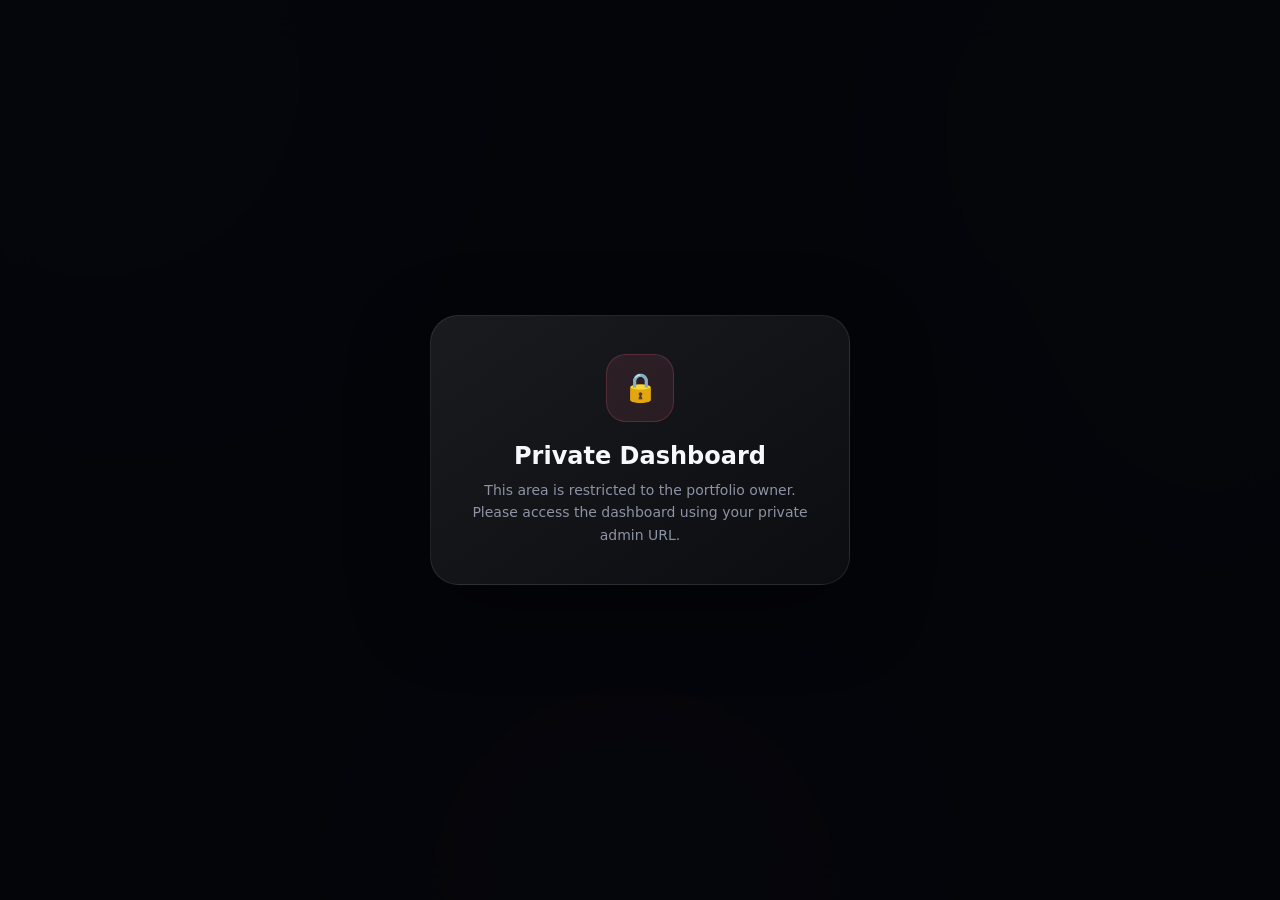
<file: admin/index.html>
<!DOCTYPE html>
<html lang="en">
<head>
    <meta charset="UTF-8">
    <meta name="viewport" content="width=device-width, initial-scale=1.0">
    <meta name="robots" content="noindex, nofollow, noarchive">
    <title>Kurt Allen | ADMIN: Web Analytics</title>

    <link rel="icon" type="image/png" href="favicon.png">

    <style>

        *, *::before, *::after { box-sizing: border-box; margin: 0; padding: 0; }

        :root {
            --bg: #05060a;
            --bg-soft: #090b12;
            --glass: rgba(255, 255, 255, 0.055);
            --glass-strong: rgba(255, 255, 255, 0.085);
            --border: rgba(255, 255, 255, 0.09);
            --border-hover: rgba(255, 255, 255, 0.16);
            --text: #f7f8fb;
            --muted: #8d93a4;
            --muted-light: #b6bbc8;
            --accent: #8b5cf6;
            --accent-2: #6366f1;
            --cyan: #22d3ee;
            --green: #34d399;
            --yellow: #fbbf24;
            --red: #fb7185;
            --shadow: 0 24px 80px rgba(0, 0, 0, 0.42);
            --radius: 22px;
            --radius-small: 14px;
        }

        html { scroll-behavior: smooth; }

        body {
            min-height: 100vh;
            background:
                radial-gradient(circle at 10% 10%, rgba(99, 102, 241, 0.15), transparent 30%),
                radial-gradient(circle at 90% 15%, rgba(34, 211, 238, 0.09), transparent 28%),
                radial-gradient(circle at 50% 100%, rgba(139, 92, 246, 0.12), transparent 35%),
                var(--bg);
            color: var(--text);
            font-family: Inter, ui-sans-serif, system-ui, -apple-system, BlinkMacSystemFont, "Segoe UI", sans-serif;
            overflow-x: hidden;
        }

        body::before {
            content: ""; position: fixed; inset: 0; pointer-events: none; opacity: 0.025;
            background-image: url("data:image/svg+xml,%3Csvg viewBox='0 0 160 160' xmlns='http://www.w3.org/2000/svg'%3E%3Cfilter id='n'%3E%3CfeTurbulence type='fractalNoise' baseFrequency='.9' numOctaves='3' stitchTiles='stitch'/%3E%3C/filter%3E%3Crect width='100%25' height='100%25' filter='url(%23n)' opacity='.8'/%3E%3C/svg%3E");
            z-index: 9999;
        }

        a { color: inherit; text-decoration: none; }
        button { font: inherit; }

        .orb { position: fixed; border-radius: 999px; filter: blur(90px); pointer-events: none; z-index: -1; opacity: 0.25; }
        .orb.one { width: 340px; height: 340px; background: rgba(99, 102, 241, 0.45); top: -120px; left: -120px; }
        .orb.two { width: 300px; height: 300px; background: rgba(34, 211, 238, 0.25); right: -100px; top: 30%; }
        .orb.three { width: 360px; height: 360px; background: rgba(139, 92, 246, 0.3); bottom: -160px; left: 35%; }

        #accessDenied {
            position: fixed; inset: 0; display: none; align-items: center; justify-content: center; padding: 24px;
            background: rgba(5, 6, 10, 0.94); backdrop-filter: blur(20px); -webkit-backdrop-filter: blur(20px); z-index: 10000;
        }

        .lock-card {
            width: min(420px, 100%); padding: 38px; border: 1px solid var(--border); border-radius: 28px;
            background: linear-gradient(145deg, rgba(255,255,255,.09), rgba(255,255,255,.035)); box-shadow: var(--shadow); text-align: center;
        }
        .lock-icon { width: 68px; height: 68px; margin: 0 auto 20px; display: grid; place-items: center; border-radius: 20px; background: rgba(251,113,133,.1); border: 1px solid rgba(251,113,133,.2); font-size: 28px; }
        .lock-card h1 { font-size: 24px; margin-bottom: 9px; }
        .lock-card p { color: var(--muted); line-height: 1.6; font-size: 14px; }

        .app { width: min(1440px, calc(100% - 40px)); margin: 0 auto; padding: 32px 0 70px; }

        .header { display: flex; align-items: center; justify-content: space-between; gap: 20px; margin-bottom: 28px; flex-wrap: wrap; }
        .brand { display: flex; align-items: center; gap: 15px; }
        .brand-mark { width: 48px; height: 48px; display: grid; place-items: center; border-radius: 100%; box-shadow: 0 10px 30px rgba(99,102,241,.25); font-weight: 800; }
        .brand-mark img { width: inherit; height: inherit; border-radius: 100%; }
        .brand-text h1 { font-size: 19px; letter-spacing: -0.03em; }
        .brand-text p { color: var(--muted); font-size: 12px; margin-top: 2px; }

        .header-actions { display: flex; align-items: center; gap: 10px; flex-wrap: wrap; }
        .status-pill { display: flex; align-items: center; gap: 8px; padding: 9px 13px; border-radius: 999px; border: 1px solid rgba(52,211,153,.16); background: rgba(52,211,153,.07); color: #8ff0c9; font-size: 12px; font-weight: 600; }
        .status-dot { width: 7px; height: 7px; border-radius: 50%; background: var(--green); box-shadow: 0 0 12px var(--green); animation: pulse 2s infinite; }
        @keyframes pulse { 0%, 100% { opacity: 1; transform: scale(1); } 50% { opacity: .45; transform: scale(.75); } }

        .btn {
            border: 0; cursor: pointer; padding: 10px 15px; border-radius: 12px; color: var(--text);
            background: rgba(255,255,255,.06); border: 1px solid var(--border); transition: .2s ease; font-size: 13px;
            display: inline-flex; align-items: center; justify-content: center; gap: 8px;
        }
        .btn:hover { background: rgba(255,255,255,.1); border-color: var(--border-hover); transform: translateY(-1px); }
        .btn.primary { background: linear-gradient(135deg, var(--accent), var(--accent-2)); border-color: transparent; box-shadow: 0 8px 24px rgba(99,102,241,.2); }
        .btn.primary:hover { box-shadow: 0 12px 30px rgba(99,102,241,.3); }
        .btn:disabled { opacity: .5; cursor: not-allowed; transform: none; }

        select.btn { appearance: none; -webkit-appearance: none; padding-right: 30px;
            background-image: url("data:image/svg+xml,%3Csvg xmlns='http://www.w3.org/2000/svg' width='10' height='6'%3E%3Cpath d='M0 0l5 6 5-6z' fill='%238d93a4'/%3E%3C/svg%3E");
            background-repeat: no-repeat; background-position: right 12px center; }

        .hero {
            padding: 30px; border-radius: var(--radius); border: 1px solid var(--border);
            background: linear-gradient(135deg, rgba(255,255,255,.075), rgba(255,255,255,.025));
            backdrop-filter: blur(24px); -webkit-backdrop-filter: blur(24px); box-shadow: var(--shadow);
            margin-bottom: 20px; position: relative; overflow: hidden;
        }
        .hero::after { content: ""; position: absolute; width: 300px; height: 300px; right: -100px; top: -160px; border-radius: 50%;
            background: radial-gradient(circle, rgba(139,92,246,.22), transparent 70%); pointer-events: none; }
        .hero-content { position: relative; z-index: 1; display: flex; align-items: flex-end; justify-content: space-between; gap: 30px; flex-wrap: wrap; }
        .eyebrow { display: inline-flex; align-items: center; gap: 8px; color: #aeb6ff; font-size: 11px; font-weight: 700; letter-spacing: .12em; text-transform: uppercase; margin-bottom: 10px; }
        .hero h2 { font-size: clamp(28px, 4vw, 46px); line-height: 1.05; letter-spacing: -.05em; max-width: 700px; }
        .hero h2 span { background: linear-gradient(90deg, #fff, #a5b4fc, #67e8f9); -webkit-background-clip: text; background-clip: text; color: transparent; }
        .hero-description { margin-top: 12px; max-width: 620px; color: var(--muted); line-height: 1.7; font-size: 14px; }
        .updated { color: var(--muted); font-size: 11px; white-space: nowrap; }

        .owner-panel {
            margin-bottom: 20px; padding: 20px 22px; border-radius: var(--radius); border: 1px solid rgba(99,102,241,.18);
            background: linear-gradient(135deg, rgba(99,102,241,.09), rgba(255,255,255,.035));
            backdrop-filter: blur(22px); -webkit-backdrop-filter: blur(22px);
            display: flex; align-items: center; justify-content: space-between; gap: 20px; flex-wrap: wrap;
        }
        .owner-info { display: flex; align-items: center; gap: 15px; }
        .owner-icon { width: 46px; height: 46px; display: grid; place-items: center; border-radius: 14px; background: rgba(99,102,241,.12); border: 1px solid rgba(99,102,241,.2); font-size: 20px; }
        .owner-info h3 { font-size: 14px; margin-bottom: 4px; }
        .owner-info p { color: var(--muted); font-size: 12px; line-height: 1.5; }
        .owner-controls { display: flex; align-items: center; gap: 12px; }
        .owner-state { min-width: 76px; text-align: center; font-size: 11px; font-weight: 800; letter-spacing: .08em; text-transform: uppercase; color: var(--muted); }
        .owner-state.active { color: var(--green); }
        .toggle { width: 58px; height: 32px; border-radius: 999px; border: 1px solid var(--border); background: rgba(255,255,255,.08); cursor: pointer; padding: 3px; transition: .25s ease; }
        .toggle span { display: block; width: 24px; height: 24px; border-radius: 50%; background: #858a99; transition: .25s ease; box-shadow: 0 3px 10px rgba(0,0,0,.3); }
        .toggle.active { background: rgba(52,211,153,.16); border-color: rgba(52,211,153,.35); }
        .toggle.active span { transform: translateX(26px); background: var(--green); box-shadow: 0 0 16px rgba(52,211,153,.4); }

        /* =========================================================
           TABS
           ========================================================= */

        .tabs { display: flex; gap: 6px; margin-bottom: 20px; overflow-x: auto; padding-bottom: 4px; }
        .tab-btn {
            border: 1px solid var(--border); background: rgba(255,255,255,.03); color: var(--muted-light);
            padding: 10px 16px; border-radius: 12px; font-size: 13px; font-weight: 600; cursor: pointer; white-space: nowrap; transition: .2s ease;
        }
        .tab-btn:hover { background: rgba(255,255,255,.07); color: var(--text); }
        .tab-btn.active { background: linear-gradient(135deg, var(--accent), var(--accent-2)); border-color: transparent; color: #fff; }
        .tab-panel { display: none; }
        .tab-panel.active { display: block; }

        .filter-bar { display: flex; align-items: center; gap: 10px; margin-bottom: 18px; flex-wrap: wrap; }
        .filter-bar input[type="text"] {
            background: rgba(255,255,255,.05); border: 1px solid var(--border); color: var(--text);
            padding: 10px 13px; border-radius: 12px; font-size: 13px; min-width: 200px;
        }
        .filter-bar input[type="text"]::placeholder { color: var(--muted); }

        /* =========================================================
           STATS GRID
           ========================================================= */

        .stats-grid { display: grid; grid-template-columns: repeat(4, 1fr); gap: 14px; margin-bottom: 20px; }
        .stat-card {
            position: relative; min-height: 145px; padding: 22px; border-radius: var(--radius); border: 1px solid var(--border);
            background: linear-gradient(145deg, rgba(255,255,255,.07), rgba(255,255,255,.025));
            backdrop-filter: blur(20px); -webkit-backdrop-filter: blur(20px); overflow: hidden; transition: .25s ease;
        }
        .stat-card:hover { transform: translateY(-3px); border-color: var(--border-hover); box-shadow: 0 18px 50px rgba(0,0,0,.25); }
        .stat-card::before { content: ""; position: absolute; width: 110px; height: 110px; right: -45px; bottom: -45px; border-radius: 50%; background: var(--stat-glow); filter: blur(40px); opacity: .55; }
        .stat-top { display: flex; align-items: center; justify-content: space-between; }
        .stat-label { color: var(--muted); font-size: 12px; font-weight: 600; }
        .stat-icon { width: 34px; height: 34px; display: grid; place-items: center; border-radius: 10px; background: rgba(255,255,255,.05); border: 1px solid var(--border); font-size: 14px; }
        .stat-value { margin-top: 18px; font-size: clamp(26px, 3.4vw, 36px); line-height: 1; letter-spacing: -.05em; font-weight: 750; }
        .stat-sub { margin-top: 9px; color: var(--muted); font-size: 11px; }

        .purple { --stat-glow: rgba(139,92,246,.35); }
        .blue { --stat-glow: rgba(59,130,246,.35); }
        .cyan { --stat-glow: rgba(34,211,238,.35); }
        .green { --stat-glow: rgba(52,211,153,.35); }
        .yellow { --stat-glow: rgba(251,191,36,.35); }
        .red { --stat-glow: rgba(251,113,133,.35); }

        /* =========================================================
           MAIN GRID / PANEL
           ========================================================= */

        .main-grid { display: grid; grid-template-columns: minmax(0, 1.6fr) minmax(320px, .9fr); gap: 20px; margin-bottom: 20px; }
        .panel { border: 1px solid var(--border); border-radius: var(--radius); background: linear-gradient(145deg, rgba(255,255,255,.065), rgba(255,255,255,.022)); backdrop-filter: blur(22px); -webkit-backdrop-filter: blur(22px); overflow: hidden; margin-bottom: 20px; }
        .panel-header { padding: 20px 22px; border-bottom: 1px solid var(--border); display: flex; align-items: center; justify-content: space-between; gap: 15px; flex-wrap: wrap; }
        .panel-title { font-size: 14px; font-weight: 700; }
        .panel-subtitle { margin-top: 3px; color: var(--muted); font-size: 11px; }
        .panel-body { padding: 22px; }

        .chart-wrap { height: 280px; position: relative; }
        canvas.chart-canvas { width: 100%; height: 100%; display: block; }
        .chart-labels { display: flex; justify-content: space-between; color: var(--muted); font-size: 10px; margin-top: 7px; }

        .insight { padding: 18px; border: 1px solid var(--border); border-radius: 16px; background: rgba(255,255,255,.035); margin-bottom: 12px; }
        .insight:last-child { margin-bottom: 0; }
        .insight-label { color: var(--muted); font-size: 10px; text-transform: uppercase; letter-spacing: .08em; font-weight: 700; }
        .insight-value { margin-top: 8px; font-size: 20px; font-weight: 700; letter-spacing: -.03em; }
        .insight-detail { margin-top: 4px; color: var(--muted); font-size: 11px; }

        .top-list { display: flex; flex-direction: column; gap: 8px; }
        .visitor-row { display: grid; grid-template-columns: 36px minmax(0, 1fr) auto; align-items: center; gap: 12px; padding: 11px; border: 1px solid transparent; border-radius: 13px; transition: .2s ease; }
        .visitor-row:hover { background: rgba(255,255,255,.035); border-color: var(--border); }
        .visitor-rank { width: 34px; height: 34px; display: grid; place-items: center; border-radius: 10px; background: rgba(255,255,255,.055); color: var(--muted-light); font-size: 11px; font-weight: 800; }
        .visitor-main { min-width: 0; }
        .visitor-id { font-family: ui-monospace, SFMono-Regular, Menlo, Monaco, Consolas, monospace; font-size: 11px; overflow: hidden; text-overflow: ellipsis; white-space: nowrap; }
        .visitor-date { color: var(--muted); font-size: 10px; margin-top: 3px; }
        .visitor-count { text-align: right; }
        .visitor-count strong { display: block; font-size: 14px; }
        .visitor-count span { color: var(--muted); font-size: 9px; }

        .secondary-grid { display: grid; grid-template-columns: 1fr 1fr; gap: 20px; }

        /* =========================================================
           BAR ROWS (countries / devices / pages etc.)
           ========================================================= */

        .bar-list { display: flex; flex-direction: column; gap: 10px; }
        .bar-row { display: grid; grid-template-columns: minmax(0,1fr) 220px 60px; align-items: center; gap: 14px; }
        .bar-row-label { font-size: 12.5px; overflow: hidden; text-overflow: ellipsis; white-space: nowrap; }
        .bar-row-label small { display: block; color: var(--muted); font-size: 10.5px; margin-top: 2px; }
        .bar-track { height: 8px; border-radius: 99px; background: rgba(255,255,255,.05); overflow: hidden; }
        .bar-fill { height: 100%; border-radius: 99px; background: linear-gradient(90deg, var(--accent-2), var(--cyan)); }
        .bar-row-value { text-align: right; font-size: 12px; color: var(--muted-light); font-variant-numeric: tabular-nums; }

        .badge { display: inline-block; padding: 3px 9px; border-radius: 999px; font-size: 10px; font-weight: 700; letter-spacing: .03em; }
        .badge.live { background: rgba(52,211,153,.12); color: #8ff0c9; border: 1px solid rgba(52,211,153,.25); }
        .badge.flag { background: rgba(251,113,133,.12); color: #ffb3c0; border: 1px solid rgba(251,113,133,.25); }

        /* =========================================================
           TABLE
           ========================================================= */

        .table-wrap { overflow-x: auto; }
        table.data-table { width: 100%; border-collapse: collapse; font-size: 12.5px; min-width: 760px; }
        table.data-table th { text-align: left; padding: 10px 12px; color: var(--muted); font-size: 10.5px; text-transform: uppercase; letter-spacing: .05em; border-bottom: 1px solid var(--border); cursor: pointer; user-select: none; white-space: nowrap; }
        table.data-table th:hover { color: var(--text); }
        table.data-table td { padding: 11px 12px; border-bottom: 1px solid rgba(255,255,255,.04); white-space: nowrap; }
        table.data-table tbody tr { cursor: pointer; transition: .15s ease; }
        table.data-table tbody tr:hover { background: rgba(255,255,255,.035); }
        .mono { font-family: ui-monospace, SFMono-Regular, Menlo, Monaco, Consolas, monospace; font-size: 11px; }

        .pagination { display: flex; align-items: center; justify-content: space-between; gap: 12px; margin-top: 16px; flex-wrap: wrap; }
        .pagination-info { color: var(--muted); font-size: 11.5px; }

        /* =========================================================
           MODAL (session detail)
           ========================================================= */

        #detailModal { position: fixed; inset: 0; z-index: 10500; display: none; align-items: center; justify-content: center; padding: 20px; background: rgba(5,6,10,.72); backdrop-filter: blur(10px); }
        #detailModal.open { display: flex; }
        .modal-card { width: min(640px, 100%); max-height: 85vh; overflow-y: auto; border-radius: 24px; border: 1px solid var(--border); background: linear-gradient(160deg, rgba(15,17,25,.97), rgba(9,11,18,.98)); box-shadow: var(--shadow); padding: 26px; }
        .modal-header { display: flex; align-items: flex-start; justify-content: space-between; gap: 15px; margin-bottom: 18px; }
        .modal-header h3 { font-size: 17px; }
        .modal-close { border: 1px solid var(--border); background: rgba(255,255,255,.05); color: var(--muted-light); width: 32px; height: 32px; border-radius: 10px; cursor: pointer; font-size: 16px; }
        .detail-grid { display: grid; grid-template-columns: 1fr 1fr; gap: 10px; margin-bottom: 18px; }
        .detail-item { padding: 12px 13px; border: 1px solid var(--border); border-radius: 13px; background: rgba(255,255,255,.03); }
        .detail-item label { display: block; color: var(--muted); font-size: 9.5px; text-transform: uppercase; letter-spacing: .06em; margin-bottom: 5px; }
        .detail-item div { font-size: 12.5px; word-break: break-word; }
        .timeline { display: flex; flex-direction: column; gap: 2px; border-left: 2px solid var(--border); padding-left: 16px; margin-left: 4px; }
        .timeline-item { position: relative; padding: 9px 0; font-size: 12px; }
        .timeline-item::before { content: ""; position: absolute; left: -21px; top: 15px; width: 8px; height: 8px; border-radius: 50%; background: var(--accent); }
        .timeline-time { color: var(--muted); font-size: 10.5px; }

        .skeleton { background: linear-gradient(90deg, rgba(255,255,255,.04), rgba(255,255,255,.09), rgba(255,255,255,.04)); background-size: 200% 100%; animation: skeleton 1.4s infinite; border-radius: 8px; }
        @keyframes skeleton { from { background-position: 200% 0; } to { background-position: -200% 0; } }

        #toastContainer { position: fixed; right: 20px; bottom: 20px; z-index: 11000; display: flex; flex-direction: column; gap: 10px; pointer-events: none; }
        .toast { min-width: 270px; max-width: 360px; padding: 14px 16px; border: 1px solid var(--border); border-radius: 14px; background: rgba(15,17,25,.88); backdrop-filter: blur(20px); -webkit-backdrop-filter: blur(20px); box-shadow: var(--shadow); font-size: 12px; display: flex; align-items: center; gap: 10px; animation: toastIn .3s ease; }
        .toast.success { border-color: rgba(52,211,153,.25); }
        .toast.error { border-color: rgba(251,113,133,.25); }
        @keyframes toastIn { from { opacity: 0; transform: translateY(10px); } to { opacity: 1; transform: translateY(0); } }

        .empty { padding: 35px 15px; text-align: center; color: var(--muted); font-size: 12px; }

        #loading { position: fixed; inset: 0; display: flex; align-items: center; justify-content: center; background: rgba(5,6,10,.86); backdrop-filter: blur(15px); -webkit-backdrop-filter: blur(15px); z-index: 9000; transition: opacity .3s ease; }
        #loading.hidden { opacity: 0; pointer-events: none; }
        .loader { width: 44px; height: 44px; border-radius: 50%; border: 3px solid rgba(255,255,255,.08); border-top-color: var(--accent); animation: spin .8s linear infinite; }
        @keyframes spin { to { transform: rotate(360deg); } }

        @media (max-width: 1100px) {
            .stats-grid { grid-template-columns: repeat(2, 1fr); }
            .main-grid { grid-template-columns: 1fr; }
            .bar-row { grid-template-columns: minmax(0,1fr) 120px 50px; }
        }

        @media (max-width: 700px) {
            .app { width: min(calc(100% - 24px), 1440px); padding-top: 16px; }
            .header { align-items: flex-start; }
            .status-pill { display: none; }
            .brand-mark { width: 42px; height: 42px; border-radius: 13px; }
            .brand-text h1 { font-size: 16px; }
            .hero { padding: 22px; }
            .hero-content { align-items: flex-start; flex-direction: column; gap: 18px; }
            .owner-panel { align-items: flex-start; flex-direction: column; }
            .owner-controls { width: 100%; justify-content: space-between; }
            .stats-grid { grid-template-columns: 1fr 1fr; gap: 10px; }
            .stat-card { min-height: 125px; padding: 17px; }
            .stat-value { margin-top: 14px; font-size: 26px; }
            .panel-header, .panel-body { padding: 17px; }
            .chart-wrap { height: 220px; }
            .secondary-grid { grid-template-columns: 1fr; }
            .detail-grid { grid-template-columns: 1fr; }
            .bar-row { grid-template-columns: minmax(0,1fr) 90px 40px; gap: 8px; }
        }

    </style>
</head>

<body>

    <div class="orb one"></div>
    <div class="orb two"></div>
    <div class="orb three"></div>

    <div id="loading"><div class="loader"></div></div>

    <div id="accessDenied">
        <div class="lock-card">
            <div class="lock-icon">🔒</div>
            <h1>Private Dashboard</h1>
            <p>This area is restricted to the portfolio owner. Please access the dashboard using your private admin URL.</p>
        </div>
    </div>

    <div id="toastContainer"></div>

    <div id="detailModal">
        <div class="modal-card">
            <div class="modal-header">
                <h3>Visitor Session</h3>
                <button class="modal-close" id="modalCloseBtn" type="button">✕</button>
            </div>
            <div id="modalBody"></div>
        </div>
    </div>

    <main class="app" id="app" style="display:none;">

        <header class="header">
            <div class="brand">
                <div class="brand-mark"><img class="logo" src="../assets/images/KurtLogo.avif" alt=""></div>
                <div class="brand-text">
                    <h1>Kurt Allen Website Analytics</h1>
                    <p>Private visitor intelligence</p>
                </div>
            </div>
            <div class="header-actions">
                <select class="btn" id="rangeSelect">
                    <option value="today">Today</option>
                    <option value="yesterday">Yesterday</option>
                    <option value="7d">Last 7 days</option>
                    <option value="30d" selected>Last 30 days</option>
                    <option value="90d">Last 90 days</option>
                    <option value="thisMonth">This month</option>
                    <option value="prevMonth">Previous month</option>
                </select>
                <div class="status-pill"><span class="status-dot"></span>Analytics Online</div>
                <button class="btn" id="refreshBtn" type="button">↻ Refresh</button>
            </div>
        </header>

        <section class="hero">
            <div class="hero-content">
                <div>
                    <div class="eyebrow"><span>●</span>Private Control Center</div>
                    <h2>Know who is <span>watching your work.</span></h2>
                    <p class="hero-description">A private overview of my portfolio traffic, returning visitors, engagement patterns and visitor activity. Locations are approximate (IP-based) — not exact addresses.</p>
                </div>
                <div class="updated" id="updatedAt">Loading analytics…</div>
            </div>
        </section>

        <section class="owner-panel">
            <div class="owner-info">
                <div class="owner-icon">🛡️</div>
                <div>
                    <h3>Owner Mode</h3>
                    <p id="ownerDescription">When enabled, owner visits are automatically excluded from analytics.</p>
                </div>
            </div>
            <div class="owner-controls">
                <span class="owner-state" id="ownerState">OFF</span>
                <button class="toggle" id="ownerToggle" type="button" aria-label="Toggle Owner Mode" aria-pressed="false"><span></span></button>
            </div>
        </section>

        <nav class="tabs">
            <button class="tab-btn active" data-tab="overview" type="button">Overview</button>
            <button class="tab-btn" data-tab="realtime" type="button">Real-Time</button>
            <button class="tab-btn" data-tab="visitors" type="button">Visitors</button>
            <button class="tab-btn" data-tab="geography" type="button">Geography</button>
            <button class="tab-btn" data-tab="tech" type="button">Tech</button>
            <button class="tab-btn" data-tab="content" type="button">Content</button>
            <button class="tab-btn" data-tab="export" type="button">Export</button>
        </nav>

        <!-- ===================================================== OVERVIEW ===================================================== -->
        <section class="tab-panel active" id="tab-overview">

            <section class="stats-grid">
                <article class="stat-card purple"><div class="stat-top"><span class="stat-label">Unique Visitors</span><div class="stat-icon">◉</div></div><div class="stat-value" id="totalUnique">—</div><div class="stat-sub">All-time individual visitors</div></article>
                <article class="stat-card blue"><div class="stat-top"><span class="stat-label">Sessions (range)</span><div class="stat-icon">↗</div></div><div class="stat-value" id="sessionsInRange">—</div><div class="stat-sub">Within the selected date range</div></article>
                <article class="stat-card cyan"><div class="stat-top"><span class="stat-label">Page Views (range)</span><div class="stat-icon">▤</div></div><div class="stat-value" id="pageViewsInRange">—</div><div class="stat-sub">Within the selected date range</div></article>
                <article class="stat-card green"><div class="stat-top"><span class="stat-label">Returning</span><div class="stat-icon">↻</div></div><div class="stat-value" id="returningVisitors">—</div><div class="stat-sub">Visitors with 2+ sessions</div></article>
                <article class="stat-card yellow"><div class="stat-top"><span class="stat-label">Avg. Session</span><div class="stat-icon">◷</div></div><div class="stat-value" id="avgSessionDuration">—</div><div class="stat-sub">Average time on site</div></article>
                <article class="stat-card red"><div class="stat-top"><span class="stat-label">Bounce Rate</span><div class="stat-icon">⤴</div></div><div class="stat-value" id="bounceRate">—</div><div class="stat-sub">Single-page-view sessions</div></article>
                <article class="stat-card purple"><div class="stat-top"><span class="stat-label">Today</span><div class="stat-icon">☀</div></div><div class="stat-value" id="today">—</div><div class="stat-sub">Unique visitors today</div></article>
                <article class="stat-card blue"><div class="stat-top"><span class="stat-label">Live Now</span><div class="stat-icon">●</div></div><div class="stat-value" id="realtimeCount">—</div><div class="stat-sub">Active in the last 5 minutes</div></article>
            </section>

            <section class="main-grid">
                <article class="panel" style="margin-bottom:0;">
                    <div class="panel-header">
                        <div><div class="panel-title">Visitor Activity</div><div class="panel-subtitle">Unique visitors, sessions &amp; page views over the selected range</div></div>
                        <span class="status-pill" style="font-size:10px;padding:7px 10px;">LIVE DATA</span>
                    </div>
                    <div class="panel-body">
                        <div class="chart-wrap"><canvas id="visitorChart" class="chart-canvas"></canvas></div>
                        <div class="chart-labels"><span id="chartStart">—</span><span id="chartRangeLabel">RANGE</span><span id="chartEnd">—</span></div>
                    </div>
                </article>

                <article class="panel" style="margin-bottom:0;">
                    <div class="panel-header"><div><div class="panel-title">Insights</div><div class="panel-subtitle">Quick read on your traffic</div></div></div>
                    <div class="panel-body">
                        <div class="insight"><div class="insight-label">Last 7 Days</div><div class="insight-value" id="week">—</div><div class="insight-detail">Unique visitors</div></div>
                        <div class="insight"><div class="insight-label">Last 30 Days</div><div class="insight-value" id="month">—</div><div class="insight-detail">Unique visitors</div></div>
                        <div class="insight"><div class="insight-label">Daily Average</div><div class="insight-value" id="averageDaily">—</div><div class="insight-detail">Visitors per tracked day</div></div>
                        <div class="insight"><div class="insight-label">Peak Day</div><div class="insight-value" id="peakDay">—</div><div class="insight-detail" id="peakDayCount">—</div></div>
                    </div>
                </article>
            </section>

            <section class="secondary-grid">
                <article class="panel">
                    <div class="panel-header"><div><div class="panel-title">Most Frequent Visitor</div><div class="panel-subtitle">Highest visit count, all-time</div></div><span style="font-size:18px;">🏆</span></div>
                    <div class="panel-body" id="frequentVisitor"><div class="empty">Loading…</div></div>
                </article>
                <article class="panel">
                    <div class="panel-header"><div><div class="panel-title">Top Visitors</div><div class="panel-subtitle">Ranked by total visits</div></div><span style="font-size:18px;">🔥</span></div>
                    <div class="panel-body"><div class="top-list" id="topVisitors"><div class="empty">Loading…</div></div></div>
                </article>
            </section>

        </section>

        <!-- ===================================================== REAL-TIME ===================================================== -->
        <section class="tab-panel" id="tab-realtime">
            <section class="stats-grid" style="grid-template-columns:repeat(1,1fr);max-width:280px;">
                <article class="stat-card green"><div class="stat-top"><span class="stat-label">Active Now</span><div class="stat-icon">●</div></div><div class="stat-value" id="rtCount">—</div><div class="stat-sub">Active in the last 5 minutes</div></article>
            </section>
            <article class="panel">
                <div class="panel-header">
                    <div><div class="panel-title">Live Visitors</div><div class="panel-subtitle">Auto-refreshes every 15 seconds while this tab is open</div></div>
                    <span class="badge live">POLLING</span>
                </div>
                <div class="panel-body table-wrap">
                    <table class="data-table">
                        <thead><tr><th>Status</th><th>Location</th><th>Device</th><th>Browser</th><th>Page</th><th>Referrer</th><th>Last Active</th></tr></thead>
                        <tbody id="rtTableBody"><tr><td colspan="7"><div class="empty">Loading…</div></td></tr></tbody>
                    </table>
                </div>
            </article>
        </section>

        <!-- ===================================================== VISITORS ===================================================== -->
        <section class="tab-panel" id="tab-visitors">
            <div class="filter-bar">
                <input type="text" id="visitorSearch" placeholder="Search visitor, city, country, IP, page…">
                <select class="btn" id="visitorCountryFilter"><option value="">All Countries</option></select>
                <select class="btn" id="visitorDeviceFilter"><option value="">All Devices</option></select>
                <button class="btn" id="visitorFilterApply" type="button">Apply</button>
            </div>
            <article class="panel">
                <div class="panel-header"><div><div class="panel-title">Sessions</div><div class="panel-subtitle">Click a row to see the full session detail and timeline</div></div></div>
                <div class="panel-body table-wrap">
                    <table class="data-table" id="visitorsTable">
                        <thead>
                            <tr>
                                <th data-sort="lastActivity">Last Active</th>
                                <th data-sort="visitorId">Visitor</th>
                                <th data-sort="country">Location</th>
                                <th data-sort="device">Device</th>
                                <th data-sort="browser">Browser</th>
                                <th data-sort="landingPage">Landing Page</th>
                                <th data-sort="referrerDomain">Referrer</th>
                                <th data-sort="pageViews">Pages</th>
                                <th data-sort="durationSeconds">Duration</th>
                            </tr>
                        </thead>
                        <tbody id="visitorsTableBody"><tr><td colspan="9"><div class="empty">Loading…</div></td></tr></tbody>
                    </table>
                </div>
                <div class="pagination">
                    <span class="pagination-info" id="visitorsPageInfo">—</span>
                    <div style="display:flex;gap:8px;">
                        <button class="btn" id="visitorsPrevBtn" type="button">‹ Prev</button>
                        <button class="btn" id="visitorsNextBtn" type="button">Next ›</button>
                    </div>
                </div>
            </article>
        </section>

        <!-- ===================================================== GEOGRAPHY ===================================================== -->
        <section class="tab-panel" id="tab-geography">
            <article class="panel">
                <div class="panel-header"><div><div class="panel-title">Visitors by Country</div><div class="panel-subtitle">Aggregate, approximate (IP-based) — not exact locations</div></div></div>
                <div class="panel-body"><div class="bar-list" id="countryBars"><div class="empty">Loading…</div></div></div>
            </article>
            <article class="panel">
                <div class="panel-header"><div><div class="panel-title">Cities</div><div class="panel-subtitle">City-level is the finest resolution IP geolocation can offer</div></div></div>
                <div class="panel-body table-wrap">
                    <table class="data-table"><thead><tr><th>City</th><th>Region</th><th>Country</th><th>Sessions</th><th>% of Total</th></tr></thead>
                    <tbody id="citiesTableBody"><tr><td colspan="5"><div class="empty">Loading…</div></td></tr></tbody></table>
                </div>
            </article>
            <article class="panel">
                <div class="panel-header"><div><div class="panel-title">ISP / Network</div><div class="panel-subtitle">Hosting/Proxy is a basic flag from the free GeoIP tier, not full VPN/Tor detection</div></div></div>
                <div class="panel-body table-wrap">
                    <table class="data-table"><thead><tr><th>ISP</th><th>Organization</th><th>ASN</th><th>Sessions</th><th>Hosting/Proxy</th></tr></thead>
                    <tbody id="ispTableBody"><tr><td colspan="5"><div class="empty">Loading…</div></td></tr></tbody></table>
                </div>
            </article>
        </section>

        <!-- ===================================================== TECH ===================================================== -->
        <section class="tab-panel" id="tab-tech">
            <section class="secondary-grid" style="margin-bottom:20px;">
                <article class="panel" style="margin-bottom:0;">
                    <div class="panel-header"><div><div class="panel-title">Devices</div><div class="panel-subtitle">Desktop / Mobile / Tablet</div></div></div>
                    <div class="panel-body"><div class="bar-list" id="deviceBars"><div class="empty">Loading…</div></div></div>
                </article>
                <article class="panel" style="margin-bottom:0;">
                    <div class="panel-header"><div><div class="panel-title">Operating Systems</div></div></div>
                    <div class="panel-body"><div class="bar-list" id="osBars"><div class="empty">Loading…</div></div></div>
                </article>
            </section>
            <article class="panel">
                <div class="panel-header"><div><div class="panel-title">Browsers</div></div></div>
                <div class="panel-body"><div class="bar-list" id="browserBars"><div class="empty">Loading…</div></div></div>
            </article>
        </section>

        <!-- ===================================================== CONTENT ===================================================== -->
        <section class="tab-panel" id="tab-content">
            <article class="panel">
                <div class="panel-header"><div><div class="panel-title">Pages</div><div class="panel-subtitle">Page views by URL</div></div></div>
                <div class="panel-body"><div class="bar-list" id="pageBars"><div class="empty">Loading…</div></div></div>
            </article>
            <section class="secondary-grid" style="margin-bottom:20px;">
                <article class="panel" style="margin-bottom:0;">
                    <div class="panel-header"><div><div class="panel-title">Landing Pages</div><div class="panel-subtitle">Where sessions started</div></div></div>
                    <div class="panel-body"><div class="bar-list" id="entranceBars"><div class="empty">Loading…</div></div></div>
                </article>
                <article class="panel" style="margin-bottom:0;">
                    <div class="panel-header"><div><div class="panel-title">Exit Pages</div><div class="panel-subtitle">Last page seen per session</div></div></div>
                    <div class="panel-body"><div class="bar-list" id="exitBars"><div class="empty">Loading…</div></div></div>
                </article>
            </section>
            <article class="panel">
                <div class="panel-header"><div><div class="panel-title">Traffic Sources</div></div></div>
                <div class="panel-body"><div class="bar-list" id="sourceBars"><div class="empty">Loading…</div></div></div>
            </article>
            <article class="panel">
                <div class="panel-header"><div><div class="panel-title">Referrers</div></div></div>
                <div class="panel-body"><div class="bar-list" id="referrerBars"><div class="empty">Loading…</div></div></div>
            </article>
        </section>

        <!-- ===================================================== EXPORT ===================================================== -->
        <section class="tab-panel" id="tab-export">
            <article class="panel">
                <div class="panel-header"><div><div class="panel-title">Export Data</div><div class="panel-subtitle">Exports respect the date range selected at the top of the page</div></div></div>
                <div class="panel-body" style="display:flex;flex-direction:column;gap:14px;">
                    <div class="insight">
                        <div class="insight-label">Visitors</div>
                        <div class="insight-detail" style="margin-top:8px;">One row per unique visitor, all-time totals.</div>
                        <div style="display:flex;gap:10px;margin-top:12px;">
                            <button class="btn" data-export="visitors" data-format="csv" type="button">Download CSV</button>
                            <button class="btn" data-export="visitors" data-format="json" type="button">Download JSON</button>
                        </div>
                    </div>
                    <div class="insight">
                        <div class="insight-label">Sessions</div>
                        <div class="insight-detail" style="margin-top:8px;">One row per session, within the selected date range.</div>
                        <div style="display:flex;gap:10px;margin-top:12px;">
                            <button class="btn" data-export="sessions" data-format="csv" type="button">Download CSV</button>
                            <button class="btn" data-export="sessions" data-format="json" type="button">Download JSON</button>
                        </div>
                    </div>
                    <div class="insight">
                        <div class="insight-label">Page Views</div>
                        <div class="insight-detail" style="margin-top:8px;">One row per page view, within the selected date range.</div>
                        <div style="display:flex;gap:10px;margin-top:12px;">
                            <button class="btn" data-export="pageviews" data-format="csv" type="button">Download CSV</button>
                            <button class="btn" data-export="pageviews" data-format="json" type="button">Download JSON</button>
                        </div>
                    </div>
                </div>
            </article>
        </section>

    </main>

    <script>

        /* =========================================================
           CONFIGURATION
           ========================================================= */

        const ANALYTICS_URL = 'https://script.google.com/macros/s/AKfycbwXJZxD23OB_f8GUi7iGfXsizRpS4OL7gtj35GFejw6BPcvFFFDXOJRcruElRlj0rw/exec';
        const OWNER_TOKEN_KEY = 'portfolio_owner_token';
        const REALTIME_POLL_MS = 15000;

        const app = document.getElementById('app');
        const loading = document.getElementById('loading');
        const accessDenied = document.getElementById('accessDenied');
        const refreshBtn = document.getElementById('refreshBtn');
        const rangeSelect = document.getElementById('rangeSelect');
        const ownerToggle = document.getElementById('ownerToggle');
        const ownerState = document.getElementById('ownerState');
        const ownerDescription = document.getElementById('ownerDescription');

        const params = new URLSearchParams(window.location.search);
        const ADMIN_KEY = params.get('key') || '';

        let realtimeTimer = null;
        let visitorsState = { page: 1, pageSize: 20, sortBy: 'lastActivity', sortDir: 'desc' };

        /* =========================================================
           HELPERS
           ========================================================= */

        function getOwnerToken() { try { return localStorage.getItem(OWNER_TOKEN_KEY) || ''; } catch (e) { return ''; } }
        function setOwnerToken(t) { try { localStorage.setItem(OWNER_TOKEN_KEY, t); return true; } catch (e) { return false; } }
        function removeOwnerToken() { try { localStorage.removeItem(OWNER_TOKEN_KEY); } catch (e) { } }

        function escapeHTML(value) {
            const div = document.createElement('div');
            div.textContent = value == null ? '' : String(value);
            return div.innerHTML;
        }

        function formatNumber(value) { return (Number(value) || 0).toLocaleString(); }

        function formatDuration(seconds) {
            const s = Number(seconds) || 0;
            if (s < 60) return s + 's';
            const m = Math.floor(s / 60);
            const rem = s % 60;
            if (m < 60) return m + 'm ' + rem + 's';
            const h = Math.floor(m / 60);
            return h + 'h ' + (m % 60) + 'm';
        }

        function shortVisitorId(id) {
            if (!id) return 'Unknown visitor';
            const text = String(id);
            return text.length <= 24 ? text : text.substring(0, 10) + '…' + text.substring(text.length - 8);
        }

        function shortDate(value) {
            if (!value) return '—';
            const date = new Date(value);
            if (Number.isNaN(date.getTime())) return String(value);
            return date.toLocaleDateString(undefined, { month: 'short', day: 'numeric' });
        }

        function toast(message, type = 'success') {
            const container = document.getElementById('toastContainer');
            const item = document.createElement('div');
            item.className = `toast ${type}`;
            const icon = type === 'success' ? '✓' : '⚠';
            item.innerHTML = `<strong>${icon}</strong><span>${escapeHTML(message)}</span>`;
            container.appendChild(item);
            setTimeout(() => {
                item.style.opacity = '0';
                item.style.transform = 'translateY(10px)';
                setTimeout(() => item.remove(), 250);
            }, 3500);
        }

        function barRow(label, sub, value, max, extra) {
            const pct = max > 0 ? Math.max(2, Math.round((value / max) * 100)) : 0;
            return `
                <div class="bar-row">
                    <div class="bar-row-label">${escapeHTML(label)}${sub ? `<small>${escapeHTML(sub)}</small>` : ''}</div>
                    <div class="bar-track"><div class="bar-fill" style="width:${pct}%;"></div></div>
                    <div class="bar-row-value">${extra != null ? escapeHTML(String(extra)) : formatNumber(value)}</div>
                </div>`;
        }

        /* =========================================================
           API
           ========================================================= */

        async function apiRequest(action, extra = {}) {
            const url = new URL(ANALYTICS_URL);
            url.searchParams.set('action', action);
            url.searchParams.set('key', ADMIN_KEY);
            url.searchParams.set('range', rangeSelect.value);
            Object.entries(extra).forEach(([k, v]) => { if (v !== undefined && v !== null && v !== '') url.searchParams.set(k, v); });

            const response = await fetch(url.toString(), { method: 'GET', mode: 'cors', cache: 'no-store' });
            if (!response.ok) throw new Error(`HTTP ${response.status}`);
            return response.json();
        }

        /* =========================================================
           AUTH
           ========================================================= */

        async function verifyAdmin() {
            if (!ADMIN_KEY) { denyAccess(); return false; }
            try {
                const result = await apiRequest('analytics');
                if (!result || result.success !== true) { denyAccess(); return false; }
                app.style.display = 'block';
                accessDenied.style.display = 'none';
                return true;
            } catch (error) {
                console.error('Admin verification failed:', error);
                denyAccess();
                return false;
            }
        }

        function denyAccess() {
            loading.classList.add('hidden');
            app.style.display = 'none';
            accessDenied.style.display = 'flex';
        }

        /* =========================================================
           TABS
           ========================================================= */

        document.querySelectorAll('.tab-btn').forEach(btn => {
            btn.addEventListener('click', () => {
                document.querySelectorAll('.tab-btn').forEach(b => b.classList.remove('active'));
                document.querySelectorAll('.tab-panel').forEach(p => p.classList.remove('active'));
                btn.classList.add('active');
                document.getElementById('tab-' + btn.dataset.tab).classList.add('active');
                loadTab(btn.dataset.tab);
            });
        });

        const tabLoaded = {};

        function loadTab(tab) {
            if (tab === 'overview') { loadOverview(); return; }
            if (tab === 'realtime') { loadRealtime(); startRealtimePolling(); return; }
            stopRealtimePolling();
            if (tab === 'visitors') { loadVisitors(); return; }
            if (tab === 'geography') { loadGeography(); return; }
            if (tab === 'tech') { loadTech(); return; }
            if (tab === 'content') { loadContent(); return; }
        }

        /* =========================================================
           OVERVIEW
           ========================================================= */

        async function loadOverview(showToast = false) {
            try {
                const result = await apiRequest('analytics');
                if (!result || result.success !== true || !result.data) throw new Error(result?.error || 'Unable to load analytics.');
                renderOverview(result.data);
                if (showToast) toast('Analytics refreshed.');
            } catch (error) {
                console.error(error);
                toast('Could not load analytics.', 'error');
            }
        }

        function renderOverview(data) {

            document.getElementById('totalUnique').textContent = formatNumber(data.totalUnique);
            document.getElementById('sessionsInRange').textContent = formatNumber(data.sessionsInRange);
            document.getElementById('pageViewsInRange').textContent = formatNumber(data.pageViewsInRange);
            document.getElementById('returningVisitors').textContent = formatNumber(data.returningVisitors);
            document.getElementById('avgSessionDuration').textContent = formatDuration(data.avgSessionDurationSeconds);
            document.getElementById('bounceRate').textContent = (data.bounceRate || 0) + '%';
            document.getElementById('today').textContent = formatNumber(data.today);
            document.getElementById('realtimeCount').textContent = formatNumber(data.realtimeCount);
            document.getElementById('week').textContent = formatNumber(data.week);
            document.getElementById('month').textContent = formatNumber(data.month);
            document.getElementById('averageDaily').textContent = Number(data.averageDaily || 0).toFixed(1);

            if (data.peakDay) {
                document.getElementById('peakDay').textContent = shortDate(data.peakDay.date);
                document.getElementById('peakDayCount').textContent = `${formatNumber(data.peakDay.visitors)} unique visitors`;
            } else {
                document.getElementById('peakDay').textContent = '—';
                document.getElementById('peakDayCount').textContent = 'No data yet';
            }

            document.getElementById('updatedAt').textContent = data.generatedAt ? `Updated ${data.generatedAt}` : 'Analytics loaded';

            renderFrequentVisitor(data.mostFrequentVisitor);
            renderTopVisitors(data.topVisitors || []);
            window.__chartData = data.chart || [];
            drawLineChart(data.chart || []);
        }

        function renderFrequentVisitor(visitor) {
            const container = document.getElementById('frequentVisitor');
            if (!visitor) { container.innerHTML = `<div class="empty">No visitor data available yet.</div>`; return; }
            container.innerHTML = `
                <div class="insight">
                    <div class="insight-label">#1 Most Active</div>
                    <div class="insight-value" style="font-family:ui-monospace,monospace;font-size:16px;word-break:break-all;">${escapeHTML(shortVisitorId(visitor.id))}</div>
                    <div class="insight-detail">${formatNumber(visitor.visits)} total visits${visitor.country ? ' · ' + escapeHTML(visitor.country) : ''}</div>
                </div>
                <div style="display:grid;grid-template-columns:1fr 1fr;gap:10px;">
                    <div class="insight"><div class="insight-label">First Seen</div><div style="margin-top:7px;font-size:12px;font-weight:600;">${escapeHTML(visitor.firstSeen || '—')}</div></div>
                    <div class="insight"><div class="insight-label">Last Seen</div><div style="margin-top:7px;font-size:12px;font-weight:600;">${escapeHTML(visitor.lastSeen || '—')}</div></div>
                </div>`;
        }

        function renderTopVisitors(visitors) {
            const container = document.getElementById('topVisitors');
            if (!visitors.length) { container.innerHTML = `<div class="empty">No visitor data available yet.</div>`; return; }
            container.innerHTML = visitors.map((visitor, index) => `
                <div class="visitor-row">
                    <div class="visitor-rank">${index + 1}</div>
                    <div class="visitor-main">
                        <div class="visitor-id" title="${escapeHTML(visitor.id)}">${escapeHTML(shortVisitorId(visitor.id))}</div>
                        <div class="visitor-date">Last seen: ${escapeHTML(visitor.lastSeen || '—')}${visitor.country ? ' · ' + escapeHTML(visitor.country) : ''}</div>
                    </div>
                    <div class="visitor-count"><strong>${formatNumber(visitor.visits)}</strong><span>visits</span></div>
                </div>`).join('');
        }

        function drawLineChart(chartData) {
            const canvas = document.getElementById('visitorChart');
            const parent = canvas.parentElement;
            const width = parent.clientWidth, height = parent.clientHeight;
            const dpr = window.devicePixelRatio || 1;
            canvas.width = width * dpr; canvas.height = height * dpr;
            canvas.style.width = width + 'px'; canvas.style.height = height + 'px';
            const ctx = canvas.getContext('2d');
            ctx.scale(dpr, dpr);
            ctx.clearRect(0, 0, width, height);
            if (!chartData.length) return;

            const values = chartData.map(i => Number(i.visitors) || 0);
            const max = Math.max(...values, 1);
            const padding = { top: 20, right: 8, bottom: 18, left: 8 };
            const chartWidth = width - padding.left - padding.right;
            const chartHeight = height - padding.top - padding.bottom;

            ctx.lineWidth = 1; ctx.strokeStyle = 'rgba(255,255,255,.055)';
            for (let i = 0; i <= 4; i++) {
                const y = padding.top + (chartHeight * i / 4);
                ctx.beginPath(); ctx.moveTo(padding.left, y); ctx.lineTo(width - padding.right, y); ctx.stroke();
            }

            const points = chartData.map((item, index) => {
                const x = padding.left + (chartWidth * index / Math.max(chartData.length - 1, 1));
                const y = padding.top + chartHeight - ((Number(item.visitors) || 0) / max) * chartHeight;
                return { x, y };
            });

            const gradient = ctx.createLinearGradient(0, padding.top, 0, height);
            gradient.addColorStop(0, 'rgba(99,102,241,.28)'); gradient.addColorStop(1, 'rgba(99,102,241,0)');

            function pathThrough(points) {
                ctx.beginPath();
                points.forEach((point, index) => {
                    if (index === 0) { ctx.moveTo(point.x, point.y); return; }
                    const previous = points[index - 1];
                    const controlX = (previous.x + point.x) / 2;
                    ctx.bezierCurveTo(controlX, previous.y, controlX, point.y, point.x, point.y);
                });
            }

            pathThrough(points);
            ctx.lineTo(points[points.length - 1].x, height - padding.bottom);
            ctx.lineTo(points[0].x, height - padding.bottom);
            ctx.closePath();
            ctx.fillStyle = gradient; ctx.fill();

            pathThrough(points);
            ctx.strokeStyle = '#818cf8'; ctx.lineWidth = 2.5; ctx.lineJoin = 'round'; ctx.lineCap = 'round'; ctx.stroke();

            const last = points[points.length - 1];
            ctx.beginPath(); ctx.arc(last.x, last.y, 4, 0, Math.PI * 2);
            ctx.fillStyle = '#a5b4fc'; ctx.shadowColor = 'rgba(129,140,248,.8)'; ctx.shadowBlur = 12; ctx.fill(); ctx.shadowBlur = 0;

            if (chartData.length) {
                document.getElementById('chartStart').textContent = shortDate(chartData[0].date);
                document.getElementById('chartEnd').textContent = shortDate(chartData[chartData.length - 1].date);
            }
        }

        /* =========================================================
           REAL-TIME
           ========================================================= */

        async function loadRealtime() {
            try {
                const result = await apiRequest('realtime');
                if (!result || result.success !== true) throw new Error('Unable to load real-time data.');
                renderRealtime(result.data);
            } catch (error) {
                console.error(error);
            }
        }

        function renderRealtime(data) {
            document.getElementById('rtCount').textContent = formatNumber(data.count);
            document.getElementById('realtimeCount').textContent = formatNumber(data.count);
            const body = document.getElementById('rtTableBody');
            if (!data.visitors.length) { body.innerHTML = `<tr><td colspan="7"><div class="empty">No active visitors right now.</div></td></tr>`; return; }
            body.innerHTML = data.visitors.map(v => `
                <tr>
                    <td><span class="badge live">● LIVE</span></td>
                    <td>${escapeHTML(v.city || 'Unknown')}${v.country ? ', ' + escapeHTML(v.country) : ''}</td>
                    <td>${escapeHTML(v.device || '—')}</td>
                    <td>${escapeHTML(v.browser || '—')}</td>
                    <td>${escapeHTML(v.page || '/')}</td>
                    <td>${escapeHTML(v.referrer || 'Direct')}</td>
                    <td>${v.secondsAgo}s ago</td>
                </tr>`).join('');
        }

        function startRealtimePolling() {
            stopRealtimePolling();
            realtimeTimer = setInterval(loadRealtime, REALTIME_POLL_MS);
        }
        function stopRealtimePolling() {
            if (realtimeTimer) { clearInterval(realtimeTimer); realtimeTimer = null; }
        }

        /* =========================================================
           VISITORS TABLE
           ========================================================= */

        async function loadVisitors() {
            try {
                const result = await apiRequest('visitors', {
                    page: visitorsState.page, pageSize: visitorsState.pageSize,
                    sortBy: visitorsState.sortBy, sortDir: visitorsState.sortDir,
                    search: document.getElementById('visitorSearch').value.trim(),
                    country: document.getElementById('visitorCountryFilter').value,
                    device: document.getElementById('visitorDeviceFilter').value
                });
                if (!result || result.success !== true) throw new Error('Unable to load visitors.');
                renderVisitorsTable(result.data);
                populateVisitorFilters();
            } catch (error) {
                console.error(error);
                toast('Could not load visitors table.', 'error');
            }
        }

        function renderVisitorsTable(data) {
            const body = document.getElementById('visitorsTableBody');
            if (!data.rows.length) { body.innerHTML = `<tr><td colspan="9"><div class="empty">No sessions in this range.</div></td></tr>`; }
            else {
                body.innerHTML = data.rows.map(r => `
                    <tr data-session="${escapeHTML(r.sessionId)}">
                        <td>${escapeHTML(r.lastActivity)}</td>
                        <td class="mono">${escapeHTML(r.visitorId)}</td>
                        <td>${escapeHTML(r.city || 'Unknown')}${r.country ? ', ' + escapeHTML(r.country) : ''}</td>
                        <td>${escapeHTML(r.device)} · ${escapeHTML(r.os)}</td>
                        <td>${escapeHTML(r.browser)}</td>
                        <td>${escapeHTML(r.landingPage)}</td>
                        <td>${escapeHTML(r.referrerDomain)}</td>
                        <td>${formatNumber(r.pageViews)}</td>
                        <td>${formatDuration(r.durationSeconds)}</td>
                    </tr>`).join('');
                body.querySelectorAll('tr').forEach(row => row.addEventListener('click', () => openSessionDetail(row.dataset.session)));
            }

            const totalPages = Math.max(1, Math.ceil(data.total / data.pageSize));
            document.getElementById('visitorsPageInfo').textContent = `Page ${data.page} of ${totalPages} · ${formatNumber(data.total)} sessions`;
            document.getElementById('visitorsPrevBtn').disabled = data.page <= 1;
            document.getElementById('visitorsNextBtn').disabled = data.page >= totalPages;
        }

        function populateVisitorFilters() {
            // Cheap best-effort population from the geography/tech endpoints, cached.
            if (window.__filtersPopulated) return;
            window.__filtersPopulated = true;
            apiRequest('geo').then(res => {
                if (res && res.success) {
                    const select = document.getElementById('visitorCountryFilter');
                    res.data.countries.slice(0, 30).forEach(c => {
                        const opt = document.createElement('option'); opt.value = c.country; opt.textContent = c.country;
                        select.appendChild(opt);
                    });
                }
            }).catch(() => { });
            apiRequest('tech').then(res => {
                if (res && res.success) {
                    const select = document.getElementById('visitorDeviceFilter');
                    res.data.devices.forEach(d => {
                        const opt = document.createElement('option'); opt.value = d.name; opt.textContent = d.name;
                        select.appendChild(opt);
                    });
                }
            }).catch(() => { });
        }

        document.getElementById('visitorFilterApply').addEventListener('click', () => { visitorsState.page = 1; loadVisitors(); });
        document.getElementById('visitorSearch').addEventListener('keydown', (e) => { if (e.key === 'Enter') { visitorsState.page = 1; loadVisitors(); } });
        document.getElementById('visitorsPrevBtn').addEventListener('click', () => { if (visitorsState.page > 1) { visitorsState.page--; loadVisitors(); } });
        document.getElementById('visitorsNextBtn').addEventListener('click', () => { visitorsState.page++; loadVisitors(); });

        document.querySelectorAll('#visitorsTable th[data-sort]').forEach(th => {
            th.addEventListener('click', () => {
                const field = th.dataset.sort;
                if (visitorsState.sortBy === field) { visitorsState.sortDir = visitorsState.sortDir === 'asc' ? 'desc' : 'asc'; }
                else { visitorsState.sortBy = field; visitorsState.sortDir = 'desc'; }
                loadVisitors();
            });
        });

        async function openSessionDetail(sessionId) {
            const modal = document.getElementById('detailModal');
            const body = document.getElementById('modalBody');
            body.innerHTML = `<div class="empty">Loading…</div>`;
            modal.classList.add('open');
            try {
                const result = await apiRequest('visitorDetail', { id: sessionId });
                if (!result || result.success !== true || !result.data.found) { body.innerHTML = `<div class="empty">Session not found.</div>`; return; }
                renderSessionDetail(result.data);
            } catch (error) {
                body.innerHTML = `<div class="empty">Could not load session detail.</div>`;
            }
        }

        function renderSessionDetail(d) {
            const body = document.getElementById('modalBody');
            const items = [
                ['Visitor ID', d.visitorId], ['IP Address', d.ip || '—'],
                ['Location', [d.city, d.region, d.country].filter(Boolean).join(', ') || 'Unknown'],
                ['ISP', d.isp || '—'], ['Organization', d.org || '—'], ['ASN', d.asn || '—'],
                ['Hosting/Proxy', d.proxyOrHosting === 'yes' ? 'Yes' : 'No'],
                ['Device', `${d.device} · ${d.os}`], ['Browser', d.browser],
                ['Screen', d.screen || '—'], ['Viewport', d.viewport || '—'],
                ['Language', d.language || '—'], ['Timezone', d.timezone || '—'],
                ['Referrer', d.referrerDomain || 'Direct'], ['Landing Page', d.landingPage],
                ['Pages Visited', d.pageViews], ['Session Duration', formatDuration(d.durationSeconds)],
                ['First Seen', d.startedAt], ['Last Seen', d.lastActivity]
            ];

            const utmItems = [d.utm.source, d.utm.medium, d.utm.campaign, d.utm.term, d.utm.content].some(Boolean)
                ? `<div class="detail-item" style="grid-column:1/-1;"><label>UTM Parameters</label><div>source: ${escapeHTML(d.utm.source || '—')} · medium: ${escapeHTML(d.utm.medium || '—')} · campaign: ${escapeHTML(d.utm.campaign || '—')}</div></div>` : '';

            body.innerHTML = `
                <div class="detail-grid">${items.map(([label, value]) => `<div class="detail-item"><label>${escapeHTML(label)}</label><div>${escapeHTML(String(value ?? '—'))}</div></div>`).join('')}${utmItems}</div>
                <div class="panel-title" style="margin-bottom:12px;">Session Timeline</div>
                <div class="timeline">${d.timeline.length ? d.timeline.map(t => `<div class="timeline-item"><div class="timeline-time">${escapeHTML(t.time)}</div>Opened ${escapeHTML(t.page)}</div>`).join('') : '<div class="empty">No page views recorded.</div>'}</div>`;
        }

        document.getElementById('modalCloseBtn').addEventListener('click', () => document.getElementById('detailModal').classList.remove('open'));
        document.getElementById('detailModal').addEventListener('click', (e) => { if (e.target.id === 'detailModal') e.currentTarget.classList.remove('open'); });

        /* =========================================================
           GEOGRAPHY
           ========================================================= */

        async function loadGeography() {
            try {
                const result = await apiRequest('geo');
                if (!result || result.success !== true) throw new Error('Unable to load geography data.');
                renderGeography(result.data);
            } catch (error) {
                console.error(error);
                toast('Could not load geography data.', 'error');
            }
        }

        function renderGeography(data) {
            const countryContainer = document.getElementById('countryBars');
            const maxCountry = Math.max(...data.countries.map(c => c.sessions), 1);
            countryContainer.innerHTML = data.countries.length
                ? data.countries.slice(0, 15).map(c => barRow(c.country || 'Unknown', null, c.sessions, maxCountry, `${formatNumber(c.sessions)} (${c.percentage}%)`)).join('')
                : `<div class="empty">No data available yet.</div>`;

            const citiesBody = document.getElementById('citiesTableBody');
            citiesBody.innerHTML = data.cities.length
                ? data.cities.slice(0, 50).map(c => `<tr><td>${escapeHTML(c.city || 'Unknown')}</td><td>${escapeHTML(c.region || '—')}</td><td>${escapeHTML(c.country || '—')}</td><td>${formatNumber(c.sessions)}</td><td>${c.percentage}%</td></tr>`).join('')
                : `<tr><td colspan="5"><div class="empty">No data available yet.</div></td></tr>`;

            const ispBody = document.getElementById('ispTableBody');
            ispBody.innerHTML = data.isps.length
                ? data.isps.slice(0, 50).map(i => `<tr><td>${escapeHTML(i.isp || 'Unknown')}</td><td>${escapeHTML(i.org || '—')}</td><td>${escapeHTML(i.asn || '—')}</td><td>${formatNumber(i.sessions)}</td><td>${i.proxyOrHosting === 'yes' ? '<span class="badge flag">FLAGGED</span>' : '—'}</td></tr>`).join('')
                : `<tr><td colspan="5"><div class="empty">No data available yet.</div></td></tr>`;
        }

        /* =========================================================
           TECH
           ========================================================= */

        async function loadTech() {
            try {
                const result = await apiRequest('tech');
                if (!result || result.success !== true) throw new Error('Unable to load tech data.');
                renderTech(result.data);
            } catch (error) {
                console.error(error);
                toast('Could not load device/browser data.', 'error');
            }
        }

        function renderTech(data) {
            const renderBars = (containerId, items) => {
                const container = document.getElementById(containerId);
                const max = Math.max(...items.map(i => i.sessions), 1);
                container.innerHTML = items.length
                    ? items.map(i => barRow(i.name, null, i.sessions, max, `${formatNumber(i.sessions)} (${i.percentage}%)`)).join('')
                    : `<div class="empty">No data available yet.</div>`;
            };
            renderBars('deviceBars', data.devices);
            renderBars('osBars', data.os);
            renderBars('browserBars', data.browsers);
        }

        /* =========================================================
           CONTENT
           ========================================================= */

        async function loadContent() {
            try {
                const result = await apiRequest('content');
                if (!result || result.success !== true) throw new Error('Unable to load content data.');
                renderContent(result.data);
            } catch (error) {
                console.error(error);
                toast('Could not load content data.', 'error');
            }
        }

        function renderContent(data) {

            const renderBars = (containerId, items, labelKey, valueKey) => {
                const container = document.getElementById(containerId);
                const max = Math.max(...items.map(i => i[valueKey]), 1);
                container.innerHTML = items.length
                    ? items.slice(0, 15).map(i => barRow(i[labelKey], null, i[valueKey], max)).join('')
                    : `<div class="empty">No data available yet.</div>`;
            };

            renderBars('pageBars', data.pages, 'page', 'count');
            renderBars('entranceBars', data.entrances, 'page', 'entrances');
            renderBars('exitBars', data.exits, 'page', 'exits');
            renderBars('referrerBars', data.referrers, 'referrer', 'sessions');

            const sourceItems = Object.keys(data.trafficSources).map(k => ({ label: k, value: data.trafficSources[k] }));
            const maxSource = Math.max(...sourceItems.map(i => i.value), 1);
            document.getElementById('sourceBars').innerHTML = sourceItems.map(i => barRow(i.label, null, i.value, maxSource)).join('');

        }

        /* =========================================================
           EXPORT
           ========================================================= */

        document.querySelectorAll('[data-export]').forEach(btn => {
            btn.addEventListener('click', async () => {
                const dataset = btn.dataset.export, format = btn.dataset.format;
                btn.disabled = true;
                try {
                    const url = new URL(ANALYTICS_URL);
                    url.searchParams.set('action', 'export');
                    url.searchParams.set('key', ADMIN_KEY);
                    url.searchParams.set('range', rangeSelect.value);
                    url.searchParams.set('dataset', dataset);
                    url.searchParams.set('format', format);
                    const response = await fetch(url.toString(), { method: 'GET', mode: 'cors', cache: 'no-store' });
                    const text = await response.text();
                    const blob = new Blob([text], { type: format === 'json' ? 'application/json' : 'text/csv' });
                    const link = document.createElement('a');
                    link.href = URL.createObjectURL(blob);
                    link.download = `${dataset}-${rangeSelect.value}.${format}`;
                    document.body.appendChild(link);
                    link.click();
                    link.remove();
                    toast(`${dataset} exported.`);
                } catch (error) {
                    console.error(error);
                    toast('Export failed.', 'error');
                } finally {
                    btn.disabled = false;
                }
            });
        });

        /* =========================================================
           OWNER MODE
           ========================================================= */

        function updateOwnerUI() {
            const enabled = Boolean(getOwnerToken());
            ownerToggle.classList.toggle('active', enabled);
            ownerToggle.setAttribute('aria-pressed', enabled ? 'true' : 'false');
            ownerState.classList.toggle('active', enabled);
            ownerState.textContent = enabled ? 'ON' : 'OFF';
            ownerDescription.textContent = enabled
                ? 'Owner visits are currently excluded from visitor analytics.'
                : 'When enabled, owner visits are automatically excluded from analytics.';
        }

        async function enableOwnerMode() {
            ownerToggle.disabled = true;
            try {
                const result = await apiRequest('ownerToken');
                if (!result || result.success !== true || !result.token) throw new Error(result?.error || 'Unable to create Owner Mode token.');
                if (!setOwnerToken(result.token)) throw new Error('Your browser blocked local storage.');
                updateOwnerUI();
                toast('Owner Mode enabled. Your visits will not be counted.');
            } catch (error) {
                console.error('Owner Mode error:', error);
                toast('Could not enable Owner Mode.', 'error');
            } finally {
                ownerToggle.disabled = false;
            }
        }

        function disableOwnerMode() {
            removeOwnerToken();
            updateOwnerUI();
            toast('Owner Mode disabled. Your visits can now be counted.');
        }

        function toggleOwnerMode() { Boolean(getOwnerToken()) ? disableOwnerMode() : enableOwnerMode(); }
        ownerToggle.addEventListener('click', toggleOwnerMode);

        /* =========================================================
           REFRESH / RANGE / RESIZE
           ========================================================= */

        refreshBtn.addEventListener('click', () => {
            const activeTab = document.querySelector('.tab-btn.active').dataset.tab;
            if (activeTab === 'overview') loadOverview(true);
            else loadTab(activeTab);
        });

        rangeSelect.addEventListener('change', () => {
            visitorsState.page = 1;
            window.__filtersPopulated = false;
            const activeTab = document.querySelector('.tab-btn.active').dataset.tab;
            loadTab(activeTab);
        });

        let resizeTimer;
        window.addEventListener('resize', () => {
            clearTimeout(resizeTimer);
            resizeTimer = setTimeout(() => { if (window.__chartData) drawLineChart(window.__chartData); }, 150);
        });

        /* =========================================================
           INITIALIZE
           ========================================================= */

        async function initialize() {
            if (!ADMIN_KEY) { denyAccess(); return; }
            const authorized = await verifyAdmin();
            if (!authorized) return;

            app.style.display = 'block';

            if (!getOwnerToken()) { await enableOwnerMode(); } else { updateOwnerUI(); }

            await loadOverview();
            loading.classList.add('hidden');
        }

        initialize();

    </script>

</body>
</html>
</file>
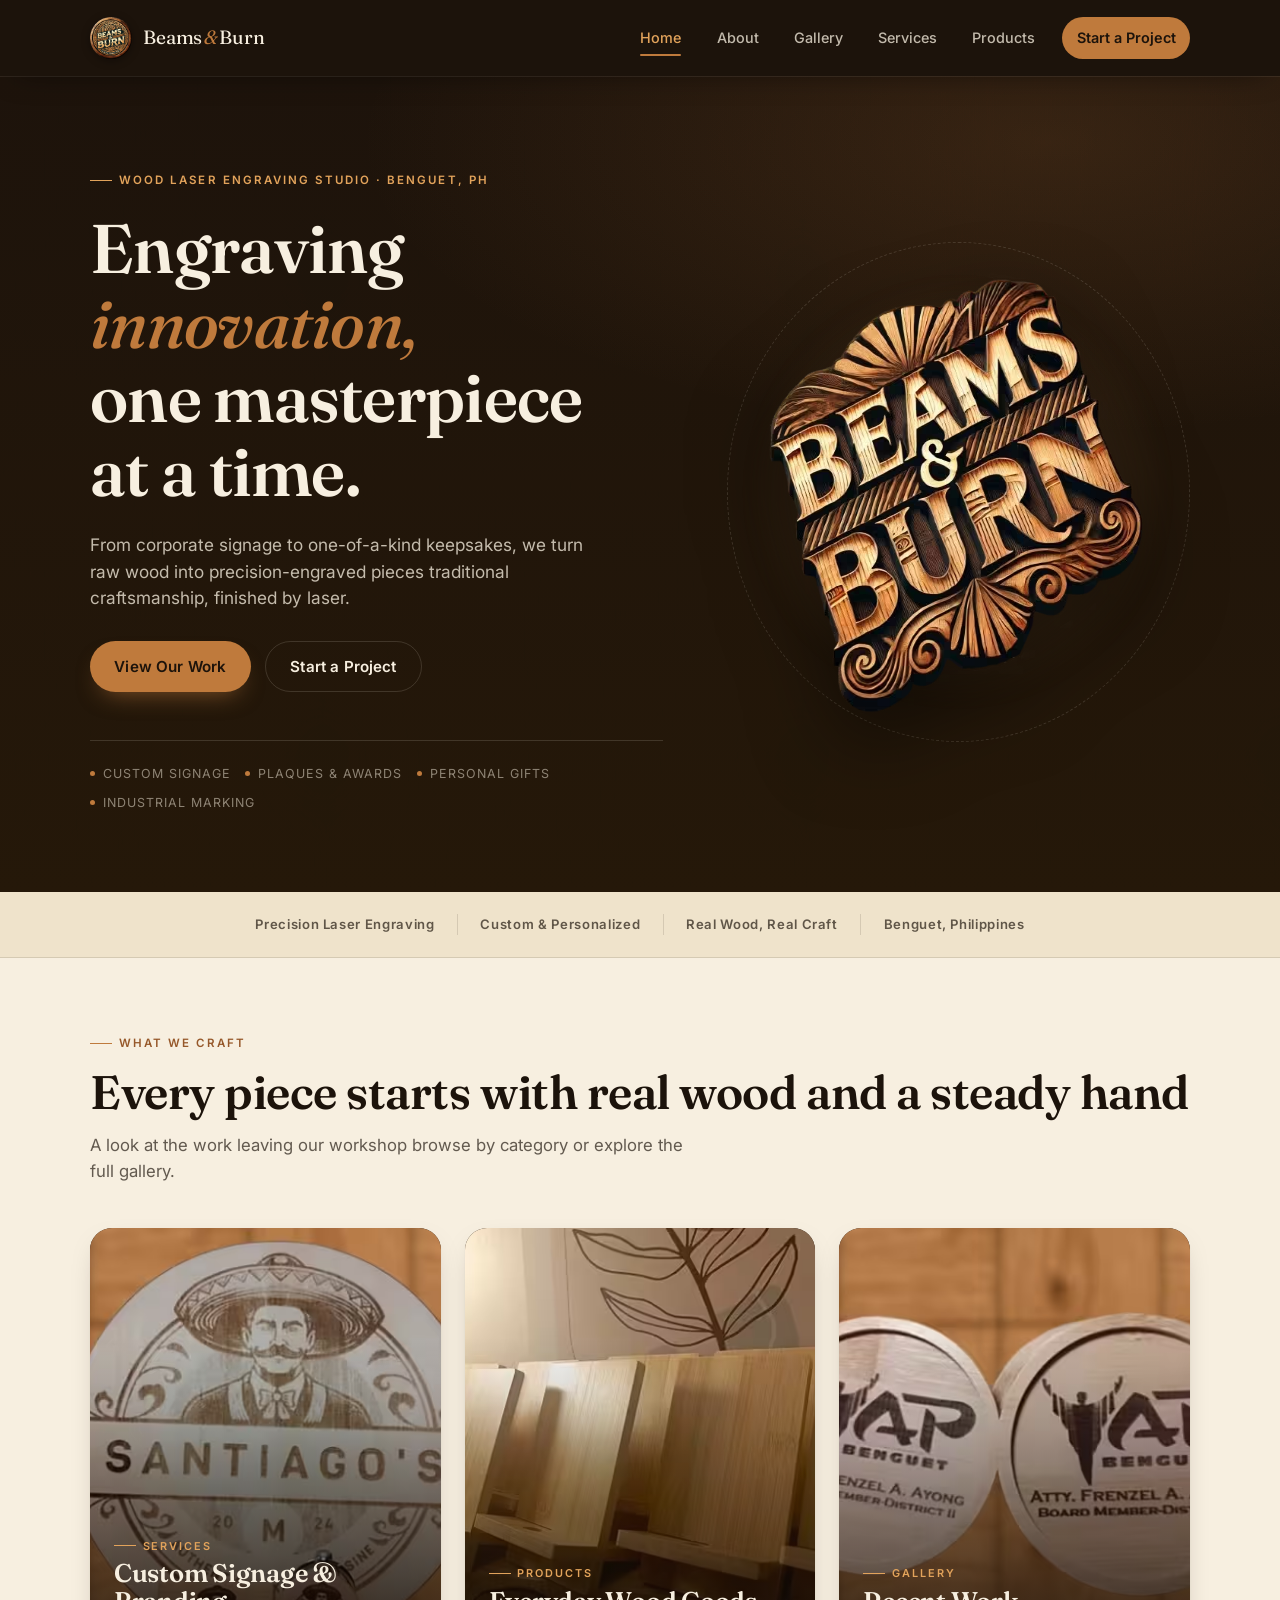
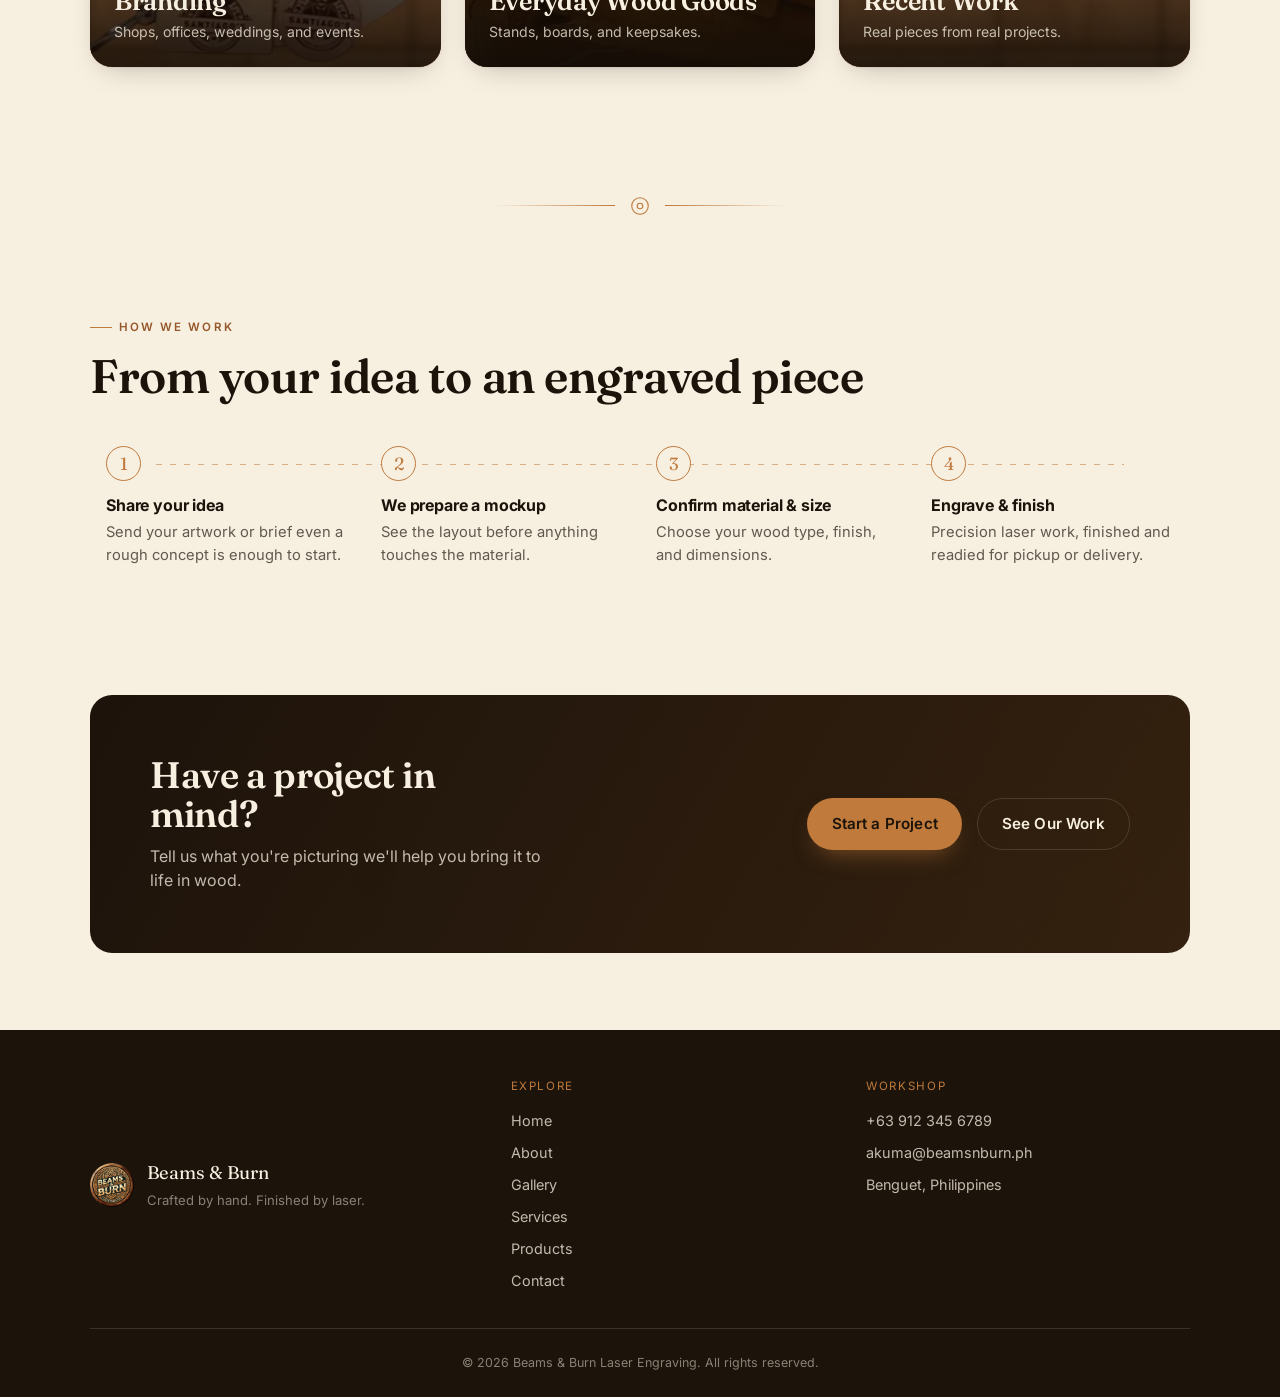
<file: projects/beamsandburn/index.html>
<!DOCTYPE html>
<html lang="en">
<head>
<meta charset="UTF-8" />
<meta name="viewport" content="width=device-width, initial-scale=1.0" />
<title>Beams & Burn  Wood Laser Engraving Studio, Benguet PH</title>
<meta name="description" content="Beams & Burn is a wood laser engraving studio in Benguet, Philippines. Custom signage, plaques & awards, personalized gifts, and precision industrial marking." />
<link rel="icon" type="image/png" href="images/favicon-32.png" sizes="32x32" />
<link rel="apple-touch-icon" href="images/favicon.png" />

<!-- Google Fonts -->
<link rel="preconnect" href="https://fonts.googleapis.com" />
<link rel="preconnect" href="https://fonts.gstatic.com" crossorigin />
<link href="https://fonts.googleapis.com/css2?family=Fraunces:opsz,wght@9..144,400;9..144,500;9..144,600;9..144,700&family=Inter:wght@400;500;600;700&display=swap" rel="stylesheet" />

<!-- Font Awesome -->
<link rel="stylesheet" href="https://cdnjs.cloudflare.com/ajax/libs/font-awesome/6.0.0-beta2/css/all.min.css" crossorigin="anonymous" referrerpolicy="no-referrer" />

<!-- CSS Files -->
<link rel="stylesheet" href="css/style.css" />
<link rel="stylesheet" href="css/navbar.css" />
<link rel="stylesheet" href="css/animate.css" />
<link rel="stylesheet" media="screen and (max-width: 480px)" href="css/style480px.css" />
<noscript><style>[data-reveal]{opacity:1 !important;transform:none !important;}</style></noscript>
</head>
<body data-page="home">
<a class="skip-link" href="#main">Skip to content</a>

<header class="site-header" id="siteHeader">
  <div class="nav-inner">
    <a href="index.html" class="brand" aria-label="Beams & Burn home">
      <img src="images/Logo.avif" alt="" class="brand-mark" width="42" height="42" />
      <span class="brand-word">Beams<span class="amp">&amp;</span>Burn</span>
    </a>

    <nav class="nav-links" id="navLinks" aria-label="Primary">
      <a href="index.html" class="nav-link" data-nav="home">Home</a>
      <a href="about.html" class="nav-link" data-nav="about">About</a>
      <a href="gallery.html" class="nav-link" data-nav="gallery">Gallery</a>
      <a href="services.html" class="nav-link" data-nav="services">Services</a>
      <a href="products.html" class="nav-link" data-nav="products">Products</a>
      <a href="contact.html" class="nav-link nav-cta" data-nav="contact">Start a Project</a>
    </nav>

    <button id="navToggle" class="nav-toggle" aria-label="Open menu" aria-expanded="false" aria-controls="navLinks">
      <span></span><span></span><span></span>
    </button>
  </div>
</header>
<div class="nav-scrim" id="navScrim"></div>

<main id="main">

  <section class="hero">
    <div class="wrap hero-inner">
      <div class="hero-copy">
        <p class="eyebrow">Wood Laser Engraving Studio · Benguet, PH</p>
        <h1 class="hero-title">
          <span class="line">Engraving</span>
          <span class="line accent">innovation,</span>
          <span class="line">one masterpiece</span>
          <span class="line">at a time.</span>
        </h1>
        <p class="hero-lead">From corporate signage to one-of-a-kind keepsakes, we turn raw wood into precision-engraved pieces  traditional craftsmanship, finished by laser.</p>
        <div class="hero-actions">
          <a href="gallery.html" class="btn btn-primary">View Our Work</a>
          <a href="contact.html" class="btn btn-ghost">Start a Project</a>
        </div>
        <ul class="hero-tags">
          <li>Custom Signage</li>
          <li>Plaques &amp; Awards</li>
          <li>Personal Gifts</li>
          <li>Industrial Marking</li>
        </ul>
      </div>

      <div class="hero-art">
        <div class="hero-art-glow"></div>
        <div class="hero-art-ring"></div>
        <img src="images/beamsnburn.avif" alt="Beams & Burn hand-carved wood emblem, laser engraved lettering" class="hero-art-img" width="500" height="500" />
        <div class="laser-sweep" aria-hidden="true"></div>
      </div>
    </div>
  </section>

  <section class="strip">
    <div class="wrap">
      <ul class="strip-row">
        <li>Precision Laser Engraving</li>
        <li>Custom &amp; Personalized</li>
        <li>Real Wood, Real Craft</li>
        <li>Benguet, Philippines</li>
      </ul>
    </div>
  </section>

  <section class="section">
    <div class="wrap">
      <div class="section-head" data-reveal>
        <p class="eyebrow">What We Craft</p>
        <h2>Every piece starts with real wood and a steady hand</h2>
        <p class="lead">A look at the work leaving our workshop  browse by category or explore the full gallery.</p>
      </div>

      <div class="feature-grid" data-reveal-group>
        <a class="feature-card" href="services.html" data-reveal style="--i:0">
          <img src="images/gallery/gallery4.avif" alt="Circular wood sign with restaurant branding and matching keychains" loading="lazy" />
          <div class="feature-copy">
            <p class="eyebrow">Services</p>
            <h3>Custom Signage &amp; Branding</h3>
            <p>Shops, offices, weddings, and events.</p>
          </div>
        </a>
        <a class="feature-card" href="products.html" data-reveal style="--i:1">
          <img src="images/gallery/gallery1.avif" alt="Row of engraved wood phone and menu stands" loading="lazy" />
          <div class="feature-copy">
            <p class="eyebrow">Products</p>
            <h3>Everyday Wood Goods</h3>
            <p>Stands, boards, and keepsakes.</p>
          </div>
        </a>
        <a class="feature-card" href="gallery.html" data-reveal style="--i:2">
          <img src="images/gallery/gallery3.avif" alt="Engraved wood recognition medallions" loading="lazy" />
          <div class="feature-copy">
            <p class="eyebrow">Gallery</p>
            <h3>Recent Work</h3>
            <p>Real pieces from real projects.</p>
          </div>
        </a>
      </div>
    </div>
  </section>

  <section class="section section-tight">
    <div class="wrap">
      <div class="burn-divider" data-reveal>
        <span class="bar"></span>
        <svg viewBox="0 0 24 24" fill="none"><circle cx="12" cy="12" r="9" stroke="currentColor" stroke-width="1.2"/><circle cx="12" cy="12" r="3" stroke="currentColor" stroke-width="1.2"/></svg>
        <span class="bar right"></span>
      </div>
    </div>
  </section>

  <section class="section section-tight">
    <div class="wrap">
      <div class="section-head" data-reveal>
        <p class="eyebrow">How We Work</p>
        <h2>From your idea to an engraved piece</h2>
      </div>
      <div class="process" data-reveal-group>
        <div class="process-step" data-reveal style="--i:0">
          <span class="num">1</span>
          <h4>Share your idea</h4>
          <p>Send your artwork or brief  even a rough concept is enough to start.</p>
        </div>
        <div class="process-step" data-reveal style="--i:1">
          <span class="num">2</span>
          <h4>We prepare a mockup</h4>
          <p>See the layout before anything touches the material.</p>
        </div>
        <div class="process-step" data-reveal style="--i:2">
          <span class="num">3</span>
          <h4>Confirm material &amp; size</h4>
          <p>Choose your wood type, finish, and dimensions.</p>
        </div>
        <div class="process-step" data-reveal style="--i:3">
          <span class="num">4</span>
          <h4>Engrave &amp; finish</h4>
          <p>Precision laser work, finished and readied for pickup or delivery.</p>
        </div>
      </div>
    </div>
  </section>

  <section class="section">
    <div class="wrap">
      <div class="cta-banner" data-reveal>
        <div class="cta-banner-copy">
          <h2>Have a project in mind?</h2>
          <p>Tell us what you're picturing  we'll help you bring it to life in wood.</p>
        </div>
        <div class="cta-banner-actions">
          <a href="contact.html" class="btn btn-primary">Start a Project</a>
          <a href="gallery.html" class="btn btn-ghost">See Our Work</a>
        </div>
      </div>
    </div>
  </section>

</main>

<footer class="site-footer">
  <div class="wrap">
    <div class="footer-inner">
      <div class="footer-brand">
        <img src="images/Logo.avif" alt="" width="44" height="44" loading="lazy" />
        <div>
          <span class="word">Beams &amp; Burn</span>
          <p class="tag">Crafted by hand. Finished by laser.</p>
        </div>
      </div>
      <div class="footer-links">
        <p class="footer-heading">Explore</p>
        <a href="index.html">Home</a>
        <a href="about.html">About</a>
        <a href="gallery.html">Gallery</a>
        <a href="services.html">Services</a>
        <a href="products.html">Products</a>
        <a href="contact.html">Contact</a>
      </div>
      <div class="footer-contact">
        <p class="footer-heading">Workshop</p>
        <a href="tel:+639123456789">+63 912 345 6789</a>
        <a href="mailto:akuma@beamsnburn.ph">akuma@beamsnburn.ph</a>
        <span>Benguet, Philippines</span>
      </div>
    </div>
    <p class="footer-legal">&copy; <span id="year"></span> Beams &amp; Burn Laser Engraving. All rights reserved.</p>
  </div>
</footer>

<script src="js/app.js" defer></script>
</body>
</html>
</file>
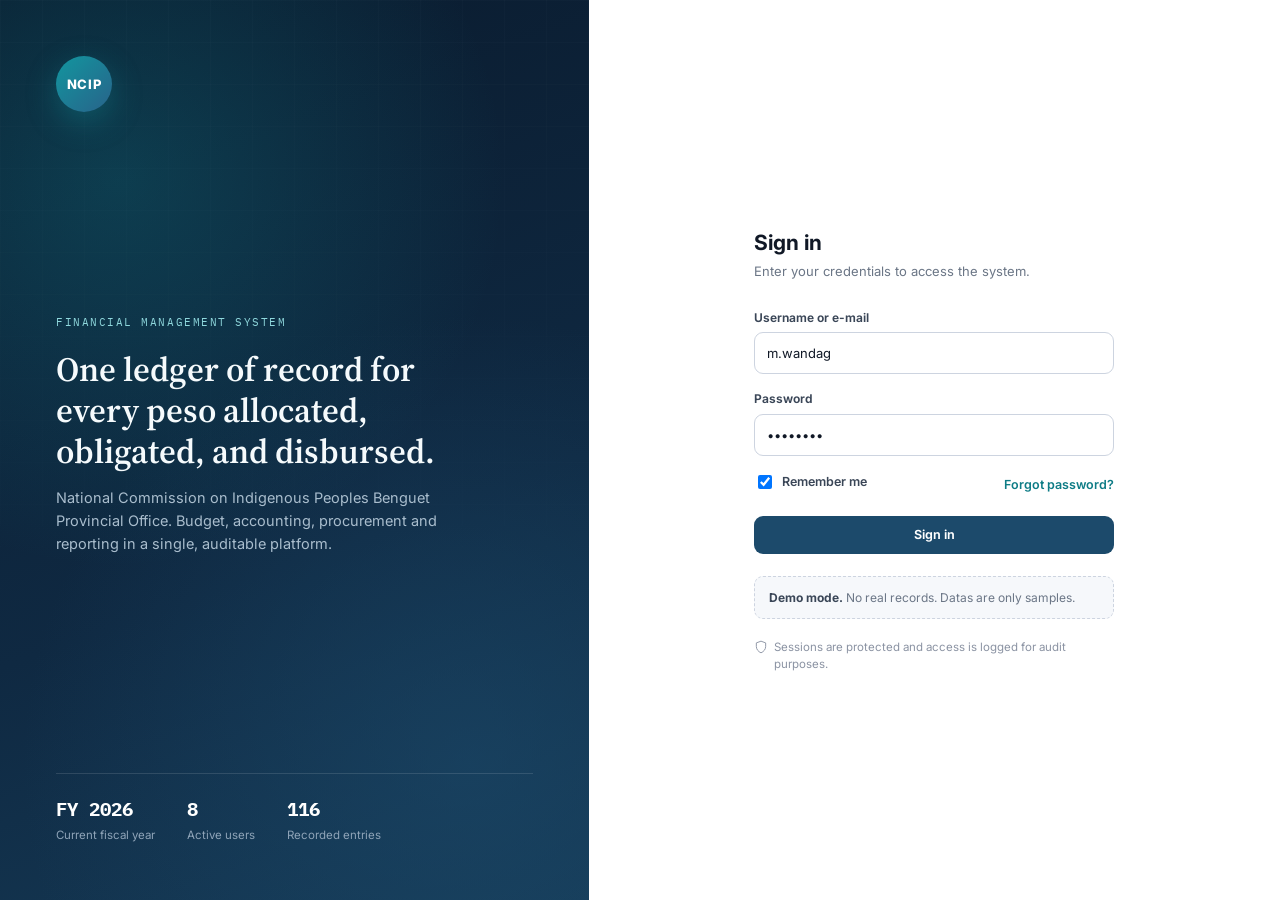
<file: projects/ncip-fms/index.html>
<!doctype html>
<html lang="en" data-theme="light">
<head>
<meta charset="utf-8" />
<meta name="viewport" content="width=device-width,initial-scale=1" />
<title>NCIP Benguet | Financial Management System</title>
<meta name="description" content="Financial Management System for NCIP Benguet." />
<link rel="preconnect" href="https://fonts.googleapis.com">
<link href="https://fonts.googleapis.com/css2?family=Source+Serif+4:opsz,wght@8..60,500;8..60,600;8..60,700&family=Inter:wght@400;500;600;700;800&family=IBM+Plex+Mono:wght@400;500&display=swap" rel="stylesheet">
<link rel="stylesheet" href="style.css">
</head>

<body>
<!-- ============================================================
     LOGIN
     ============================================================ -->
<div id="loginScreen">
  <div class="login-side">
    <div class="seal">NCIP</div>
    <div class="headline">
      <div class="eyebrow">Financial Management System</div>
      <h1>One ledger of record for every peso allocated, obligated, and disbursed.</h1>
      <p>National Commission on Indigenous Peoples Benguet Provincial Office. Budget, accounting, procurement and reporting in a single, auditable platform.</p>
    </div>
    <div class="login-stats">
      <div><b id="statFY">FY 2026</b><span>Current fiscal year</span></div>
      <div><b id="statUsers">-</b><span>Active users</span></div>
      <div><b id="statTxn">-</b><span>Recorded entries</span></div>
    </div>
  </div>
  <div class="login-form-wrap">
    <form class="login-form" id="loginForm">
      <h2>Sign in</h2>
      <div class="sub">Enter your credentials to access the system.</div>
      <div class="field">
        <label for="loginUser">Username or e-mail</label>
        <input type="text" id="loginUser" value="m.wandag" autocomplete="username" required />
      </div>
      <div class="field">
        <label for="loginPass">Password</label>
        <input type="password" id="loginPass" value="••••••••" autocomplete="current-password" required />
      </div>
      <div class="login-row-between">
        <label style="display:flex;align-items:center;gap:7px;cursor:pointer"><input type="checkbox" checked style="width:14px;height:14px" /> Remember me</label>
        <a href="#" id="forgotLink">Forgot password?</a>
      </div>
      <button type="submit" class="btn primary" style="width:100%">Sign in</button>
      <div class="login-demo"><b>Demo mode.</b> No real records. Datas are only samples.</div>
      <div class="login-security">
        <svg width="14" height="14" viewBox="0 0 24 24" fill="none" style="flex:0 0 auto;margin-top:1px"><path d="M12 2 4 5v6c0 5 3.4 9 8 11 4.6-2 8-6 8-11V5l-8-3Z" stroke="currentColor" stroke-width="1.6"/></svg>
        <span>Sessions are protected and access is logged for audit purposes.</span>
      </div>
    </form>
  </div>
</div>

<!-- ============================================================
     APP
     ============================================================ -->
<div id="app">
  <header class="topbar">
    <button class="hamburger" id="hamburgerBtn" aria-label="Toggle navigation">
      <svg width="18" height="18" viewBox="0 0 24 24" fill="none"><path d="M3 6h18M3 12h18M3 18h18" stroke="currentColor" stroke-width="2" stroke-linecap="round"/></svg>
    </button>
    <div class="brand">
      <div class="seal-sm">NCIP</div>
      <div class="brand-title">
        <div class="t1" id="orgNameTop">NCIP Benguet</div>
        <div class="t2">Financial Mgmt System</div>
      </div>
    </div>

    <div class="gsearch">
      <svg width="15" height="15" viewBox="0 0 24 24" fill="none"><circle cx="11" cy="11" r="7" stroke="currentColor" stroke-width="2"/><path d="m21 21-4.3-4.3" stroke="currentColor" stroke-width="2" stroke-linecap="round"/></svg>
      <input type="text" id="globalSearchInput" placeholder="Search transactions, budgets, accounts, users…" autocomplete="off" />
      <kbd>/</kbd>
      <div class="gsearch-results" id="gsearchResults"></div>
    </div>

    <div class="top-actions">
      <div class="fy-pill">
        <svg width="13" height="13" viewBox="0 0 24 24" fill="none"><rect x="3" y="5" width="18" height="16" rx="2" stroke="currentColor" stroke-width="1.8"/><path d="M3 10h18M8 3v4M16 3v4" stroke="currentColor" stroke-width="1.8" stroke-linecap="round"/></svg>
        <span id="fyPillLabel">FY 2026</span>
      </div>
      <button class="btn accent sm" id="quickCreateBtn">
        <svg width="14" height="14" viewBox="0 0 24 24" fill="none"><path d="M12 5v14M5 12h14" stroke="currentColor" stroke-width="2.2" stroke-linecap="round"/></svg>
        Quick create
      </button>
      <button class="icon-btn" id="themeToggleBtn" title="Toggle theme" aria-label="Toggle dark mode">
        <svg width="17" height="17" viewBox="0 0 24 24" fill="none" id="themeIcon"><path d="M12 3v2M12 19v2M4.2 4.2l1.4 1.4M18.4 18.4l1.4 1.4M3 12h2M19 12h2M4.2 19.8l1.4-1.4M18.4 5.6l1.4-1.4" stroke="currentColor" stroke-width="1.8" stroke-linecap="round"/><circle cx="12" cy="12" r="4.3" stroke="currentColor" stroke-width="1.8"/></svg>
      </button>
      <button class="icon-btn" id="notifBtn" aria-label="Notifications">
        <svg width="17" height="17" viewBox="0 0 24 24" fill="none"><path d="M18 8a6 6 0 0 0-12 0c0 5-2 6-2 6h16s-2-1-2-6" stroke="currentColor" stroke-width="1.8" stroke-linecap="round" stroke-linejoin="round"/><path d="M10 20a2 2 0 0 0 4 0" stroke="currentColor" stroke-width="1.8"/></svg>
        <span class="dot" id="notifDot"></span>
      </button>
      <div class="dropdown-panel" id="notifPanel">
        <div class="dropdown-head"><h4>Notifications</h4><a href="#" style="font-size:11.5px;font-weight:650;color:var(--teal-600)" id="markAllReadBtn">Mark all read</a></div>
        <div class="dropdown-body" id="notifList"></div>
      </div>
      <button class="profile-btn" id="profileBtn">
        <div class="avatar" id="topAvatar">MW</div>
        <div class="profile-meta"><div class="pn" id="topUserName">Maricel Wandag</div><div class="pr" id="topUserRole">Finance Administrator</div></div>
      </button>
      <div class="dropdown-panel profile-panel" id="profilePanel">
        <div class="pp-head"><div class="avatar">MW</div><div><div class="pn" style="font-size:13px;font-weight:650">Maricel Wandag</div><div class="pr" style="font-size:11px;color:var(--muted)">m.wandag@ncip.gov.ph</div></div></div>
        <div class="pp-item" data-nav="settings"><svg width="14" height="14" viewBox="0 0 24 24" fill="none"><circle cx="12" cy="12" r="3" stroke="currentColor" stroke-width="1.7"/><path d="M19.4 15a1.7 1.7 0 0 0 .3 1.9l.1.1a2 2 0 1 1-2.8 2.8l-.1-.1a1.7 1.7 0 0 0-1.9-.3 1.7 1.7 0 0 0-1 1.5V21a2 2 0 1 1-4 0v-.1a1.7 1.7 0 0 0-1-1.6 1.7 1.7 0 0 0-1.9.3l-.1.1a2 2 0 1 1-2.8-2.8l.1-.1a1.7 1.7 0 0 0 .3-1.9 1.7 1.7 0 0 0-1.5-1H3a2 2 0 1 1 0-4h.1a1.7 1.7 0 0 0 1.6-1 1.7 1.7 0 0 0-.3-1.9l-.1-.1a2 2 0 1 1 2.8-2.8l.1.1a1.7 1.7 0 0 0 1.9.3H9a1.7 1.7 0 0 0 1-1.5V3a2 2 0 1 1 4 0v.1a1.7 1.7 0 0 0 1 1.5 1.7 1.7 0 0 0 1.9-.3l.1-.1a2 2 0 1 1 2.8 2.8l-.1.1a1.7 1.7 0 0 0-.3 1.9V9a1.7 1.7 0 0 0 1.5 1H21a2 2 0 1 1 0 4h-.1a1.7 1.7 0 0 0-1.5 1Z" stroke="currentColor" stroke-width="1.3"/></svg> Account settings</div>
        <div class="pp-item" data-nav="auditlog"><svg width="14" height="14" viewBox="0 0 24 24" fill="none"><path d="M8 6h13M8 12h13M8 18h13M3 6h.01M3 12h.01M3 18h.01" stroke="currentColor" stroke-width="1.9" stroke-linecap="round"/></svg> My activity</div>
        <div class="pp-item" id="logoutBtn" style="color:var(--red-600)"><svg width="14" height="14" viewBox="0 0 24 24" fill="none"><path d="M9 21H5a2 2 0 0 1-2-2V5a2 2 0 0 1 2-2h4M16 17l5-5-5-5M21 12H9" stroke="currentColor" stroke-width="1.8" stroke-linecap="round" stroke-linejoin="round"/></svg> Sign out</div>
      </div>
    </div>
  </header>

  <div id="shell">
    <nav class="sidebar" id="sidebarNav"><div class="nav-group">
  <div class="nav-group-label">Overview</div>
  <div class="nav-item active" data-view="dashboard"><svg width="16" height="16" viewBox="0 0 24 24" fill="none"><rect x="3" y="3" width="8" height="8" rx="1.5" stroke="currentColor" stroke-width="1.7"/><rect x="13" y="3" width="8" height="5" rx="1.5" stroke="currentColor" stroke-width="1.7"/><rect x="13" y="10" width="8" height="11" rx="1.5" stroke="currentColor" stroke-width="1.7"/><rect x="3" y="13" width="8" height="8" rx="1.5" stroke="currentColor" stroke-width="1.7"/></svg>Dashboard</div>
  <div class="nav-item" data-view="dashboard" data-anchor="health"><svg width="16" height="16" viewBox="0 0 24 24" fill="none"><path d="M20.8 8.6c0 5.2-8.8 10-8.8 10s-8.8-4.8-8.8-10a4.6 4.6 0 0 1 8.8-1.9A4.6 4.6 0 0 1 20.8 8.6Z" stroke="currentColor" stroke-width="1.7"/></svg>Financial Health</div>
</div>

<div class="nav-group">
  <div class="nav-group-label">Financial Operations</div>
  <div class="nav-item" data-view="transactions"><svg width="16" height="16" viewBox="0 0 24 24" fill="none"><path d="M4 7h16M4 12h16M4 17h10" stroke="currentColor" stroke-width="1.8" stroke-linecap="round"/></svg>Transactions</div>
  <div class="nav-item" data-view="transactions" data-filter-type="Receipt"><svg width="16" height="16" viewBox="0 0 24 24" fill="none"><path d="M6 2h12v20l-3-2-3 2-3-2-3 2V2Z" stroke="currentColor" stroke-width="1.6" stroke-linejoin="round"/></svg>Receipts</div>
  <div class="nav-item" data-view="transactions" data-filter-type="Disbursement"><svg width="16" height="16" viewBox="0 0 24 24" fill="none"><path d="M12 2v14M6 10l6 6 6-6" stroke="currentColor" stroke-width="1.8" stroke-linecap="round" stroke-linejoin="round"/><path d="M4 20h16" stroke="currentColor" stroke-width="1.8" stroke-linecap="round"/></svg>Disbursements</div>
  <div class="nav-item" data-view="transactions" data-filter-type="Cash Advance"><svg width="16" height="16" viewBox="0 0 24 24" fill="none"><rect x="2" y="6" width="20" height="12" rx="2" stroke="currentColor" stroke-width="1.7"/><circle cx="12" cy="12" r="2.4" stroke="currentColor" stroke-width="1.5"/></svg>Cash Advances</div>
  <div class="nav-item" data-view="transactions" data-filter-type="Liquidation"><svg width="16" height="16" viewBox="0 0 24 24" fill="none"><path d="M9 12l2 2 4-4" stroke="currentColor" stroke-width="1.8" stroke-linecap="round" stroke-linejoin="round"/><rect x="3" y="4" width="18" height="16" rx="2" stroke="currentColor" stroke-width="1.6"/></svg>Liquidations</div>
  <div class="nav-item" data-view="transactions" data-filter-type="Fund Transfer"><svg width="16" height="16" viewBox="0 0 24 24" fill="none"><path d="M7 7h13M17 3l3 4-3 4M17 17H4M7 21l-3-4 3-4" stroke="currentColor" stroke-width="1.7" stroke-linecap="round" stroke-linejoin="round"/></svg>Fund Transfers</div>
  <div class="nav-item" data-view="transactions" data-filter-type="Journal Entry"><svg width="16" height="16" viewBox="0 0 24 24" fill="none"><path d="M4 19.5V5a2 2 0 0 1 2-2h11a2 2 0 0 1 2 2v14M6 21h12" stroke="currentColor" stroke-width="1.6" stroke-linejoin="round"/></svg>Journal Entries</div>
</div>

<div class="nav-group">
  <div class="nav-group-label">Budget Management</div>
  <div class="nav-item" data-view="budgets"><svg width="16" height="16" viewBox="0 0 24 24" fill="none"><path d="M3 3v18h18" stroke="currentColor" stroke-width="1.8" stroke-linecap="round"/><rect x="6" y="12" width="3" height="6" fill="currentColor"/><rect x="11" y="8" width="3" height="10" fill="currentColor"/><rect x="16" y="5" width="3" height="13" fill="currentColor"/></svg>Budget Overview</div>
  <div class="nav-item" data-view="budgets" data-tab="program"><svg width="16" height="16" viewBox="0 0 24 24" fill="none"><circle cx="12" cy="12" r="9" stroke="currentColor" stroke-width="1.7"/><path d="M12 3v9l6 3" stroke="currentColor" stroke-width="1.7" stroke-linecap="round"/></svg>Program Budgets</div>
  <div class="nav-item" data-view="budgets" data-tab="department"><svg width="16" height="16" viewBox="0 0 24 24" fill="none"><path d="M4 21V9l8-6 8 6v12" stroke="currentColor" stroke-width="1.7" stroke-linejoin="round"/><path d="M9 21v-6h6v6" stroke="currentColor" stroke-width="1.7"/></svg>Department Budgets</div>
  <div class="nav-item" data-view="reports" data-report="budget-vs-actual"><svg width="16" height="16" viewBox="0 0 24 24" fill="none"><path d="M3 17l6-6 4 4 8-8" stroke="currentColor" stroke-width="1.8" stroke-linecap="round" stroke-linejoin="round"/></svg>Budget vs Actual</div>
</div>

<div class="nav-group">
  <div class="nav-group-label">Accounting</div>
  <div class="nav-item" data-view="accounts"><svg width="16" height="16" viewBox="0 0 24 24" fill="none"><path d="M3 5h18M3 12h18M3 19h18" stroke="currentColor" stroke-width="1.7" stroke-linecap="round"/><circle cx="7" cy="5" r="1.3" fill="currentColor"/><circle cx="10" cy="12" r="1.3" fill="currentColor"/><circle cx="7" cy="19" r="1.3" fill="currentColor"/></svg>Chart of Accounts</div>
  <div class="nav-item" data-view="ledger"><svg width="16" height="16" viewBox="0 0 24 24" fill="none"><rect x="3" y="4" width="18" height="16" rx="1.6" stroke="currentColor" stroke-width="1.6"/><path d="M3 9h18M9 9v11" stroke="currentColor" stroke-width="1.5"/></svg>General Ledger</div>
  <div class="nav-item" data-view="reports" data-report="trial-balance"><svg width="16" height="16" viewBox="0 0 24 24" fill="none"><path d="M12 3v18M5 8l7-5 7 5M4 20h16" stroke="currentColor" stroke-width="1.6" stroke-linejoin="round"/></svg>Trial Balance</div>
  <div class="nav-item" data-view="reports" data-report="cash-flow"><svg width="16" height="16" viewBox="0 0 24 24" fill="none"><path d="M3 12h4l3-8 4 16 3-8h4" stroke="currentColor" stroke-width="1.7" stroke-linecap="round" stroke-linejoin="round"/></svg>Cash Flow</div>
</div>

<div class="nav-group">
  <div class="nav-group-label">Procurement</div>
  <div class="nav-item" data-view="transactions" data-filter-type="Purchase Request"><svg width="16" height="16" viewBox="0 0 24 24" fill="none"><path d="M6 6h15l-1.5 8h-12Z" stroke="currentColor" stroke-width="1.6" stroke-linejoin="round"/><circle cx="9" cy="19" r="1.3" fill="currentColor"/><circle cx="17" cy="19" r="1.3" fill="currentColor"/><path d="M3 3h2l1 3" stroke="currentColor" stroke-width="1.6" stroke-linecap="round"/></svg>Purchase Requests</div>
  <div class="nav-item" data-view="transactions" data-filter-type="Purchase Order"><svg width="16" height="16" viewBox="0 0 24 24" fill="none"><path d="M9 12l2 2 4-4M4 5h16v14H4z" stroke="currentColor" stroke-width="1.6" stroke-linejoin="round"/></svg>Purchase Orders</div>
  <div class="nav-item" data-view="vendors"><svg width="16" height="16" viewBox="0 0 24 24" fill="none"><path d="M3 21V9l9-6 9 6v12" stroke="currentColor" stroke-width="1.6" stroke-linejoin="round"/><path d="M9 21v-5h6v5" stroke="currentColor" stroke-width="1.6"/></svg>Suppliers / Vendors</div>
</div>

<div class="nav-group">
  <div class="nav-group-label">Reports &amp; Analytics</div>
  <div class="nav-item" data-view="reports"><svg width="16" height="16" viewBox="0 0 24 24" fill="none"><path d="M4 19.5V5a2 2 0 0 1 2-2h9l5 5v11.5a1.5 1.5 0 0 1-1.5 1.5h-13A1.5 1.5 0 0 1 4 19.5Z" stroke="currentColor" stroke-width="1.6" stroke-linejoin="round"/><path d="M8 12h8M8 16h8M8 9h4" stroke="currentColor" stroke-width="1.5" stroke-linecap="round"/></svg>Reports Center</div>
  <div class="nav-item" data-view="analytics"><svg width="16" height="16" viewBox="0 0 24 24" fill="none"><circle cx="12" cy="12" r="9" stroke="currentColor" stroke-width="1.7"/><path d="M12 7v5l3.5 2" stroke="currentColor" stroke-width="1.7" stroke-linecap="round"/></svg>Analytics</div>
</div>

<div class="nav-group">
  <div class="nav-group-label">Administration</div>
  <div class="nav-item" data-view="users"><svg width="16" height="16" viewBox="0 0 24 24" fill="none"><circle cx="9" cy="8" r="3.2" stroke="currentColor" stroke-width="1.6"/><path d="M3 20c0-3.3 2.7-6 6-6s6 2.7 6 6" stroke="currentColor" stroke-width="1.6" stroke-linecap="round"/><circle cx="17.5" cy="9" r="2.4" stroke="currentColor" stroke-width="1.4"/><path d="M15 20c.4-2.4 2-4.3 4-4.9" stroke="currentColor" stroke-width="1.4" stroke-linecap="round"/></svg>Users</div>
  <div class="nav-item" data-view="roles"><svg width="16" height="16" viewBox="0 0 24 24" fill="none"><path d="M12 2 4 5v6c0 5 3.4 9 8 11 4.6-2 8-6 8-11V5l-8-3Z" stroke="currentColor" stroke-width="1.6" stroke-linejoin="round"/></svg>Roles &amp; Permissions</div>
  <div class="nav-item" data-view="departments"><svg width="16" height="16" viewBox="0 0 24 24" fill="none"><rect x="4" y="3" width="16" height="18" rx="1.5" stroke="currentColor" stroke-width="1.6"/><path d="M8 8h2M14 8h2M8 12h2M14 12h2M8 16h2M14 16h2" stroke="currentColor" stroke-width="1.6" stroke-linecap="round"/></svg>Departments</div>
  <div class="nav-item" data-view="approvals"><svg width="16" height="16" viewBox="0 0 24 24" fill="none"><path d="M9 12l2 2 4-4" stroke="currentColor" stroke-width="1.8" stroke-linecap="round" stroke-linejoin="round"/><circle cx="12" cy="12" r="9" stroke="currentColor" stroke-width="1.6"/></svg>Approval Workflow<span class="nav-badge" id="navApprovalBadge">0</span></div>
  <div class="nav-item" data-view="auditlog"><svg width="16" height="16" viewBox="0 0 24 24" fill="none"><path d="M12 8v5l3 2" stroke="currentColor" stroke-width="1.7" stroke-linecap="round"/><circle cx="12" cy="12" r="9" stroke="currentColor" stroke-width="1.6"/></svg>Audit Logs</div>
</div>

<div class="nav-group">
  <div class="nav-group-label">System</div>
  <div class="nav-item" data-view="settings"><svg width="16" height="16" viewBox="0 0 24 24" fill="none"><circle cx="12" cy="12" r="3" stroke="currentColor" stroke-width="1.6"/><path d="M19.4 15a1.7 1.7 0 0 0 .3 1.9l.1.1a2 2 0 1 1-2.8 2.8l-.1-.1a1.7 1.7 0 0 0-1.9-.3 1.7 1.7 0 0 0-1 1.5V21a2 2 0 1 1-4 0v-.1a1.7 1.7 0 0 0-1-1.6 1.7 1.7 0 0 0-1.9.3l-.1.1a2 2 0 1 1-2.8-2.8l.1-.1a1.7 1.7 0 0 0 .3-1.9 1.7 1.7 0 0 0-1.5-1H3a2 2 0 1 1 0-4h.1a1.7 1.7 0 0 0 1.6-1 1.7 1.7 0 0 0-.3-1.9l-.1-.1a2 2 0 1 1 2.8-2.8l.1.1a1.7 1.7 0 0 0 1.9.3H9a1.7 1.7 0 0 0 1-1.5V3a2 2 0 1 1 4 0v.1a1.7 1.7 0 0 0 1 1.5 1.7 1.7 0 0 0 1.9-.3l.1-.1a2 2 0 1 1 2.8 2.8l-.1.1a1.7 1.7 0 0 0-.3 1.9V9a1.7 1.7 0 0 0 1.5 1H21a2 2 0 1 1 0 4h-.1a1.7 1.7 0 0 0-1.5 1Z" stroke="currentColor" stroke-width="1.3"/></svg>Settings</div>
</div>
</nav>

    <main class="workspace">
      <div class="crumb-row">
        <div>
          <div class="crumb" id="breadcrumb"><b>Overview</b> / Dashboard</div>
          <div class="page-title-row">
            <div>
              <h1 id="pageTitle">Dashboard</h1>
              <div class="page-sub" id="pageSub">Command center for budgets, spending, and approvals.</div>
            </div>
            <div class="page-actions" id="pageActions"></div>
          </div>
        </div>
      </div>

      <div id="viewRoot"><section class="view" id="view-dashboard">
  <div class="grid">
    <div class="col-3"><div class="kpi" id="kpi-totalBudget"></div></div>
    <div class="col-3"><div class="kpi" id="kpi-obligated"></div></div>
    <div class="col-3"><div class="kpi" id="kpi-disbursed"></div></div>
    <div class="col-3"><div class="kpi" id="kpi-remaining"></div></div>

    <div class="col-3"><div class="kpi" id="kpi-utilization"></div></div>
    <div class="col-3"><div class="kpi" id="kpi-cash"></div></div>
    <div class="col-3"><div class="kpi" id="kpi-payables"></div></div>
    <div class="col-3"><div class="kpi" id="kpi-receivables"></div></div>

    <div class="col-8">
      <div class="card">
        <div class="card-head"><h3>Monthly Spending Trend</h3><div class="chd">Disbursements, last 6 months</div></div>
        <canvas id="chartTrend" width="760" height="240" role="img" aria-label="Monthly spending trend chart"></canvas>
      </div>
    </div>
    <div class="col-4" id="healthCardAnchor">
      <div class="card">
        <div class="card-head"><h3>Financial Health</h3><div class="chd">Demo metric</div></div>
        <div class="health-ring-wrap">
          <canvas id="healthRing" width="86" height="86"></canvas>
          <div><div class="health-score-num" id="healthScoreNum">-</div><div class="muted" style="font-size:11.5px">out of 100</div></div>
        </div>
        <div class="health-list mt-16" id="healthList"></div>
      </div>
    </div>

    <div class="col-4">
      <div class="card">
        <div class="card-head"><h3>Budget Utilization by Department</h3></div>
        <canvas id="chartDeptUtil" width="360" height="220"></canvas>
      </div>
    </div>
    <div class="col-4">
      <div class="card">
        <div class="card-head"><h3>Expense by Category</h3></div>
        <canvas id="chartCat" width="360" height="220"></canvas>
      </div>
    </div>
    <div class="col-4">
      <div class="card">
        <div class="card-head"><h3>Financial Alerts</h3></div>
        <div id="alertsList"></div>
      </div>
    </div>

    <div class="col-7">
      <div class="card">
        <div class="card-head"><h3>Recent Transactions</h3><div class="chd">Latest entries</div></div>
        <div id="recentList"></div>
      </div>
    </div>
    <div class="col-5">
      <div class="card">
        <div class="card-head"><h3>Recent Activity</h3><div class="chd">System-wide</div></div>
        <div id="activityList"></div>
      </div>
    </div>
  </div>
</section>

<section class="view hidden" id="view-transactions">
  <div class="table-toolbar">
    <div class="tt-search"><svg width="14" height="14" viewBox="0 0 24 24" fill="none"><circle cx="11" cy="11" r="7" stroke="currentColor" stroke-width="2"/><path d="m21 21-4.3-4.3" stroke="currentColor" stroke-width="2" stroke-linecap="round"/></svg><input id="txnSearch" placeholder="Search voucher, payee, account, remarks…" /></div>
    <select class="tt-select" id="txnFilterType"><option value="">All types</option></select>
    <select class="tt-select" id="txnFilterStatus"><option value="">All statuses</option></select>
    <select class="tt-select" id="txnFilterDept"><option value="">All departments</option></select>
    <input class="tt-date" type="date" id="txnFilterFrom" title="From date" />
    <input class="tt-date" type="date" id="txnFilterTo" title="To date" />
    <button class="btn ghost sm" id="txnClearFilters">Clear</button>
  </div>
  <div class="table-wrap">
    <table class="dt card-collapse" id="txnTable">
      <thead><tr>
        <th>Date</th><th>Voucher</th><th>Type</th><th>Payee / Account</th><th>Program</th><th>Department</th><th class="num">Amount</th><th>Status</th><th></th>
      </tr></thead>
      <tbody id="txnTableBody"></tbody>
    </table>
    <div class="table-pager" id="txnPager"></div>
  </div>
</section>

<section class="view hidden" id="view-budgets">
  <div class="tabbar">
    <div class="tab-btn active" data-btab="overview">Overview</div>
    <div class="tab-btn" data-btab="program">Program Budgets</div>
    <div class="tab-btn" data-btab="department">Department Budgets</div>
  </div>
  <div id="budgetOverviewPane">
    <div class="grid">
      <div class="col-3"><div class="kpi" id="bkpi-alloc"></div></div>
      <div class="col-3"><div class="kpi" id="bkpi-obl"></div></div>
      <div class="col-3"><div class="kpi" id="bkpi-disb"></div></div>
      <div class="col-3"><div class="kpi" id="bkpi-rem"></div></div>
    </div>
    <div class="mt-16" id="budgetCardGrid" class="grid"></div>
  </div>
  <div id="budgetProgramPane" class="hidden"></div>
  <div id="budgetDepartmentPane" class="hidden"></div>
</section>

<section class="view hidden" id="view-accounts">
  <div class="table-toolbar">
    <div class="tt-search"><svg width="14" height="14" viewBox="0 0 24 24" fill="none"><circle cx="11" cy="11" r="7" stroke="currentColor" stroke-width="2"/><path d="m21 21-4.3-4.3" stroke="currentColor" stroke-width="2" stroke-linecap="round"/></svg><input id="coaSearch" placeholder="Search account code or name…" /></div>
    <select class="tt-select" id="coaFilterType">
      <option value="">All account types</option>
      <option>Assets</option><option>Liabilities</option><option>Equity</option><option>Revenue</option><option>Expenses</option>
    </select>
    <button class="btn ghost sm" id="coaExpandAll">Expand all</button>
  </div>
  <div class="card flush">
    <div id="coaTree" style="padding:8px"></div>
  </div>
</section>

<section class="view hidden" id="view-ledger">
  <div class="table-toolbar">
    <select class="tt-select" id="glFilterAccount"><option value="">All accounts</option></select>
    <input class="tt-date" type="date" id="glFilterFrom" />
    <input class="tt-date" type="date" id="glFilterTo" />
    <button class="btn ghost sm" id="glClearFilters">Clear</button>
    <button class="btn ghost sm" id="glExportBtn" style="margin-left:auto">Export CSV</button>
    <button class="btn ghost sm" id="glPrintBtn">Print</button>
  </div>
  <div class="table-wrap">
    <table class="dt card-collapse" id="glTable">
      <thead><tr><th>Date</th><th>Account</th><th>Reference</th><th>Description</th><th class="num">Debit</th><th class="num">Credit</th><th class="num">Balance</th></tr></thead>
      <tbody id="glTableBody"></tbody>
    </table>
  </div>
</section>

<section class="view hidden" id="view-vendors">
  <div class="table-toolbar">
    <div class="tt-search"><svg width="14" height="14" viewBox="0 0 24 24" fill="none"><circle cx="11" cy="11" r="7" stroke="currentColor" stroke-width="2"/><path d="m21 21-4.3-4.3" stroke="currentColor" stroke-width="2" stroke-linecap="round"/></svg><input id="vendorSearch" placeholder="Search vendor…" /></div>
  </div>
  <div class="table-wrap">
    <table class="dt card-collapse">
      <thead><tr><th>Vendor</th><th>Category</th><th>TIN</th><th class="num">YTD Payments</th><th>Status</th></tr></thead>
      <tbody id="vendorTableBody"></tbody>
    </table>
  </div>
</section>

<section class="view hidden" id="view-reports">
  <div class="tabbar" id="reportsTabbar">
    <div class="tab-btn active" data-rtab="financial">Financial</div>
    <div class="tab-btn" data-rtab="budget">Budget</div>
    <div class="tab-btn" data-rtab="transaction">Transaction</div>
    <div class="tab-btn" data-rtab="management">Management</div>
  </div>
  <div class="card" id="reportFilterCard">
    <div class="table-toolbar" style="margin:0">
      <select class="tt-select" id="repFilterFY"><option>FY 2026</option><option>FY 2025</option></select>
      <select class="tt-select" id="repFilterDept"><option value="">All departments</option></select>
      <select class="tt-select" id="repFilterProgram"><option value="">All programs</option></select>
      <input class="tt-date" type="date" id="repFilterFrom" />
      <input class="tt-date" type="date" id="repFilterTo" />
    </div>
  </div>
  <div class="grid mt-16" id="reportGrid"></div>
  <div id="reportOutput" class="mt-16"></div>
</section>

<section class="view hidden" id="view-analytics">
  <div class="grid">
    <div class="col-6"><div class="card"><div class="card-head"><h3>Receipts vs Disbursements</h3></div><canvas id="chartRvD" width="420" height="240"></canvas></div></div>
    <div class="col-6"><div class="card"><div class="card-head"><h3>Budget vs Actual by Program</h3></div><canvas id="chartBvA" width="420" height="240"></canvas></div></div>
    <div class="col-6"><div class="card"><div class="card-head"><h3>Monthly Transaction Volume</h3></div><canvas id="chartVolume" width="420" height="240"></canvas></div></div>
    <div class="col-6"><div class="card"><div class="card-head"><h3>Program Performance</h3></div><div id="programPerfList"></div></div></div>
  </div>
</section>

<section class="view hidden" id="view-users">
  <div class="table-toolbar">
    <div class="tt-search"><svg width="14" height="14" viewBox="0 0 24 24" fill="none"><circle cx="11" cy="11" r="7" stroke="currentColor" stroke-width="2"/><path d="m21 21-4.3-4.3" stroke="currentColor" stroke-width="2" stroke-linecap="round"/></svg><input id="userSearch" placeholder="Search users…" /></div>
    <select class="tt-select" id="userFilterRole"><option value="">All roles</option></select>
    <select class="tt-select" id="userFilterStatus"><option value="">All statuses</option><option>Active</option><option>Inactive</option></select>
  </div>
  <div class="table-wrap">
    <table class="dt card-collapse">
      <thead><tr><th>Name</th><th>Employee ID</th><th>Department</th><th>Role</th><th>Email</th><th>Status</th><th>Last Active</th><th></th></tr></thead>
      <tbody id="userTableBody"></tbody>
    </table>
  </div>
</section>

<section class="view hidden" id="view-roles">
  <div class="card">
    <div class="card-head"><h3>Permissions Matrix</h3><div class="chd">Demo - changes are not persisted server-side</div></div>
    <div class="table-wrap">
      <table class="dt perm-table" id="permTable"></table>
    </div>
  </div>
</section>

<section class="view hidden" id="view-departments">
  <div class="grid" id="deptGrid"></div>
</section>

<section class="view hidden" id="view-approvals">
  <div class="tabbar">
    <div class="tab-btn active" data-atab="pending">Pending my action</div>
    <div class="tab-btn" data-atab="all">All in workflow</div>
  </div>
  <div id="approvalsList"></div>
</section>

<section class="view hidden" id="view-auditlog">
  <div class="table-toolbar">
    <div class="tt-search"><svg width="14" height="14" viewBox="0 0 24 24" fill="none"><circle cx="11" cy="11" r="7" stroke="currentColor" stroke-width="2"/><path d="m21 21-4.3-4.3" stroke="currentColor" stroke-width="2" stroke-linecap="round"/></svg><input id="auditSearch" placeholder="Search audit log…" /></div>
    <select class="tt-select" id="auditFilterModule"><option value="">All modules</option></select>
  </div>
  <div class="table-wrap">
    <table class="dt card-collapse">
      <thead><tr><th>Timestamp</th><th>User</th><th>Action</th><th>Module</th><th>Record</th><th>Description</th></tr></thead>
      <tbody id="auditTableBody"></tbody>
    </table>
  </div>
</section>

<section class="view hidden" id="view-settings">
  <div class="grid">
    <div class="col-3">
      <div class="card settings-nav" id="settingsNav">
        <div class="sn-item active" data-stab="org">Organization</div>
        <div class="sn-item" data-stab="financial">Financial</div>
        <div class="sn-item" data-stab="system">System</div>
        <div class="sn-item" data-stab="security">Security</div>
        <div class="sn-item" data-stab="data">Data</div>
      </div>
    </div>
    <div class="col-9"><div class="card" id="settingsPane"></div></div>
  </div>
</section>
</div>
    </main>
  </div>

  <footer class="appfoot">
    NCIP Benguet Financial Management System &middot; Demo build &middot; Data is stored locally in your browser (localStorage) and is never uploaded.
  </footer>
</div>

<div id="toastHost"></div>

<!-- Transaction modal -->
<div class="modal-backdrop" id="txnModal">
  <div class="modal wide">
    <div class="modal-head"><h3 id="txnModalTitle">Add Transaction</h3><button class="modal-close" data-close="txnModal">&times;</button></div>
    <div class="modal-body">
      <form id="txnForm">
        <div class="form-section">
          <h4>Document details</h4>
          <div class="form-row">
            <div class="field"><label>Transaction type <span class="req">*</span></label>
              <select id="fType" required>
                <option>Disbursement</option><option>Receipt</option><option>Cash Advance</option>
                <option>Liquidation</option><option>Fund Transfer</option><option>Journal Entry</option>
                <option>Purchase Request</option><option>Purchase Order</option>
              </select>
            </div>
            <div class="field"><label>Date <span class="req">*</span></label><input type="date" id="fDate" required /></div>
          </div>
          <div class="form-row">
            <div class="field"><label>Voucher / reference no.</label><input id="fVoucher" placeholder="Auto-generated if blank" /></div>
            <div class="field"><label>Status</label>
              <select id="fStatus"><option>Draft</option><option>Pending</option><option>For Review</option><option>Approved</option><option>Posted</option><option>Completed</option><option>Rejected</option></select>
            </div>
          </div>
        </div>
        <div class="form-section">
          <h4>Parties &amp; classification</h4>
          <div class="form-row">
            <div class="field"><label>Payee / account <span class="req">*</span></label><input id="fAccount" required /></div>
            <div class="field"><label>Expense category</label>
              <select id="fCategory"><option>Personal Services</option><option>Operating Expense</option><option>Capital Outlay</option><option>Travel</option><option>Utilities</option><option>Supplies</option><option>Others</option></select>
            </div>
          </div>
          <div class="form-row">
            <div class="field"><label>Department</label><select id="fDept"></select></div>
            <div class="field"><label>Program</label><select id="fProgram"></select></div>
          </div>
          <div class="field"><label>Fund source</label>
            <select id="fFundSource"><option>General Fund</option><option>Trust Fund</option><option>Special Fund - IP Development</option><option>National Government Subsidy</option></select>
          </div>
        </div>
        <div class="form-section">
          <h4>Amount</h4>
          <div class="form-row">
            <div class="field"><label>Amount (PHP) <span class="req">*</span></label><input type="number" id="fAmount" step="0.01" min="0" required />
              <div class="err">Enter an amount greater than zero.</div>
            </div>
            <div class="field"><label>Fiscal year</label><input id="fFY" value="2026" /></div>
          </div>
          <div class="field"><label>Remarks</label><textarea id="fRemarks" rows="3" placeholder="Purpose / description"></textarea></div>
        </div>
      </form>
    </div>
    <div class="modal-foot">
      <button class="btn ghost" data-close="txnModal">Cancel</button>
      <button class="btn primary" id="txnSaveBtn">Save transaction</button>
    </div>
  </div>
</div>

<!-- Document / voucher view modal -->
<div class="modal-backdrop" id="docModal">
  <div class="modal wide">
    <div class="modal-head"><h3>Financial document</h3><button class="modal-close" data-close="docModal">&times;</button></div>
    <div class="modal-body" id="docModalBody"></div>
    <div class="modal-foot">
      <button class="btn ghost" data-close="docModal">Close</button>
      <button class="btn ghost" id="docPrintBtn">
        <svg width="14" height="14" viewBox="0 0 24 24" fill="none"><path d="M6 9V3h12v6M6 18H4a1 1 0 0 1-1-1v-5a1 1 0 0 1 1-1h16a1 1 0 0 1 1 1v5a1 1 0 0 1-1 1h-2M6 14h12v7H6z" stroke="currentColor" stroke-width="1.6" stroke-linejoin="round"/></svg>
        Print
      </button>
    </div>
  </div>
</div>

<!-- Budget modal -->
<div class="modal-backdrop" id="budgetModal">
  <div class="modal">
    <div class="modal-head"><h3 id="budgetModalTitle">New program budget</h3><button class="modal-close" data-close="budgetModal">&times;</button></div>
    <div class="modal-body">
      <form id="budgetForm">
        <div class="field"><label>Program name <span class="req">*</span></label><input id="bfProgram" required /></div>
        <div class="form-row">
          <div class="field"><label>Department</label><select id="bfDept"></select></div>
          <div class="field"><label>Fund source</label>
            <select id="bfFundSource"><option>General Fund</option><option>Trust Fund</option><option>Special Fund - IP Development</option><option>National Government Subsidy</option></select>
          </div>
        </div>
        <div class="field"><label>Allocated amount (PHP) <span class="req">*</span></label><input type="number" id="bfAllocated" min="0" step="0.01" required />
          <div class="err">Enter an amount greater than zero.</div>
        </div>
      </form>
    </div>
    <div class="modal-foot">
      <button class="btn ghost" data-close="budgetModal">Cancel</button>
      <button class="btn primary" id="budgetSaveBtn">Save budget</button>
    </div>
  </div>
</div>

<!-- User modal -->
<div class="modal-backdrop" id="userModal">
  <div class="modal">
    <div class="modal-head"><h3 id="userModalTitle">Add user</h3><button class="modal-close" data-close="userModal">&times;</button></div>
    <div class="modal-body">
      <form id="userForm">
        <div class="field"><label>Full name <span class="req">*</span></label><input id="ufName" required /></div>
        <div class="form-row">
          <div class="field"><label>Employee ID</label><input id="ufEmpId" /></div>
          <div class="field"><label>Department</label><select id="ufDept"></select></div>
        </div>
        <div class="form-row">
          <div class="field"><label>Role <span class="req">*</span></label><select id="ufRole" required></select></div>
          <div class="field"><label>Status</label><select id="ufStatus"><option>Active</option><option>Inactive</option></select></div>
        </div>
        <div class="field"><label>Email <span class="req">*</span></label><input type="text" id="ufEmail" required /></div>
      </form>
    </div>
    <div class="modal-foot">
      <button class="btn ghost" data-close="userModal">Cancel</button>
      <button class="btn primary" id="userSaveBtn">Save user</button>
    </div>
  </div>
</div>

<!-- Approval action modal -->
<div class="modal-backdrop" id="approveModal">
  <div class="modal">
    <div class="modal-head"><h3 id="approveModalTitle">Approve transaction</h3><button class="modal-close" data-close="approveModal">&times;</button></div>
    <div class="modal-body">
      <div class="field"><label>Comments (optional)</label><textarea id="approveComment" rows="3" placeholder="Add a note for the record"></textarea></div>
    </div>
    <div class="modal-foot">
      <button class="btn ghost" data-close="approveModal">Cancel</button>
      <button class="btn danger" id="rejectConfirmBtn">Reject</button>
      <button class="btn primary" id="approveConfirmBtn">Approve</button>
    </div>
  </div>
</div>

<!-- Quick create command menu -->
<div class="command-menu" id="quickCreateMenu">
  <div class="command-box">
    <div class="modal-head"><h3>Quick create</h3><button class="modal-close" id="closeQuickCreate">&times;</button></div>
    <div class="cmd-list">
      <div class="cmd-item" data-qc="Disbursement"><div class="cmd-ic"><svg width="15" height="15" viewBox="0 0 24 24" fill="none"><path d="M12 2v14M6 10l6 6 6-6" stroke="currentColor" stroke-width="1.8" stroke-linecap="round" stroke-linejoin="round"/></svg></div>New disbursement voucher</div>
      <div class="cmd-item" data-qc="Receipt"><div class="cmd-ic"><svg width="15" height="15" viewBox="0 0 24 24" fill="none"><path d="M6 2h12v20l-3-2-3 2-3-2-3 2V2Z" stroke="currentColor" stroke-width="1.4"/></svg></div>New official receipt</div>
      <div class="cmd-item" data-qc="budget"><div class="cmd-ic"><svg width="15" height="15" viewBox="0 0 24 24" fill="none"><rect x="6" y="12" width="3" height="6" fill="currentColor"/><rect x="11" y="8" width="3" height="10" fill="currentColor"/><rect x="16" y="5" width="3" height="13" fill="currentColor"/></svg></div>New program budget</div>
      <div class="cmd-item" data-qc="Journal Entry"><div class="cmd-ic"><svg width="15" height="15" viewBox="0 0 24 24" fill="none"><path d="M4 19.5V5a2 2 0 0 1 2-2h11a2 2 0 0 1 2 2v14M6 21h12" stroke="currentColor" stroke-width="1.4"/></svg></div>New journal entry</div>
      <div class="cmd-item" data-qc="Purchase Request"><div class="cmd-ic"><svg width="15" height="15" viewBox="0 0 24 24" fill="none"><path d="M6 6h15l-1.5 8h-12Z" stroke="currentColor" stroke-width="1.4"/></svg></div>New purchase request</div>
      <div class="cmd-item" data-qc="report"><div class="cmd-ic"><svg width="15" height="15" viewBox="0 0 24 24" fill="none"><path d="M8 12h8M8 16h8M8 9h4" stroke="currentColor" stroke-width="1.4" stroke-linecap="round"/></svg></div>Generate a report</div>
    </div>
  </div>
</div>
<script type="module" src="script.js"></script>
</body>
</html>
</file>
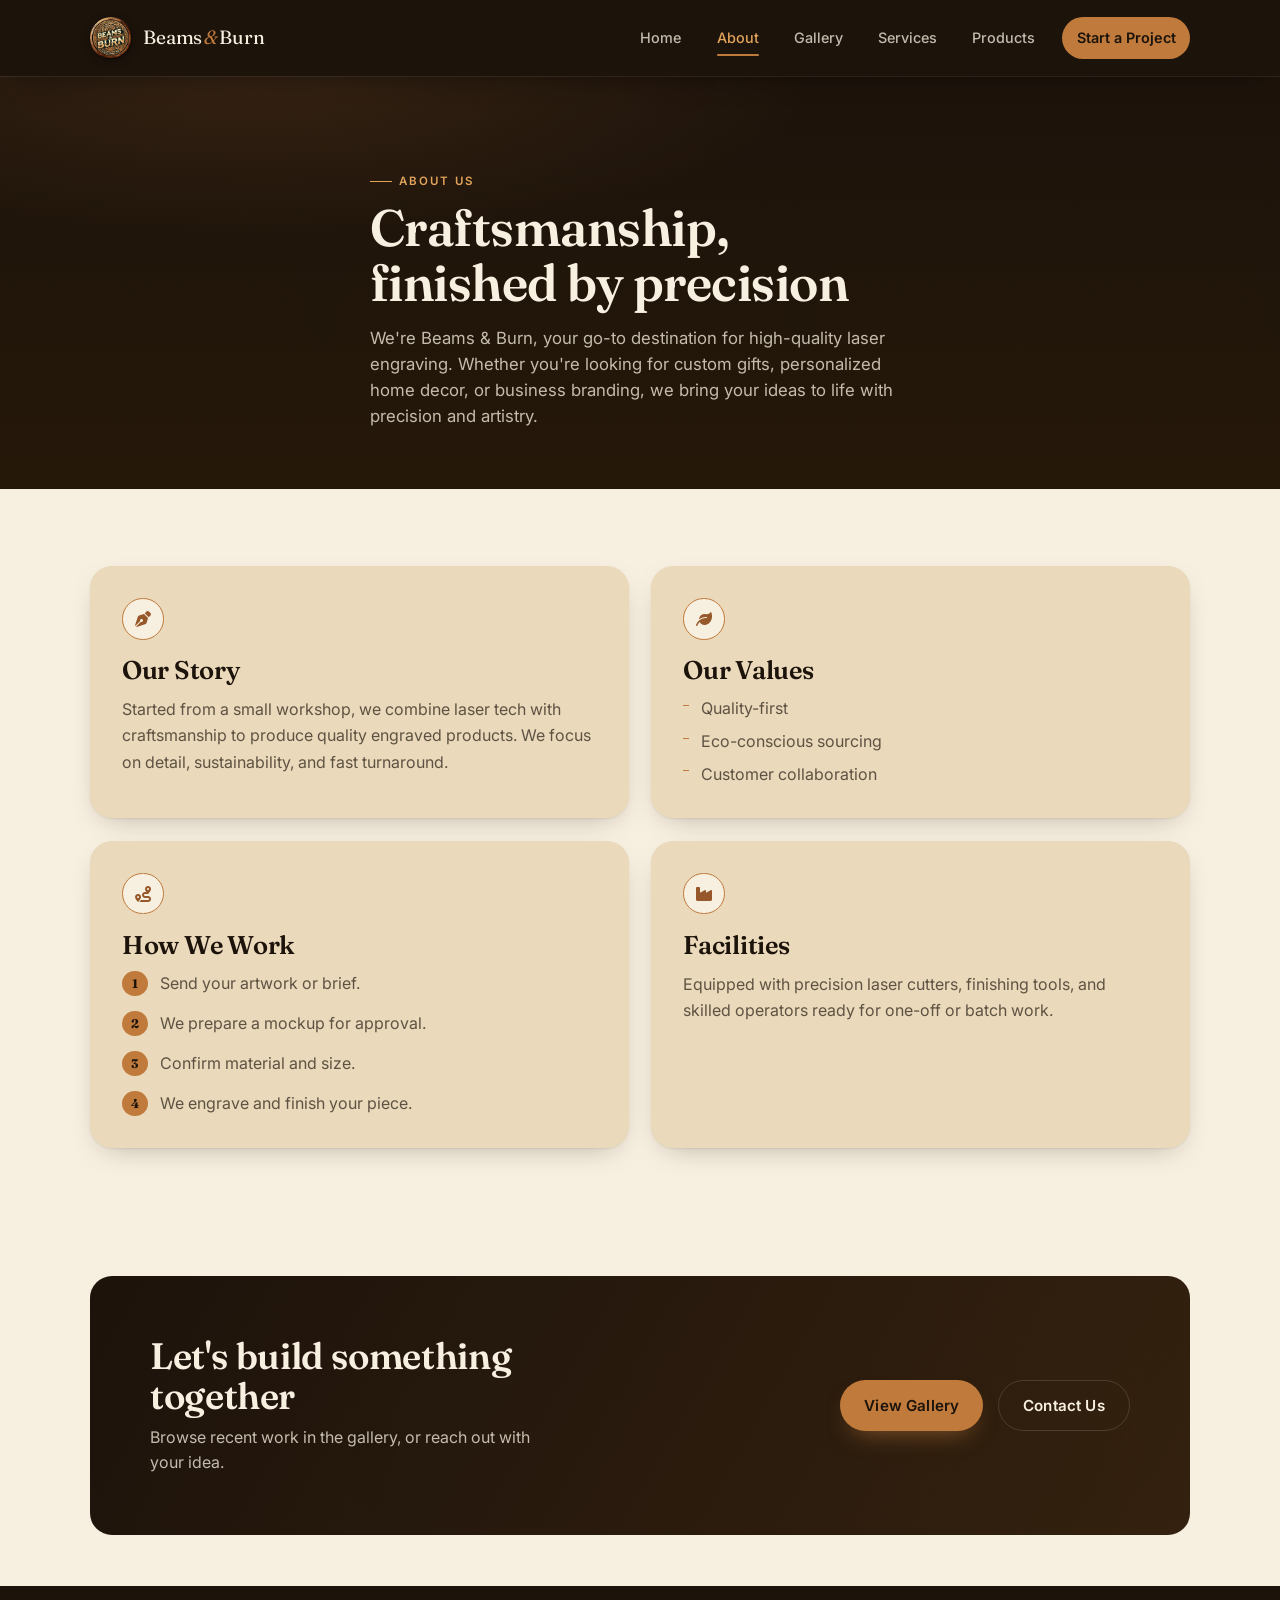
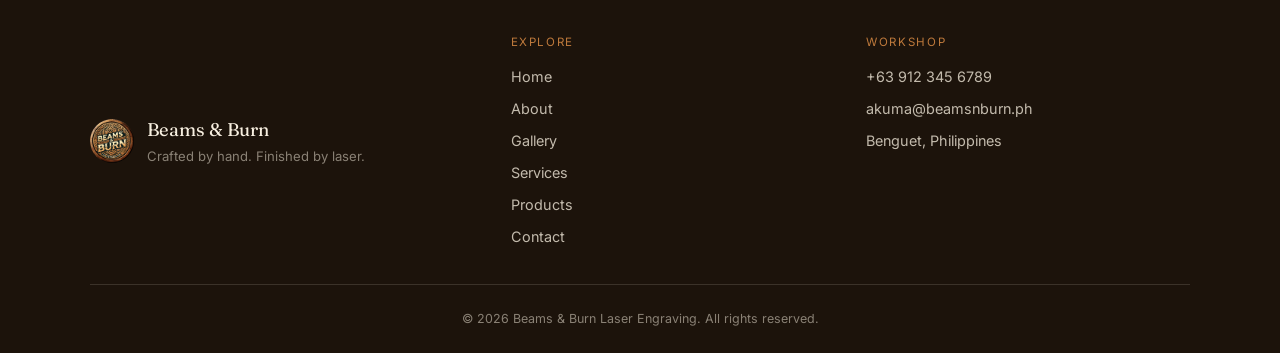
<file: projects/beamsandburn/about.html>
<!DOCTYPE html>
<html lang="en">
<head>
<meta charset="UTF-8" />
<meta name="viewport" content="width=device-width, initial-scale=1.0" />
<title>About | Beams & Burn</title>
<meta name="description" content="Beams & Burn started from a small workshop combining laser technology with wood craftsmanship. Quality-first, eco-conscious, and built on customer collaboration." />
<link rel="icon" type="image/png" href="images/favicon-32.png" sizes="32x32" />
<link rel="apple-touch-icon" href="images/favicon.png" />

<link rel="preconnect" href="https://fonts.googleapis.com" />
<link rel="preconnect" href="https://fonts.gstatic.com" crossorigin />
<link href="https://fonts.googleapis.com/css2?family=Fraunces:opsz,wght@9..144,400;9..144,500;9..144,600;9..144,700&family=Inter:wght@400;500;600;700&display=swap" rel="stylesheet" />
<link rel="stylesheet" href="https://cdnjs.cloudflare.com/ajax/libs/font-awesome/6.0.0-beta2/css/all.min.css" crossorigin="anonymous" referrerpolicy="no-referrer" />

<link rel="stylesheet" href="css/style.css" />
<link rel="stylesheet" href="css/navbar.css" />
<link rel="stylesheet" href="css/animate.css" />
<link rel="stylesheet" media="screen and (max-width: 480px)" href="css/style480px.css" />
<noscript><style>[data-reveal]{opacity:1 !important;transform:none !important;}</style></noscript>
</head>
<body data-page="about">
<a class="skip-link" href="#main">Skip to content</a>

<header class="site-header" id="siteHeader">
  <div class="nav-inner">
    <a href="index.html" class="brand" aria-label="Beams & Burn home">
      <img src="images/Logo.avif" alt="" class="brand-mark" width="42" height="42" />
      <span class="brand-word">Beams<span class="amp">&amp;</span>Burn</span>
    </a>
    <nav class="nav-links" id="navLinks" aria-label="Primary">
      <a href="index.html" class="nav-link" data-nav="home">Home</a>
      <a href="about.html" class="nav-link" data-nav="about">About</a>
      <a href="gallery.html" class="nav-link" data-nav="gallery">Gallery</a>
      <a href="services.html" class="nav-link" data-nav="services">Services</a>
      <a href="products.html" class="nav-link" data-nav="products">Products</a>
      <a href="contact.html" class="nav-link nav-cta" data-nav="contact">Start a Project</a>
    </nav>
    <button id="navToggle" class="nav-toggle" aria-label="Open menu" aria-expanded="false" aria-controls="navLinks">
      <span></span><span></span><span></span>
    </button>
  </div>
</header>
<div class="nav-scrim" id="navScrim"></div>

<main id="main">
  <section class="page-hero">
    <div class="wrap page-hero-inner">
      <p class="eyebrow">About Us</p>
      <h1>Craftsmanship, finished by precision</h1>
      <p class="lead">We're Beams &amp; Burn, your go-to destination for high-quality laser engraving. Whether you're looking for custom gifts, personalized home decor, or business branding, we bring your ideas to life with precision and artistry.</p>
    </div>
  </section>

  <section class="section">
    <div class="wrap">
      <div class="about-grid" data-reveal-group>
        <div class="about-card" data-reveal style="--i:0">
          <div class="icon"><i class="fa-solid fa-pen-nib" aria-hidden="true"></i></div>
          <h3>Our Story</h3>
          <p>Started from a small workshop, we combine laser tech with craftsmanship to produce quality engraved products. We focus on detail, sustainability, and fast turnaround.</p>
        </div>

        <div class="about-card" data-reveal style="--i:1">
          <div class="icon"><i class="fa-solid fa-leaf" aria-hidden="true"></i></div>
          <h3>Our Values</h3>
          <ul>
            <li>Quality-first</li>
            <li>Eco-conscious sourcing</li>
            <li>Customer collaboration</li>
          </ul>
        </div>

        <div class="about-card" data-reveal style="--i:2">
          <div class="icon"><i class="fa-solid fa-route" aria-hidden="true"></i></div>
          <h3>How We Work</h3>
          <ol class="about-steps">
            <li>Send your artwork or brief.</li>
            <li>We prepare a mockup for approval.</li>
            <li>Confirm material and size.</li>
            <li>We engrave and finish your piece.</li>
          </ol>
        </div>

        <div class="about-card" data-reveal style="--i:3">
          <div class="icon"><i class="fa-solid fa-industry" aria-hidden="true"></i></div>
          <h3>Facilities</h3>
          <p>Equipped with precision laser cutters, finishing tools, and skilled operators  ready for one-off or batch work.</p>
        </div>
      </div>
    </div>
  </section>

  <section class="section section-tight">
    <div class="wrap">
      <div class="cta-banner" data-reveal>
        <div class="cta-banner-copy">
          <h2>Let's build something together</h2>
          <p>Browse recent work in the gallery, or reach out with your idea.</p>
        </div>
        <div class="cta-banner-actions">
          <a href="gallery.html" class="btn btn-primary">View Gallery</a>
          <a href="contact.html" class="btn btn-ghost">Contact Us</a>
        </div>
      </div>
    </div>
  </section>
</main>

<footer class="site-footer">
  <div class="wrap">
    <div class="footer-inner">
      <div class="footer-brand">
        <img src="images/Logo.avif" alt="" width="44" height="44" loading="lazy" />
        <div>
          <span class="word">Beams &amp; Burn</span>
          <p class="tag">Crafted by hand. Finished by laser.</p>
        </div>
      </div>
      <div class="footer-links">
        <p class="footer-heading">Explore</p>
        <a href="index.html">Home</a>
        <a href="about.html">About</a>
        <a href="gallery.html">Gallery</a>
        <a href="services.html">Services</a>
        <a href="products.html">Products</a>
        <a href="contact.html">Contact</a>
      </div>
      <div class="footer-contact">
        <p class="footer-heading">Workshop</p>
        <a href="tel:+639123456789">+63 912 345 6789</a>
        <a href="mailto:akuma@beamsnburn.ph">akuma@beamsnburn.ph</a>
        <span>Benguet, Philippines</span>
      </div>
    </div>
    <p class="footer-legal">&copy; <span id="year"></span> Beams &amp; Burn Laser Engraving. All rights reserved.</p>
  </div>
</footer>

<script src="js/app.js" defer></script>
</body>
</html>
</file>
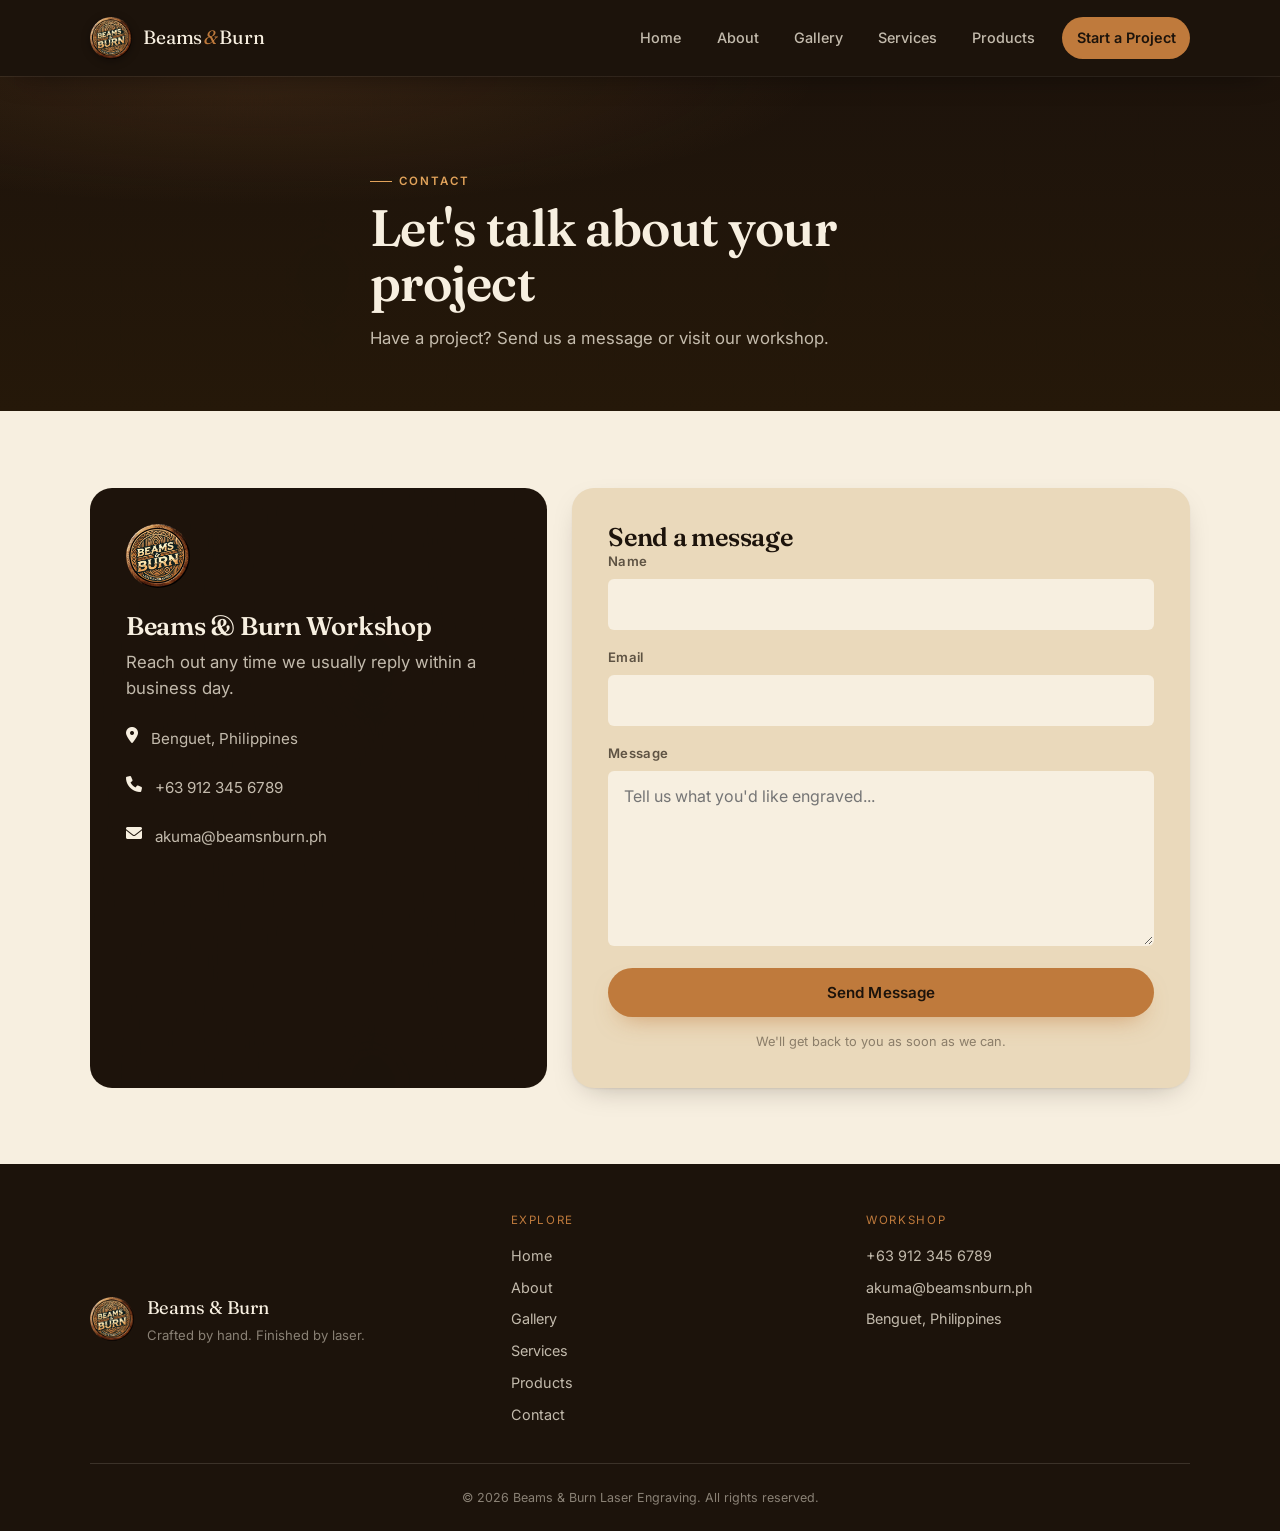
<file: projects/beamsandburn/contact.html>
<!DOCTYPE html>
<html lang="en">
<head>
<meta charset="UTF-8" />
<meta name="viewport" content="width=device-width, initial-scale=1.0" />
<title>Contact | Beams & Burn</title>
<meta name="description" content="Get in touch with Beams & Burn  send a message or visit our workshop in Benguet, Philippines." />
<link rel="icon" type="image/png" href="images/favicon-32.png" sizes="32x32" />
<link rel="apple-touch-icon" href="images/favicon.png" />

<link rel="preconnect" href="https://fonts.googleapis.com" />
<link rel="preconnect" href="https://fonts.gstatic.com" crossorigin />
<link href="https://fonts.googleapis.com/css2?family=Fraunces:opsz,wght@9..144,400;9..144,500;9..144,600;9..144,700&family=Inter:wght@400;500;600;700&display=swap" rel="stylesheet" />
<link rel="stylesheet" href="https://cdnjs.cloudflare.com/ajax/libs/font-awesome/6.0.0-beta2/css/all.min.css" crossorigin="anonymous" referrerpolicy="no-referrer" />

<link rel="stylesheet" href="css/style.css" />
<link rel="stylesheet" href="css/navbar.css" />
<link rel="stylesheet" href="css/animate.css" />
<link rel="stylesheet" media="screen and (max-width: 480px)" href="css/style480px.css" />
<noscript><style>[data-reveal]{opacity:1 !important;transform:none !important;}</style></noscript>
</head>
<body data-page="contact">
<a class="skip-link" href="#main">Skip to content</a>

<header class="site-header" id="siteHeader">
  <div class="nav-inner">
    <a href="index.html" class="brand" aria-label="Beams & Burn home">
      <img src="images/Logo.avif" alt="" class="brand-mark" width="42" height="42" />
      <span class="brand-word">Beams<span class="amp">&amp;</span>Burn</span>
    </a>
    <nav class="nav-links" id="navLinks" aria-label="Primary">
      <a href="index.html" class="nav-link" data-nav="home">Home</a>
      <a href="about.html" class="nav-link" data-nav="about">About</a>
      <a href="gallery.html" class="nav-link" data-nav="gallery">Gallery</a>
      <a href="services.html" class="nav-link" data-nav="services">Services</a>
      <a href="products.html" class="nav-link" data-nav="products">Products</a>
      <a href="contact.html" class="nav-link nav-cta" data-nav="contact">Start a Project</a>
    </nav>
    <button id="navToggle" class="nav-toggle" aria-label="Open menu" aria-expanded="false" aria-controls="navLinks">
      <span></span><span></span><span></span>
    </button>
  </div>
</header>
<div class="nav-scrim" id="navScrim"></div>

<main id="main">
  <section class="page-hero">
    <div class="wrap page-hero-inner">
      <p class="eyebrow">Contact</p>
      <h1>Let's talk about your project</h1>
      <p class="lead">Have a project? Send us a message or visit our workshop.</p>
    </div>
  </section>

  <section class="section">
    <div class="wrap">
      <div class="contact-grid" data-reveal-group>

        <div class="contact-info" data-reveal style="--i:0">
          <img class="brand-emblem" src="images/Logo.avif" alt="" width="64" height="64" loading="lazy" />
          <div>
            <h3>Beams &amp; Burn Workshop</h3>
            <p class="lead" style="color:var(--parchment-soft); margin-top:.5rem;">Reach out any time  we usually reply within a business day.</p>
          </div>

          <div class="contact-detail">
            <i class="fa-solid fa-location-dot" aria-hidden="true"></i>
            <span>Benguet, Philippines</span>
          </div>
          <div class="contact-detail">
            <i class="fa-solid fa-phone" aria-hidden="true"></i>
            <a href="tel:+639123456789">+63 912 345 6789</a>
          </div>
          <div class="contact-detail">
            <i class="fa-solid fa-envelope" aria-hidden="true"></i>
            <a href="mailto:akuma@beamsnburn.ph">akuma@beamsnburn.ph</a>
          </div>
        </div>

        <div class="contact-form-card" data-reveal style="--i:1">
          <h3>Send a message</h3>
          <form id="contactForm">
            <div class="field">
              <label for="name">Name</label>
              <input id="name" name="name" type="text" required autocomplete="name">
            </div>
            <div class="field">
              <label for="email">Email</label>
              <input id="email" name="email" type="email" required autocomplete="email">
            </div>
            <div class="field">
              <label for="message">Message</label>
              <textarea id="message" name="message" rows="6" required placeholder="Tell us what you'd like engraved..."></textarea>
            </div>
            <button class="btn btn-primary" type="submit">Send Message</button>
          </form>
          <p class="form-note">We'll get back to you as soon as we can.</p>
        </div>

      </div>
    </div>
  </section>
</main>

<footer class="site-footer">
  <div class="wrap">
    <div class="footer-inner">
      <div class="footer-brand">
        <img src="images/Logo.avif" alt="" width="44" height="44" loading="lazy" />
        <div>
          <span class="word">Beams &amp; Burn</span>
          <p class="tag">Crafted by hand. Finished by laser.</p>
        </div>
      </div>
      <div class="footer-links">
        <p class="footer-heading">Explore</p>
        <a href="index.html">Home</a>
        <a href="about.html">About</a>
        <a href="gallery.html">Gallery</a>
        <a href="services.html">Services</a>
        <a href="products.html">Products</a>
        <a href="contact.html">Contact</a>
      </div>
      <div class="footer-contact">
        <p class="footer-heading">Workshop</p>
        <a href="tel:+639123456789">+63 912 345 6789</a>
        <a href="mailto:akuma@beamsnburn.ph">akuma@beamsnburn.ph</a>
        <span>Benguet, Philippines</span>
      </div>
    </div>
    <p class="footer-legal">&copy; <span id="year"></span> Beams &amp; Burn Laser Engraving. All rights reserved.</p>
  </div>
</footer>

<script src="js/app.js" defer></script>
</body>
</html>
</file>
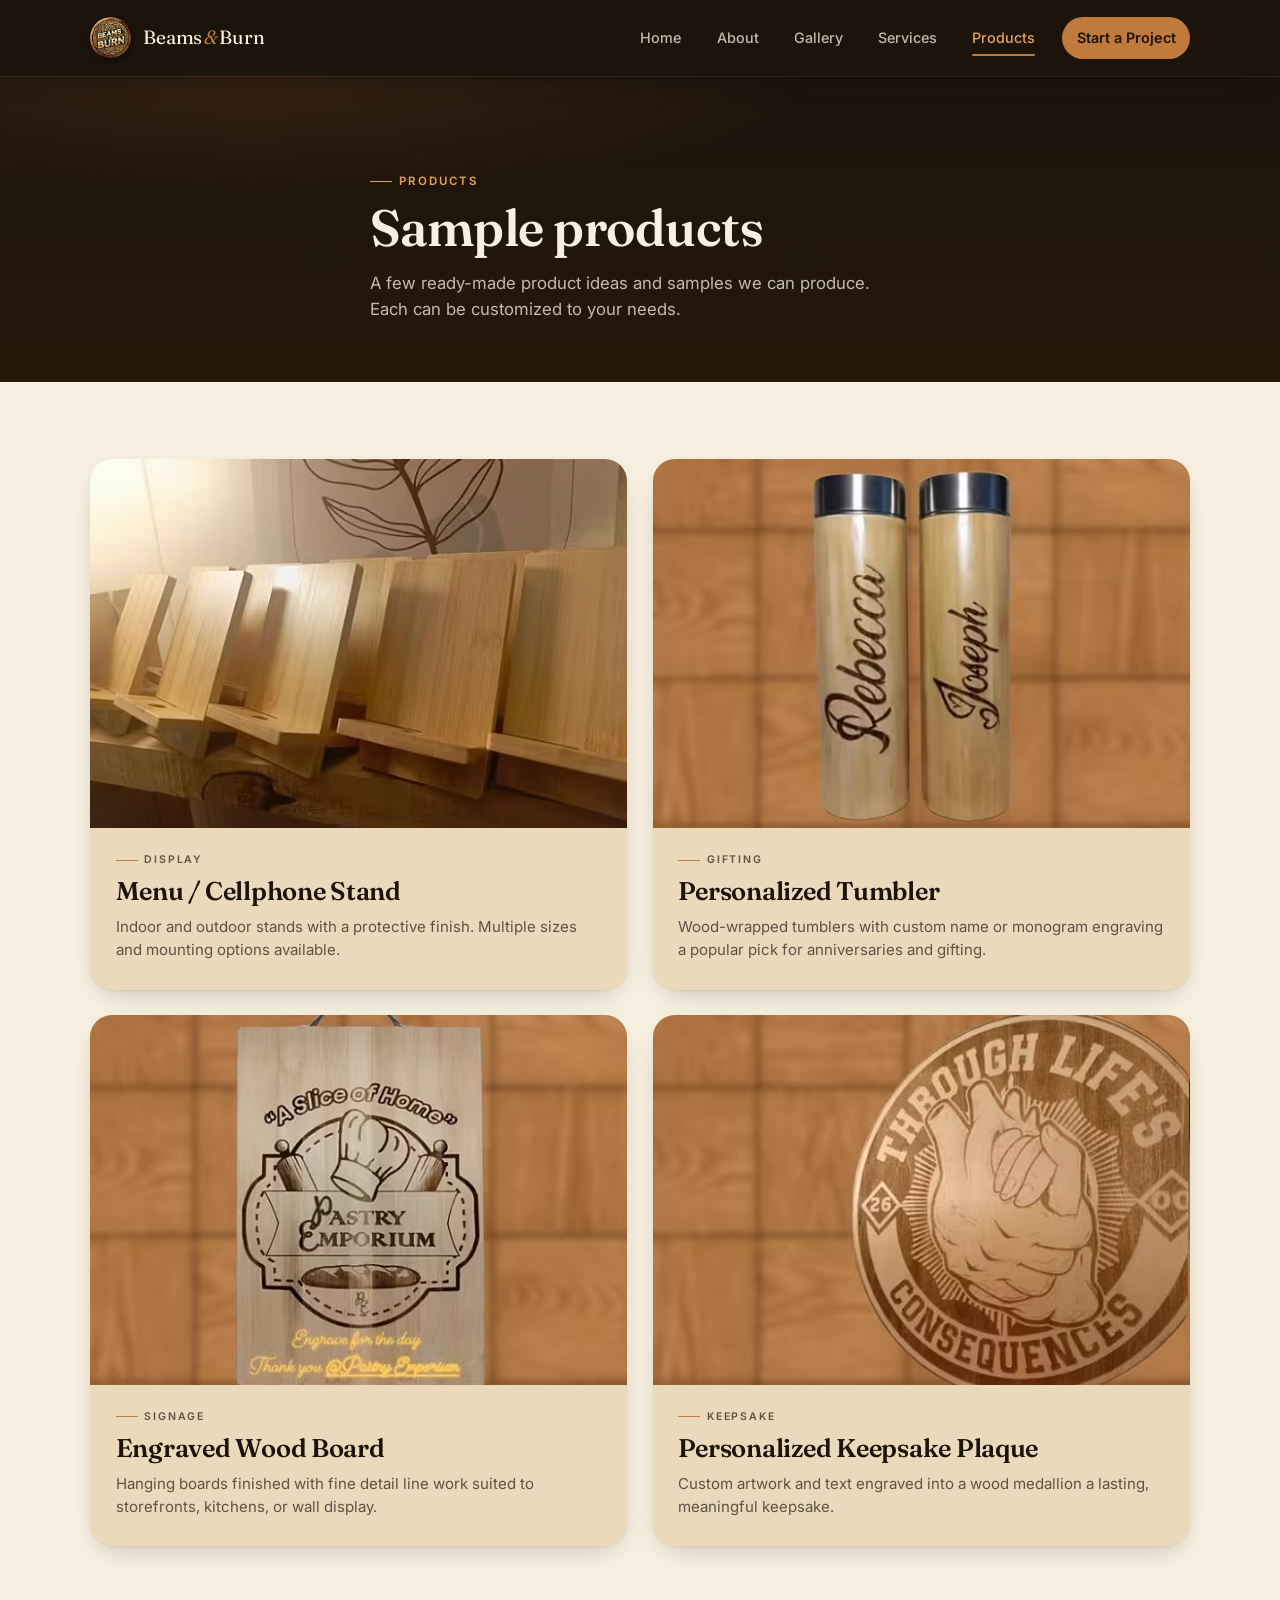
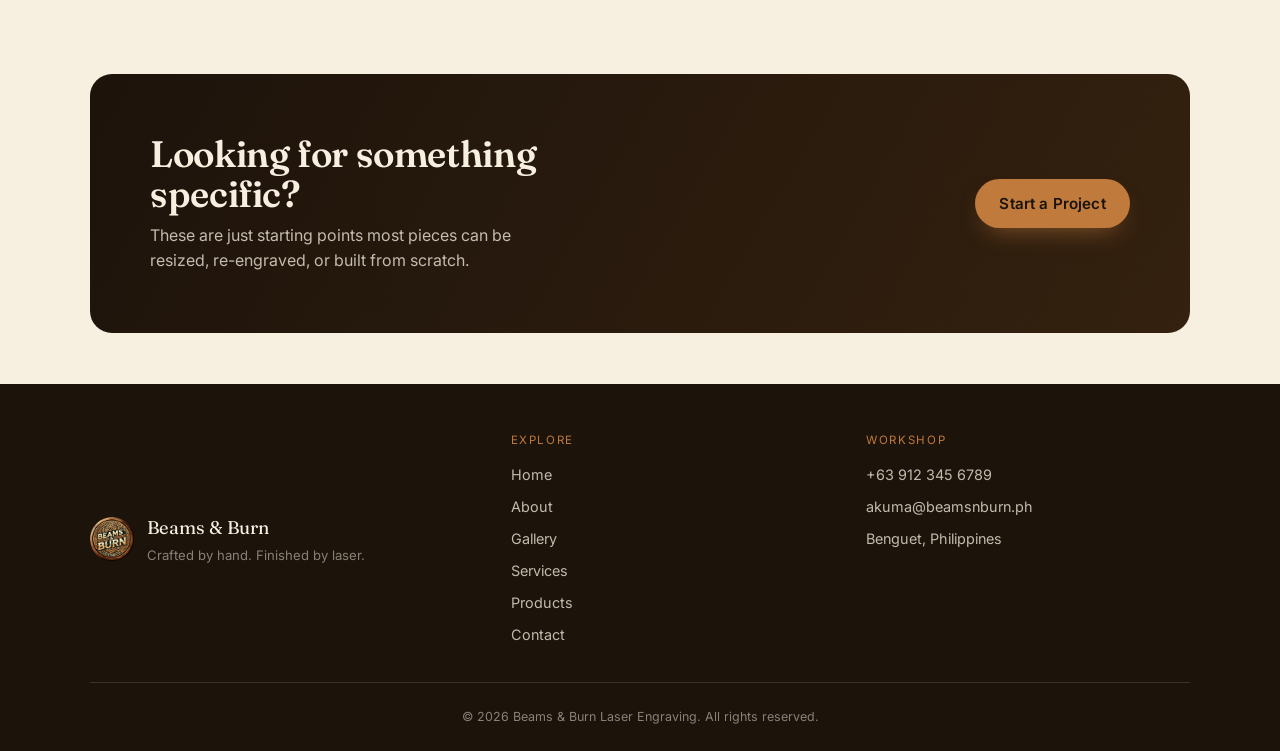
<file: projects/beamsandburn/products.html>
<!DOCTYPE html>
<html lang="en">
<head>
<meta charset="UTF-8" />
<meta name="viewport" content="width=device-width, initial-scale=1.0" />
<title>Products | Beams & Burn</title>
<meta name="description" content="Sample laser-engraved wood products from Beams & Burn  cellphone stands, keepsakes, medallions, and engraved boards. Each can be customized." />
<link rel="icon" type="image/png" href="images/favicon-32.png" sizes="32x32" />
<link rel="apple-touch-icon" href="images/favicon.png" />

<link rel="preconnect" href="https://fonts.googleapis.com" />
<link rel="preconnect" href="https://fonts.gstatic.com" crossorigin />
<link href="https://fonts.googleapis.com/css2?family=Fraunces:opsz,wght@9..144,400;9..144,500;9..144,600;9..144,700&family=Inter:wght@400;500;600;700&display=swap" rel="stylesheet" />
<link rel="stylesheet" href="https://cdnjs.cloudflare.com/ajax/libs/font-awesome/6.0.0-beta2/css/all.min.css" crossorigin="anonymous" referrerpolicy="no-referrer" />

<link rel="stylesheet" href="css/style.css" />
<link rel="stylesheet" href="css/navbar.css" />
<link rel="stylesheet" href="css/animate.css" />
<link rel="stylesheet" media="screen and (max-width: 480px)" href="css/style480px.css" />
<noscript><style>[data-reveal]{opacity:1 !important;transform:none !important;}</style></noscript>
</head>
<body data-page="products">
<a class="skip-link" href="#main">Skip to content</a>

<header class="site-header" id="siteHeader">
  <div class="nav-inner">
    <a href="index.html" class="brand" aria-label="Beams & Burn home">
      <img src="images/Logo.avif" alt="" class="brand-mark" width="42" height="42" />
      <span class="brand-word">Beams<span class="amp">&amp;</span>Burn</span>
    </a>
    <nav class="nav-links" id="navLinks" aria-label="Primary">
      <a href="index.html" class="nav-link" data-nav="home">Home</a>
      <a href="about.html" class="nav-link" data-nav="about">About</a>
      <a href="gallery.html" class="nav-link" data-nav="gallery">Gallery</a>
      <a href="services.html" class="nav-link" data-nav="services">Services</a>
      <a href="products.html" class="nav-link" data-nav="products">Products</a>
      <a href="contact.html" class="nav-link nav-cta" data-nav="contact">Start a Project</a>
    </nav>
    <button id="navToggle" class="nav-toggle" aria-label="Open menu" aria-expanded="false" aria-controls="navLinks">
      <span></span><span></span><span></span>
    </button>
  </div>
</header>
<div class="nav-scrim" id="navScrim"></div>

<main id="main">
  <section class="page-hero">
    <div class="wrap page-hero-inner">
      <p class="eyebrow">Products</p>
      <h1>Sample products</h1>
      <p class="lead">A few ready-made product ideas and samples we can produce. Each can be customized to your needs.</p>
    </div>
  </section>

  <section class="section">
    <div class="wrap">
      <div class="card-grid" data-reveal-group>

        <article class="craft-card" data-reveal style="--i:0">
          <div class="craft-card-media">
            <img src="images/gallery/gallery1.avif" alt="Row of engraved bamboo phone and menu stands" loading="lazy" />
          </div>
          <div class="craft-card-body">
            <p class="eyebrow">Display</p>
            <h3>Menu / Cellphone Stand</h3>
            <p>Indoor and outdoor stands with a protective finish. Multiple sizes and mounting options available.</p>
          </div>
        </article>

        <article class="craft-card" data-reveal style="--i:1">
          <div class="craft-card-media">
            <img src="images/gallery/gallery2.avif" alt="Engraved wood tumblers personalized with names" loading="lazy" />
          </div>
          <div class="craft-card-body">
            <p class="eyebrow">Gifting</p>
            <h3>Personalized Tumbler</h3>
            <p>Wood-wrapped tumblers with custom name or monogram engraving  a popular pick for anniversaries and gifting.</p>
          </div>
        </article>

        <article class="craft-card" data-reveal style="--i:2">
          <div class="craft-card-media">
            <img src="images/gallery/gallery6.avif" alt="Engraved wood board with hanging hook, custom business branding" loading="lazy" />
          </div>
          <div class="craft-card-body">
            <p class="eyebrow">Signage</p>
            <h3>Engraved Wood Board</h3>
            <p>Hanging boards finished with fine detail line work  suited to storefronts, kitchens, or wall display.</p>
          </div>
        </article>

        <article class="craft-card" data-reveal style="--i:3">
          <div class="craft-card-media">
            <img src="images/gallery/gallery5.avif" alt="Round engraved wood keepsake medallion with illustrated design and text" loading="lazy" />
          </div>
          <div class="craft-card-body">
            <p class="eyebrow">Keepsake</p>
            <h3>Personalized Keepsake Plaque</h3>
            <p>Custom artwork and text engraved into a wood medallion  a lasting, meaningful keepsake.</p>
          </div>
        </article>

      </div>
    </div>
  </section>

  <section class="section section-tight">
    <div class="wrap">
      <div class="cta-banner" data-reveal>
        <div class="cta-banner-copy">
          <h2>Looking for something specific?</h2>
          <p>These are just starting points  most pieces can be resized, re-engraved, or built from scratch.</p>
        </div>
        <div class="cta-banner-actions">
          <a href="contact.html" class="btn btn-primary">Start a Project</a>
        </div>
      </div>
    </div>
  </section>
</main>

<footer class="site-footer">
  <div class="wrap">
    <div class="footer-inner">
      <div class="footer-brand">
        <img src="images/Logo.avif" alt="" width="44" height="44" loading="lazy" />
        <div>
          <span class="word">Beams &amp; Burn</span>
          <p class="tag">Crafted by hand. Finished by laser.</p>
        </div>
      </div>
      <div class="footer-links">
        <p class="footer-heading">Explore</p>
        <a href="index.html">Home</a>
        <a href="about.html">About</a>
        <a href="gallery.html">Gallery</a>
        <a href="services.html">Services</a>
        <a href="products.html">Products</a>
        <a href="contact.html">Contact</a>
      </div>
      <div class="footer-contact">
        <p class="footer-heading">Workshop</p>
        <a href="tel:+639123456789">+63 912 345 6789</a>
        <a href="mailto:akuma@beamsnburn.ph">akuma@beamsnburn.ph</a>
        <span>Benguet, Philippines</span>
      </div>
    </div>
    <p class="footer-legal">&copy; <span id="year"></span> Beams &amp; Burn Laser Engraving. All rights reserved.</p>
  </div>
</footer>

<script src="js/app.js" defer></script>
</body>
</html>
</file>
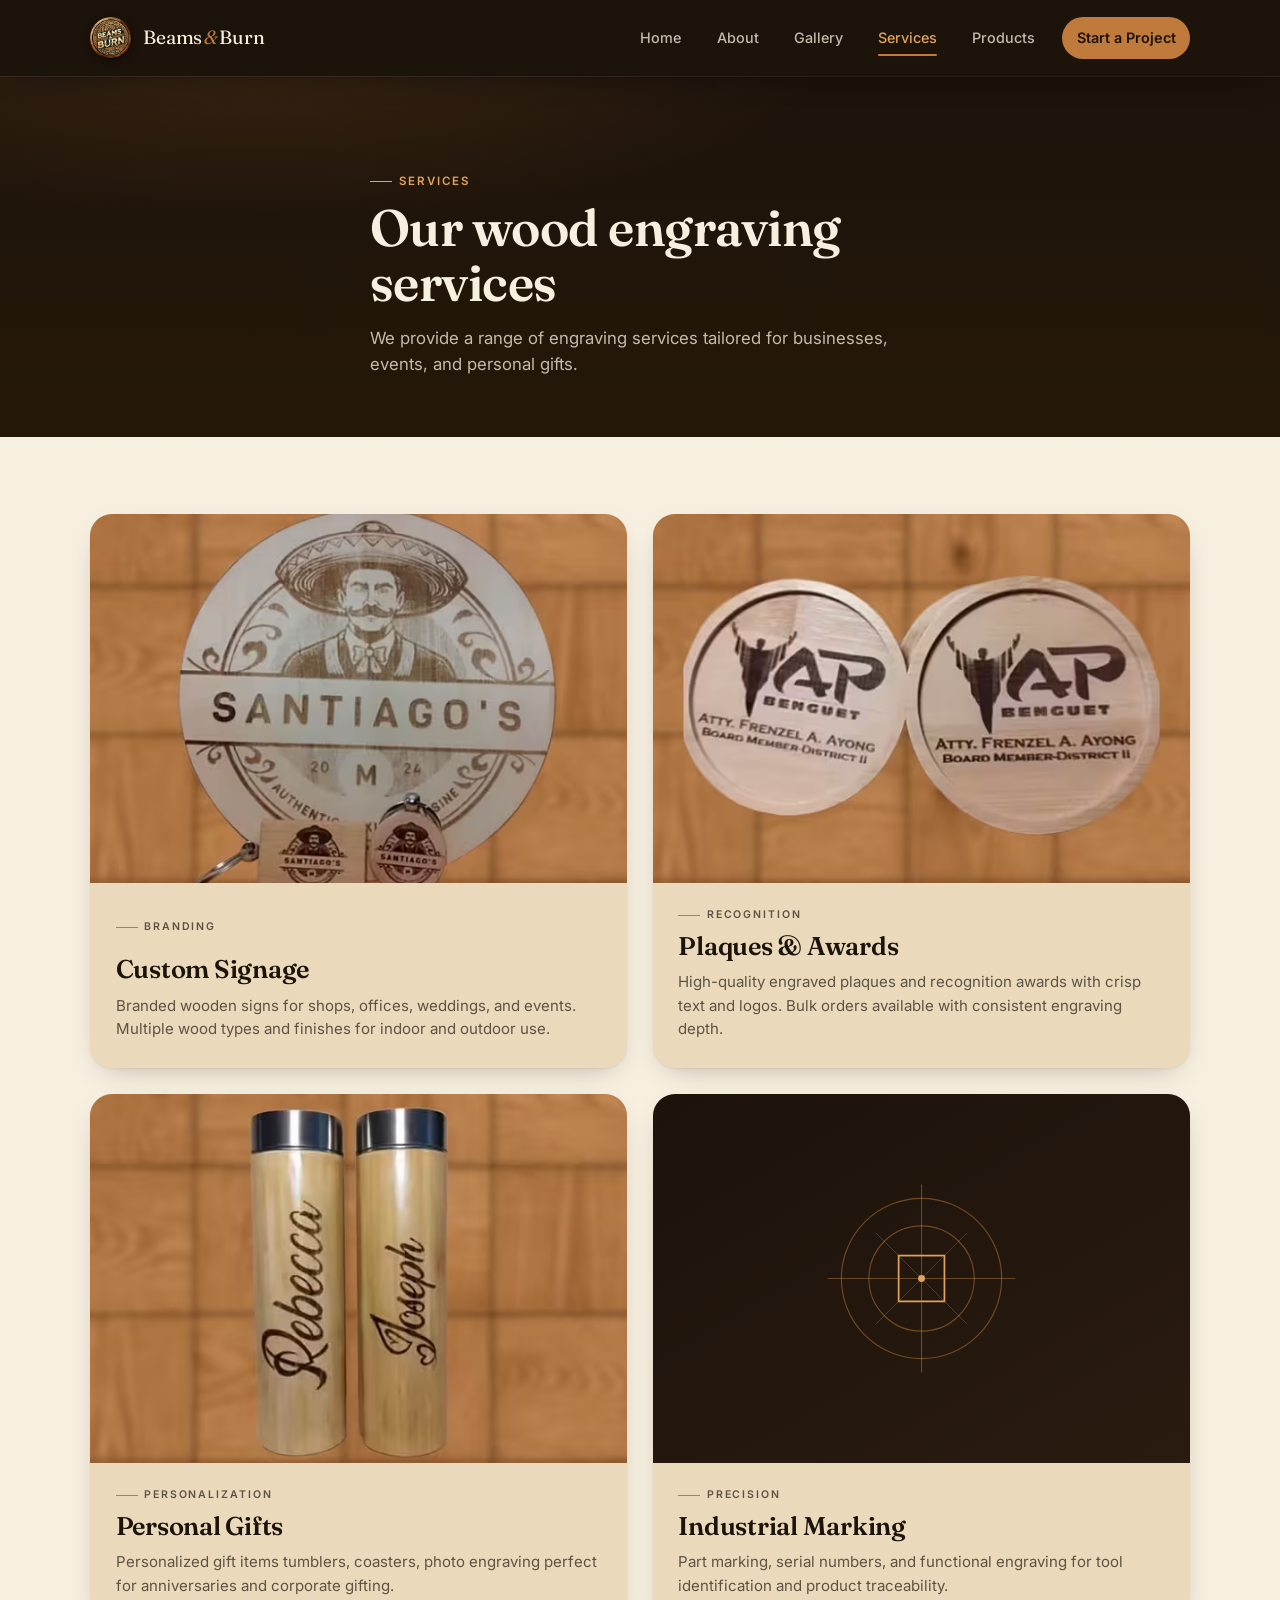
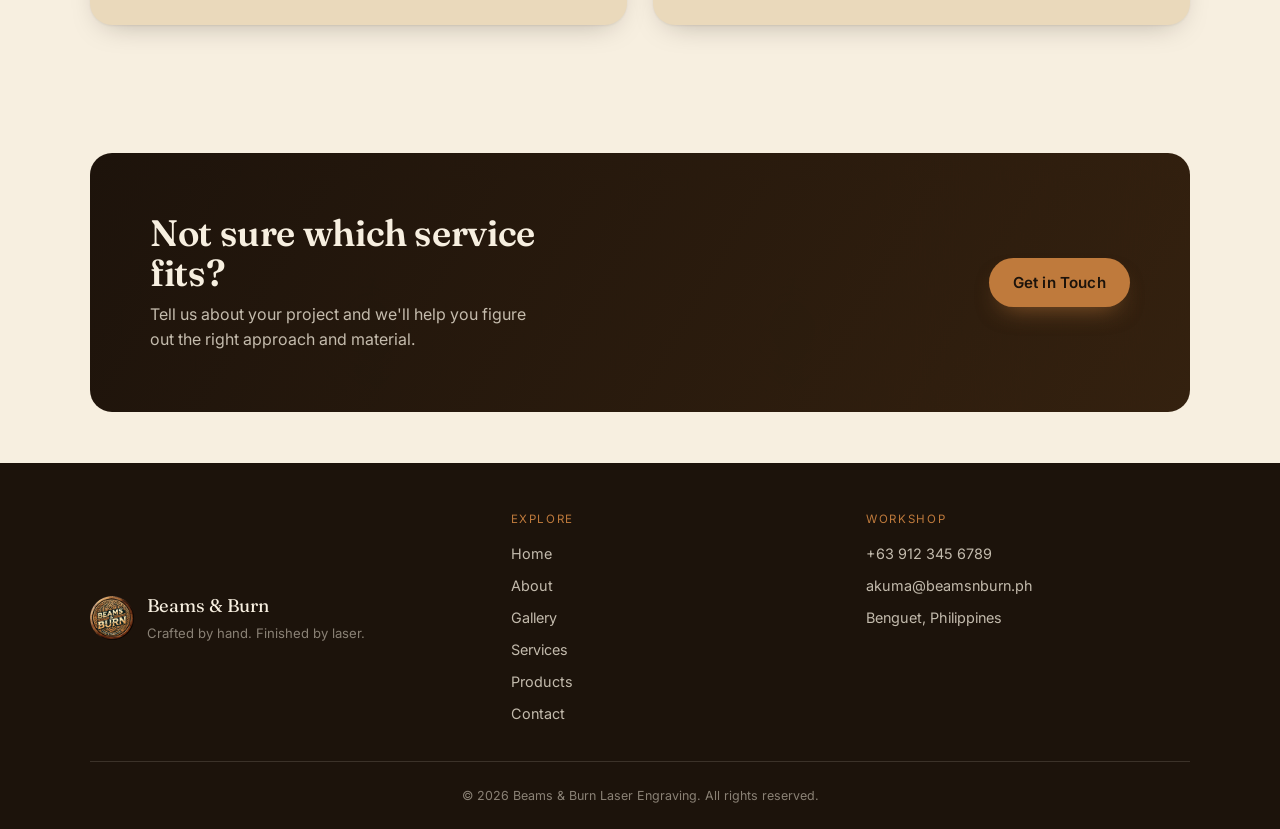
<file: projects/beamsandburn/services.html>
<!DOCTYPE html>
<html lang="en">
<head>
<meta charset="UTF-8" />
<meta name="viewport" content="width=device-width, initial-scale=1.0" />
<title>Services | Beams & Burn</title>
<meta name="description" content="Custom signage, plaques & awards, personal gifts, and industrial marking  laser engraving services from Beams & Burn in Benguet, Philippines." />
<link rel="icon" type="image/png" href="images/favicon-32.png" sizes="32x32" />
<link rel="apple-touch-icon" href="images/favicon.png" />

<link rel="preconnect" href="https://fonts.googleapis.com" />
<link rel="preconnect" href="https://fonts.gstatic.com" crossorigin />
<link href="https://fonts.googleapis.com/css2?family=Fraunces:opsz,wght@9..144,400;9..144,500;9..144,600;9..144,700&family=Inter:wght@400;500;600;700&display=swap" rel="stylesheet" />
<link rel="stylesheet" href="https://cdnjs.cloudflare.com/ajax/libs/font-awesome/6.0.0-beta2/css/all.min.css" crossorigin="anonymous" referrerpolicy="no-referrer" />

<link rel="stylesheet" href="css/style.css" />
<link rel="stylesheet" href="css/navbar.css" />
<link rel="stylesheet" href="css/animate.css" />
<link rel="stylesheet" media="screen and (max-width: 480px)" href="css/style480px.css" />
<noscript><style>[data-reveal]{opacity:1 !important;transform:none !important;}</style></noscript>
</head>
<body data-page="services">
<a class="skip-link" href="#main">Skip to content</a>

<header class="site-header" id="siteHeader">
  <div class="nav-inner">
    <a href="index.html" class="brand" aria-label="Beams & Burn home">
      <img src="images/Logo.avif" alt="" class="brand-mark" width="42" height="42" />
      <span class="brand-word">Beams<span class="amp">&amp;</span>Burn</span>
    </a>
    <nav class="nav-links" id="navLinks" aria-label="Primary">
      <a href="index.html" class="nav-link" data-nav="home">Home</a>
      <a href="about.html" class="nav-link" data-nav="about">About</a>
      <a href="gallery.html" class="nav-link" data-nav="gallery">Gallery</a>
      <a href="services.html" class="nav-link" data-nav="services">Services</a>
      <a href="products.html" class="nav-link" data-nav="products">Products</a>
      <a href="contact.html" class="nav-link nav-cta" data-nav="contact">Start a Project</a>
    </nav>
    <button id="navToggle" class="nav-toggle" aria-label="Open menu" aria-expanded="false" aria-controls="navLinks">
      <span></span><span></span><span></span>
    </button>
  </div>
</header>
<div class="nav-scrim" id="navScrim"></div>

<main id="main">
  <section class="page-hero">
    <div class="wrap page-hero-inner">
      <p class="eyebrow">Services</p>
      <h1>Our wood engraving services</h1>
      <p class="lead">We provide a range of engraving services tailored for businesses, events, and personal gifts.</p>
    </div>
  </section>

  <section class="section">
    <div class="wrap">
      <div class="card-grid" data-reveal-group>

        <article class="craft-card" data-reveal style="--i:0">
          <div class="craft-card-media">
            <img src="images/gallery/gallery4.avif" alt="Circular engraved wood restaurant sign with matching keychains" loading="lazy" />
          </div>
          <div class="craft-card-body">
            <p class="eyebrow">Branding</p>
            <h3>Custom Signage</h3>
            <p>Branded wooden signs for shops, offices, weddings, and events. Multiple wood types and finishes for indoor and outdoor use.</p>
          </div>
        </article>

        <article class="craft-card" data-reveal style="--i:1">
          <div class="craft-card-media">
            <img src="images/gallery/gallery3.avif" alt="Pair of engraved wood recognition medallions with logo and name" loading="lazy" />
          </div>
          <div class="craft-card-body">
            <p class="eyebrow">Recognition</p>
            <h3>Plaques &amp; Awards</h3>
            <p>High-quality engraved plaques and recognition awards with crisp text and logos. Bulk orders available with consistent engraving depth.</p>
          </div>
        </article>

        <article class="craft-card" data-reveal style="--i:2">
          <div class="craft-card-media">
            <img src="images/gallery/gallery2.avif" alt="Two engraved wood tumblers, each personalized with a name" loading="lazy" />
          </div>
          <div class="craft-card-body">
            <p class="eyebrow">Personalization</p>
            <h3>Personal Gifts</h3>
            <p>Personalized gift items  tumblers, coasters, photo engraving  perfect for anniversaries and corporate gifting.</p>
          </div>
        </article>

        <article class="craft-card" data-reveal style="--i:3">
          <div class="craft-card-media is-diagram">
            <svg viewBox="0 0 200 200" fill="none" aria-hidden="true">
              <circle cx="100" cy="100" r="70" stroke="#bf7a3c" stroke-width="1" opacity="0.5"/>
              <circle cx="100" cy="100" r="46" stroke="#bf7a3c" stroke-width="1" opacity="0.5"/>
              <line x1="100" y1="18" x2="100" y2="182" stroke="#e2a35b" stroke-width="1" opacity="0.35"/>
              <line x1="18" y1="100" x2="182" y2="100" stroke="#e2a35b" stroke-width="1" opacity="0.35"/>
              <rect x="80" y="80" width="40" height="40" stroke="#e2a35b" stroke-width="1.5"/>
              <path d="M60 60 L140 140 M140 60 L60 140" stroke="#bf7a3c" stroke-width="0.75" opacity="0.4"/>
              <circle cx="100" cy="100" r="3" fill="#e2a35b"/>
            </svg>
          </div>
          <div class="craft-card-body">
            <p class="eyebrow">Precision</p>
            <h3>Industrial Marking</h3>
            <p>Part marking, serial numbers, and functional engraving for tool identification and product traceability.</p>
          </div>
        </article>

      </div>
    </div>
  </section>

  <section class="section section-tight">
    <div class="wrap">
      <div class="cta-banner" data-reveal>
        <div class="cta-banner-copy">
          <h2>Not sure which service fits?</h2>
          <p>Tell us about your project and we'll help you figure out the right approach and material.</p>
        </div>
        <div class="cta-banner-actions">
          <a href="contact.html" class="btn btn-primary">Get in Touch</a>
        </div>
      </div>
    </div>
  </section>
</main>

<footer class="site-footer">
  <div class="wrap">
    <div class="footer-inner">
      <div class="footer-brand">
        <img src="images/Logo.avif" alt="" width="44" height="44" loading="lazy" />
        <div>
          <span class="word">Beams &amp; Burn</span>
          <p class="tag">Crafted by hand. Finished by laser.</p>
        </div>
      </div>
      <div class="footer-links">
        <p class="footer-heading">Explore</p>
        <a href="index.html">Home</a>
        <a href="about.html">About</a>
        <a href="gallery.html">Gallery</a>
        <a href="services.html">Services</a>
        <a href="products.html">Products</a>
        <a href="contact.html">Contact</a>
      </div>
      <div class="footer-contact">
        <p class="footer-heading">Workshop</p>
        <a href="tel:+639123456789">+63 912 345 6789</a>
        <a href="mailto:akuma@beamsnburn.ph">akuma@beamsnburn.ph</a>
        <span>Benguet, Philippines</span>
      </div>
    </div>
    <p class="footer-legal">&copy; <span id="year"></span> Beams &amp; Burn Laser Engraving. All rights reserved.</p>
  </div>
</footer>

<script src="js/app.js" defer></script>
</body>
</html>
</file>
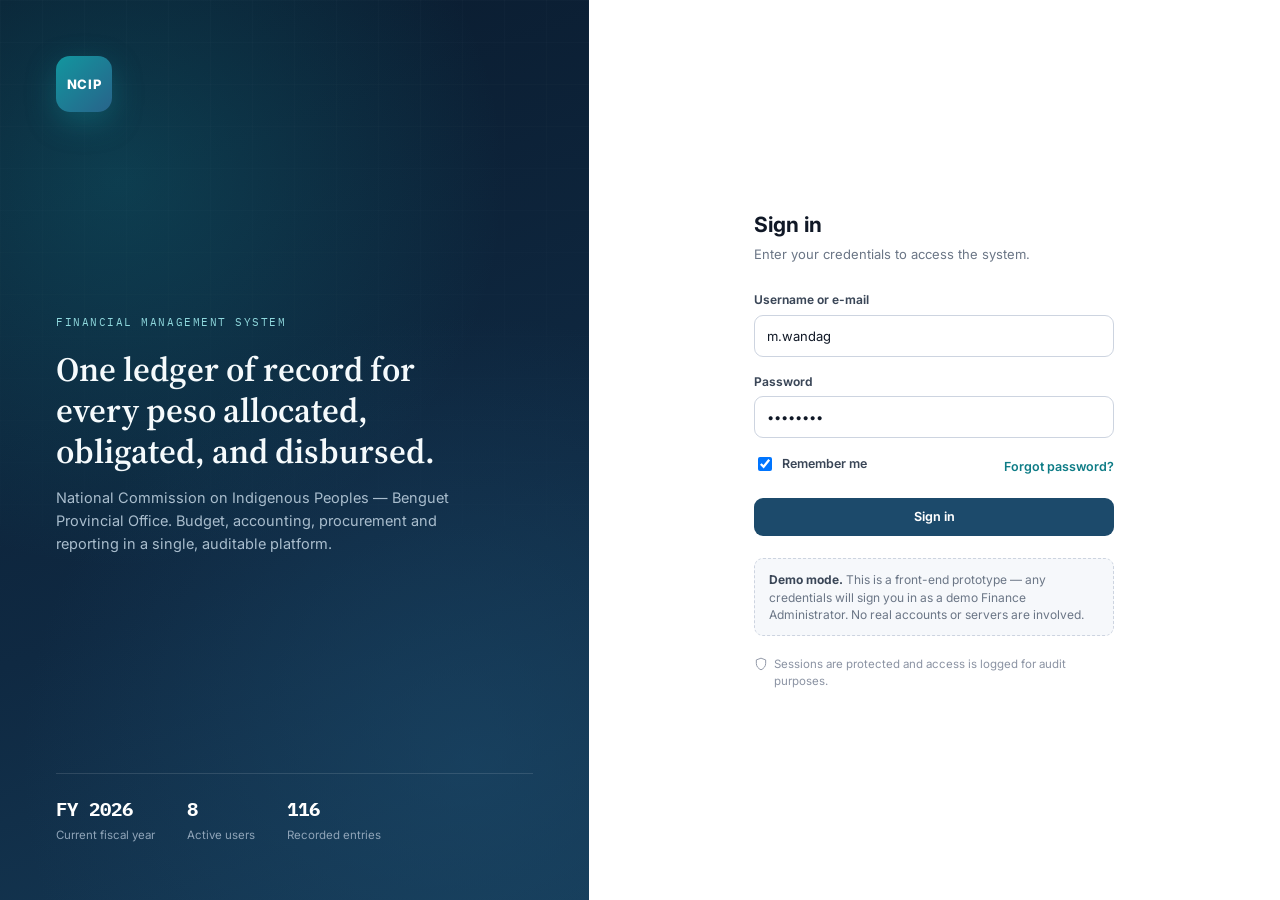
<file: projects/ncip-fms/index_mobile_fix.html>
<!doctype html>
<html lang="en" data-theme="light">
<head>
<meta charset="utf-8" />
<meta name="viewport" content="width=device-width,initial-scale=1" />
<title>NCIP Benguet | Financial Management System</title>
<meta name="description" content="Financial Management System for NCIP Benguet." />
<link rel="preconnect" href="https://fonts.googleapis.com">
<link href="https://fonts.googleapis.com/css2?family=Source+Serif+4:opsz,wght@8..60,500;8..60,600;8..60,700&family=Inter:wght@400;500;600;700;800&family=IBM+Plex+Mono:wght@400;500&display=swap" rel="stylesheet">
<style>
/* ============================================================
   DESIGN TOKENS
   Palette: deep civic navy + slate neutrals + verdigris accent.
   Display face for document/report headers (Source Serif 4) to
   read as an official financial record; Inter for UI; Plex Mono
   for figures/codes/vouchers so amounts and account codes align.
   ============================================================ */
:root{
  --navy-950:#0a1b2e;
  --navy-900:#0f2942;
  --navy-800:#153a56;
  --navy-700:#1c4a6b;
  --navy-600:#28638a;
  --teal-600:#0e7c86;
  --teal-500:#12969f;
  --teal-100:#e3f4f4;

  --ink:#101826;
  --ink-2:#3a4657;
  --muted:#6b7686;
  --muted-2:#8b93a3;
  --line:#e3e7ee;
  --line-strong:#cdd4e0;
  --surface:#ffffff;
  --surface-2:#f6f8fb;
  --surface-3:#eef1f6;
  --bg:#eef1f6;

  --green-600:#146c43;
  --green-100:#e5f5ec;
  --red-600:#b3261e;
  --red-100:#fbe9e8;
  --amber-700:#8a5a00;
  --amber-100:#fdf1dc;
  --blue-600:#1d5fa8;
  --blue-100:#e8f1fc;
  --gray-600:#5b6472;
  --gray-100:#eef0f3;

  --radius-lg:14px;
  --radius:10px;
  --radius-sm:7px;
  --shadow-sm:0 1px 2px rgba(16,24,38,.06), 0 1px 1px rgba(16,24,38,.04);
  --shadow-md:0 6px 20px rgba(16,24,38,.08), 0 2px 6px rgba(16,24,38,.04);
  --shadow-lg:0 16px 44px rgba(16,24,38,.14), 0 4px 12px rgba(16,24,38,.06);

  --font-ui:'Inter',system-ui,-apple-system,"Segoe UI",sans-serif;
  --font-display:'Source Serif 4',Georgia,serif;
  --font-mono:'IBM Plex Mono',ui-monospace,Menlo,monospace;

  --nav-w:264px;
  --nav-w-collapsed:76px;
  --topbar-h:64px;
}

html[data-theme="dark"]{
  --ink:#eef3f9;
  --ink-2:#c7d1e0;
  --muted:#93a1b6;
  --muted-2:#7c8aa0;
  --line:#26344a;
  --line-strong:#334565;
  --surface:#122032;
  --surface-2:#0d1826;
  --surface-3:#18293e;
  --bg:#0a1420;
  --green-100:#0f2c22; --green-600:#4ade80;
  --red-100:#2d1517; --red-600:#f87171;
  --amber-100:#2c2210; --amber-700:#facc15;
  --blue-100:#0f2136; --blue-600:#7db4f0;
  --gray-100:#1b2636; --gray-600:#aab4c4;
  --teal-100:#0f2c2d;
  --shadow-sm:0 1px 2px rgba(0,0,0,.4);
  --shadow-md:0 6px 20px rgba(0,0,0,.4);
  --shadow-lg:0 16px 44px rgba(0,0,0,.5);
}

*{box-sizing:border-box}
html,body{height:100%}
body{
  margin:0;
  font-family:var(--font-ui);
  color:var(--ink);
  background:var(--bg);
  -webkit-font-smoothing:antialiased;
  font-size:14px;
  line-height:1.45;
}
a{color:inherit;text-decoration:none}
button,input,select,textarea{font:inherit;color:inherit}
h1,h2,h3,h4{margin:0;font-family:var(--font-ui)}
table{border-collapse:collapse;width:100%}
canvas{display:block;width:100%;max-width:100%;height:auto}
::selection{background:rgba(18,150,159,.25)}
.mono{font-family:var(--font-mono)}
.hidden{display:none !important}
.sr-only{position:absolute;width:1px;height:1px;overflow:hidden;clip:rect(0,0,0,0);white-space:nowrap}

/* Visible focus states everywhere */
a:focus-visible,button:focus-visible,input:focus-visible,select:focus-visible,
textarea:focus-visible,[tabindex]:focus-visible{
  outline:2px solid var(--teal-600);
  outline-offset:2px;
  border-radius:4px;
}

/* ============================================================
   LOGIN
   ============================================================ */
#loginScreen{
  position:fixed;inset:0;z-index:500;
  display:flex;
  background:var(--navy-950);
}
.login-side{
  flex:1 1 46%;
  background:
    radial-gradient(circle at 20% 20%, rgba(18,150,159,.25), transparent 45%),
    radial-gradient(circle at 80% 85%, rgba(28,74,107,.55), transparent 50%),
    linear-gradient(160deg,var(--navy-950),var(--navy-900) 60%,var(--navy-800));
  color:#eaf2f8;
  display:flex;flex-direction:column;justify-content:space-between;
  padding:56px 56px;
  position:relative;
  overflow:hidden;
}
.login-side::before{
  content:"";position:absolute;inset:0;opacity:.5;
  background-image:linear-gradient(rgba(255,255,255,.03) 1px,transparent 1px),linear-gradient(90deg,rgba(255,255,255,.03) 1px,transparent 1px);
  background-size:42px 42px;
  mask-image:linear-gradient(to bottom,black,transparent 85%);
}
.login-side .seal{
  width:56px;height:56px;border-radius:14px;
  background:linear-gradient(135deg,var(--teal-500),var(--navy-600));
  display:flex;align-items:center;justify-content:center;
  font-weight:800;font-size:13px;letter-spacing:.05em;color:#fff;
  box-shadow:0 10px 30px rgba(18,150,159,.35);
  position:relative;z-index:1;
}
.login-side .headline{position:relative;z-index:1;max-width:440px}
.login-side .headline .eyebrow{
  font-family:var(--font-mono);font-size:11px;letter-spacing:.14em;text-transform:uppercase;
  color:#8fd8dd;margin-bottom:18px;
}
.login-side .headline h1{
  font-family:var(--font-display);font-weight:600;font-size:34px;line-height:1.2;color:#f5fafc;
}
.login-side .headline p{color:#a9bdcd;font-size:14.5px;margin-top:14px;line-height:1.6}
.login-stats{position:relative;z-index:1;display:flex;gap:32px;border-top:1px solid rgba(255,255,255,.12);padding-top:22px}
.login-stats div b{display:block;font-family:var(--font-mono);font-size:19px;color:#fff}
.login-stats div span{font-size:11.5px;color:#8fa4b8}

.login-form-wrap{
  flex:1 1 54%;
  background:var(--surface);
  display:flex;align-items:center;justify-content:center;
  padding:40px;
}
.login-form{width:100%;max-width:360px}
.login-form h2{font-size:21px;margin-bottom:4px}
.login-form .sub{color:var(--muted);font-size:13px;margin-bottom:28px}
.login-form label{display:block;font-size:12.5px;font-weight:600;color:var(--ink-2);margin-bottom:6px}
.login-form .field{margin-bottom:16px}
.login-form input[type=text],.login-form input[type=password]{
  width:100%;height:42px;border-radius:9px;border:1px solid var(--line-strong);
  padding:0 12px;background:var(--surface);color:var(--ink);
}
.login-form input:focus{border-color:var(--teal-600)}
.login-row-between{display:flex;align-items:center;justify-content:space-between;margin-bottom:18px;font-size:12.5px;color:var(--muted)}
.login-row-between a{color:var(--teal-600);font-weight:600}
.login-demo{
  margin-top:22px;padding:12px 14px;border-radius:9px;background:var(--surface-2);
  border:1px dashed var(--line-strong);font-size:12px;color:var(--muted);
}
.login-demo b{color:var(--ink-2)}
.login-security{margin-top:20px;font-size:11.5px;color:var(--muted-2);display:flex;gap:6px;align-items:flex-start}

/* ============================================================
   APP SHELL
   ============================================================ */
#app{display:none}
#app.ready{display:block}

header.topbar{
  position:fixed;inset:0 0 auto 0;height:var(--topbar-h);
  display:flex;align-items:center;gap:14px;
  padding:0 18px 0 16px;
  background:var(--surface);
  border-bottom:1px solid var(--line);
  z-index:120;
}
.hamburger{
  display:none;width:38px;height:38px;border-radius:8px;
  border:1px solid var(--line-strong);background:var(--surface);cursor:pointer;
  align-items:center;justify-content:center;flex:0 0 auto;
}
.brand{display:flex;align-items:center;gap:10px;min-width:0}
.brand .seal-sm{
  width:34px;height:34px;flex:0 0 34px;border-radius:9px;
  background:linear-gradient(135deg,var(--teal-500),var(--navy-700));
  display:flex;align-items:center;justify-content:center;color:#fff;font-weight:800;font-size:11px;
}
.brand-title{line-height:1.15;min-width:0;display:none}
.brand-title .t1{font-weight:700;font-size:13px;white-space:nowrap}
.brand-title .t2{font-size:10.5px;color:var(--muted);letter-spacing:.05em;text-transform:uppercase}

.gsearch{
  position:relative;flex:0 1 380px;min-width:0;
}
.gsearch input{
  width:100%;height:38px;border-radius:9px;border:1px solid var(--line);
  background:var(--surface-2);padding:0 12px 0 36px;font-size:13px;
}
.gsearch input:focus{background:var(--surface);border-color:var(--teal-600)}
.gsearch svg{position:absolute;left:11px;top:50%;transform:translateY(-50%);opacity:.55;pointer-events:none}
.gsearch kbd{
  position:absolute;right:9px;top:50%;transform:translateY(-50%);
  font-family:var(--font-mono);font-size:10.5px;color:var(--muted-2);
  background:var(--surface);border:1px solid var(--line);border-radius:5px;padding:2px 6px;
}
.gsearch-results{
  position:absolute;top:46px;left:0;right:0;background:var(--surface);
  border:1px solid var(--line);border-radius:11px;box-shadow:var(--shadow-lg);
  max-height:420px;overflow:auto;z-index:200;display:none;padding:8px;
}
.gsearch-results.show{display:block}
.gsr-group{padding:6px 8px 2px}
.gsr-group-label{font-size:10.5px;text-transform:uppercase;letter-spacing:.08em;color:var(--muted-2);font-weight:700}
.gsr-item{display:flex;align-items:center;justify-content:space-between;gap:10px;padding:8px;border-radius:8px;cursor:pointer}
.gsr-item:hover{background:var(--surface-2)}
.gsr-item .gsr-main{min-width:0}
.gsr-item .gsr-title{font-size:13px;font-weight:600;white-space:nowrap;overflow:hidden;text-overflow:ellipsis}
.gsr-item .gsr-sub{font-size:11.5px;color:var(--muted)}
.gsr-empty{padding:24px 10px;text-align:center;color:var(--muted);font-size:12.5px}

.top-actions{margin-left:auto;display:flex;align-items:center;gap:8px;flex:0 0 auto}
.fy-pill{
  display:flex;align-items:center;gap:6px;height:36px;padding:0 12px;border-radius:8px;
  background:var(--surface-2);border:1px solid var(--line);font-size:12px;font-weight:600;color:var(--ink-2);
}
.icon-btn{
  width:38px;height:38px;border-radius:9px;border:1px solid transparent;background:transparent;
  display:flex;align-items:center;justify-content:center;cursor:pointer;position:relative;color:var(--ink-2);
}
.icon-btn:hover{background:var(--surface-2);border-color:var(--line)}
.icon-btn .dot{
  position:absolute;top:6px;right:6px;width:8px;height:8px;border-radius:50%;
  background:var(--red-600);border:1.5px solid var(--surface);
}
.btn{
  height:38px;display:inline-flex;align-items:center;justify-content:center;gap:7px;
  padding:0 14px;border-radius:9px;border:1px solid transparent;cursor:pointer;
  font-size:12.5px;font-weight:650;white-space:nowrap;transition:filter .15s ease,background .15s ease,border-color .15s ease;
}
.btn.primary{color:#fff;background:var(--navy-700);}
.btn.primary:hover{filter:brightness(1.08)}
.btn.accent{color:#fff;background:var(--teal-600)}
.btn.accent:hover{filter:brightness(1.08)}
.btn.ghost{background:var(--surface);border-color:var(--line-strong);color:var(--ink-2)}
.btn.ghost:hover{background:var(--surface-2)}
.btn.danger{background:var(--red-100);color:var(--red-600)}
.btn.sm{height:32px;padding:0 11px;font-size:12px;border-radius:8px}
.btn:disabled{opacity:.5;cursor:not-allowed}
.btn svg{flex:0 0 auto}

.profile-btn{display:flex;align-items:center;gap:8px;padding:4px 8px 4px 4px;border-radius:9px;border:1px solid transparent;background:transparent;cursor:pointer}
.profile-btn:hover{background:var(--surface-2)}
.avatar{
  width:30px;height:30px;border-radius:50%;flex:0 0 30px;
  display:flex;align-items:center;justify-content:center;color:#fff;font-size:11px;font-weight:700;
  background:linear-gradient(135deg,var(--teal-500),var(--navy-700));
}
.profile-meta{display:none;text-align:left;line-height:1.2}
.profile-meta .pn{font-size:12px;font-weight:650}
.profile-meta .pr{font-size:10.5px;color:var(--muted)}

/* dropdown panel (notifications, profile) */
.dropdown-panel{
  position:absolute;top:52px;right:16px;width:360px;max-width:92vw;
  background:var(--surface);border:1px solid var(--line);border-radius:12px;box-shadow:var(--shadow-lg);
  z-index:200;display:none;overflow:hidden;
}
.dropdown-panel.show{display:block}
.dropdown-head{display:flex;align-items:center;justify-content:space-between;padding:13px 15px;border-bottom:1px solid var(--line)}
.dropdown-head h4{font-size:13px}
.dropdown-body{max-height:420px;overflow:auto}
.notif-item{display:flex;gap:10px;padding:12px 15px;border-bottom:1px solid var(--line);cursor:default}
.notif-item:last-child{border-bottom:none}
.notif-item.unread{background:var(--blue-100)}
.notif-ic{width:30px;height:30px;border-radius:8px;flex:0 0 30px;display:flex;align-items:center;justify-content:center}
.notif-txt{min-width:0}
.notif-txt .n-msg{font-size:12.5px;color:var(--ink)}
.notif-txt .n-time{font-size:11px;color:var(--muted);margin-top:2px}
.profile-panel{width:250px}
.profile-panel .pp-head{padding:16px 15px;border-bottom:1px solid var(--line);display:flex;gap:10px;align-items:center}
.profile-panel .pp-item{padding:10px 15px;font-size:12.5px;display:flex;align-items:center;gap:9px;cursor:pointer}
.profile-panel .pp-item:hover{background:var(--surface-2)}

/* ===== LAYOUT ===== */
#shell{display:flex;padding-top:var(--topbar-h);min-height:100%}
nav.sidebar{
  position:fixed;top:var(--topbar-h);bottom:0;left:0;width:var(--nav-w);
  background:var(--surface);border-right:1px solid var(--line);
  overflow-y:auto;z-index:110;padding:14px 10px 90px;
  transition:width .18s ease;
}
.nav-group{margin-bottom:4px}
.nav-group-label{
  font-size:10.5px;text-transform:uppercase;letter-spacing:.09em;color:var(--muted-2);
  font-weight:700;padding:14px 12px 6px;
}
.nav-item{
  display:flex;align-items:center;gap:11px;padding:9px 12px;border-radius:8px;
  color:var(--ink-2);font-size:13px;font-weight:520;cursor:pointer;margin-bottom:1px;
  border-left:3px solid transparent;
}
.nav-item svg{flex:0 0 auto;opacity:.75}
.nav-item:hover{background:var(--surface-2)}
.nav-item.active{background:var(--teal-100);color:var(--teal-600);font-weight:650;border-left-color:var(--teal-600)}
.nav-item.active svg{opacity:1}
.nav-item .nav-badge{
  margin-left:auto;font-size:10px;font-weight:700;background:var(--amber-100);color:var(--amber-700);
  padding:1px 6px;border-radius:20px;
}
.nav-sub{padding-left:8px}

main.workspace{margin-left:var(--nav-w);flex:1;min-width:0;padding:22px 26px 60px}

.crumb-row{display:flex;align-items:center;justify-content:space-between;gap:16px;margin-bottom:18px;flex-wrap:wrap}
.crumb{font-size:11.5px;color:var(--muted);display:flex;align-items:center;gap:6px}
.crumb b{color:var(--ink-2)}
.page-title-row{display:flex;align-items:baseline;justify-content:space-between;gap:16px;flex-wrap:wrap;margin-top:2px}
.page-title-row h1{font-size:21px;font-weight:700}
.page-title-row .page-sub{font-size:12.5px;color:var(--muted);margin-top:3px}
.page-actions{display:flex;gap:8px;flex-wrap:wrap}

footer.appfoot{margin-left:var(--nav-w);padding:16px 26px 30px;font-size:11.5px;color:var(--muted-2);border-top:1px solid var(--line);margin-top:30px}

/* ===== GRID / CARD ===== */
.grid{display:grid;grid-template-columns:repeat(12,1fr);gap:16px}
.col-3{grid-column:span 3}
.col-4{grid-column:span 4}
.col-5{grid-column:span 5}
.col-6{grid-column:span 6}
.col-7{grid-column:span 7}
.col-8{grid-column:span 8}
.col-9{grid-column:span 9}
.col-12{grid-column:span 12}

.card{
  background:var(--surface);border:1px solid var(--line);border-radius:var(--radius-lg);
  padding:18px;box-shadow:var(--shadow-sm);
}
.card.flush{padding:0}
.card h3{font-size:14px;font-weight:700}
.card-head{display:flex;align-items:center;justify-content:space-between;gap:10px;margin-bottom:14px}
.card-head .chd{font-size:11.5px;color:var(--muted)}

/* KPI card */
.kpi{background:var(--surface);border:1px solid var(--line);border-radius:var(--radius-lg);padding:16px 17px;box-shadow:var(--shadow-sm)}
.kpi .k-label{font-size:11.5px;color:var(--muted);font-weight:600;display:flex;align-items:center;justify-content:space-between}
.kpi .k-value{font-family:var(--font-mono);font-size:23px;font-weight:600;margin-top:8px;letter-spacing:-.01em}
.kpi .k-meta{display:flex;align-items:center;gap:6px;margin-top:9px;font-size:11.5px}
.kpi .k-trend{display:inline-flex;align-items:center;gap:3px;font-weight:700;padding:1px 6px;border-radius:6px}
.kpi .k-trend.up{color:var(--green-600);background:var(--green-100)}
.kpi .k-trend.down{color:var(--red-600);background:var(--red-100)}
.kpi .k-ctx{color:var(--muted-2)}
.kpi .k-bar{height:5px;border-radius:6px;background:var(--surface-3);margin-top:11px;overflow:hidden}
.kpi .k-bar > div{height:100%;border-radius:6px;background:var(--teal-600)}

/* health score */
.health-ring-wrap{display:flex;align-items:center;gap:18px}
.health-score-num{font-family:var(--font-mono);font-size:30px;font-weight:700}
.health-list{display:flex;flex-direction:column;gap:8px;flex:1;min-width:0}
.health-row{display:flex;align-items:center;gap:8px;font-size:12px}
.health-row .hr-label{flex:0 0 118px;color:var(--muted)}
.health-row .hr-bar{flex:1;height:6px;border-radius:6px;background:var(--surface-3);overflow:hidden}
.health-row .hr-bar>div{height:100%;border-radius:6px}
.health-row .hr-val{flex:0 0 32px;text-align:right;font-family:var(--font-mono);font-size:11px;color:var(--ink-2)}

/* alerts */
.alert-item{display:flex;gap:10px;align-items:flex-start;padding:11px 0;border-bottom:1px solid var(--line)}
.alert-item:last-child{border-bottom:none}
.alert-ic{width:26px;height:26px;border-radius:7px;flex:0 0 26px;display:flex;align-items:center;justify-content:center;margin-top:1px}
.alert-txt{font-size:12.5px;color:var(--ink-2);line-height:1.5}
.alert-txt b{color:var(--ink)}

/* activity feed */
.activity-item{display:flex;gap:11px;padding:11px 0;border-bottom:1px solid var(--line)}
.activity-item:last-child{border-bottom:none}
.activity-dot{width:30px;height:30px;border-radius:50%;flex:0 0 30px;display:flex;align-items:center;justify-content:center;font-size:11px;font-weight:700;color:#fff}
.activity-txt{min-width:0;font-size:12.5px}
.activity-txt .a-title{color:var(--ink);font-weight:560}
.activity-txt .a-meta{color:var(--muted);font-size:11px;margin-top:2px}

/* badges */
.badge{display:inline-flex;align-items:center;gap:5px;font-size:11px;font-weight:650;padding:3px 9px;border-radius:20px;white-space:nowrap}
.badge.green{background:var(--green-100);color:var(--green-600)}
.badge.red{background:var(--red-100);color:var(--red-600)}
.badge.amber{background:var(--amber-100);color:var(--amber-700)}
.badge.blue{background:var(--blue-100);color:var(--blue-600)}
.badge.gray{background:var(--gray-100);color:var(--gray-600)}
.badge .dot{width:6px;height:6px;border-radius:50%;background:currentColor}

/* tables */
.table-toolbar{display:flex;align-items:center;gap:9px;flex-wrap:wrap;margin-bottom:13px}
.tt-search{position:relative;flex:1 1 220px;min-width:160px}
.tt-search input{width:100%;height:36px;border-radius:8px;border:1px solid var(--line);padding:0 12px 0 32px;background:var(--surface-2);font-size:12.5px}
.tt-search svg{position:absolute;left:10px;top:50%;transform:translateY(-50%);opacity:.5}
select.tt-select{height:36px;border-radius:8px;border:1px solid var(--line);background:var(--surface-2);padding:0 10px;font-size:12.5px;color:var(--ink-2)}
input.tt-date{height:36px;border-radius:8px;border:1px solid var(--line);background:var(--surface-2);padding:0 10px;font-size:12.5px;color:var(--ink-2)}

.table-wrap{overflow-x:auto;border:1px solid var(--line);border-radius:12px}
table.dt{font-size:12.5px;min-width:640px}
table.dt thead th{
  position:sticky;top:0;background:var(--surface-2);text-align:left;padding:10px 13px;
  font-size:11px;text-transform:uppercase;letter-spacing:.04em;color:var(--muted);font-weight:700;
  border-bottom:1px solid var(--line);white-space:nowrap;
}
table.dt tbody td{padding:11px 13px;border-bottom:1px solid var(--line);color:var(--ink-2);vertical-align:middle}
table.dt tbody tr:last-child td{border-bottom:none}
table.dt tbody tr:hover{background:var(--surface-2)}
table.dt td.num,table.dt th.num{text-align:right;font-family:var(--font-mono)}
.amt-neg{color:var(--red-600)}
.row-actions{display:flex;gap:5px;justify-content:flex-end}
.icon-sm-btn{width:28px;height:28px;border-radius:7px;border:1px solid var(--line);background:var(--surface);display:inline-flex;align-items:center;justify-content:center;cursor:pointer;color:var(--ink-2)}
.icon-sm-btn:hover{background:var(--surface-2)}
.table-pager{display:flex;align-items:center;justify-content:space-between;padding:11px 13px;font-size:12px;color:var(--muted)}
.pager-btns{display:flex;gap:6px}

.empty-state{text-align:center;padding:52px 20px;color:var(--muted)}
.empty-state svg{opacity:.5;margin-bottom:12px}
.empty-state h4{font-size:14px;color:var(--ink-2);margin-bottom:5px}
.empty-state p{font-size:12.5px;max-width:340px;margin:0 auto 16px}

/* tabs */
.tabbar{display:flex;gap:4px;border-bottom:1px solid var(--line);margin-bottom:18px;overflow-x:auto}
.tab-btn{padding:10px 14px;font-size:12.5px;font-weight:600;color:var(--muted);border-bottom:2px solid transparent;cursor:pointer;white-space:nowrap}
.tab-btn.active{color:var(--teal-600);border-bottom-color:var(--teal-600)}

/* progress stack (allocated -> obligated -> disbursed) */
.flow-track{height:9px;border-radius:6px;background:var(--surface-3);overflow:hidden;display:flex}
.flow-track .seg-obl{background:var(--blue-600)}
.flow-track .seg-disb{background:var(--teal-600)}
.flow-legend{display:flex;gap:14px;font-size:11px;color:var(--muted);margin-top:8px;flex-wrap:wrap}
.flow-legend span{display:flex;align-items:center;gap:5px}
.flow-legend i{width:8px;height:8px;border-radius:2px;display:inline-block}

/* tree (chart of accounts) */
.tree-row{display:flex;align-items:center;gap:8px;padding:9px 10px;border-radius:8px;font-size:12.5px;cursor:pointer}
.tree-row:hover{background:var(--surface-2)}
.tree-row .twist{width:16px;color:var(--muted);flex:0 0 16px;text-align:center;font-size:10px}
.tree-row .acode{font-family:var(--font-mono);color:var(--muted);width:66px;flex:0 0 66px}
.tree-row .aname{flex:1;min-width:0}
.tree-row .abal{font-family:var(--font-mono);color:var(--ink-2);width:120px;text-align:right}
.tree-children{padding-left:20px;display:none}
.tree-children.open{display:block}

/* timeline (approval workflow) */
.tl{position:relative;padding-left:26px}
.tl::before{content:"";position:absolute;left:9px;top:4px;bottom:4px;width:2px;background:var(--line)}
.tl-step{position:relative;padding-bottom:20px}
.tl-step:last-child{padding-bottom:0}
.tl-dot{position:absolute;left:-26px;top:1px;width:20px;height:20px;border-radius:50%;display:flex;align-items:center;justify-content:center;background:var(--surface);border:2px solid var(--line-strong)}
.tl-dot.done{border-color:var(--green-600);background:var(--green-100)}
.tl-dot.current{border-color:var(--teal-600);background:var(--teal-100)}
.tl-step .tl-title{font-size:12.5px;font-weight:650}
.tl-step .tl-meta{font-size:11.5px;color:var(--muted);margin-top:2px}
.tl-step .tl-comment{font-size:11.5px;color:var(--ink-2);margin-top:4px;background:var(--surface-2);padding:7px 9px;border-radius:7px}

/* forms */
.form-section{border:1px solid var(--line);border-radius:12px;padding:16px;margin-bottom:14px}
.form-section h4{font-size:12.5px;text-transform:uppercase;letter-spacing:.04em;color:var(--muted);margin-bottom:13px}
.form-row{display:grid;grid-template-columns:1fr 1fr;gap:13px}
.field{margin-bottom:13px}
.field label{display:block;font-size:12px;font-weight:650;color:var(--ink-2);margin-bottom:6px}
.field label .req{color:var(--red-600)}
.field .hint{font-size:11px;color:var(--muted);margin-top:4px}
.field .err{font-size:11px;color:var(--red-600);margin-top:4px;display:none}
.field.has-error input,.field.has-error select,.field.has-error textarea{border-color:var(--red-600)}
.field.has-error .err{display:block}
.field input,.field select,.field textarea{
  width:100%;height:38px;border-radius:8px;border:1px solid var(--line-strong);
  padding:0 11px;background:var(--surface);font-size:13px;
}
.field textarea{height:auto;padding:9px 11px;resize:vertical}
.field input:focus,.field select:focus,.field textarea:focus{border-color:var(--teal-600)}

/* modal */
.modal-backdrop{
  position:fixed;inset:0;background:rgba(10,20,32,.5);z-index:400;
  display:none;align-items:flex-start;justify-content:center;padding:40px 16px;overflow:auto;
}
.modal-backdrop.show{display:flex}
.modal{
  background:var(--surface);border-radius:14px;box-shadow:var(--shadow-lg);
  width:100%;max-width:640px;max-height:calc(100vh - 80px);display:flex;flex-direction:column;
}
.modal.wide{max-width:840px}
.modal-head{display:flex;align-items:center;justify-content:space-between;padding:16px 20px;border-bottom:1px solid var(--line)}
.modal-head h3{font-size:15px}
.modal-body{padding:20px;overflow:auto}
.modal-foot{display:flex;justify-content:flex-end;gap:9px;padding:14px 20px;border-top:1px solid var(--line)}
.modal-close{width:32px;height:32px;border-radius:8px;border:1px solid var(--line);background:var(--surface);cursor:pointer;display:flex;align-items:center;justify-content:center}

/* document view (voucher / receipt) */
.doc-sheet{background:var(--surface);border:1px solid var(--line);border-radius:4px;padding:34px 38px}
.doc-sheet-head{display:flex;justify-content:space-between;align-items:flex-start;border-bottom:2px solid var(--ink);padding-bottom:16px;margin-bottom:18px}
.doc-sheet-head .org{font-family:var(--font-display);font-size:17px;font-weight:600}
.doc-sheet-head .org-sub{font-size:11px;color:var(--muted);margin-top:3px}
.doc-sheet-head .doc-type{text-align:right}
.doc-sheet-head .doc-type h2{font-family:var(--font-display);font-size:19px}
.doc-sheet-head .doc-type .docno{font-family:var(--font-mono);color:var(--muted);font-size:12px;margin-top:3px}
.doc-grid{display:grid;grid-template-columns:1fr 1fr;gap:14px 28px;margin-bottom:20px}
.doc-field{font-size:12.5px}
.doc-field .dfl{color:var(--muted);font-size:10.5px;text-transform:uppercase;letter-spacing:.05em;margin-bottom:3px}
.doc-field .dfv{color:var(--ink);font-weight:560}
.doc-amount-box{background:var(--surface-2);border-radius:10px;padding:16px;text-align:center;margin:18px 0}
.doc-amount-box .dal{font-size:11px;color:var(--muted);text-transform:uppercase;letter-spacing:.06em}
.doc-amount-box .dav{font-family:var(--font-mono);font-size:26px;font-weight:700;margin-top:6px}
.sign-row{display:grid;grid-template-columns:1fr 1fr 1fr;gap:16px;margin-top:30px}
.sign-box{border-top:1px solid var(--ink-2);padding-top:8px;font-size:11.5px}
.sign-box .sn{font-weight:650}
.sign-box .sr{color:var(--muted);font-size:10.5px}

/* command menu (quick create) */
.command-menu{position:fixed;inset:0;background:rgba(10,20,32,.5);z-index:420;display:none;align-items:flex-start;justify-content:center;padding-top:100px}
.command-menu.show{display:flex}
.command-box{width:100%;max-width:520px;background:var(--surface);border-radius:14px;box-shadow:var(--shadow-lg);overflow:hidden}
.cmd-list{padding:8px}
.cmd-item{display:flex;align-items:center;gap:12px;padding:11px 12px;border-radius:9px;cursor:pointer;font-size:13px}
.cmd-item:hover{background:var(--surface-2)}
.cmd-ic{width:32px;height:32px;border-radius:8px;background:var(--teal-100);color:var(--teal-600);display:flex;align-items:center;justify-content:center;flex:0 0 32px}

/* toasts */
#toastHost{position:fixed;bottom:20px;right:20px;z-index:500;display:flex;flex-direction:column;gap:10px}
.toast{
  min-width:260px;max-width:340px;background:var(--ink);color:#fff;padding:12px 14px;border-radius:10px;
  box-shadow:var(--shadow-lg);font-size:12.5px;display:flex;align-items:center;gap:10px;
  animation:toastIn .18s ease;
}
.toast.success{background:#124b32}
.toast.error{background:#5c1c17}
@keyframes toastIn{from{transform:translateY(8px);opacity:0}to{transform:translateY(0);opacity:1}}

/* permissions matrix */
.perm-table{font-size:12px}
.perm-table th,.perm-table td{text-align:center;padding:9px 8px}
.perm-table th:first-child,.perm-table td:first-child{text-align:left}
.perm-check{width:16px;height:16px;accent-color:var(--teal-600)}

/* perm-table hint (shown only on mobile, see media query) */
.scroll-hint{display:none;font-size:11px;color:var(--muted);margin-bottom:8px}
.subhead{font-size:11px;text-transform:uppercase;letter-spacing:.06em;color:var(--muted);font-weight:700;margin:2px 0 10px}

/* misc utility */
.flex{display:flex}
.flex-between{display:flex;align-items:center;justify-content:space-between}
.gap-8{gap:8px}
.muted{color:var(--muted)}
.mt-8{margin-top:8px}
.mt-16{margin-top:16px}
.settings-nav{display:flex;flex-direction:column;gap:2px}
.settings-nav .sn-item{padding:9px 12px;border-radius:8px;font-size:12.5px;font-weight:600;color:var(--ink-2);cursor:pointer}
.settings-nav .sn-item.active{background:var(--teal-100);color:var(--teal-600)}
.toggle{position:relative;width:40px;height:22px;border-radius:20px;background:var(--surface-3);cursor:pointer;flex:0 0 40px;border:1px solid var(--line-strong)}
.toggle.on{background:var(--teal-600);border-color:var(--teal-600)}
.toggle .knob{position:absolute;top:2px;left:2px;width:16px;height:16px;border-radius:50%;background:#fff;transition:.15s ease;box-shadow:0 1px 3px rgba(0,0,0,.3)}
.toggle.on .knob{left:20px}

/* ============================================================
   RESPONSIVE
   ============================================================ */
@media (min-width:900px){
  .brand-title{display:block}
  .profile-meta{display:block}
}
@media (max-width:1180px){
  .col-3{grid-column:span 6}
  .col-4{grid-column:span 6}
}
@media (max-width:899px){
  .hamburger{display:flex}
  nav.sidebar{
    left:calc(-1 * var(--nav-w));box-shadow:none;transition:left .2s ease,box-shadow .2s ease;
    width:min(var(--nav-w), 84vw);
  }
  body.nav-open nav.sidebar{left:0;box-shadow:var(--shadow-lg)}
  body.nav-open::after{content:"";position:fixed;inset:0;top:var(--topbar-h);background:rgba(10,20,32,.4);z-index:105}
  body.nav-open{overflow:hidden}
  main.workspace{margin-left:0;padding:16px 16px 48px}
  footer.appfoot{margin-left:0;padding:14px 16px 26px}
  .gsearch{flex:1 1 auto;min-width:0}
  .gsearch kbd{display:none}
  .gsearch input{padding-right:12px}
  header.topbar{gap:8px;padding:0 10px}
  .top-actions{gap:4px}
  #quickCreateBtn .qc-label{display:none}
  #quickCreateBtn{width:38px;height:38px;padding:0;border-radius:9px}
  .brand .seal-sm{width:30px;height:30px;flex:0 0 30px;font-size:10px}
  .fy-pill{display:none}
  .form-row{grid-template-columns:1fr}
  .sign-row{grid-template-columns:1fr}
  .doc-grid{grid-template-columns:1fr}
  .grid{gap:12px}
  .card{padding:15px}
  /* larger touch targets */
  .icon-btn,.hamburger,.avatar,.icon-sm-btn{min-width:40px;min-height:40px}
  .icon-sm-btn{width:36px;height:36px}
  .nav-item{padding:11px 12px;font-size:13.5px}
  .btn{min-height:40px}
  /* stack table toolbars into a clean filter panel */
  .table-toolbar{flex-direction:column;align-items:stretch}
  .table-toolbar > *{flex:1 1 auto;width:100%}
  .table-toolbar > .btn{width:auto;align-self:flex-start;margin-left:0 !important}
  /* modal footer buttons wrap and stay tappable */
  .modal-foot{flex-wrap:wrap}
  .modal-foot .btn{flex:1 1 auto}
  .modal-body{padding:16px}
  .modal-head{padding:14px 16px}
  .modal-backdrop{padding:0;align-items:flex-end}
  .modal{max-width:100%;max-height:92vh;border-radius:16px 16px 0 0}
  .command-menu{padding-top:0;align-items:flex-end}
  .command-box{border-radius:16px 16px 0 0;max-height:80vh;overflow:auto}
  #toastHost{left:14px;right:14px;bottom:14px;align-items:stretch}
  .toast{min-width:0;max-width:none;width:100%}
}
/* Login screen stacks on phones/small tablets */
@media (max-width:860px){
  #loginScreen{flex-direction:column;overflow:auto}
  .login-side{flex:0 0 auto;padding:34px 26px 26px}
  .login-side .headline h1{font-size:24px}
  .login-stats{flex-wrap:wrap;gap:20px 28px}
  .login-form-wrap{flex:1 1 auto;padding:30px 22px 46px}
}
@media (max-width:680px){
  .col-6,.col-5,.col-7,.col-8,.col-9,.col-4{grid-column:span 12}
  .col-3{grid-column:span 6}
  .page-title-row h1{font-size:18px}
  .page-title-row{flex-direction:column;align-items:stretch}
  .page-actions{width:100%}
  .page-actions .btn{flex:1 1 auto}
  .doc-sheet{padding:22px 18px}
  .doc-sheet-head{flex-direction:column;gap:12px}
  .doc-sheet-head .doc-type{text-align:left}
  .health-ring-wrap{flex-direction:column;align-items:flex-start}
  .crumb-row{flex-direction:column;align-items:stretch}
  .dropdown-panel{right:8px;left:8px;width:auto}
  table.dt.card-collapse thead{display:none}
  table.dt.card-collapse{min-width:0}
  table.dt.card-collapse, table.dt.card-collapse tbody, table.dt.card-collapse tr, table.dt.card-collapse td{display:block;width:100%}
  table.dt.card-collapse tr{border-bottom:1px solid var(--line);padding:10px 4px}
  table.dt.card-collapse td{border-bottom:none;padding:5px 8px;display:flex;flex-direction:column;gap:3px;text-align:left}
  table.dt.card-collapse td::before{content:attr(data-label);font-size:10.5px;text-transform:uppercase;color:var(--muted);font-weight:700;text-align:left}
  table.dt.card-collapse td:empty::before{display:none}
  table.dt.card-collapse td[data-label=""]::before{display:none}
  table.dt.card-collapse td.num{font-family:var(--font-mono)}
  table.dt.card-collapse td .row-actions{justify-content:flex-end;width:100%}
  .scroll-hint{display:block}
  /* Chart of accounts tree: wrap into two lines instead of squeezing one row */
  .tree-row{flex-wrap:wrap;row-gap:6px;padding:10px 8px}
  .tree-row .aname{flex:1 1 100%;order:3;white-space:normal;line-height:1.3}
  .tree-row .twist{order:1}
  .tree-row .acode{order:2}
  .tree-row .badge{order:4}
  .tree-row .abal{order:5;width:auto;margin-left:auto;text-align:right}
}
@media (max-width:420px){
  .col-3{grid-column:span 12}
  .kpi .k-value{font-size:20px}
  .login-side .headline h1{font-size:21px}
  .doc-amount-box .dav{font-size:21px}
}
@media (max-height:640px){
  .command-menu{padding-top:0}
}

/* reduced motion */
@media (prefers-reduced-motion:reduce){*{animation-duration:.001ms !important;transition-duration:.001ms !important}}

/* ============================================================
   PRINT
   ============================================================ */
@media print{
  header.topbar,nav.sidebar,footer.appfoot,.page-actions,.table-toolbar,.crumb-row,.tabbar,#toastHost,.no-print{display:none !important}
  main.workspace{margin-left:0 !important;padding:0 !important}
  body{background:#fff}
  .card{box-shadow:none;border:none}
  .doc-sheet{border:none;padding:0}
  a[href]:after{content:""}
}
</style>
</head>

<body>
<!-- ============================================================
     LOGIN
     ============================================================ -->
<div id="loginScreen">
  <div class="login-side">
    <div class="seal">NCIP</div>
    <div class="headline">
      <div class="eyebrow">Financial Management System</div>
      <h1>One ledger of record for every peso allocated, obligated, and disbursed.</h1>
      <p>National Commission on Indigenous Peoples &mdash; Benguet Provincial Office. Budget, accounting, procurement and reporting in a single, auditable platform.</p>
    </div>
    <div class="login-stats">
      <div><b id="statFY">FY 2026</b><span>Current fiscal year</span></div>
      <div><b id="statUsers">—</b><span>Active users</span></div>
      <div><b id="statTxn">—</b><span>Recorded entries</span></div>
    </div>
  </div>
  <div class="login-form-wrap">
    <form class="login-form" id="loginForm">
      <h2>Sign in</h2>
      <div class="sub">Enter your credentials to access the system.</div>
      <div class="field">
        <label for="loginUser">Username or e-mail</label>
        <input type="text" id="loginUser" value="m.wandag" autocomplete="username" required />
      </div>
      <div class="field">
        <label for="loginPass">Password</label>
        <input type="password" id="loginPass" value="••••••••" autocomplete="current-password" required />
      </div>
      <div class="login-row-between">
        <label style="display:flex;align-items:center;gap:7px;cursor:pointer"><input type="checkbox" checked style="width:14px;height:14px" /> Remember me</label>
        <a href="#" id="forgotLink">Forgot password?</a>
      </div>
      <button type="submit" class="btn primary" style="width:100%">Sign in</button>
      <div class="login-demo"><b>Demo mode.</b> This is a front-end prototype — any credentials will sign you in as a demo Finance Administrator. No real accounts or servers are involved.</div>
      <div class="login-security">
        <svg width="14" height="14" viewBox="0 0 24 24" fill="none" style="flex:0 0 auto;margin-top:1px"><path d="M12 2 4 5v6c0 5 3.4 9 8 11 4.6-2 8-6 8-11V5l-8-3Z" stroke="currentColor" stroke-width="1.6"/></svg>
        <span>Sessions are protected and access is logged for audit purposes.</span>
      </div>
    </form>
  </div>
</div>

<!-- ============================================================
     APP
     ============================================================ -->
<div id="app">
  <header class="topbar">
    <button class="hamburger" id="hamburgerBtn" aria-label="Toggle navigation">
      <svg width="18" height="18" viewBox="0 0 24 24" fill="none"><path d="M3 6h18M3 12h18M3 18h18" stroke="currentColor" stroke-width="2" stroke-linecap="round"/></svg>
    </button>
    <div class="brand">
      <div class="seal-sm">NCIP</div>
      <div class="brand-title">
        <div class="t1" id="orgNameTop">NCIP Benguet</div>
        <div class="t2">Financial Mgmt System</div>
      </div>
    </div>

    <div class="gsearch">
      <svg width="15" height="15" viewBox="0 0 24 24" fill="none"><circle cx="11" cy="11" r="7" stroke="currentColor" stroke-width="2"/><path d="m21 21-4.3-4.3" stroke="currentColor" stroke-width="2" stroke-linecap="round"/></svg>
      <input type="text" id="globalSearchInput" placeholder="Search transactions, budgets, accounts, users…" autocomplete="off" />
      <kbd>/</kbd>
      <div class="gsearch-results" id="gsearchResults"></div>
    </div>

    <div class="top-actions">
      <div class="fy-pill">
        <svg width="13" height="13" viewBox="0 0 24 24" fill="none"><rect x="3" y="5" width="18" height="16" rx="2" stroke="currentColor" stroke-width="1.8"/><path d="M3 10h18M8 3v4M16 3v4" stroke="currentColor" stroke-width="1.8" stroke-linecap="round"/></svg>
        <span id="fyPillLabel">FY 2026</span>
      </div>
      <button class="btn accent sm" id="quickCreateBtn">
        <svg width="14" height="14" viewBox="0 0 24 24" fill="none"><path d="M12 5v14M5 12h14" stroke="currentColor" stroke-width="2.2" stroke-linecap="round"/></svg>
        <span class="qc-label">Quick create</span>
      </button>
      <button class="icon-btn" id="themeToggleBtn" title="Toggle theme" aria-label="Toggle dark mode">
        <svg width="17" height="17" viewBox="0 0 24 24" fill="none" id="themeIcon"><path d="M12 3v2M12 19v2M4.2 4.2l1.4 1.4M18.4 18.4l1.4 1.4M3 12h2M19 12h2M4.2 19.8l1.4-1.4M18.4 5.6l1.4-1.4" stroke="currentColor" stroke-width="1.8" stroke-linecap="round"/><circle cx="12" cy="12" r="4.3" stroke="currentColor" stroke-width="1.8"/></svg>
      </button>
      <button class="icon-btn" id="notifBtn" aria-label="Notifications">
        <svg width="17" height="17" viewBox="0 0 24 24" fill="none"><path d="M18 8a6 6 0 0 0-12 0c0 5-2 6-2 6h16s-2-1-2-6" stroke="currentColor" stroke-width="1.8" stroke-linecap="round" stroke-linejoin="round"/><path d="M10 20a2 2 0 0 0 4 0" stroke="currentColor" stroke-width="1.8"/></svg>
        <span class="dot" id="notifDot"></span>
      </button>
      <div class="dropdown-panel" id="notifPanel">
        <div class="dropdown-head"><h4>Notifications</h4><a href="#" style="font-size:11.5px;font-weight:650;color:var(--teal-600)" id="markAllReadBtn">Mark all read</a></div>
        <div class="dropdown-body" id="notifList"></div>
      </div>
      <button class="profile-btn" id="profileBtn">
        <div class="avatar" id="topAvatar">MW</div>
        <div class="profile-meta"><div class="pn" id="topUserName">Maricel Wandag</div><div class="pr" id="topUserRole">Finance Administrator</div></div>
      </button>
      <div class="dropdown-panel profile-panel" id="profilePanel">
        <div class="pp-head"><div class="avatar">MW</div><div><div class="pn" style="font-size:13px;font-weight:650">Maricel Wandag</div><div class="pr" style="font-size:11px;color:var(--muted)">m.wandag@ncip.gov.ph</div></div></div>
        <div class="pp-item" data-nav="settings"><svg width="14" height="14" viewBox="0 0 24 24" fill="none"><circle cx="12" cy="12" r="3" stroke="currentColor" stroke-width="1.7"/><path d="M19.4 15a1.7 1.7 0 0 0 .3 1.9l.1.1a2 2 0 1 1-2.8 2.8l-.1-.1a1.7 1.7 0 0 0-1.9-.3 1.7 1.7 0 0 0-1 1.5V21a2 2 0 1 1-4 0v-.1a1.7 1.7 0 0 0-1-1.6 1.7 1.7 0 0 0-1.9.3l-.1.1a2 2 0 1 1-2.8-2.8l.1-.1a1.7 1.7 0 0 0 .3-1.9 1.7 1.7 0 0 0-1.5-1H3a2 2 0 1 1 0-4h.1a1.7 1.7 0 0 0 1.6-1 1.7 1.7 0 0 0-.3-1.9l-.1-.1a2 2 0 1 1 2.8-2.8l.1.1a1.7 1.7 0 0 0 1.9.3H9a1.7 1.7 0 0 0 1-1.5V3a2 2 0 1 1 4 0v.1a1.7 1.7 0 0 0 1 1.5 1.7 1.7 0 0 0 1.9-.3l.1-.1a2 2 0 1 1 2.8 2.8l-.1.1a1.7 1.7 0 0 0-.3 1.9V9a1.7 1.7 0 0 0 1.5 1H21a2 2 0 1 1 0 4h-.1a1.7 1.7 0 0 0-1.5 1Z" stroke="currentColor" stroke-width="1.3"/></svg> Account settings</div>
        <div class="pp-item" data-nav="auditlog"><svg width="14" height="14" viewBox="0 0 24 24" fill="none"><path d="M8 6h13M8 12h13M8 18h13M3 6h.01M3 12h.01M3 18h.01" stroke="currentColor" stroke-width="1.9" stroke-linecap="round"/></svg> My activity</div>
        <div class="pp-item" id="logoutBtn" style="color:var(--red-600)"><svg width="14" height="14" viewBox="0 0 24 24" fill="none"><path d="M9 21H5a2 2 0 0 1-2-2V5a2 2 0 0 1 2-2h4M16 17l5-5-5-5M21 12H9" stroke="currentColor" stroke-width="1.8" stroke-linecap="round" stroke-linejoin="round"/></svg> Sign out</div>
      </div>
    </div>
  </header>

  <div id="shell">
    <nav class="sidebar" id="sidebarNav"><div class="nav-group">
  <div class="nav-group-label">Overview</div>
  <div class="nav-item active" data-view="dashboard"><svg width="16" height="16" viewBox="0 0 24 24" fill="none"><rect x="3" y="3" width="8" height="8" rx="1.5" stroke="currentColor" stroke-width="1.7"/><rect x="13" y="3" width="8" height="5" rx="1.5" stroke="currentColor" stroke-width="1.7"/><rect x="13" y="10" width="8" height="11" rx="1.5" stroke="currentColor" stroke-width="1.7"/><rect x="3" y="13" width="8" height="8" rx="1.5" stroke="currentColor" stroke-width="1.7"/></svg>Dashboard</div>
  <div class="nav-item" data-view="dashboard" data-anchor="health"><svg width="16" height="16" viewBox="0 0 24 24" fill="none"><path d="M20.8 8.6c0 5.2-8.8 10-8.8 10s-8.8-4.8-8.8-10a4.6 4.6 0 0 1 8.8-1.9A4.6 4.6 0 0 1 20.8 8.6Z" stroke="currentColor" stroke-width="1.7"/></svg>Financial Health</div>
</div>

<div class="nav-group">
  <div class="nav-group-label">Financial Operations</div>
  <div class="nav-item" data-view="transactions"><svg width="16" height="16" viewBox="0 0 24 24" fill="none"><path d="M4 7h16M4 12h16M4 17h10" stroke="currentColor" stroke-width="1.8" stroke-linecap="round"/></svg>Transactions</div>
  <div class="nav-item" data-view="transactions" data-filter-type="Receipt"><svg width="16" height="16" viewBox="0 0 24 24" fill="none"><path d="M6 2h12v20l-3-2-3 2-3-2-3 2V2Z" stroke="currentColor" stroke-width="1.6" stroke-linejoin="round"/></svg>Receipts</div>
  <div class="nav-item" data-view="transactions" data-filter-type="Disbursement"><svg width="16" height="16" viewBox="0 0 24 24" fill="none"><path d="M12 2v14M6 10l6 6 6-6" stroke="currentColor" stroke-width="1.8" stroke-linecap="round" stroke-linejoin="round"/><path d="M4 20h16" stroke="currentColor" stroke-width="1.8" stroke-linecap="round"/></svg>Disbursements</div>
  <div class="nav-item" data-view="transactions" data-filter-type="Cash Advance"><svg width="16" height="16" viewBox="0 0 24 24" fill="none"><rect x="2" y="6" width="20" height="12" rx="2" stroke="currentColor" stroke-width="1.7"/><circle cx="12" cy="12" r="2.4" stroke="currentColor" stroke-width="1.5"/></svg>Cash Advances</div>
  <div class="nav-item" data-view="transactions" data-filter-type="Liquidation"><svg width="16" height="16" viewBox="0 0 24 24" fill="none"><path d="M9 12l2 2 4-4" stroke="currentColor" stroke-width="1.8" stroke-linecap="round" stroke-linejoin="round"/><rect x="3" y="4" width="18" height="16" rx="2" stroke="currentColor" stroke-width="1.6"/></svg>Liquidations</div>
  <div class="nav-item" data-view="transactions" data-filter-type="Fund Transfer"><svg width="16" height="16" viewBox="0 0 24 24" fill="none"><path d="M7 7h13M17 3l3 4-3 4M17 17H4M7 21l-3-4 3-4" stroke="currentColor" stroke-width="1.7" stroke-linecap="round" stroke-linejoin="round"/></svg>Fund Transfers</div>
  <div class="nav-item" data-view="transactions" data-filter-type="Journal Entry"><svg width="16" height="16" viewBox="0 0 24 24" fill="none"><path d="M4 19.5V5a2 2 0 0 1 2-2h11a2 2 0 0 1 2 2v14M6 21h12" stroke="currentColor" stroke-width="1.6" stroke-linejoin="round"/></svg>Journal Entries</div>
</div>

<div class="nav-group">
  <div class="nav-group-label">Budget Management</div>
  <div class="nav-item" data-view="budgets"><svg width="16" height="16" viewBox="0 0 24 24" fill="none"><path d="M3 3v18h18" stroke="currentColor" stroke-width="1.8" stroke-linecap="round"/><rect x="6" y="12" width="3" height="6" fill="currentColor"/><rect x="11" y="8" width="3" height="10" fill="currentColor"/><rect x="16" y="5" width="3" height="13" fill="currentColor"/></svg>Budget Overview</div>
  <div class="nav-item" data-view="budgets" data-tab="program"><svg width="16" height="16" viewBox="0 0 24 24" fill="none"><circle cx="12" cy="12" r="9" stroke="currentColor" stroke-width="1.7"/><path d="M12 3v9l6 3" stroke="currentColor" stroke-width="1.7" stroke-linecap="round"/></svg>Program Budgets</div>
  <div class="nav-item" data-view="budgets" data-tab="department"><svg width="16" height="16" viewBox="0 0 24 24" fill="none"><path d="M4 21V9l8-6 8 6v12" stroke="currentColor" stroke-width="1.7" stroke-linejoin="round"/><path d="M9 21v-6h6v6" stroke="currentColor" stroke-width="1.7"/></svg>Department Budgets</div>
  <div class="nav-item" data-view="reports" data-report="budget-vs-actual"><svg width="16" height="16" viewBox="0 0 24 24" fill="none"><path d="M3 17l6-6 4 4 8-8" stroke="currentColor" stroke-width="1.8" stroke-linecap="round" stroke-linejoin="round"/></svg>Budget vs Actual</div>
</div>

<div class="nav-group">
  <div class="nav-group-label">Accounting</div>
  <div class="nav-item" data-view="accounts"><svg width="16" height="16" viewBox="0 0 24 24" fill="none"><path d="M3 5h18M3 12h18M3 19h18" stroke="currentColor" stroke-width="1.7" stroke-linecap="round"/><circle cx="7" cy="5" r="1.3" fill="currentColor"/><circle cx="10" cy="12" r="1.3" fill="currentColor"/><circle cx="7" cy="19" r="1.3" fill="currentColor"/></svg>Chart of Accounts</div>
  <div class="nav-item" data-view="ledger"><svg width="16" height="16" viewBox="0 0 24 24" fill="none"><rect x="3" y="4" width="18" height="16" rx="1.6" stroke="currentColor" stroke-width="1.6"/><path d="M3 9h18M9 9v11" stroke="currentColor" stroke-width="1.5"/></svg>General Ledger</div>
  <div class="nav-item" data-view="reports" data-report="trial-balance"><svg width="16" height="16" viewBox="0 0 24 24" fill="none"><path d="M12 3v18M5 8l7-5 7 5M4 20h16" stroke="currentColor" stroke-width="1.6" stroke-linejoin="round"/></svg>Trial Balance</div>
  <div class="nav-item" data-view="reports" data-report="cash-flow"><svg width="16" height="16" viewBox="0 0 24 24" fill="none"><path d="M3 12h4l3-8 4 16 3-8h4" stroke="currentColor" stroke-width="1.7" stroke-linecap="round" stroke-linejoin="round"/></svg>Cash Flow</div>
</div>

<div class="nav-group">
  <div class="nav-group-label">Procurement</div>
  <div class="nav-item" data-view="transactions" data-filter-type="Purchase Request"><svg width="16" height="16" viewBox="0 0 24 24" fill="none"><path d="M6 6h15l-1.5 8h-12Z" stroke="currentColor" stroke-width="1.6" stroke-linejoin="round"/><circle cx="9" cy="19" r="1.3" fill="currentColor"/><circle cx="17" cy="19" r="1.3" fill="currentColor"/><path d="M3 3h2l1 3" stroke="currentColor" stroke-width="1.6" stroke-linecap="round"/></svg>Purchase Requests</div>
  <div class="nav-item" data-view="transactions" data-filter-type="Purchase Order"><svg width="16" height="16" viewBox="0 0 24 24" fill="none"><path d="M9 12l2 2 4-4M4 5h16v14H4z" stroke="currentColor" stroke-width="1.6" stroke-linejoin="round"/></svg>Purchase Orders</div>
  <div class="nav-item" data-view="vendors"><svg width="16" height="16" viewBox="0 0 24 24" fill="none"><path d="M3 21V9l9-6 9 6v12" stroke="currentColor" stroke-width="1.6" stroke-linejoin="round"/><path d="M9 21v-5h6v5" stroke="currentColor" stroke-width="1.6"/></svg>Suppliers / Vendors</div>
</div>

<div class="nav-group">
  <div class="nav-group-label">Reports &amp; Analytics</div>
  <div class="nav-item" data-view="reports"><svg width="16" height="16" viewBox="0 0 24 24" fill="none"><path d="M4 19.5V5a2 2 0 0 1 2-2h9l5 5v11.5a1.5 1.5 0 0 1-1.5 1.5h-13A1.5 1.5 0 0 1 4 19.5Z" stroke="currentColor" stroke-width="1.6" stroke-linejoin="round"/><path d="M8 12h8M8 16h8M8 9h4" stroke="currentColor" stroke-width="1.5" stroke-linecap="round"/></svg>Reports Center</div>
  <div class="nav-item" data-view="analytics"><svg width="16" height="16" viewBox="0 0 24 24" fill="none"><circle cx="12" cy="12" r="9" stroke="currentColor" stroke-width="1.7"/><path d="M12 7v5l3.5 2" stroke="currentColor" stroke-width="1.7" stroke-linecap="round"/></svg>Analytics</div>
</div>

<div class="nav-group">
  <div class="nav-group-label">Administration</div>
  <div class="nav-item" data-view="users"><svg width="16" height="16" viewBox="0 0 24 24" fill="none"><circle cx="9" cy="8" r="3.2" stroke="currentColor" stroke-width="1.6"/><path d="M3 20c0-3.3 2.7-6 6-6s6 2.7 6 6" stroke="currentColor" stroke-width="1.6" stroke-linecap="round"/><circle cx="17.5" cy="9" r="2.4" stroke="currentColor" stroke-width="1.4"/><path d="M15 20c.4-2.4 2-4.3 4-4.9" stroke="currentColor" stroke-width="1.4" stroke-linecap="round"/></svg>Users</div>
  <div class="nav-item" data-view="roles"><svg width="16" height="16" viewBox="0 0 24 24" fill="none"><path d="M12 2 4 5v6c0 5 3.4 9 8 11 4.6-2 8-6 8-11V5l-8-3Z" stroke="currentColor" stroke-width="1.6" stroke-linejoin="round"/></svg>Roles &amp; Permissions</div>
  <div class="nav-item" data-view="departments"><svg width="16" height="16" viewBox="0 0 24 24" fill="none"><rect x="4" y="3" width="16" height="18" rx="1.5" stroke="currentColor" stroke-width="1.6"/><path d="M8 8h2M14 8h2M8 12h2M14 12h2M8 16h2M14 16h2" stroke="currentColor" stroke-width="1.6" stroke-linecap="round"/></svg>Departments</div>
  <div class="nav-item" data-view="approvals"><svg width="16" height="16" viewBox="0 0 24 24" fill="none"><path d="M9 12l2 2 4-4" stroke="currentColor" stroke-width="1.8" stroke-linecap="round" stroke-linejoin="round"/><circle cx="12" cy="12" r="9" stroke="currentColor" stroke-width="1.6"/></svg>Approval Workflow<span class="nav-badge" id="navApprovalBadge">0</span></div>
  <div class="nav-item" data-view="auditlog"><svg width="16" height="16" viewBox="0 0 24 24" fill="none"><path d="M12 8v5l3 2" stroke="currentColor" stroke-width="1.7" stroke-linecap="round"/><circle cx="12" cy="12" r="9" stroke="currentColor" stroke-width="1.6"/></svg>Audit Logs</div>
</div>

<div class="nav-group">
  <div class="nav-group-label">System</div>
  <div class="nav-item" data-view="settings"><svg width="16" height="16" viewBox="0 0 24 24" fill="none"><circle cx="12" cy="12" r="3" stroke="currentColor" stroke-width="1.6"/><path d="M19.4 15a1.7 1.7 0 0 0 .3 1.9l.1.1a2 2 0 1 1-2.8 2.8l-.1-.1a1.7 1.7 0 0 0-1.9-.3 1.7 1.7 0 0 0-1 1.5V21a2 2 0 1 1-4 0v-.1a1.7 1.7 0 0 0-1-1.6 1.7 1.7 0 0 0-1.9.3l-.1.1a2 2 0 1 1-2.8-2.8l.1-.1a1.7 1.7 0 0 0 .3-1.9 1.7 1.7 0 0 0-1.5-1H3a2 2 0 1 1 0-4h.1a1.7 1.7 0 0 0 1.6-1 1.7 1.7 0 0 0-.3-1.9l-.1-.1a2 2 0 1 1 2.8-2.8l.1.1a1.7 1.7 0 0 0 1.9.3H9a1.7 1.7 0 0 0 1-1.5V3a2 2 0 1 1 4 0v.1a1.7 1.7 0 0 0 1 1.5 1.7 1.7 0 0 0 1.9-.3l.1-.1a2 2 0 1 1 2.8 2.8l-.1.1a1.7 1.7 0 0 0-.3 1.9V9a1.7 1.7 0 0 0 1.5 1H21a2 2 0 1 1 0 4h-.1a1.7 1.7 0 0 0-1.5 1Z" stroke="currentColor" stroke-width="1.3"/></svg>Settings</div>
</div>
</nav>

    <main class="workspace">
      <div class="crumb-row">
        <div>
          <div class="crumb" id="breadcrumb"><b>Overview</b> / Dashboard</div>
          <div class="page-title-row">
            <div>
              <h1 id="pageTitle">Dashboard</h1>
              <div class="page-sub" id="pageSub">Command center for budgets, spending, and approvals.</div>
            </div>
            <div class="page-actions" id="pageActions"></div>
          </div>
        </div>
      </div>

      <div id="viewRoot"><section class="view" id="view-dashboard">
  <div class="grid">
    <div class="col-3"><div class="kpi" id="kpi-totalBudget"></div></div>
    <div class="col-3"><div class="kpi" id="kpi-obligated"></div></div>
    <div class="col-3"><div class="kpi" id="kpi-disbursed"></div></div>
    <div class="col-3"><div class="kpi" id="kpi-remaining"></div></div>

    <div class="col-3"><div class="kpi" id="kpi-utilization"></div></div>
    <div class="col-3"><div class="kpi" id="kpi-cash"></div></div>
    <div class="col-3"><div class="kpi" id="kpi-payables"></div></div>
    <div class="col-3"><div class="kpi" id="kpi-receivables"></div></div>

    <div class="col-8">
      <div class="card">
        <div class="card-head"><h3>Monthly Spending Trend</h3><div class="chd">Disbursements, last 6 months</div></div>
        <canvas id="chartTrend" width="760" height="240" role="img" aria-label="Monthly spending trend chart"></canvas>
      </div>
    </div>
    <div class="col-4" id="healthCardAnchor">
      <div class="card">
        <div class="card-head"><h3>Financial Health</h3><div class="chd">Demo metric</div></div>
        <div class="health-ring-wrap">
          <canvas id="healthRing" width="86" height="86"></canvas>
          <div><div class="health-score-num" id="healthScoreNum">—</div><div class="muted" style="font-size:11.5px">out of 100</div></div>
        </div>
        <div class="health-list mt-16" id="healthList"></div>
      </div>
    </div>

    <div class="col-4">
      <div class="card">
        <div class="card-head"><h3>Budget Utilization by Department</h3></div>
        <canvas id="chartDeptUtil" width="360" height="220"></canvas>
      </div>
    </div>
    <div class="col-4">
      <div class="card">
        <div class="card-head"><h3>Expense by Category</h3></div>
        <canvas id="chartCat" width="360" height="220"></canvas>
      </div>
    </div>
    <div class="col-4">
      <div class="card">
        <div class="card-head"><h3>Financial Alerts</h3></div>
        <div id="alertsList"></div>
      </div>
    </div>

    <div class="col-7">
      <div class="card">
        <div class="card-head"><h3>Recent Transactions</h3><div class="chd">Latest entries</div></div>
        <div id="recentList"></div>
      </div>
    </div>
    <div class="col-5">
      <div class="card">
        <div class="card-head"><h3>Recent Activity</h3><div class="chd">System-wide</div></div>
        <div id="activityList"></div>
      </div>
    </div>
  </div>
</section>

<section class="view hidden" id="view-transactions">
  <div class="table-toolbar">
    <div class="tt-search"><svg width="14" height="14" viewBox="0 0 24 24" fill="none"><circle cx="11" cy="11" r="7" stroke="currentColor" stroke-width="2"/><path d="m21 21-4.3-4.3" stroke="currentColor" stroke-width="2" stroke-linecap="round"/></svg><input id="txnSearch" placeholder="Search voucher, payee, account, remarks…" /></div>
    <select class="tt-select" id="txnFilterType"><option value="">All types</option></select>
    <select class="tt-select" id="txnFilterStatus"><option value="">All statuses</option></select>
    <select class="tt-select" id="txnFilterDept"><option value="">All departments</option></select>
    <input class="tt-date" type="date" id="txnFilterFrom" title="From date" />
    <input class="tt-date" type="date" id="txnFilterTo" title="To date" />
    <button class="btn ghost sm" id="txnClearFilters">Clear</button>
  </div>
  <div class="table-wrap">
    <table class="dt card-collapse" id="txnTable">
      <thead><tr>
        <th>Date</th><th>Voucher</th><th>Type</th><th>Payee / Account</th><th>Program</th><th>Department</th><th class="num">Amount</th><th>Status</th><th></th>
      </tr></thead>
      <tbody id="txnTableBody"></tbody>
    </table>
    <div class="table-pager" id="txnPager"></div>
  </div>
</section>

<section class="view hidden" id="view-budgets">
  <div class="tabbar">
    <div class="tab-btn active" data-btab="overview">Overview</div>
    <div class="tab-btn" data-btab="program">Program Budgets</div>
    <div class="tab-btn" data-btab="department">Department Budgets</div>
  </div>
  <div id="budgetOverviewPane">
    <div class="grid">
      <div class="col-3"><div class="kpi" id="bkpi-alloc"></div></div>
      <div class="col-3"><div class="kpi" id="bkpi-obl"></div></div>
      <div class="col-3"><div class="kpi" id="bkpi-disb"></div></div>
      <div class="col-3"><div class="kpi" id="bkpi-rem"></div></div>
    </div>
    <div class="mt-16" id="budgetCardGrid" class="grid"></div>
  </div>
  <div id="budgetProgramPane" class="hidden"></div>
  <div id="budgetDepartmentPane" class="hidden"></div>
</section>

<section class="view hidden" id="view-accounts">
  <div class="table-toolbar">
    <div class="tt-search"><svg width="14" height="14" viewBox="0 0 24 24" fill="none"><circle cx="11" cy="11" r="7" stroke="currentColor" stroke-width="2"/><path d="m21 21-4.3-4.3" stroke="currentColor" stroke-width="2" stroke-linecap="round"/></svg><input id="coaSearch" placeholder="Search account code or name…" /></div>
    <select class="tt-select" id="coaFilterType">
      <option value="">All account types</option>
      <option>Assets</option><option>Liabilities</option><option>Equity</option><option>Revenue</option><option>Expenses</option>
    </select>
    <button class="btn ghost sm" id="coaExpandAll">Expand all</button>
  </div>
  <div class="card flush">
    <div id="coaTree" style="padding:8px"></div>
  </div>
</section>

<section class="view hidden" id="view-ledger">
  <div class="table-toolbar">
    <select class="tt-select" id="glFilterAccount"><option value="">All accounts</option></select>
    <input class="tt-date" type="date" id="glFilterFrom" />
    <input class="tt-date" type="date" id="glFilterTo" />
    <button class="btn ghost sm" id="glClearFilters">Clear</button>
    <button class="btn ghost sm" id="glExportBtn" style="margin-left:auto">Export CSV</button>
    <button class="btn ghost sm" id="glPrintBtn">Print</button>
  </div>
  <div class="table-wrap">
    <table class="dt card-collapse" id="glTable">
      <thead><tr><th>Date</th><th>Account</th><th>Reference</th><th>Description</th><th class="num">Debit</th><th class="num">Credit</th><th class="num">Balance</th></tr></thead>
      <tbody id="glTableBody"></tbody>
    </table>
  </div>
</section>

<section class="view hidden" id="view-vendors">
  <div class="table-toolbar">
    <div class="tt-search"><svg width="14" height="14" viewBox="0 0 24 24" fill="none"><circle cx="11" cy="11" r="7" stroke="currentColor" stroke-width="2"/><path d="m21 21-4.3-4.3" stroke="currentColor" stroke-width="2" stroke-linecap="round"/></svg><input id="vendorSearch" placeholder="Search vendor…" /></div>
  </div>
  <div class="table-wrap">
    <table class="dt card-collapse">
      <thead><tr><th>Vendor</th><th>Category</th><th>TIN</th><th class="num">YTD Payments</th><th>Status</th></tr></thead>
      <tbody id="vendorTableBody"></tbody>
    </table>
  </div>
</section>

<section class="view hidden" id="view-reports">
  <div class="tabbar" id="reportsTabbar">
    <div class="tab-btn active" data-rtab="financial">Financial</div>
    <div class="tab-btn" data-rtab="budget">Budget</div>
    <div class="tab-btn" data-rtab="transaction">Transaction</div>
    <div class="tab-btn" data-rtab="management">Management</div>
  </div>
  <div class="card" id="reportFilterCard">
    <div class="table-toolbar" style="margin:0">
      <select class="tt-select" id="repFilterFY"><option>FY 2026</option><option>FY 2025</option></select>
      <select class="tt-select" id="repFilterDept"><option value="">All departments</option></select>
      <select class="tt-select" id="repFilterProgram"><option value="">All programs</option></select>
      <input class="tt-date" type="date" id="repFilterFrom" />
      <input class="tt-date" type="date" id="repFilterTo" />
    </div>
  </div>
  <div class="grid mt-16" id="reportGrid"></div>
  <div id="reportOutput" class="mt-16"></div>
</section>

<section class="view hidden" id="view-analytics">
  <div class="grid">
    <div class="col-6"><div class="card"><div class="card-head"><h3>Receipts vs Disbursements</h3></div><canvas id="chartRvD" width="420" height="240"></canvas></div></div>
    <div class="col-6"><div class="card"><div class="card-head"><h3>Budget vs Actual by Program</h3></div><canvas id="chartBvA" width="420" height="240"></canvas></div></div>
    <div class="col-6"><div class="card"><div class="card-head"><h3>Monthly Transaction Volume</h3></div><canvas id="chartVolume" width="420" height="240"></canvas></div></div>
    <div class="col-6"><div class="card"><div class="card-head"><h3>Program Performance</h3></div><div id="programPerfList"></div></div></div>
  </div>
</section>

<section class="view hidden" id="view-users">
  <div class="table-toolbar">
    <div class="tt-search"><svg width="14" height="14" viewBox="0 0 24 24" fill="none"><circle cx="11" cy="11" r="7" stroke="currentColor" stroke-width="2"/><path d="m21 21-4.3-4.3" stroke="currentColor" stroke-width="2" stroke-linecap="round"/></svg><input id="userSearch" placeholder="Search users…" /></div>
    <select class="tt-select" id="userFilterRole"><option value="">All roles</option></select>
    <select class="tt-select" id="userFilterStatus"><option value="">All statuses</option><option>Active</option><option>Inactive</option></select>
  </div>
  <div class="table-wrap">
    <table class="dt card-collapse">
      <thead><tr><th>Name</th><th>Employee ID</th><th>Department</th><th>Role</th><th>Email</th><th>Status</th><th>Last Active</th><th></th></tr></thead>
      <tbody id="userTableBody"></tbody>
    </table>
  </div>
</section>

<section class="view hidden" id="view-roles">
  <div class="card">
    <div class="card-head"><h3>Permissions Matrix</h3><div class="chd">Demo — changes are not persisted server-side</div></div>
    <div class="scroll-hint">Swipe left/right to see all permissions →</div>
    <div class="table-wrap">
      <table class="dt perm-table" id="permTable"></table>
    </div>
  </div>
</section>

<section class="view hidden" id="view-departments">
  <div class="grid" id="deptGrid"></div>
</section>

<section class="view hidden" id="view-approvals">
  <div class="tabbar">
    <div class="tab-btn active" data-atab="pending">Pending my action</div>
    <div class="tab-btn" data-atab="all">All in workflow</div>
  </div>
  <div id="approvalsList"></div>
</section>

<section class="view hidden" id="view-auditlog">
  <div class="table-toolbar">
    <div class="tt-search"><svg width="14" height="14" viewBox="0 0 24 24" fill="none"><circle cx="11" cy="11" r="7" stroke="currentColor" stroke-width="2"/><path d="m21 21-4.3-4.3" stroke="currentColor" stroke-width="2" stroke-linecap="round"/></svg><input id="auditSearch" placeholder="Search audit log…" /></div>
    <select class="tt-select" id="auditFilterModule"><option value="">All modules</option></select>
  </div>
  <div class="table-wrap">
    <table class="dt card-collapse">
      <thead><tr><th>Timestamp</th><th>User</th><th>Action</th><th>Module</th><th>Record</th><th>Description</th></tr></thead>
      <tbody id="auditTableBody"></tbody>
    </table>
  </div>
</section>

<section class="view hidden" id="view-settings">
  <div class="grid">
    <div class="col-3">
      <div class="card settings-nav" id="settingsNav">
        <div class="sn-item active" data-stab="org">Organization</div>
        <div class="sn-item" data-stab="financial">Financial</div>
        <div class="sn-item" data-stab="system">System</div>
        <div class="sn-item" data-stab="security">Security</div>
        <div class="sn-item" data-stab="data">Data</div>
      </div>
    </div>
    <div class="col-9"><div class="card" id="settingsPane"></div></div>
  </div>
</section>
</div>
    </main>
  </div>

  <footer class="appfoot">
    NCIP Benguet Financial Management System &middot; Demo build &middot; Data is stored locally in your browser (localStorage) and is never uploaded.
  </footer>
</div>

<div id="toastHost"></div>

<!-- Transaction modal -->
<div class="modal-backdrop" id="txnModal">
  <div class="modal wide">
    <div class="modal-head"><h3 id="txnModalTitle">Add Transaction</h3><button class="modal-close" data-close="txnModal">&times;</button></div>
    <div class="modal-body">
      <form id="txnForm">
        <div class="form-section">
          <h4>Document details</h4>
          <div class="form-row">
            <div class="field"><label>Transaction type <span class="req">*</span></label>
              <select id="fType" required>
                <option>Disbursement</option><option>Receipt</option><option>Cash Advance</option>
                <option>Liquidation</option><option>Fund Transfer</option><option>Journal Entry</option>
                <option>Purchase Request</option><option>Purchase Order</option>
              </select>
            </div>
            <div class="field"><label>Date <span class="req">*</span></label><input type="date" id="fDate" required /></div>
          </div>
          <div class="form-row">
            <div class="field"><label>Voucher / reference no.</label><input id="fVoucher" placeholder="Auto-generated if blank" /></div>
            <div class="field"><label>Status</label>
              <select id="fStatus"><option>Draft</option><option>Pending</option><option>For Review</option><option>Approved</option><option>Posted</option><option>Completed</option><option>Rejected</option></select>
            </div>
          </div>
        </div>
        <div class="form-section">
          <h4>Parties &amp; classification</h4>
          <div class="form-row">
            <div class="field"><label>Payee / account <span class="req">*</span></label><input id="fAccount" required /></div>
            <div class="field"><label>Expense category</label>
              <select id="fCategory"><option>Personal Services</option><option>Operating Expense</option><option>Capital Outlay</option><option>Travel</option><option>Utilities</option><option>Supplies</option><option>Others</option></select>
            </div>
          </div>
          <div class="form-row">
            <div class="field"><label>Department</label><select id="fDept"></select></div>
            <div class="field"><label>Program</label><select id="fProgram"></select></div>
          </div>
          <div class="field"><label>Fund source</label>
            <select id="fFundSource"><option>General Fund</option><option>Trust Fund</option><option>Special Fund — IP Development</option><option>National Government Subsidy</option></select>
          </div>
        </div>
        <div class="form-section">
          <h4>Amount</h4>
          <div class="form-row">
            <div class="field"><label>Amount (PHP) <span class="req">*</span></label><input type="number" id="fAmount" step="0.01" min="0" required />
              <div class="err">Enter an amount greater than zero.</div>
            </div>
            <div class="field"><label>Fiscal year</label><input id="fFY" value="2026" /></div>
          </div>
          <div class="field"><label>Remarks</label><textarea id="fRemarks" rows="3" placeholder="Purpose / description"></textarea></div>
        </div>
      </form>
    </div>
    <div class="modal-foot">
      <button class="btn ghost" data-close="txnModal">Cancel</button>
      <button class="btn primary" id="txnSaveBtn">Save transaction</button>
    </div>
  </div>
</div>

<!-- Document / voucher view modal -->
<div class="modal-backdrop" id="docModal">
  <div class="modal wide">
    <div class="modal-head"><h3>Financial document</h3><button class="modal-close" data-close="docModal">&times;</button></div>
    <div class="modal-body" id="docModalBody"></div>
    <div class="modal-foot">
      <button class="btn ghost" data-close="docModal">Close</button>
      <button class="btn ghost" id="docPrintBtn">
        <svg width="14" height="14" viewBox="0 0 24 24" fill="none"><path d="M6 9V3h12v6M6 18H4a1 1 0 0 1-1-1v-5a1 1 0 0 1 1-1h16a1 1 0 0 1 1 1v5a1 1 0 0 1-1 1h-2M6 14h12v7H6z" stroke="currentColor" stroke-width="1.6" stroke-linejoin="round"/></svg>
        Print
      </button>
    </div>
  </div>
</div>

<!-- Budget modal -->
<div class="modal-backdrop" id="budgetModal">
  <div class="modal">
    <div class="modal-head"><h3 id="budgetModalTitle">New program budget</h3><button class="modal-close" data-close="budgetModal">&times;</button></div>
    <div class="modal-body">
      <form id="budgetForm">
        <div class="field"><label>Program name <span class="req">*</span></label><input id="bfProgram" required /></div>
        <div class="form-row">
          <div class="field"><label>Department</label><select id="bfDept"></select></div>
          <div class="field"><label>Fund source</label>
            <select id="bfFundSource"><option>General Fund</option><option>Trust Fund</option><option>Special Fund — IP Development</option><option>National Government Subsidy</option></select>
          </div>
        </div>
        <div class="field"><label>Allocated amount (PHP) <span class="req">*</span></label><input type="number" id="bfAllocated" min="0" step="0.01" required />
          <div class="err">Enter an amount greater than zero.</div>
        </div>
      </form>
    </div>
    <div class="modal-foot">
      <button class="btn ghost" data-close="budgetModal">Cancel</button>
      <button class="btn primary" id="budgetSaveBtn">Save budget</button>
    </div>
  </div>
</div>

<!-- User modal -->
<div class="modal-backdrop" id="userModal">
  <div class="modal">
    <div class="modal-head"><h3 id="userModalTitle">Add user</h3><button class="modal-close" data-close="userModal">&times;</button></div>
    <div class="modal-body">
      <form id="userForm">
        <div class="field"><label>Full name <span class="req">*</span></label><input id="ufName" required /></div>
        <div class="form-row">
          <div class="field"><label>Employee ID</label><input id="ufEmpId" /></div>
          <div class="field"><label>Department</label><select id="ufDept"></select></div>
        </div>
        <div class="form-row">
          <div class="field"><label>Role <span class="req">*</span></label><select id="ufRole" required></select></div>
          <div class="field"><label>Status</label><select id="ufStatus"><option>Active</option><option>Inactive</option></select></div>
        </div>
        <div class="field"><label>Email <span class="req">*</span></label><input type="text" id="ufEmail" required /></div>
      </form>
    </div>
    <div class="modal-foot">
      <button class="btn ghost" data-close="userModal">Cancel</button>
      <button class="btn primary" id="userSaveBtn">Save user</button>
    </div>
  </div>
</div>

<!-- Approval action modal -->
<div class="modal-backdrop" id="approveModal">
  <div class="modal">
    <div class="modal-head"><h3 id="approveModalTitle">Approve transaction</h3><button class="modal-close" data-close="approveModal">&times;</button></div>
    <div class="modal-body">
      <div class="field"><label>Comments (optional)</label><textarea id="approveComment" rows="3" placeholder="Add a note for the record"></textarea></div>
    </div>
    <div class="modal-foot">
      <button class="btn ghost" data-close="approveModal">Cancel</button>
      <button class="btn danger" id="rejectConfirmBtn">Reject</button>
      <button class="btn primary" id="approveConfirmBtn">Approve</button>
    </div>
  </div>
</div>

<!-- Quick create command menu -->
<div class="command-menu" id="quickCreateMenu">
  <div class="command-box">
    <div class="modal-head"><h3>Quick create</h3><button class="modal-close" id="closeQuickCreate">&times;</button></div>
    <div class="cmd-list">
      <div class="cmd-item" data-qc="Disbursement"><div class="cmd-ic"><svg width="15" height="15" viewBox="0 0 24 24" fill="none"><path d="M12 2v14M6 10l6 6 6-6" stroke="currentColor" stroke-width="1.8" stroke-linecap="round" stroke-linejoin="round"/></svg></div>New disbursement voucher</div>
      <div class="cmd-item" data-qc="Receipt"><div class="cmd-ic"><svg width="15" height="15" viewBox="0 0 24 24" fill="none"><path d="M6 2h12v20l-3-2-3 2-3-2-3 2V2Z" stroke="currentColor" stroke-width="1.4"/></svg></div>New official receipt</div>
      <div class="cmd-item" data-qc="budget"><div class="cmd-ic"><svg width="15" height="15" viewBox="0 0 24 24" fill="none"><rect x="6" y="12" width="3" height="6" fill="currentColor"/><rect x="11" y="8" width="3" height="10" fill="currentColor"/><rect x="16" y="5" width="3" height="13" fill="currentColor"/></svg></div>New program budget</div>
      <div class="cmd-item" data-qc="Journal Entry"><div class="cmd-ic"><svg width="15" height="15" viewBox="0 0 24 24" fill="none"><path d="M4 19.5V5a2 2 0 0 1 2-2h11a2 2 0 0 1 2 2v14M6 21h12" stroke="currentColor" stroke-width="1.4"/></svg></div>New journal entry</div>
      <div class="cmd-item" data-qc="Purchase Request"><div class="cmd-ic"><svg width="15" height="15" viewBox="0 0 24 24" fill="none"><path d="M6 6h15l-1.5 8h-12Z" stroke="currentColor" stroke-width="1.4"/></svg></div>New purchase request</div>
      <div class="cmd-item" data-qc="report"><div class="cmd-ic"><svg width="15" height="15" viewBox="0 0 24 24" fill="none"><path d="M8 12h8M8 16h8M8 9h4" stroke="currentColor" stroke-width="1.4" stroke-linecap="round"/></svg></div>Generate a report</div>
    </div>
  </div>
</div>
<script>
(function(){
"use strict";

/* ============================================================
   UTILITIES
   ============================================================ */
function $(sel,root){ return (root||document).querySelector(sel); }
function $$(sel,root){ return Array.from((root||document).querySelectorAll(sel)); }
function uid(prefix){ return (prefix||'ID')+'-'+Math.random().toString(36).slice(2,9).toUpperCase(); }
function escapeHtml(s){
  return String(s==null?'':s).replace(/[&<>"']/g, c => ({'&':'&amp;','<':'&lt;','>':'&gt;','"':'&quot;',"'":'&#39;'}[c]));
}
function todayISO(){ return new Date().toISOString().slice(0,10); }
function fmtCurrency(v, opts){
  opts = opts || {};
  const n = Number(v)||0;
  const neg = n < 0;
  const abs = Math.abs(n);
  const str = '₱' + abs.toLocaleString('en-PH', {minimumFractionDigits:2, maximumFractionDigits:2});
  return neg ? ('-' + str) : str;
}
function fmtCompact(v){
  const n = Number(v)||0; const abs = Math.abs(n); const sign = n<0?'-':'';
  if(abs >= 1e9) return sign+'₱'+(abs/1e9).toFixed(2)+'B';
  if(abs >= 1e6) return sign+'₱'+(abs/1e6).toFixed(2)+'M';
  if(abs >= 1e3) return sign+'₱'+(abs/1e3).toFixed(1)+'k';
  return sign+'₱'+abs.toFixed(0);
}
function fmtDate(iso){
  if(!iso) return '';
  const d = new Date(iso+'T00:00:00');
  if(isNaN(d)) return iso;
  return d.toLocaleDateString('en-PH',{year:'numeric',month:'short',day:'numeric'});
}
function fmtDateTime(iso){
  const d = new Date(iso);
  if(isNaN(d)) return iso;
  return d.toLocaleDateString('en-PH',{month:'short',day:'numeric',year:'numeric'}) + ' · ' + d.toLocaleTimeString('en-PH',{hour:'2-digit',minute:'2-digit'});
}
function timeAgo(iso){
  const diff = Date.now() - new Date(iso).getTime();
  const mins = Math.floor(diff/60000);
  if(mins < 1) return 'just now';
  if(mins < 60) return mins+'m ago';
  const hrs = Math.floor(mins/60);
  if(hrs < 24) return hrs+'h ago';
  const days = Math.floor(hrs/24);
  if(days < 30) return days+'d ago';
  return fmtDate(iso.slice(0,10));
}
function clamp(v,min,max){ return Math.max(min,Math.min(max,v)); }
function initials(name){
  return (name||'').split(' ').filter(Boolean).slice(0,2).map(w=>w[0]).join('').toUpperCase();
}
function seededRandom(seed){
  let s = seed % 2147483647; if (s <= 0) s += 2147483646;
  return function(){ s = (s * 16807) % 2147483647; return (s - 1) / 2147483646; };
}
const rnd = seededRandom(90210);
function pick(arr){ return arr[Math.floor(rnd()*arr.length)]; }
function randInt(min,max){ return Math.floor(rnd()*(max-min+1))+min; }

function toast(msg, type){
  const host = $('#toastHost');
  const el = document.createElement('div');
  el.className = 'toast ' + (type||'');
  el.innerHTML = (type==='success' ? '✓ ' : type==='error' ? '⚠ ' : '') + escapeHtml(msg);
  host.appendChild(el);
  setTimeout(()=>{ el.style.opacity='0'; el.style.transition='opacity .25s'; setTimeout(()=>el.remove(),260); }, 3400);
}

/* ============================================================
   DATA MODEL
   ============================================================ */
const STORAGE_KEY = 'ncip_fms_v2';

const DEPARTMENTS = [
  {id:'D1', name:'Office of the Provincial Officer', head:'Atty. Norma Gayudan'},
  {id:'D2', name:'Ancestral Domains Division', head:'Engr. Ricardo Bagwan'},
  {id:'D3', name:'Community Development Division', head:'Elena Fianza'},
  {id:'D4', name:'Finance & Administrative Division', head:'Maricel Wandag'},
  {id:'D5', name:'Legal Affairs Division', head:'Atty. Jose Camdas'},
];

const PROGRAMS = [
  {id:'P1', name:'Ancestral Domain Titling', dept:'D2'},
  {id:'P2', name:'Community Development Assistance', dept:'D3'},
  {id:'P3', name:'Indigenous Peoples Education Program', dept:'D3'},
  {id:'P4', name:'Socio-Economic Livelihood Support', dept:'D3'},
  {id:'P5', name:'Legal Assistance & FPIC Facilitation', dept:'D5'},
  {id:'P6', name:'Administrative & General Support', dept:'D1'},
];

const VENDORS = [
  {id:'V1', name:'Benguet Office Supplies Corp.', category:'Supplies', tin:'201-334-556-000', status:'Active'},
  {id:'V2', name:'Highland Fuel & Transport Services', category:'Transport', tin:'188-902-771-000', status:'Active'},
  {id:'V3', name:'Cordillera Printing Press', category:'Printing', tin:'214-556-330-000', status:'Active'},
  {id:'V4', name:'BENECO', category:'Utilities', tin:'000-123-456-000', status:'Active'},
  {id:'V5', name:'La Trinidad IT Solutions', category:'IT Equipment', tin:'229-887-410-000', status:'Active'},
  {id:'V6', name:'Session Road Catering Services', category:'Catering', tin:'207-441-982-000', status:'Inactive'},
  {id:'V7', name:'Baguio Water District', category:'Utilities', tin:'000-556-221-000', status:'Active'},
];

const ROLES = [
  {id:'R1', name:'System Administrator', perms:['view','create','edit','delete','approve','export','print','manageUsers','manageSettings']},
  {id:'R2', name:'Finance Administrator', perms:['view','create','edit','delete','approve','export','print','manageUsers','manageSettings']},
  {id:'R3', name:'Accountant', perms:['view','create','edit','export','print']},
  {id:'R4', name:'Budget Officer', perms:['view','create','edit','export','print']},
  {id:'R5', name:'Finance Officer', perms:['view','create','edit','print']},
  {id:'R6', name:'Auditor', perms:['view','export','print']},
  {id:'R7', name:'Approver', perms:['view','approve','print']},
  {id:'R8', name:'Department Manager', perms:['view','create','print']},
  {id:'R9', name:'Viewer', perms:['view']},
];
const PERM_LABELS = [
  ['view','View'],['create','Create'],['edit','Edit'],['delete','Delete'],['approve','Approve'],
  ['export','Export'],['print','Print'],['manageUsers','Manage Users'],['manageSettings','Manage Settings']
];

const USERS_SEED = [
  {id:'U1', name:'Maricel Wandag', empId:'NCIP-0142', dept:'D4', role:'Finance Administrator', email:'m.wandag@ncip.gov.ph', status:'Active'},
  {id:'U2', name:'Adrian Cruz', empId:'NCIP-0198', dept:'D4', role:'Accountant', email:'a.cruz@ncip.gov.ph', status:'Active'},
  {id:'U3', name:'Maria Santos', empId:'NCIP-0177', dept:'D4', role:'Budget Officer', email:'m.santos@ncip.gov.ph', status:'Active'},
  {id:'U4', name:'Atty. Norma Gayudan', empId:'NCIP-0011', dept:'D1', role:'Approver', email:'n.gayudan@ncip.gov.ph', status:'Active'},
  {id:'U5', name:'Engr. Ricardo Bagwan', empId:'NCIP-0056', dept:'D2', role:'Department Manager', email:'r.bagwan@ncip.gov.ph', status:'Active'},
  {id:'U6', name:'Elena Fianza', empId:'NCIP-0083', dept:'D3', role:'Department Manager', email:'e.fianza@ncip.gov.ph', status:'Active'},
  {id:'U7', name:'Jonalyn Pacsi', empId:'NCIP-0121', dept:'D4', role:'Finance Officer', email:'j.pacsi@ncip.gov.ph', status:'Active'},
  {id:'U8', name:'COA Resident Auditor', empId:'COA-2201', dept:'D4', role:'Auditor', email:'coa.benguet@coa.gov.ph', status:'Active'},
  {id:'U9', name:'Atty. Jose Camdas', empId:'NCIP-0034', dept:'D5', role:'Viewer', email:'j.camdas@ncip.gov.ph', status:'Inactive'},
];

const CHART_OF_ACCOUNTS = [
  {code:'1000', name:'Assets', type:'Assets', parent:null},
  {code:'1100', name:'Cash and Cash Equivalents', type:'Assets', parent:'1000'},
  {code:'1110', name:'Cash on Hand', type:'Assets', parent:'1100'},
  {code:'1120', name:'Cash in Bank — LCCA', type:'Assets', parent:'1100'},
  {code:'1200', name:'Receivables', type:'Assets', parent:'1000'},
  {code:'1210', name:'Due from Officers and Employees', type:'Assets', parent:'1200'},
  {code:'1220', name:'Advances to Special Disbursing Officer', type:'Assets', parent:'1200'},
  {code:'1300', name:'Property, Plant and Equipment', type:'Assets', parent:'1000'},
  {code:'2000', name:'Liabilities', type:'Liabilities', parent:null},
  {code:'2100', name:'Accounts Payable', type:'Liabilities', parent:'2000'},
  {code:'2200', name:'Due to BIR', type:'Liabilities', parent:'2000'},
  {code:'2300', name:'Due to GSIS / PhilHealth / Pag-IBIG', type:'Liabilities', parent:'2000'},
  {code:'3000', name:'Equity', type:'Equity', parent:null},
  {code:'3100', name:'Government Equity', type:'Equity', parent:'3000'},
  {code:'4000', name:'Revenue', type:'Revenue', parent:null},
  {code:'4100', name:'Subsidy from National Government', type:'Revenue', parent:'4000'},
  {code:'4200', name:'Other Income', type:'Revenue', parent:'4000'},
  {code:'5000', name:'Expenses', type:'Expenses', parent:null},
  {code:'5010', name:'Personal Services', type:'Expenses', parent:'5000'},
  {code:'5020', name:'Maintenance & Other Operating Expenses', type:'Expenses', parent:'5000'},
  {code:'5021', name:'Travel Expenses', type:'Expenses', parent:'5020'},
  {code:'5022', name:'Utility Expenses', type:'Expenses', parent:'5020'},
  {code:'5023', name:'Office Supplies Expense', type:'Expenses', parent:'5020'},
  {code:'5030', name:'Capital Outlay', type:'Expenses', parent:'5000'},
];

const TXN_TYPES = ['Disbursement','Receipt','Cash Advance','Liquidation','Fund Transfer','Journal Entry','Purchase Request','Purchase Order'];
const CATEGORIES = ['Personal Services','Operating Expense','Capital Outlay','Travel','Utilities','Supplies','Others'];
const STATUSES = ['Draft','Pending','For Review','Approved','Posted','Completed','Rejected'];
const FUND_SOURCES = ['General Fund','Trust Fund','Special Fund — IP Development','National Government Subsidy'];
const PAYEE_NAMES = ['Juan Dela Cruz','Benguet Office Supplies Corp.','Highland Fuel & Transport Services','Cordillera Printing Press','BENECO','La Trinidad IT Solutions','Rosario Bahni','Session Road Catering Services','Baguio Water District','Marites Aliten','Engr. Paul Sagpa-ey','Fely Camsol'];

function buildApprovalHistory(status, preparer, dateISO){
  const chain = [];
  const d0 = new Date(dateISO+'T09:00:00');
  const step = (label, role, user, offsetHrs, comment) => {
    const t = new Date(d0.getTime() + offsetHrs*3600*1000);
    chain.push({label, role, user, date:t.toISOString(), comment: comment||''});
  };
  step('Drafted', 'Preparer', preparer, 0, '');
  const order = ['Draft','Pending','For Review','Approved','Posted','Completed'];
  const idx = order.indexOf(status);
  if(status === 'Rejected'){
    step('Submitted', 'Finance Officer', preparer, 3, '');
    step('Rejected', 'Approver', 'Atty. Norma Gayudan', 30, 'Missing supporting receipts. Please resubmit with documentation.');
    return chain;
  }
  if(idx >= 1) step('Submitted', 'Finance Officer', preparer, 3, '');
  if(idx >= 2) step('For Review', 'Accountant', 'Adrian Cruz', 20, 'Verified against budget allocation.');
  if(idx >= 3) step('Approved', 'Approver', 'Atty. Norma Gayudan', 30, 'Approved for payment.');
  if(idx >= 4) step('Posted', 'Finance Administrator', 'Maricel Wandag', 40, 'Posted to the general ledger.');
  if(idx >= 5) step('Completed', 'Finance Administrator', 'Maricel Wandag', 48, 'Cycle complete.');
  return chain;
}

function generateSampleTransactions(){
  const txns = [];
  const now = new Date();
  let voucherCounter = 1;
  for(let m=5; m>=0; m--){
    const monthDate = new Date(now.getFullYear(), now.getMonth()-m, 1);
    const count = randInt(16,24);
    for(let i=0;i<count;i++){
      const day = randInt(1,27);
      const date = new Date(monthDate.getFullYear(), monthDate.getMonth(), day);
      const iso = date.toISOString().slice(0,10);
      const type = pick(['Disbursement','Disbursement','Disbursement','Receipt','Cash Advance','Liquidation','Purchase Request','Purchase Order','Journal Entry','Fund Transfer']);
      const program = pick(PROGRAMS);
      const dept = program.dept;
      const isPast = m > 0;
      let status;
      if(isPast){
        status = pick(['Completed','Completed','Completed','Posted','Rejected']);
      } else {
        status = pick(['Draft','Pending','For Review','Approved','Posted','Completed']);
      }
      const baseAmt = type==='Disbursement' ? randInt(8000,260000)
                    : type==='Receipt' ? randInt(4000,140000)
                    : type==='Cash Advance' ? randInt(5000,40000)
                    : type==='Purchase Order' ? randInt(8000,220000)
                    : randInt(1500,60000);
      const voucher = (type==='Receipt'?'OR-':type==='Purchase Order'?'PO-':type==='Purchase Request'?'PR-':'VCH-') + monthDate.getFullYear() + '-' + String(voucherCounter++).padStart(4,'0');
      const preparer = pick(['Adrian Cruz','Maria Santos','Jonalyn Pacsi']);
      txns.push({
        id: uid('TXN'),
        date: iso,
        voucher,
        type,
        account: pick(PAYEE_NAMES),
        category: pick(CATEGORIES),
        department: dept,
        program: program.id,
        fundSource: pick(FUND_SOURCES),
        amount: baseAmt,
        status,
        preparedBy: preparer,
        remarks: pick([
          'Payment for approved obligation request.',
          'Reimbursement of official travel expenses.',
          'Procurement of office supplies for the quarter.',
          'Community livelihood assistance disbursement.',
          'Utility bill settlement.',
          'Cash advance for field validation activities.',
          'Liquidation of prior cash advance.',
          'Honoraria for resource persons.',
        ]),
        approvalHistory: buildApprovalHistory(status, preparer, iso),
      });
    }
  }
  return txns.sort((a,b)=> b.date.localeCompare(a.date));
}

function generateBudgets(transactions){
  return PROGRAMS.map(p=>{
    const allocated = randInt(1800000, 3600000);
    const progTxns = transactions.filter(t=>t.program===p.id && t.type==='Disbursement');
    const disbursed = progTxns.filter(t=>['Posted','Completed'].includes(t.status)).reduce((s,t)=>s+t.amount,0);
    const obligated = disbursed + progTxns.filter(t=>['Approved','For Review','Pending'].includes(t.status)).reduce((s,t)=>s+t.amount,0);
    return {
      id: uid('BUD'),
      program: p.name,
      programId: p.id,
      department: p.dept,
      fundSource: pick(FUND_SOURCES),
      allocated,
      obligated: Math.min(obligated, allocated),
      disbursed: Math.min(disbursed, allocated),
    };
  });
}

function buildDefaultState(){
  const transactions = generateSampleTransactions();
  const budgets = generateBudgets(transactions);
  const auditLog = [];
  const notifications = [];
  const now = Date.now();
  [
    ['System login', 'Users', 'Maricel Wandag signed in to the system.'],
    ['Report generated', 'Reports', 'Monthly Financial Report for the prior period was generated.'],
    ['Budget amended', 'Budgets', 'Community Development Assistance allocation was revised.'],
    ['Transaction approved', 'Transactions', 'A disbursement voucher was approved.'],
  ].forEach((r,i)=>{
    auditLog.push({id:uid('LOG'), timestamp:new Date(now-(i+1)*3600*1000*7).toISOString(), user:pick(USERS_SEED).name, action:r[0], module:r[1], record:'—', description:r[2]});
  });
  return {
    version: 2,
    settings:{
      orgName:'NCIP Benguet',
      orgFullName:'National Commission on Indigenous Peoples — Benguet Provincial Office',
      address:'2nd Floor, Provincial Capitol Compound, La Trinidad, Benguet',
      fiscalYear:'2026',
      currency:'PHP',
      decimalPrecision:2,
      dateFormat:'MMM d, yyyy',
      theme:'light',
      sessionTimeout:30,
      passwordPolicy:'Minimum 12 characters, upper/lowercase, number and symbol',
    },
    currentUser: {name:'Maricel Wandag', role:'Finance Administrator', dept:'D4', email:'m.wandag@ncip.gov.ph'},
    departments: DEPARTMENTS,
    programs: PROGRAMS,
    vendors: VENDORS,
    users: USERS_SEED,
    roles: ROLES,
    accounts: CHART_OF_ACCOUNTS,
    transactions,
    budgets,
    auditLog,
    notifications,
  };
}

let state = loadState();

function loadState(){
  try{
    const raw = localStorage.getItem(STORAGE_KEY);
    if(raw){
      const parsed = JSON.parse(raw);
      if(parsed && parsed.version === 2) return parsed;
    }
  }catch(e){ /* fall through to fresh state */ }
  return buildDefaultState();
}
function saveState(){
  try{ localStorage.setItem(STORAGE_KEY, JSON.stringify(state)); }
  catch(e){ toast('Could not save locally — storage may be full.', 'error'); }
}
function resetDemoData(){
  state = buildDefaultState();
  saveState();
  toast('Demo data has been reset.', 'success');
  renderAll();
}

function logAudit(action, module, record, description){
  state.auditLog.unshift({
    id: uid('LOG'), timestamp: new Date().toISOString(),
    user: state.currentUser.name, action, module, record, description
  });
  if(state.auditLog.length > 400) state.auditLog.length = 400;
}
function pushNotification(type, message){
  state.notifications.unshift({id:uid('NTF'), type, message, date:new Date().toISOString(), read:false});
  if(state.notifications.length > 60) state.notifications.length = 60;
}

function deptName(id){ const d = state.departments.find(x=>x.id===id); return d?d.name:id; }
function programName(id){ const p = state.programs.find(x=>x.id===id); return p?p.name:id; }
/* ============================================================
   DERIVED CALCULATIONS
   ============================================================ */
function totals(){
  const totalBudget = state.budgets.reduce((s,b)=>s+b.allocated,0);
  const totalObligated = state.budgets.reduce((s,b)=>s+b.obligated,0);
  const totalDisbursed = state.budgets.reduce((s,b)=>s+b.disbursed,0);
  const remaining = Math.max(0, totalBudget - totalObligated);
  const totalReceived = state.transactions.filter(t=>t.type==='Receipt' && ['Posted','Completed'].includes(t.status)).reduce((s,t)=>s+t.amount,0);
  const availableCash = Math.max(totalBudget*0.04, totalReceived*0.6 + remaining*0.18);
  const outstandingPayables = state.transactions.filter(t=>t.type==='Disbursement' && ['Approved','For Review','Pending'].includes(t.status)).reduce((s,t)=>s+t.amount,0);
  const outstandingReceivables = state.transactions.filter(t=>t.type==='Cash Advance' && !['Completed'].includes(t.status)).reduce((s,t)=>s+t.amount,0);
  const utilization = totalBudget ? (totalObligated/totalBudget*100) : 0;
  return {totalBudget,totalObligated,totalDisbursed,remaining,availableCash,outstandingPayables,outstandingReceivables,utilization};
}

function monthKey(d){ return d.toLocaleString('en-US',{month:'short'}); }
function summarizeByMonth(type){
  const months=[], data=[];
  const now = new Date();
  for(let i=5;i>=0;i--){
    const d = new Date(now.getFullYear(), now.getMonth()-i, 1);
    months.push(monthKey(d));
    const key = d.toISOString().slice(0,7);
    const amt = state.transactions.filter(t=> t.date.startsWith(key) && t.type===(type||'Disbursement') && t.status!=='Rejected').reduce((s,t)=>s+t.amount,0);
    data.push(Math.round(amt));
  }
  return {labels:months, data};
}
function summarizeByCategory(){
  const map = {};
  state.transactions.filter(t=>t.type==='Disbursement' && t.status!=='Rejected').forEach(t=>{ map[t.category]=(map[t.category]||0)+t.amount; });
  const labels = Object.keys(map); const data = labels.map(l=>Math.round(map[l]));
  if(!labels.length) return {labels:['No data'], data:[0]};
  return {labels, data};
}
function summarizeDeptUtilization(){
  return state.departments.map(d=>{
    const depBudgets = state.budgets.filter(b=>b.department===d.id);
    const alloc = depBudgets.reduce((s,b)=>s+b.allocated,0);
    const obl = depBudgets.reduce((s,b)=>s+b.obligated,0);
    return {label:d.name.split(' ').slice(0,2).join(' '), pct: alloc ? Math.round(obl/alloc*100) : 0};
  }).filter(x=>x.pct>0 || true);
}
function financialHealth(){
  const t = totals();
  const utilScore = clamp(100 - Math.abs(t.utilization-70)*1.4, 0, 100);
  const cashScore = clamp((t.availableCash / Math.max(1,t.totalBudget*0.15))*100, 0, 100);
  const obligationScore = clamp(100 - (t.outstandingPayables / Math.max(1,t.totalBudget) * 300), 0, 100);
  const pendingCount = state.transactions.filter(t=>['Pending','For Review'].includes(t.status)).length;
  const backlogScore = clamp(100 - pendingCount*3, 0, 100);
  const rejectedRate = state.transactions.length ? state.transactions.filter(t=>t.status==='Rejected').length/state.transactions.length : 0;
  const varianceScore = clamp(100 - rejectedRate*400, 0, 100);
  const overall = Math.round((utilScore*0.25 + cashScore*0.2 + obligationScore*0.2 + backlogScore*0.15 + varianceScore*0.2));
  return {
    overall,
    rows:[
      {label:'Budget utilization', pct:Math.round(utilScore)},
      {label:'Cash position', pct:Math.round(cashScore)},
      {label:'Outstanding obligations', pct:Math.round(obligationScore)},
      {label:'Approval backlog', pct:Math.round(backlogScore)},
      {label:'Spending variance', pct:Math.round(varianceScore)},
    ]
  };
}
function computeAlerts(){
  const alerts = [];
  state.budgets.forEach(b=>{
    const pct = b.allocated ? Math.round(b.obligated/b.allocated*100) : 0;
    if(pct >= 80) alerts.push({level: pct>=95?'red':'amber', text: `<b>${escapeHtml(b.program)}</b> budget is ${pct}% utilized.`});
  });
  const pendingCount = state.transactions.filter(t=>['Pending','For Review'].includes(t.status)).length;
  if(pendingCount>0) alerts.push({level:'blue', text:`<b>${pendingCount}</b> transaction${pendingCount===1?'':'s'} awaiting approval.`});
  const m = summarizeByMonth('Disbursement');
  if(m.data.length>=2 && m.data[m.data.length-2] > 0){
    const growth = ((m.data[m.data.length-1]-m.data[m.data.length-2])/m.data[m.data.length-2]*100);
    if(Math.abs(growth) > 8) alerts.push({level: growth>0?'amber':'green', text:`Disbursements ${growth>0?'increased':'decreased'} <b>${Math.abs(growth).toFixed(1)}%</b> this month.`});
  }
  const t = totals();
  alerts.push({level:'green', text:`<b>${fmtCurrency(t.remaining)}</b> remains available for the current fiscal period.`});
  return alerts;
}

/* ============================================================
   GENERAL LEDGER (derived from transactions)
   ============================================================ */
function txnLedgerAccount(t){
  if(t.type==='Disbursement') return t.category==='Personal Services' ? '5010' : t.category==='Capital Outlay' ? '5030' : t.category==='Travel' ? '5021' : t.category==='Utilities' ? '5022' : t.category==='Supplies' ? '5023' : '5020';
  if(t.type==='Receipt') return '4100';
  if(t.type==='Cash Advance') return '1220';
  if(t.type==='Liquidation') return '1220';
  return '1120';
}
function buildLedgerEntries(){
  const posted = state.transactions.filter(t=>['Posted','Completed'].includes(t.status));
  const entries = posted.map(t=>{
    const isDebit = t.type==='Disbursement' || t.type==='Cash Advance';
    return {
      date:t.date, account:txnLedgerAccount(t), reference:t.voucher,
      description: t.account + ' — ' + t.remarks,
      debit: isDebit ? t.amount : 0,
      credit: !isDebit ? t.amount : 0,
    };
  }).sort((a,b)=>a.date.localeCompare(b.date));
  const balances = {};
  entries.forEach(e=>{
    balances[e.account] = (balances[e.account]||0) + e.debit - e.credit;
    e.balance = balances[e.account];
  });
  return entries.reverse();
}

/* ============================================================
   CANVAS CHARTS (light theme, CSS-var aware)
   ============================================================ */
function cssv(name){ return getComputedStyle(document.documentElement).getPropertyValue(name).trim(); }
function prepCanvas(canvas){
  if(!canvas) return null;
  if(canvas.dataset.baseH === undefined){ canvas.dataset.baseH = String(canvas.getAttribute('height') || canvas.height || 220); }
  if(canvas.dataset.baseW === undefined){ canvas.dataset.baseW = String(canvas.getAttribute('width') || canvas.width || 360); }
  const H = +canvas.dataset.baseH;
  const rect = canvas.getBoundingClientRect();
  const W = rect.width || canvas.clientWidth || +canvas.dataset.baseW;
  const DPR = window.devicePixelRatio || 1;
  canvas.width = Math.max(1, Math.round(W*DPR)); canvas.height = Math.max(1, Math.round(H*DPR));
  canvas.style.width = W+'px'; canvas.style.height = H+'px';
  const ctx = canvas.getContext('2d');
  ctx.setTransform(DPR,0,0,DPR,0,0);
  ctx.clearRect(0,0,W,H);
  return {ctx, W, H};
}
function roundRect(ctx,x,y,w,h,r){
  ctx.beginPath();
  ctx.moveTo(x+r,y);
  ctx.arcTo(x+w,y,x+w,y+h,r);
  ctx.arcTo(x+w,y+h,x,y+h,r);
  ctx.arcTo(x,y+h,x,y,r);
  ctx.arcTo(x,y,x+w,y,r);
  ctx.closePath();
}
function drawLineChart(canvas, labels, data, color){
  const p = prepCanvas(canvas); if(!p) return; const {ctx,W,H} = p;
  color = color || cssv('--teal-600');
  const pad = 38;
  const innerW = W-pad*2, innerH = H-pad*2-14;
  const max = Math.max(1, ...data);
  const stepX = innerW/Math.max(1,labels.length-1);
  const pts = data.map((v,i)=>({x:pad+i*stepX, y:pad+innerH-(v/max)*innerH, v}));
  const grad = ctx.createLinearGradient(0,pad,0,pad+innerH);
  grad.addColorStop(0, color+'2e'); grad.addColorStop(1, color+'02');
  ctx.beginPath(); pts.forEach((pt,i)=> i===0?ctx.moveTo(pt.x,pt.y):ctx.lineTo(pt.x,pt.y));
  ctx.lineTo(pad+innerW,pad+innerH); ctx.lineTo(pad,pad+innerH); ctx.closePath();
  ctx.fillStyle = grad; ctx.fill();
  ctx.beginPath(); pts.forEach((pt,i)=> i===0?ctx.moveTo(pt.x,pt.y):ctx.lineTo(pt.x,pt.y));
  ctx.strokeStyle = color; ctx.lineWidth = 2.4; ctx.stroke();
  pts.forEach(pt=>{ ctx.beginPath(); ctx.fillStyle=cssv('--surface'); ctx.arc(pt.x,pt.y,4,0,7); ctx.fill(); ctx.strokeStyle=color; ctx.lineWidth=1.8; ctx.stroke(); });
  ctx.fillStyle = cssv('--muted'); ctx.font='11px Inter,system-ui'; ctx.textAlign='center';
  labels.forEach((lab,i)=> ctx.fillText(lab, pts[i].x, pad+innerH+22));
  ctx.fillStyle = cssv('--muted-2'); ctx.textAlign='left';
  ctx.fillText(fmtCompact(max), 6, pad-6);
}
function drawBarChart(canvas, labels, data, color){
  const p = prepCanvas(canvas); if(!p) return; const {ctx,W,H} = p;
  color = color || cssv('--navy-700');
  const pad=32; const innerW=W-pad*2, innerH=H-pad*2-14;
  const max = Math.max(1, ...data);
  const barW = innerW/(data.length*1.7);
  data.forEach((v,i)=>{
    const x = pad + i*(innerW/data.length) + (innerW/data.length - barW)/2;
    const h = (v/max)*innerH; const y = pad+(innerH-h);
    ctx.fillStyle = color; roundRect(ctx,x,y,barW,h,4); ctx.fill();
    ctx.fillStyle = cssv('--muted'); ctx.font='11px Inter,system-ui'; ctx.textAlign='center';
    ctx.fillText(labels[i], x+barW/2, pad+innerH+22);
  });
  ctx.fillStyle = cssv('--muted-2'); ctx.textAlign='left';
  ctx.fillText(fmtCompact(max), 6, pad-6);
}
function drawGroupedBarChart(canvas, labels, seriesA, seriesB, colorA, colorB, legendA, legendB){
  const p = prepCanvas(canvas); if(!p) return; const {ctx,W,H} = p;
  const pad=32; const innerW=W-pad*2, innerH=H-pad*2-30;
  const max = Math.max(1, ...seriesA, ...seriesB);
  const groupW = innerW/labels.length;
  const barW = groupW*0.32;
  labels.forEach((lab,i)=>{
    const gx = pad + i*groupW;
    const hA = (seriesA[i]/max)*innerH, hB=(seriesB[i]/max)*innerH;
    ctx.fillStyle = colorA; roundRect(ctx, gx+groupW*0.14, pad+innerH-hA, barW, hA, 3); ctx.fill();
    ctx.fillStyle = colorB; roundRect(ctx, gx+groupW*0.54, pad+innerH-hB, barW, hB, 3); ctx.fill();
    ctx.fillStyle = cssv('--muted'); ctx.font='10.5px Inter,system-ui'; ctx.textAlign='center';
    const maxChars = Math.max(4, Math.floor(groupW/6.4));
    const shortLab = lab.length>maxChars ? lab.slice(0,maxChars-1)+'…' : lab;
    ctx.fillText(shortLab, gx+groupW/2, pad+innerH+18);
  });
  ctx.textAlign='left'; ctx.font='11px Inter,system-ui';
  ctx.fillStyle=colorA; ctx.fillRect(pad, H-16, 9, 9); ctx.fillStyle=cssv('--ink-2'); ctx.fillText(legendA, pad+14, H-7);
  ctx.fillStyle=colorB; ctx.fillRect(pad+110, H-16, 9, 9); ctx.fillStyle=cssv('--ink-2'); ctx.fillText(legendB, pad+124, H-7);
}
function drawDonutChart(canvas, labels, data){
  const p = prepCanvas(canvas); if(!p) return; const {ctx,W,H} = p;
  const cx = W*0.32, cy=H/2, r=Math.min(W*0.32,H*0.4);
  const total = data.reduce((s,v)=>s+v,0)||1;
  let start=-Math.PI/2;
  const colors=[cssv('--navy-700'),cssv('--teal-600'),cssv('--blue-600'),cssv('--amber-700'),cssv('--green-600'),cssv('--red-600')];
  data.forEach((v,i)=>{
    const slice=(v/total)*Math.PI*2;
    ctx.beginPath(); ctx.moveTo(cx,cy); ctx.arc(cx,cy,r,start,start+slice); ctx.closePath();
    ctx.fillStyle=colors[i%colors.length]; ctx.fill();
    start+=slice;
  });
  ctx.beginPath(); ctx.fillStyle=cssv('--surface'); ctx.arc(cx,cy,r*0.58,0,7); ctx.fill();
  ctx.font='11px Inter,system-ui'; ctx.textAlign='left';
  const legendX = cx+r+22;
  labels.forEach((lab,i)=>{
    ctx.fillStyle=colors[i%colors.length]; ctx.fillRect(legendX, 14+i*20, 10,10);
    ctx.fillStyle=cssv('--ink-2'); ctx.fillText(lab.length>16?lab.slice(0,16)+'…':lab, legendX+15, 23+i*20);
  });
}
function drawHBarChart(canvas, labels, data, target){
  const p = prepCanvas(canvas); if(!p) return; const {ctx,W,H} = p;
  const pad=8, labelW=118, rightPad=44;
  const rowH = H/labels.length;
  const max = 100;
  labels.forEach((lab,i)=>{
    const y = i*rowH + rowH*0.28;
    ctx.fillStyle = cssv('--ink-2'); ctx.font='11px Inter,system-ui'; ctx.textAlign='left';
    ctx.fillText(lab.length>18?lab.slice(0,18)+'…':lab, pad, y+rowH*0.28);
    const barX = labelW, barMaxW = W-labelW-rightPad;
    ctx.fillStyle = cssv('--surface-3'); roundRect(ctx, barX, y, barMaxW, rowH*0.4, 4); ctx.fill();
    const v = clamp(data[i],0,999);
    const w = clamp(v/max,0,1)*barMaxW;
    ctx.fillStyle = v>=95?cssv('--red-600'):v>=80?cssv('--amber-700'):cssv('--teal-600');
    roundRect(ctx, barX, y, w, rowH*0.4, 4); ctx.fill();
    ctx.fillStyle = cssv('--muted'); ctx.textAlign='left'; ctx.font='10.5px Inter,system-ui';
    ctx.fillText(v+'%', barX+barMaxW+8, y+rowH*0.32);
  });
}
function drawHealthRing(canvas, pct){
  const p = prepCanvas(canvas); if(!p) return; const {ctx,W,H} = p;
  const cx=W/2, cy=H/2, r=Math.min(W,H)/2-7;
  ctx.lineWidth=8; ctx.strokeStyle=cssv('--surface-3');
  ctx.beginPath(); ctx.arc(cx,cy,r,0,Math.PI*2); ctx.stroke();
  const color = pct>=75?cssv('--green-600'):pct>=50?cssv('--amber-700'):cssv('--red-600');
  ctx.strokeStyle=color; ctx.lineCap='round';
  ctx.beginPath(); ctx.arc(cx,cy,r,-Math.PI/2, -Math.PI/2 + (pct/100)*Math.PI*2); ctx.stroke();
}
/* ============================================================
   SHARED UI HELPERS
   ============================================================ */
function statusBadge(status){
  const map = {
    Draft:'gray', Pending:'amber', 'For Review':'blue', Approved:'blue',
    Posted:'green', Completed:'green', Rejected:'red', Active:'green', Inactive:'gray'
  };
  return `<span class="badge ${map[status]||'gray'}"><span class="dot"></span>${escapeHtml(status)}</span>`;
}
function kpiHTML(label, value, meta, trendPct, barPct){
  const trend = (trendPct==null) ? '' : `<span class="k-trend ${trendPct>=0?'up':'down'}">${trendPct>=0?'▲':'▼'} ${Math.abs(trendPct).toFixed(1)}%</span>`;
  return `
    <div class="k-label"><span>${escapeHtml(label)}</span></div>
    <div class="k-value">${value}</div>
    <div class="k-meta">${trend}<span class="k-ctx">${escapeHtml(meta||'')}</span></div>
    ${barPct!=null ? `<div class="k-bar"><div style="width:${clamp(barPct,0,100)}%"></div></div>` : ''}
  `;
}
function emptyState(title, msg, actionLabel, actionFn){
  const btnId = 'es_'+Math.random().toString(36).slice(2,8);
  setTimeout(()=>{ const b=$('#'+btnId); if(b && actionFn) b.addEventListener('click', actionFn); },0);
  return `<div class="empty-state">
    <svg width="46" height="46" viewBox="0 0 24 24" fill="none"><rect x="3" y="4" width="18" height="16" rx="2" stroke="currentColor" stroke-width="1.4"/><path d="M3 9h18" stroke="currentColor" stroke-width="1.4"/></svg>
    <h4>${escapeHtml(title)}</h4><p>${escapeHtml(msg)}</p>
    ${actionLabel? `<button class="btn primary sm" id="${btnId}">${escapeHtml(actionLabel)}</button>` : ''}
  </div>`;
}

/* ============================================================
   DASHBOARD
   ============================================================ */
function renderDashboard(){
  const t = totals();
  $('#kpi-totalBudget').innerHTML = kpiHTML('Total Budget', fmtCompact(t.totalBudget), 'Allocated across all programs');
  $('#kpi-obligated').innerHTML = kpiHTML('Total Obligated', fmtCompact(t.totalObligated), 'Committed against allocation', null, t.totalBudget? t.totalObligated/t.totalBudget*100:0);
  $('#kpi-disbursed').innerHTML = kpiHTML('Total Disbursed', fmtCompact(t.totalDisbursed), 'Actually paid out', null, t.totalBudget? t.totalDisbursed/t.totalBudget*100:0);
  $('#kpi-remaining').innerHTML = kpiHTML('Remaining Balance', fmtCompact(t.remaining), 'Available for obligation');

  const m = summarizeByMonth('Disbursement');
  const growth = m.data.length>=2 && m.data[m.data.length-2] ? (m.data[m.data.length-1]-m.data[m.data.length-2])/m.data[m.data.length-2]*100 : 0;
  $('#kpi-utilization').innerHTML = kpiHTML('Budget Utilization', t.utilization.toFixed(1)+'%', 'vs. allocation', growth);
  $('#kpi-cash').innerHTML = kpiHTML('Available Cash', fmtCompact(t.availableCash), 'Estimated on-hand + in-bank');
  $('#kpi-payables').innerHTML = kpiHTML('Outstanding Payables', fmtCompact(t.outstandingPayables), 'Pending disbursement');
  $('#kpi-receivables').innerHTML = kpiHTML('Outstanding Receivables', fmtCompact(t.outstandingReceivables), 'Unliquidated cash advances');

  drawLineChart($('#chartTrend'), m.labels, m.data);
  const dept = summarizeDeptUtilization();
  drawHBarChart($('#chartDeptUtil'), dept.map(d=>d.label), dept.map(d=>d.pct));
  const cat = summarizeByCategory();
  drawDonutChart($('#chartCat'), cat.labels, cat.data);

  const health = financialHealth();
  $('#healthScoreNum').textContent = health.overall;
  drawHealthRing($('#healthRing'), health.overall);
  $('#healthList').innerHTML = health.rows.map(r=>`
    <div class="health-row"><div class="hr-label">${escapeHtml(r.label)}</div>
    <div class="hr-bar"><div style="width:${r.pct}%;background:${r.pct>=75?'var(--green-600)':r.pct>=50?'var(--amber-700)':'var(--red-600)'}"></div></div>
    <div class="hr-val">${r.pct}%</div></div>`).join('');

  const alerts = computeAlerts();
  const alertIcon = {red:'⛔',amber:'⚠️',blue:'ℹ️',green:'✓'};
  const alertBg = {red:'var(--red-100)',amber:'var(--amber-100)',blue:'var(--blue-100)',green:'var(--green-100)'};
  $('#alertsList').innerHTML = alerts.length ? alerts.map(a=>`
    <div class="alert-item"><div class="alert-ic" style="background:${alertBg[a.level]}">${alertIcon[a.level]}</div><div class="alert-txt">${a.text}</div></div>
  `).join('') : emptyState('No alerts', 'Everything looks within normal range.');

  const recent = state.transactions.slice(0,7);
  $('#recentList').innerHTML = recent.length ? recent.map(r=>`
    <div class="activity-item">
      <div class="activity-dot" style="background:${txnTypeColor(r.type)}">${initials(r.account)}</div>
      <div class="activity-txt" style="flex:1;min-width:0;display:flex;justify-content:space-between;gap:10px">
        <div><div class="a-title">${escapeHtml(r.account)}</div><div class="a-meta">${escapeHtml(r.voucher)} · ${fmtDate(r.date)} · ${escapeHtml(r.type)}</div></div>
        <div style="text-align:right;flex:0 0 auto"><div style="font-family:var(--font-mono);font-weight:650">${fmtCurrency(r.amount)}</div>${statusBadge(r.status)}</div>
      </div>
    </div>`).join('') : emptyState('No transactions yet','Record your first transaction to see it here.');

  const acts = [
    {icon:'📝', bg:'var(--navy-700)', title:'New disbursement voucher recorded', meta: state.transactions[0] ? fmtDate(state.transactions[0].date) : ''},
    {icon:'✅', bg:'var(--green-600)', title:'A transaction was approved', meta: timeAgo(new Date(Date.now()-3600e3*5).toISOString())},
    {icon:'📊', bg:'var(--teal-600)', title:'Monthly Financial Report generated', meta: timeAgo(new Date(Date.now()-3600e3*22).toISOString())},
    {icon:'👤', bg:'var(--blue-600)', title:'Maricel Wandag signed in', meta: 'just now'},
  ];
  $('#activityList').innerHTML = acts.map(a=>`
    <div class="activity-item"><div class="activity-dot" style="background:${a.bg}">${a.icon}</div>
      <div class="activity-txt"><div class="a-title">${a.title}</div><div class="a-meta">${a.meta}</div></div></div>
  `).join('');
}
function txnTypeColor(type){
  const map = {Disbursement:'var(--navy-700)', Receipt:'var(--green-600)', 'Cash Advance':'var(--amber-700)',
    Liquidation:'var(--blue-600)', 'Fund Transfer':'var(--teal-600)', 'Journal Entry':'var(--gray-600)',
    'Purchase Request':'var(--red-600)', 'Purchase Order':'var(--navy-600)'};
  return map[type] || 'var(--gray-600)';
}

/* ============================================================
   TRANSACTIONS
   ============================================================ */
let txnFilters = {q:'', type:'', status:'', dept:'', from:'', to:''};
let txnPage = 1;
const TXN_PAGE_SIZE = 12;

function populateTxnFilterOptions(){
  const typeSel = $('#txnFilterType');
  typeSel.innerHTML = '<option value="">All types</option>' + TXN_TYPES.map(t=>`<option value="${t}">${t}</option>`).join('');
  $('#txnFilterStatus').innerHTML = '<option value="">All statuses</option>' + STATUSES.map(s=>`<option>${s}</option>`).join('');
  $('#txnFilterDept').innerHTML = '<option value="">All departments</option>' + state.departments.map(d=>`<option value="${d.id}">${escapeHtml(d.name)}</option>`).join('');
}
function filteredTransactions(){
  return state.transactions.filter(t=>{
    if(txnFilters.type && t.type!==txnFilters.type) return false;
    if(txnFilters.status && t.status!==txnFilters.status) return false;
    if(txnFilters.dept && t.department!==txnFilters.dept) return false;
    if(txnFilters.from && t.date < txnFilters.from) return false;
    if(txnFilters.to && t.date > txnFilters.to) return false;
    if(txnFilters.q){
      const q = txnFilters.q.toLowerCase();
      const hay = [t.voucher,t.account,t.category,t.remarks,programName(t.program)].join(' ').toLowerCase();
      if(!hay.includes(q)) return false;
    }
    return true;
  });
}
function renderTransactions(){
  populateTxnFilterOptions();
  $('#txnFilterType').value = txnFilters.type;
  $('#txnFilterStatus').value = txnFilters.status;
  $('#txnFilterDept').value = txnFilters.dept;
  $('#txnSearch').value = txnFilters.q;
  $('#txnFilterFrom').value = txnFilters.from;
  $('#txnFilterTo').value = txnFilters.to;

  const list = filteredTransactions();
  const totalPages = Math.max(1, Math.ceil(list.length/TXN_PAGE_SIZE));
  txnPage = clamp(txnPage,1,totalPages);
  const pageItems = list.slice((txnPage-1)*TXN_PAGE_SIZE, txnPage*TXN_PAGE_SIZE);

  const tbody = $('#txnTableBody');
  if(!pageItems.length){
    tbody.innerHTML = `<tr><td colspan="9">${emptyState('No transactions found','Try adjusting your filters, or create a new transaction.','+ Add transaction', ()=>openTxnModal(null))}</td></tr>`;
  } else {
    tbody.innerHTML = pageItems.map(t=>`
      <tr data-id="${t.id}">
        <td data-label="Date">${fmtDate(t.date)}</td>
        <td data-label="Voucher" class="mono">${escapeHtml(t.voucher)}</td>
        <td data-label="Type">${escapeHtml(t.type)}</td>
        <td data-label="Payee / Account">${escapeHtml(t.account)}</td>
        <td data-label="Program">${escapeHtml(programName(t.program))}</td>
        <td data-label="Department">${escapeHtml(deptName(t.department))}</td>
        <td data-label="Amount" class="num">${fmtCurrency(t.amount)}</td>
        <td data-label="Status">${statusBadge(t.status)}</td>
        <td data-label="">
          <div class="row-actions">
            <button class="icon-sm-btn" data-act="view" title="View document"><svg width="14" height="14" viewBox="0 0 24 24" fill="none"><path d="M1 12s4-7 11-7 11 7 11 7-4 7-11 7-11-7-11-7Z" stroke="currentColor" stroke-width="1.5"/><circle cx="12" cy="12" r="3" stroke="currentColor" stroke-width="1.5"/></svg></button>
            <button class="icon-sm-btn" data-act="edit" title="Edit"><svg width="14" height="14" viewBox="0 0 24 24" fill="none"><path d="M12 20h9M16.5 3.5a2.1 2.1 0 0 1 3 3L7 19l-4 1 1-4Z" stroke="currentColor" stroke-width="1.5" stroke-linejoin="round"/></svg></button>
            <button class="icon-sm-btn" data-act="dup" title="Duplicate"><svg width="14" height="14" viewBox="0 0 24 24" fill="none"><rect x="9" y="9" width="12" height="12" rx="1.5" stroke="currentColor" stroke-width="1.5"/><rect x="3" y="3" width="12" height="12" rx="1.5" stroke="currentColor" stroke-width="1.5"/></svg></button>
            <button class="icon-sm-btn" data-act="del" title="Delete" style="color:var(--red-600)"><svg width="14" height="14" viewBox="0 0 24 24" fill="none"><path d="M4 7h16M9 7V4h6v3M6 7l1 13h10l1-13" stroke="currentColor" stroke-width="1.5" stroke-linejoin="round"/></svg></button>
          </div>
        </td>
      </tr>`).join('');
  }
  $('#txnPager').innerHTML = `
    <div>${list.length} record${list.length===1?'':'s'} · page ${txnPage} of ${totalPages}</div>
    <div class="pager-btns">
      <button class="btn ghost sm" id="txnPrevPage" ${txnPage<=1?'disabled':''}>Previous</button>
      <button class="btn ghost sm" id="txnNextPage" ${txnPage>=totalPages?'disabled':''}>Next</button>
    </div>`;
  $('#txnPrevPage') && $('#txnPrevPage').addEventListener('click', ()=>{ txnPage--; renderTransactions(); });
  $('#txnNextPage') && $('#txnNextPage').addEventListener('click', ()=>{ txnPage++; renderTransactions(); });

  $$('#txnTableBody button[data-act]').forEach(btn=>{
    btn.addEventListener('click', ()=>{
      const tr = btn.closest('tr'); const id = tr.dataset.id;
      const item = state.transactions.find(x=>x.id===id);
      const act = btn.dataset.act;
      if(act==='view') openDocModal(item);
      if(act==='edit') openTxnModal(item);
      if(act==='dup'){
        const copy = Object.assign({}, item, {id:uid('TXN'), voucher: item.voucher+'-COPY', status:'Draft', date: todayISO()});
        state.transactions.unshift(copy); saveState(); logAudit('Transaction duplicated','Transactions',copy.voucher,'Duplicated from '+item.voucher);
        renderTransactions(); renderDashboard(); toast('Transaction duplicated.','success');
      }
      if(act==='del'){
        if(!confirm('Delete transaction '+item.voucher+'? This cannot be undone.')) return;
        state.transactions = state.transactions.filter(x=>x.id!==id);
        saveState(); logAudit('Transaction deleted','Transactions',item.voucher,'Deleted by user.');
        renderTransactions(); renderDashboard(); renderBudgetsView(); toast('Transaction deleted.','success');
      }
    });
  });
}

/* ============================================================
   BUDGETS
   ============================================================ */
let activeBudgetTab = 'overview';
function renderBudgetsView(){
  const t = totals();
  $('#bkpi-alloc').innerHTML = kpiHTML('Total Allocated', fmtCompact(t.totalBudget), 'All programs, FY '+state.settings.fiscalYear);
  $('#bkpi-obl').innerHTML = kpiHTML('Total Obligated', fmtCompact(t.totalObligated), 'Committed');
  $('#bkpi-disb').innerHTML = kpiHTML('Total Disbursed', fmtCompact(t.totalDisbursed), 'Paid out');
  $('#bkpi-rem').innerHTML = kpiHTML('Remaining', fmtCompact(t.remaining), 'Unobligated balance');

  $('#budgetOverviewPane').classList.toggle('hidden', activeBudgetTab!=='overview');
  $('#budgetProgramPane').classList.toggle('hidden', activeBudgetTab!=='program');
  $('#budgetDepartmentPane').classList.toggle('hidden', activeBudgetTab!=='department');
  $$('.tab-btn[data-btab]').forEach(b=> b.classList.toggle('active', b.dataset.btab===activeBudgetTab));

  const cardsFor = (budgets) => budgets.map(b=>{
    const pct = b.allocated ? Math.round(b.obligated/b.allocated*100) : 0;
    const oblPct = b.allocated ? (b.obligated/b.allocated*100) : 0;
    const disbPct = b.allocated ? (b.disbursed/b.allocated*100) : 0;
    return `<div class="col-4"><div class="card" data-budget-id="${b.id}" style="cursor:pointer">
      <div class="flex-between"><h3>${escapeHtml(b.program)}</h3><span class="badge ${pct>=95?'red':pct>=80?'amber':'green'}">${pct}%</span></div>
      <div class="muted" style="font-size:11.5px;margin-top:2px">${escapeHtml(deptName(b.department))} · ${escapeHtml(b.fundSource)}</div>
      <div class="mt-16 flow-track"><div class="seg-obl" style="width:${clamp(oblPct,0,100)}%"></div><div class="seg-disb" style="width:${clamp(disbPct,0,100)}%;margin-left:-${clamp(oblPct,0,100)}%"></div></div>
      <div class="flow-legend"><span><i style="background:var(--blue-600)"></i>Obligated ${fmtCompact(b.obligated)}</span><span><i style="background:var(--teal-600)"></i>Disbursed ${fmtCompact(b.disbursed)}</span></div>
      <div class="flex-between mt-16" style="font-size:12px"><span class="muted">Allocated</span><span style="font-family:var(--font-mono);font-weight:650">${fmtCurrency(b.allocated)}</span></div>
    </div></div>`;
  }).join('');

  if(activeBudgetTab==='overview'){
    $('#budgetCardGrid').className='grid';
    $('#budgetCardGrid').innerHTML = state.budgets.length ? cardsFor(state.budgets) : emptyState('No budgets yet','Create a program budget to start tracking allocations.','+ New budget', ()=>openBudgetModal());
  } else if(activeBudgetTab==='program'){
    $('#budgetProgramPane').innerHTML = `<div class="grid">${cardsFor(state.budgets)}</div>`;
  } else {
    const byDept = state.departments.map(d=>{
      const bl = state.budgets.filter(b=>b.department===d.id);
      const alloc = bl.reduce((s,b)=>s+b.allocated,0), obl = bl.reduce((s,b)=>s+b.obligated,0), disb = bl.reduce((s,b)=>s+b.disbursed,0);
      return Object.assign({},{program:d.name, department:d.id, fundSource:bl.length+' program(s)', allocated:alloc, obligated:obl, disbursed:disb, id:d.id});
    });
    $('#budgetDepartmentPane').innerHTML = `<div class="grid">${cardsFor(byDept)}</div>`;
  }
  $$('[data-budget-id]').forEach(card=>{
    card.addEventListener('click', ()=>{
      const b = state.budgets.find(x=>x.id===card.dataset.budgetId);
      if(b) openBudgetDetail(b);
    });
  });
}
function openBudgetDetail(b){
  const related = state.transactions.filter(t=>t.program===b.programId).slice(0,8);
  const pct = b.allocated? Math.round(b.obligated/b.allocated*100):0;
  $('#docModalBody').innerHTML = `
    <div class="flex-between"><h2 style="font-family:var(--font-display)">${escapeHtml(b.program)}</h2>${statusBadge(pct>=95?'Rejected':pct>=80?'Pending':'Approved')}</div>
    <div class="muted" style="font-size:12.5px">${escapeHtml(deptName(b.department))} · ${escapeHtml(b.fundSource)}</div>
    <div class="grid mt-16">
      <div class="col-3"><div class="kpi">${kpiHTML('Allocated', fmtCompact(b.allocated))}</div></div>
      <div class="col-3"><div class="kpi">${kpiHTML('Obligated', fmtCompact(b.obligated))}</div></div>
      <div class="col-3"><div class="kpi">${kpiHTML('Disbursed', fmtCompact(b.disbursed))}</div></div>
      <div class="col-3"><div class="kpi">${kpiHTML('Remaining', fmtCompact(b.allocated-b.obligated))}</div></div>
    </div>
    <h4 class="mt-16" style="margin-bottom:8px;font-size:13px">Related financial activity</h4>
    <div class="table-wrap"><table class="dt card-collapse"><thead><tr><th>Date</th><th>Voucher</th><th>Payee</th><th class="num">Amount</th><th>Status</th></tr></thead>
    <tbody>${related.length?related.map(t=>`<tr><td data-label="Date">${fmtDate(t.date)}</td><td data-label="Voucher" class="mono">${escapeHtml(t.voucher)}</td><td data-label="Payee">${escapeHtml(t.account)}</td><td data-label="Amount" class="num">${fmtCurrency(t.amount)}</td><td data-label="Status">${statusBadge(t.status)}</td></tr>`).join(''):'<tr><td colspan="5" style="text-align:center;padding:20px;color:var(--muted)">No linked activity yet.</td></tr>'}</tbody></table></div>
  `;
  $('#docPrintBtn').onclick = ()=>window.print();
  openModal('docModal');
}
/* ============================================================
   CHART OF ACCOUNTS
   ============================================================ */
function accountBalance(code){
  const entries = buildLedgerEntries().filter(e=>e.account===code);
  return entries.reduce((s,e)=>s+e.debit-e.credit,0);
}
function renderAccountsView(filterQ, filterType){
  filterQ = (filterQ||'').toLowerCase();
  const roots = state.accounts.filter(a=>!a.parent);
  const children = pid => state.accounts.filter(a=>a.parent===pid);
  const matches = a => {
    if(filterType && a.type!==filterType) return false;
    if(filterQ && !(a.code+' '+a.name).toLowerCase().includes(filterQ)) return false;
    return true;
  };
  function anyDescendantMatches(a){
    if(matches(a)) return true;
    return children(a.code).some(anyDescendantMatches);
  }
  function row(a, depth){
    const kids = children(a.code);
    if(!anyDescendantMatches(a)) return '';
    const bal = accountBalance(a.code);
    const hasKids = kids.length>0;
    return `<div>
      <div class="tree-row" data-code="${a.code}" style="padding-left:${depth*18+10}px">
        <span class="twist">${hasKids?'▾':''}</span>
        <span class="acode">${a.code}</span>
        <span class="aname">${escapeHtml(a.name)}</span>
        <span class="badge gray" style="margin-right:8px">${a.type}</span>
        <span class="abal">${fmtCurrency(bal)}</span>
      </div>
      ${hasKids?`<div class="tree-children open" data-parent="${a.code}">${kids.map(k=>row(k,depth+1)).join('')}</div>`:''}
    </div>`;
  }
  $('#coaTree').innerHTML = roots.map(r=>row(r,0)).join('') || emptyState('No accounts found','Try a different search or filter.');
  $$('.tree-row .twist').forEach(t=>{
    if(!t.textContent) return;
    t.parentElement.addEventListener('click', (e)=>{
      const kids = t.parentElement.nextElementSibling;
      if(kids && kids.classList.contains('tree-children')){
        kids.classList.toggle('open');
        t.textContent = kids.classList.contains('open') ? '▾' : '▸';
      }
    });
  });
}

/* ============================================================
   GENERAL LEDGER
   ============================================================ */
function renderLedgerView(){
  const accSel = $('#glFilterAccount');
  if(!accSel.dataset.filled){
    accSel.innerHTML = '<option value="">All accounts</option>' + state.accounts.filter(a=>a.parent).map(a=>`<option value="${a.code}">${a.code} — ${escapeHtml(a.name)}</option>`).join('');
    accSel.dataset.filled='1';
  }
  let entries = buildLedgerEntries();
  const accFilter = accSel.value, from = $('#glFilterFrom').value, to = $('#glFilterTo').value;
  if(accFilter) entries = entries.filter(e=>e.account===accFilter);
  if(from) entries = entries.filter(e=>e.date>=from);
  if(to) entries = entries.filter(e=>e.date<=to);
  const tbody = $('#glTableBody');
  tbody.innerHTML = entries.length ? entries.slice(0,120).map(e=>{
    const acc = state.accounts.find(a=>a.code===e.account);
    return `<tr>
      <td data-label="Date">${fmtDate(e.date)}</td>
      <td data-label="Account" class="mono">${e.account} — ${escapeHtml(acc?acc.name:'')}</td>
      <td data-label="Reference" class="mono">${escapeHtml(e.reference)}</td>
      <td data-label="Description">${escapeHtml(e.description)}</td>
      <td data-label="Debit" class="num">${e.debit?fmtCurrency(e.debit):'—'}</td>
      <td data-label="Credit" class="num">${e.credit?fmtCurrency(e.credit):'—'}</td>
      <td data-label="Balance" class="num ${e.balance<0?'amt-neg':''}">${fmtCurrency(e.balance)}</td>
    </tr>`;
  }).join('') : `<tr><td colspan="7">${emptyState('No ledger entries','Entries appear here once transactions are posted or completed.')}</td></tr>`;
}

/* ============================================================
   VENDORS
   ============================================================ */
function renderVendorsView(){
  const tbody = $('#vendorTableBody');
  tbody.innerHTML = state.vendors.map(v=>{
    const ytd = state.transactions.filter(t=>t.account===v.name && ['Posted','Completed'].includes(t.status)).reduce((s,t)=>s+t.amount,0);
    return `<tr>
      <td data-label="Vendor">${escapeHtml(v.name)}</td>
      <td data-label="Category">${escapeHtml(v.category)}</td>
      <td data-label="TIN" class="mono">${escapeHtml(v.tin)}</td>
      <td data-label="YTD Payments" class="num">${fmtCurrency(ytd)}</td>
      <td data-label="Status">${statusBadge(v.status)}</td>
    </tr>`;
  }).join('');
}

/* ============================================================
   REPORTS CENTER
   ============================================================ */
const REPORT_DEFS = {
  financial: [
    {id:'income-expense', name:'Income & Expense Statement', desc:'Revenue and expenses for the selected period.'},
    {id:'balance-sheet', name:'Balance Sheet', desc:'Assets, liabilities and equity as of period end.'},
    {id:'cash-flow', name:'Cash Flow Statement', desc:'Cash inflows and outflows by activity.'},
    {id:'trial-balance', name:'Trial Balance', desc:'Debit and credit balances by account.'},
    {id:'general-ledger', name:'General Ledger Extract', desc:'Full posted-entry detail for the period.'},
  ],
  budget: [
    {id:'budget-vs-actual', name:'Budget vs Actual', desc:'Allocation compared with obligations and disbursements.'},
    {id:'budget-utilization', name:'Budget Utilization', desc:'Utilization rate by program and department.'},
    {id:'budget-variance', name:'Budget Variance', desc:'Variance between planned and actual spend.'},
    {id:'program-budget', name:'Program Budget Report', desc:'Detail per program budget.'},
    {id:'department-budget', name:'Department Budget Report', desc:'Detail per department budget.'},
  ],
  transaction: [
    {id:'transaction-register', name:'Transaction Register', desc:'All recorded transactions for the period.'},
    {id:'disbursement-register', name:'Disbursement Register', desc:'All disbursement vouchers for the period.'},
    {id:'receipt-register', name:'Receipt Register', desc:'All official receipts for the period.'},
    {id:'expense-register', name:'Expense Register', desc:'Expenses grouped by category.'},
  ],
  management: [
    {id:'executive-summary', name:'Executive Financial Summary', desc:'High-level snapshot for senior management.'},
    {id:'monthly-report', name:'Monthly Financial Report', desc:'Month-by-month performance summary.'},
    {id:'annual-report', name:'Annual Financial Report', desc:'Full fiscal-year performance summary.'},
    {id:'spending-analysis', name:'Spending Analysis', desc:'Trends and drivers of spending.'},
  ],
};
let activeReportTab = 'financial';
function renderReportsView(){
  $$('.tab-btn[data-rtab]').forEach(b=>b.classList.toggle('active', b.dataset.rtab===activeReportTab));
  const deptSel = $('#repFilterDept'); if(!deptSel.dataset.filled){ deptSel.innerHTML='<option value="">All departments</option>'+state.departments.map(d=>`<option value="${d.id}">${escapeHtml(d.name)}</option>`).join(''); deptSel.dataset.filled='1'; }
  const progSel = $('#repFilterProgram'); if(!progSel.dataset.filled){ progSel.innerHTML='<option value="">All programs</option>'+state.programs.map(p=>`<option value="${p.id}">${escapeHtml(p.name)}</option>`).join(''); progSel.dataset.filled='1'; }
  const defs = REPORT_DEFS[activeReportTab];
  $('#reportGrid').innerHTML = defs.map(r=>`
    <div class="col-4"><div class="card">
      <h3>${r.name}</h3><div class="muted mt-8" style="font-size:12px;min-height:32px">${r.desc}</div>
      <div class="flex gap-8 mt-16">
        <button class="btn primary sm" data-gen="${r.id}" data-name="${escapeHtml(r.name)}">Generate</button>
        <button class="btn ghost sm" data-exp="${r.id}" data-name="${escapeHtml(r.name)}">Export CSV</button>
      </div>
    </div></div>`).join('');
  $$('[data-gen]').forEach(b=>b.addEventListener('click', ()=>generateReport(b.dataset.gen, b.dataset.name)));
  $$('[data-exp]').forEach(b=>b.addEventListener('click', ()=>exportReportCsv(b.dataset.gen, b.dataset.name)));
}
function reportRows(reportId){
  if(['disbursement-register'].includes(reportId)) return state.transactions.filter(t=>t.type==='Disbursement');
  if(['receipt-register'].includes(reportId)) return state.transactions.filter(t=>t.type==='Receipt');
  return state.transactions;
}
function generateReport(reportId, name){
  logAudit('Report generated','Reports', name, name+' was generated by '+state.currentUser.name+'.');
  pushNotification('report', name+' is ready to view.');
  saveState(); renderNotifBadge();
  const rows = reportRows(reportId).slice(0,15);
  const t = totals();
  $('#reportOutput').innerHTML = `
    <div class="card">
      <div class="flex-between">
        <div><h3 style="font-family:var(--font-display);font-size:16px">${escapeHtml(name)}</h3><div class="muted" style="font-size:11.5px">Generated ${fmtDateTime(new Date().toISOString())} · ${state.settings.orgName} · FY ${$('#repFilterFY').value.replace('FY ','')}</div></div>
        <button class="btn ghost sm" onclick="window.print()">Print</button>
      </div>
      <div class="grid mt-16">
        <div class="col-3"><div class="kpi">${kpiHTML('Total Budget', fmtCompact(t.totalBudget))}</div></div>
        <div class="col-3"><div class="kpi">${kpiHTML('Obligated', fmtCompact(t.totalObligated))}</div></div>
        <div class="col-3"><div class="kpi">${kpiHTML('Disbursed', fmtCompact(t.totalDisbursed))}</div></div>
        <div class="col-3"><div class="kpi">${kpiHTML('Remaining', fmtCompact(t.remaining))}</div></div>
      </div>
      <div class="table-wrap mt-16"><table class="dt card-collapse"><thead><tr><th>Date</th><th>Voucher</th><th>Type</th><th>Payee</th><th class="num">Amount</th><th>Status</th></tr></thead>
      <tbody>${rows.map(r=>`<tr><td data-label="Date">${fmtDate(r.date)}</td><td data-label="Voucher" class="mono">${escapeHtml(r.voucher)}</td><td data-label="Type">${escapeHtml(r.type)}</td><td data-label="Payee">${escapeHtml(r.account)}</td><td data-label="Amount" class="num">${fmtCurrency(r.amount)}</td><td data-label="Status">${statusBadge(r.status)}</td></tr>`).join('')}</tbody></table></div>
      <div class="muted mt-16" style="font-size:11px">This is a demo report generated from locally stored sample data.</div>
    </div>`;
  toast(name+' generated.', 'success');
}
function exportReportCsv(reportId, name){
  const rows = reportRows(reportId);
  const header = ['Date','Voucher','Type','Payee','Program','Department','Amount','Status'];
  const body = rows.map(t=>[t.date,t.voucher,t.type,t.account,programName(t.program),deptName(t.department),t.amount,t.status]);
  downloadCsv(name.replace(/\s+/g,'_')+'.csv', [header].concat(body));
  logAudit('Report exported','Reports',name,name+' exported to CSV.'); saveState();
  toast(name+' exported.', 'success');
}
function downloadCsv(filename, rows){
  const csv = rows.map(r=>r.map(c=>`"${String(c).replace(/"/g,'""')}"`).join(',')).join('\n');
  const blob = new Blob([csv],{type:'text/csv'});
  const url = URL.createObjectURL(blob);
  const a = document.createElement('a'); a.href=url; a.download=filename; document.body.appendChild(a); a.click(); a.remove(); URL.revokeObjectURL(url);
}

/* ============================================================
   ANALYTICS
   ============================================================ */
function renderAnalyticsView(){
  const recv = summarizeByMonth('Receipt');
  const disb = summarizeByMonth('Disbursement');
  drawGroupedBarChart($('#chartRvD'), recv.labels, recv.data, disb.data, cssv('--green-600'), cssv('--navy-700'), 'Receipts', 'Disbursements');
  const progLabels = state.budgets.map(b=>b.program.split(' ').slice(0,2).join(' '));
  drawGroupedBarChart($('#chartBvA'), progLabels, state.budgets.map(b=>b.allocated), state.budgets.map(b=>b.disbursed), cssv('--blue-600'), cssv('--teal-600'), 'Allocated', 'Disbursed');
  const now = new Date(); const vLabels=[], vData=[];
  for(let i=5;i>=0;i--){ const d=new Date(now.getFullYear(),now.getMonth()-i,1); vLabels.push(monthKey(d)); const key=d.toISOString().slice(0,7); vData.push(state.transactions.filter(t=>t.date.startsWith(key)).length); }
  drawBarChart($('#chartVolume'), vLabels, vData, cssv('--navy-700'));

  $('#programPerfList').innerHTML = state.budgets.map(b=>{
    const pct = b.allocated? Math.round(b.obligated/b.allocated*100):0;
    return `<div class="mt-8"><div class="flex-between" style="font-size:12.5px"><span>${escapeHtml(b.program)}</span><span class="mono">${pct}%</span></div>
    <div class="k-bar" style="margin-top:6px"><div style="width:${clamp(pct,0,100)}%;background:${pct>=95?'var(--red-600)':pct>=80?'var(--amber-700)':'var(--teal-600)'}"></div></div></div>`;
  }).join('');
}
/* ============================================================
   USERS
   ============================================================ */
function renderUsersView(){
  const roleSel = $('#userFilterRole');
  if(!roleSel.dataset.filled){ roleSel.innerHTML='<option value="">All roles</option>'+state.roles.map(r=>`<option>${r.name}</option>`).join(''); roleSel.dataset.filled='1'; }
  const q = ($('#userSearch').value||'').toLowerCase();
  const roleF = roleSel.value, statusF = $('#userFilterStatus').value;
  const list = state.users.filter(u=>{
    if(roleF && u.role!==roleF) return false;
    if(statusF && u.status!==statusF) return false;
    if(q && !(u.name+u.email+u.empId).toLowerCase().includes(q)) return false;
    return true;
  });
  $('#userTableBody').innerHTML = list.length ? list.map(u=>`
    <tr data-id="${u.id}">
      <td data-label="Name"><div class="flex" style="align-items:center;gap:8px"><div class="avatar" style="width:26px;height:26px;flex:0 0 26px;font-size:9.5px">${initials(u.name)}</div>${escapeHtml(u.name)}</div></td>
      <td data-label="Employee ID" class="mono">${escapeHtml(u.empId)}</td>
      <td data-label="Department">${escapeHtml(deptName(u.dept))}</td>
      <td data-label="Role">${escapeHtml(u.role)}</td>
      <td data-label="Email">${escapeHtml(u.email)}</td>
      <td data-label="Status">${statusBadge(u.status)}</td>
      <td data-label="Last Active">${timeAgo(new Date(Date.now()-randInt(1,72)*3600e3).toISOString())}</td>
      <td data-label=""><div class="row-actions"><button class="icon-sm-btn" data-act="edit"><svg width="14" height="14" viewBox="0 0 24 24" fill="none"><path d="M12 20h9M16.5 3.5a2.1 2.1 0 0 1 3 3L7 19l-4 1 1-4Z" stroke="currentColor" stroke-width="1.5"/></svg></button></div></td>
    </tr>`).join('') : `<tr><td colspan="8">${emptyState('No users found','Try a different search or filter.')}</td></tr>`;
  $$('#userTableBody [data-act="edit"]').forEach(b=>b.addEventListener('click', ()=>{
    const u = state.users.find(x=>x.id===b.closest('tr').dataset.id); openUserModal(u);
  }));
}

/* ============================================================
   ROLES & PERMISSIONS
   ============================================================ */
function renderRolesView(){
  const head = `<thead><tr><th>Role</th>${PERM_LABELS.map(p=>`<th>${p[1]}</th>`).join('')}</tr></thead>`;
  const body = state.roles.map(r=>`<tr><td style="font-weight:650">${escapeHtml(r.name)}</td>
    ${PERM_LABELS.map(p=>`<td><input type="checkbox" class="perm-check" data-role="${r.id}" data-perm="${p[0]}" ${r.perms.includes(p[0])?'checked':''}></td>`).join('')}
  </tr>`).join('');
  $('#permTable').innerHTML = head + '<tbody>'+body+'</tbody>';
  $$('.perm-check').forEach(cb=>cb.addEventListener('change', ()=>{
    const role = state.roles.find(r=>r.id===cb.dataset.role);
    if(cb.checked){ if(!role.perms.includes(cb.dataset.perm)) role.perms.push(cb.dataset.perm); }
    else role.perms = role.perms.filter(p=>p!==cb.dataset.perm);
    saveState(); logAudit('Permission changed','Roles',role.name, `${cb.dataset.perm} ${cb.checked?'granted':'revoked'} for ${role.name}.`);
  }));
}

/* ============================================================
   DEPARTMENTS
   ============================================================ */
function renderDepartmentsView(){
  $('#deptGrid').innerHTML = state.departments.map(d=>{
    const bl = state.budgets.filter(b=>b.department===d.id);
    const alloc = bl.reduce((s,b)=>s+b.allocated,0), obl = bl.reduce((s,b)=>s+b.obligated,0);
    const pct = alloc? Math.round(obl/alloc*100):0;
    const staff = state.users.filter(u=>u.dept===d.id).length;
    return `<div class="col-4"><div class="card">
      <h3>${escapeHtml(d.name)}</h3>
      <div class="muted" style="font-size:12px;margin-top:3px">Head: ${escapeHtml(d.head)}</div>
      <div class="flex-between mt-16" style="font-size:12px"><span class="muted">Budget utilization</span><span class="mono">${pct}%</span></div>
      <div class="k-bar" style="margin-top:6px"><div style="width:${clamp(pct,0,100)}%"></div></div>
      <div class="flex-between mt-16" style="font-size:12px"><span class="muted">Programs</span><span>${bl.length}</span></div>
      <div class="flex-between" style="font-size:12px"><span class="muted">Staff</span><span>${staff}</span></div>
    </div></div>`;
  }).join('');
}

/* ============================================================
   APPROVAL WORKFLOW
   ============================================================ */
let activeApprovalTab = 'pending';
function pendingApprovalCount(){ return state.transactions.filter(t=>['Pending','For Review'].includes(t.status)).length; }
function renderApprovalsView(){
  $$('.tab-btn[data-atab]').forEach(b=>b.classList.toggle('active', b.dataset.atab===activeApprovalTab));
  const list = activeApprovalTab==='pending'
    ? state.transactions.filter(t=>['Pending','For Review'].includes(t.status))
    : state.transactions.filter(t=>t.status!=='Draft');
  $('#approvalsList').innerHTML = list.length ? `<div class="grid">${list.slice(0,30).map(t=>`
    <div class="col-6"><div class="card">
      <div class="flex-between"><div><div style="font-weight:650">${escapeHtml(t.account)}</div><div class="muted" style="font-size:11.5px">${escapeHtml(t.voucher)} · ${escapeHtml(t.type)} · ${fmtCurrency(t.amount)}</div></div>${statusBadge(t.status)}</div>
      <div class="mt-16 tl">${t.approvalHistory.map((h,i)=>`
        <div class="tl-step"><div class="tl-dot ${i<t.approvalHistory.length-1?'done':(t.status==='Rejected'?'':'current')}">${i<t.approvalHistory.length-1?'✓':'●'}</div>
          <div class="tl-title">${escapeHtml(h.label)} — ${escapeHtml(h.user)}</div>
          <div class="tl-meta">${escapeHtml(h.role)} · ${fmtDateTime(h.date)}</div>
          ${h.comment?`<div class="tl-comment">${escapeHtml(h.comment)}</div>`:''}
        </div>`).join('')}
      </div>
      ${['Pending','For Review'].includes(t.status) ? `<div class="flex gap-8 mt-16">
        <button class="btn ghost sm" data-view-doc="${t.id}">View document</button>
        <button class="btn primary sm" data-approve="${t.id}" style="margin-left:auto">Take action</button>
      </div>` : ''}
    </div></div>`).join('')}</div>` : emptyState('Nothing pending','There are no transactions awaiting your action right now.');
  $$('[data-approve]').forEach(b=>b.addEventListener('click', ()=>openApproveModal(state.transactions.find(t=>t.id===b.dataset.approve))));
  $$('[data-view-doc]').forEach(b=>b.addEventListener('click', ()=>openDocModal(state.transactions.find(t=>t.id===b.dataset.viewDoc))));
}

/* ============================================================
   AUDIT LOG
   ============================================================ */
function renderAuditLogView(){
  const modSel = $('#auditFilterModule');
  if(!modSel.dataset.filled){
    const mods = Array.from(new Set(state.auditLog.map(a=>a.module)));
    modSel.innerHTML = '<option value="">All modules</option>'+mods.map(m=>`<option>${m}</option>`).join('');
    modSel.dataset.filled='1';
  }
  const q = ($('#auditSearch').value||'').toLowerCase(), modF = modSel.value;
  const list = state.auditLog.filter(a=>{
    if(modF && a.module!==modF) return false;
    if(q && !(a.user+a.action+a.description+a.record).toLowerCase().includes(q)) return false;
    return true;
  });
  $('#auditTableBody').innerHTML = list.length ? list.slice(0,150).map(a=>`
    <tr>
      <td data-label="Timestamp">${fmtDateTime(a.timestamp)}</td>
      <td data-label="User">${escapeHtml(a.user)}</td>
      <td data-label="Action">${escapeHtml(a.action)}</td>
      <td data-label="Module"><span class="badge gray">${escapeHtml(a.module)}</span></td>
      <td data-label="Record" class="mono">${escapeHtml(a.record)}</td>
      <td data-label="Description">${escapeHtml(a.description)}</td>
    </tr>`).join('') : `<tr><td colspan="6">${emptyState('No audit entries','Actions you take in the system will be recorded here.')}</td></tr>`;
}

/* ============================================================
   SETTINGS
   ============================================================ */
let activeSettingsTab = 'org';
function renderSettingsView(){
  $$('#settingsNav .sn-item').forEach(el=>el.classList.toggle('active', el.dataset.stab===activeSettingsTab));
  const s = state.settings;
  const panes = {
    org: `
      <div class="subhead">Organization</div>
      <div class="field"><label>Organization name</label><input id="setOrgName" value="${escapeHtml(s.orgName)}"></div>
      <div class="field"><label>Full name</label><input id="setOrgFull" value="${escapeHtml(s.orgFullName)}"></div>
      <div class="field"><label>Address</label><input id="setAddress" value="${escapeHtml(s.address)}"></div>
      <button class="btn primary" id="saveOrgBtn">Save changes</button>`,
    financial: `
      <div class="subhead">Financial</div>
      <div class="form-row">
        <div class="field"><label>Currency</label><select id="setCurrency"><option ${s.currency==='PHP'?'selected':''}>PHP</option><option ${s.currency==='USD'?'selected':''}>USD</option></select></div>
        <div class="field"><label>Fiscal year</label><input id="setFY" value="${escapeHtml(s.fiscalYear)}"></div>
      </div>
      <div class="field"><label>Decimal precision</label><select id="setDecimals"><option value="2" ${s.decimalPrecision===2?'selected':''}>2 decimal places</option><option value="0" ${s.decimalPrecision===0?'selected':''}>Whole numbers</option></select></div>
      <button class="btn primary" id="saveFinBtn">Save changes</button>`,
    system: `
      <div class="subhead">System</div>
      <div class="field"><label>Date format</label><select id="setDateFmt"><option>MMM d, yyyy</option><option>yyyy-MM-dd</option><option>dd/MM/yyyy</option></select></div>
      <div class="flex-between mt-16" style="max-width:340px"><span style="font-size:13px">Enable desktop notifications</span><div class="toggle on" id="toggleNotif"><div class="knob"></div></div></div>
      <div class="flex-between mt-16" style="max-width:340px"><span style="font-size:13px">Dark mode</span><div class="toggle ${s.theme==='dark'?'on':''}" id="toggleDark"><div class="knob"></div></div></div>`,
    security: `
      <div class="subhead">Security</div>
      <div class="field"><label>Session timeout (minutes)</label><input type="number" id="setTimeout" value="${s.sessionTimeout}"></div>
      <div class="field"><label>Password policy</label><textarea id="setPwPolicy" rows="2">${escapeHtml(s.passwordPolicy)}</textarea></div>
      <button class="btn primary" id="saveSecBtn">Save changes</button>`,
    data: `
      <div class="subhead">Data management</div>
      <div class="flex gap-8" style="flex-wrap:wrap">
        <button class="btn ghost" id="exportAllBtn">Export all data (JSON)</button>
        <button class="btn ghost" id="exportTxnBtn">Export transactions (CSV)</button>
        <button class="btn danger" id="resetDataBtn">Reset demo data</button>
      </div>
      <div class="muted mt-16" style="font-size:11.5px">All data lives only in this browser's local storage. Nothing is uploaded to any server.</div>`,
  };
  $('#settingsPane').innerHTML = panes[activeSettingsTab];
  if(activeSettingsTab==='org') $('#saveOrgBtn').addEventListener('click', ()=>{
    s.orgName=$('#setOrgName').value; s.orgFullName=$('#setOrgFull').value; s.address=$('#setAddress').value;
    saveState(); $('#orgNameTop').textContent=s.orgName; logAudit('Settings changed','Settings','Organization','Organization profile updated.'); toast('Organization settings saved.','success');
  });
  if(activeSettingsTab==='financial') $('#saveFinBtn').addEventListener('click', ()=>{
    s.currency=$('#setCurrency').value; s.fiscalYear=$('#setFY').value; s.decimalPrecision=+$('#setDecimals').value;
    saveState(); $('#fyPillLabel').textContent='FY '+s.fiscalYear; logAudit('Settings changed','Settings','Financial','Financial settings updated.'); toast('Financial settings saved.','success'); renderAll();
  });
  if(activeSettingsTab==='security') $('#saveSecBtn').addEventListener('click', ()=>{
    s.sessionTimeout=+$('#setTimeout').value; s.passwordPolicy=$('#setPwPolicy').value; saveState();
    logAudit('Settings changed','Settings','Security','Security settings updated.'); toast('Security settings saved.','success');
  });
  if(activeSettingsTab==='system'){
    $('#toggleDark').addEventListener('click', ()=>{ setTheme(s.theme==='dark'?'light':'dark'); renderSettingsView(); });
    $('#toggleNotif').addEventListener('click', (e)=> e.currentTarget.classList.toggle('on'));
  }
  if(activeSettingsTab==='data'){
    $('#exportAllBtn').addEventListener('click', ()=>{
      const blob = new Blob([JSON.stringify(state,null,2)],{type:'application/json'});
      const url = URL.createObjectURL(blob); const a=document.createElement('a'); a.href=url; a.download='ncip_fms_export.json'; a.click(); URL.revokeObjectURL(url);
      toast('Full data export downloaded.','success');
    });
    $('#exportTxnBtn').addEventListener('click', ()=>exportReportCsv('transaction-register','All Transactions'));
    $('#resetDataBtn').addEventListener('click', ()=>{ if(confirm('Reset all demo data? This cannot be undone.')) resetDemoData(); });
  }
}
/* ============================================================
   MODAL PLUMBING
   ============================================================ */
function openModal(id){ $('#'+id).classList.add('show'); document.body.style.overflow='hidden'; }
function closeModal(id){ $('#'+id).classList.remove('show'); document.body.style.overflow=''; }
$$('[data-close]').forEach(b=>b.addEventListener('click', ()=>closeModal(b.dataset.close)));
$$('.modal-backdrop').forEach(m=>m.addEventListener('click', (e)=>{ if(e.target===m) closeModal(m.id); }));
document.addEventListener('keydown', (e)=>{
  if(e.key==='Escape'){
    $$('.modal-backdrop.show').forEach(m=>closeModal(m.id));
    $('#quickCreateMenu').classList.remove('show');
    $('#gsearchResults').classList.remove('show');
  }
});

function fillSelect(sel, items, valueKey, labelKey){
  sel.innerHTML = items.map(i=>`<option value="${i[valueKey]}">${escapeHtml(i[labelKey])}</option>`).join('');
}

/* ---------- Transaction modal ---------- */
function openTxnModal(item){
  fillSelect($('#fDept'), state.departments, 'id', 'name');
  fillSelect($('#fProgram'), state.programs, 'id', 'name');
  $$('#txnForm .field').forEach(f=>f.classList.remove('has-error'));
  if(item){
    $('#txnModalTitle').textContent = 'Edit transaction';
    $('#fType').value=item.type; $('#fDate').value=item.date; $('#fVoucher').value=item.voucher;
    $('#fStatus').value=item.status; $('#fAccount').value=item.account; $('#fCategory').value=item.category;
    $('#fDept').value=item.department; $('#fProgram').value=item.program; $('#fFundSource').value=item.fundSource;
    $('#fAmount').value=item.amount; $('#fFY').value=state.settings.fiscalYear; $('#fRemarks').value=item.remarks;
    $('#txnModal').dataset.editId = item.id;
  } else {
    $('#txnModalTitle').textContent = 'Add transaction';
    $('#txnForm').reset(); $('#fDate').value = todayISO(); $('#fFY').value = state.settings.fiscalYear;
    delete $('#txnModal').dataset.editId;
  }
  openModal('txnModal');
}
function prefixForType(type){
  return {Receipt:'OR', 'Purchase Order':'PO', 'Purchase Request':'PR'}[type] || 'VCH';
}
$('#txnSaveBtn').addEventListener('click', ()=>{
  const amountField = $('#fAmount').closest('.field');
  const amount = parseFloat($('#fAmount').value);
  amountField.classList.toggle('has-error', !(amount>0));
  if(!$('#fAccount').value.trim() || !$('#fDate').value || !(amount>0)){
    if(!(amount>0)) amountField.classList.add('has-error');
    toast('Please complete the required fields.','error');
    return;
  }
  const editId = $('#txnModal').dataset.editId;
  const payload = {
    type:$('#fType').value, date:$('#fDate').value,
    voucher: $('#fVoucher').value.trim() || (prefixForType($('#fType').value)+'-'+new Date($('#fDate').value).getFullYear()+'-'+String(randInt(1000,9999))),
    status:$('#fStatus').value, account:$('#fAccount').value.trim(), category:$('#fCategory').value,
    department:$('#fDept').value, program:$('#fProgram').value, fundSource:$('#fFundSource').value,
    amount, remarks:$('#fRemarks').value.trim(),
  };
  if(editId){
    const idx = state.transactions.findIndex(t=>t.id===editId);
    const prior = state.transactions[idx];
    payload.approvalHistory = (prior.status!==payload.status) ? buildApprovalHistory(payload.status, prior.preparedBy||state.currentUser.name, payload.date) : prior.approvalHistory;
    payload.preparedBy = prior.preparedBy;
    state.transactions[idx] = Object.assign({id:editId}, payload);
    logAudit('Transaction edited','Transactions',payload.voucher,'Transaction updated by '+state.currentUser.name+'.');
    toast('Transaction updated.','success');
  } else {
    payload.preparedBy = state.currentUser.name;
    payload.approvalHistory = buildApprovalHistory(payload.status, payload.preparedBy, payload.date);
    payload.id = uid('TXN');
    state.transactions.unshift(payload);
    logAudit('Transaction created','Transactions',payload.voucher,'New '+payload.type.toLowerCase()+' recorded.');
    pushNotification('transaction', 'New '+payload.type.toLowerCase()+' '+payload.voucher+' was recorded.');
    toast('Transaction saved.','success');
  }
  saveState();
  closeModal('txnModal');
  renderTransactions(); renderDashboard(); renderBudgetsView(); renderNotifBadge(); updateApprovalBadge();
});

/* ---------- Document / voucher view ---------- */
const DOC_TITLES = {
  Disbursement:'Disbursement Voucher', Receipt:'Official Receipt', 'Cash Advance':'Cash Advance Voucher',
  Liquidation:'Liquidation Report', 'Fund Transfer':'Fund Transfer Voucher', 'Journal Entry':'Journal Entry Voucher',
  'Purchase Request':'Purchase Request', 'Purchase Order':'Purchase Order',
};
function openDocModal(t){
  const title = DOC_TITLES[t.type] || 'Financial Document';
  $('#docModalBody').innerHTML = `
    <div class="doc-sheet">
      <div class="doc-sheet-head">
        <div><div class="org">${escapeHtml(state.settings.orgFullName)}</div><div class="org-sub">${escapeHtml(state.settings.address)}</div></div>
        <div class="doc-type"><h2>${title}</h2><div class="docno">${escapeHtml(t.voucher)}</div></div>
      </div>
      <div class="doc-grid">
        <div class="doc-field"><div class="dfl">Date</div><div class="dfv">${fmtDate(t.date)}</div></div>
        <div class="doc-field"><div class="dfl">Status</div><div class="dfv">${statusBadge(t.status)}</div></div>
        <div class="doc-field"><div class="dfl">Payee</div><div class="dfv">${escapeHtml(t.account)}</div></div>
        <div class="doc-field"><div class="dfl">Fund source</div><div class="dfv">${escapeHtml(t.fundSource)}</div></div>
        <div class="doc-field"><div class="dfl">Program</div><div class="dfv">${escapeHtml(programName(t.program))}</div></div>
        <div class="doc-field"><div class="dfl">Department</div><div class="dfv">${escapeHtml(deptName(t.department))}</div></div>
        <div class="doc-field"><div class="dfl">Account / category</div><div class="dfv">${escapeHtml(t.category)}</div></div>
        <div class="doc-field"><div class="dfl">Prepared by</div><div class="dfv">${escapeHtml(t.preparedBy)}</div></div>
      </div>
      <div class="doc-amount-box"><div class="dal">Amount</div><div class="dav">${fmtCurrency(t.amount)}</div></div>
      <div class="doc-field"><div class="dfl">Particulars</div><div class="dfv">${escapeHtml(t.remarks)}</div></div>
      <h4 class="mt-16" style="font-size:12.5px;margin-bottom:8px">Approval history</h4>
      <div class="tl">${t.approvalHistory.map((h,i)=>`
        <div class="tl-step"><div class="tl-dot ${i<t.approvalHistory.length-1 || t.status==='Completed' ?'done':'current'}">✓</div>
          <div class="tl-title">${escapeHtml(h.label)} — ${escapeHtml(h.user)}</div>
          <div class="tl-meta">${escapeHtml(h.role)} · ${fmtDateTime(h.date)}</div>
          ${h.comment?`<div class="tl-comment">${escapeHtml(h.comment)}</div>`:''}
        </div>`).join('')}
      </div>
      <div class="sign-row">
        <div class="sign-box"><div class="sn">${escapeHtml(t.preparedBy)}</div><div class="sr">Prepared by</div></div>
        <div class="sign-box"><div class="sn">Adrian Cruz</div><div class="sr">Reviewed by</div></div>
        <div class="sign-box"><div class="sn">Atty. Norma Gayudan</div><div class="sr">Approved by</div></div>
      </div>
    </div>`;
  $('#docPrintBtn').onclick = ()=>window.print();
  openModal('docModal');
}

/* ---------- Budget modal ---------- */
function openBudgetModal(){
  fillSelect($('#bfDept'), state.departments, 'id', 'name');
  $('#budgetForm').reset();
  openModal('budgetModal');
}
$('#budgetSaveBtn').addEventListener('click', ()=>{
  const alloc = parseFloat($('#bfAllocated').value);
  const errField = $('#bfAllocated').closest('.field');
  errField.classList.toggle('has-error', !(alloc>0));
  if(!$('#bfProgram').value.trim() || !(alloc>0)){ toast('Please complete the required fields.','error'); return; }
  state.budgets.push({id:uid('BUD'), program:$('#bfProgram').value.trim(), programId:uid('P'), department:$('#bfDept').value, fundSource:$('#bfFundSource').value, allocated:alloc, obligated:0, disbursed:0});
  saveState(); logAudit('Budget created','Budgets', $('#bfProgram').value.trim(), 'New program budget created.');
  closeModal('budgetModal'); renderBudgetsView(); renderDashboard(); toast('Budget created.','success');
});

/* ---------- User modal ---------- */
function openUserModal(u){
  fillSelect($('#ufDept'), state.departments, 'id', 'name');
  fillSelect($('#ufRole'), state.roles, 'name', 'name');
  if(u){
    $('#userModalTitle').textContent='Edit user';
    $('#ufName').value=u.name; $('#ufEmpId').value=u.empId; $('#ufDept').value=u.dept; $('#ufRole').value=u.role; $('#ufStatus').value=u.status; $('#ufEmail').value=u.email;
    $('#userModal').dataset.editId=u.id;
  } else {
    $('#userModalTitle').textContent='Add user'; $('#userForm').reset(); delete $('#userModal').dataset.editId;
  }
  openModal('userModal');
}
$('#userSaveBtn').addEventListener('click', ()=>{
  if(!$('#ufName').value.trim() || !$('#ufEmail').value.trim()){ toast('Please complete the required fields.','error'); return; }
  const editId = $('#userModal').dataset.editId;
  const payload = {name:$('#ufName').value.trim(), empId:$('#ufEmpId').value.trim(), dept:$('#ufDept').value, role:$('#ufRole').value, status:$('#ufStatus').value, email:$('#ufEmail').value.trim()};
  if(editId){ const idx=state.users.findIndex(x=>x.id===editId); state.users[idx]=Object.assign({id:editId},payload); logAudit('User updated','Users',payload.name,'User profile updated.'); }
  else { payload.id=uid('USR'); state.users.push(payload); logAudit('User created','Users',payload.name,'New user account created.'); }
  saveState(); closeModal('userModal'); renderUsersView(); toast('User saved.','success');
});

/* ---------- Approve / reject modal ---------- */
let approveTargetId = null;
function openApproveModal(t){ approveTargetId=t.id; $('#approveModalTitle').textContent = 'Take action — '+t.voucher; $('#approveComment').value=''; openModal('approveModal'); }
function advanceStatus(t, decision, comment){
  const order = ['Draft','Pending','For Review','Approved','Posted','Completed'];
  if(decision==='reject'){ t.status='Rejected'; }
  else { const idx = order.indexOf(t.status); t.status = order[clamp(idx+1,0,order.length-1)] || 'Approved'; }
  t.approvalHistory.push({label:t.status, role:state.currentUser.role, user:state.currentUser.name, date:new Date().toISOString(), comment:comment||''});
}
$('#approveConfirmBtn').addEventListener('click', ()=>{
  const t = state.transactions.find(x=>x.id===approveTargetId); if(!t) return;
  advanceStatus(t, 'approve', $('#approveComment').value.trim());
  saveState(); logAudit('Transaction approved','Transactions',t.voucher,'Advanced to '+t.status+' by '+state.currentUser.name+'.');
  pushNotification('approval', t.voucher+' moved to '+t.status+'.');
  closeModal('approveModal'); renderApprovalsView(); renderTransactions(); renderDashboard(); updateApprovalBadge(); renderNotifBadge();
  toast('Transaction advanced to '+t.status+'.','success');
});
$('#rejectConfirmBtn').addEventListener('click', ()=>{
  const t = state.transactions.find(x=>x.id===approveTargetId); if(!t) return;
  advanceStatus(t, 'reject', $('#approveComment').value.trim());
  saveState(); logAudit('Transaction rejected','Transactions',t.voucher,'Rejected by '+state.currentUser.name+'.');
  pushNotification('warning', t.voucher+' was rejected.');
  closeModal('approveModal'); renderApprovalsView(); renderTransactions(); renderDashboard(); updateApprovalBadge(); renderNotifBadge();
  toast('Transaction rejected.','success');
});

/* ============================================================
   NOTIFICATIONS PANEL
   ============================================================ */
function renderNotifBadge(){
  const unread = state.notifications.filter(n=>!n.read).length;
  $('#notifDot').style.display = unread ? 'block' : 'none';
}
function renderNotifPanel(){
  const icon = {transaction:'📝', approval:'✅', warning:'⚠️', report:'📊', budget:'💰'};
  $('#notifList').innerHTML = state.notifications.length ? state.notifications.slice(0,20).map(n=>`
    <div class="notif-item ${n.read?'':'unread'}"><div class="notif-ic" style="background:var(--surface-2)">${icon[n.type]||'🔔'}</div>
      <div class="notif-txt"><div class="n-msg">${escapeHtml(n.message)}</div><div class="n-time">${timeAgo(n.date)}</div></div></div>
  `).join('') : `<div style="padding:26px;text-align:center;color:var(--muted);font-size:12.5px">You're all caught up.</div>`;
}

/* ============================================================
   GLOBAL SEARCH
   ============================================================ */
function runGlobalSearch(q){
  q = q.trim().toLowerCase();
  const box = $('#gsearchResults');
  if(!q){ box.classList.remove('show'); return; }
  const txns = state.transactions.filter(t=>(t.voucher+t.account+t.remarks).toLowerCase().includes(q)).slice(0,5);
  const budgets = state.budgets.filter(b=>b.program.toLowerCase().includes(q)).slice(0,4);
  const accounts = state.accounts.filter(a=>(a.code+a.name).toLowerCase().includes(q)).slice(0,4);
  const users = state.users.filter(u=>u.name.toLowerCase().includes(q)).slice(0,4);
  const vendors = state.vendors.filter(v=>v.name.toLowerCase().includes(q)).slice(0,4);
  const groups = [
    ['Transactions', txns.map(t=>({title:t.voucher+' — '+t.account, sub:fmtCurrency(t.amount)+' · '+t.status, action:()=>{showView('transactions'); openDocModal(t);}}))],
    ['Budgets', budgets.map(b=>({title:b.program, sub:fmtCurrency(b.allocated), action:()=>{showView('budgets'); openBudgetDetail(b);}}))],
    ['Chart of Accounts', accounts.map(a=>({title:a.code+' — '+a.name, sub:a.type, action:()=>showView('accounts')}))],
    ['Users', users.map(u=>({title:u.name, sub:u.role, action:()=>showView('users')}))],
    ['Vendors', vendors.map(v=>({title:v.name, sub:v.category, action:()=>showView('vendors')}))],
  ].filter(g=>g[1].length);
  if(!groups.length){ box.innerHTML = `<div class="gsr-empty">No results for “${escapeHtml(q)}”.</div>`; box.classList.add('show'); return; }
  box.innerHTML = groups.map(([label,items])=>`
    <div class="gsr-group"><div class="gsr-group-label">${label}</div>
    ${items.map((it,i)=>`<div class="gsr-item" data-gidx="${label}-${i}"><div class="gsr-main"><div class="gsr-title">${escapeHtml(it.title)}</div><div class="gsr-sub">${escapeHtml(it.sub)}</div></div></div>`).join('')}
    </div>`).join('');
  box.classList.add('show');
  const flat = groups.flatMap(g=>g[1]);
  $$('.gsr-item', box).forEach((el,i)=>el.addEventListener('click', ()=>{ flat[i].action(); box.classList.remove('show'); $('#globalSearchInput').value=''; }));
}

/* ============================================================
   NAVIGATION / ROUTER
   ============================================================ */
const VIEW_META = {
  dashboard: {title:'Dashboard', sub:'Command center for budgets, spending, and approvals.', crumb:'Overview / Dashboard'},
  transactions: {title:'Transactions', sub:'Search, review, and manage every recorded financial entry.', crumb:'Financial Operations / Transactions'},
  budgets: {title:'Budgets', sub:'Track allocation, obligation, and disbursement by program and department.', crumb:'Budget Management / Budgets'},
  accounts: {title:'Chart of Accounts', sub:'The full account hierarchy used across the ledger.', crumb:'Accounting / Chart of Accounts'},
  ledger: {title:'General Ledger', sub:'Posted entries with running account balances.', crumb:'Accounting / General Ledger'},
  vendors: {title:'Suppliers & Vendors', sub:'Vendor master list and year-to-date payments.', crumb:'Procurement / Vendors'},
  reports: {title:'Reports Center', sub:'Generate, export, and print financial and management reports.', crumb:'Reports & Analytics / Reports Center'},
  analytics: {title:'Analytics', sub:'Trends, comparisons, and program performance.', crumb:'Reports & Analytics / Analytics'},
  users: {title:'Users', sub:'People with access to the system.', crumb:'Administration / Users'},
  roles: {title:'Roles & Permissions', sub:'Control what each role can see and do.', crumb:'Administration / Roles & Permissions'},
  departments: {title:'Departments', sub:'Organizational units and their budget performance.', crumb:'Administration / Departments'},
  approvals: {title:'Approval Workflow', sub:'Transactions moving through review and approval.', crumb:'Administration / Approval Workflow'},
  auditlog: {title:'Audit Logs', sub:'A record of activity across the system.', crumb:'Administration / Audit Logs'},
  settings: {title:'Settings', sub:'Organization, financial, system, security, and data preferences.', crumb:'System / Settings'},
};
let currentView = 'dashboard';
function showView(name, opts){
  opts = opts || {};
  currentView = name;
  $$('.view').forEach(v=>v.classList.add('hidden'));
  const el = $('#view-'+name); if(el) el.classList.remove('hidden');
  $$('.nav-item[data-view]').forEach(n=>n.classList.toggle('active', n.dataset.view===name && !n.dataset.filterType && !n.dataset.anchor));
  const meta = VIEW_META[name] || {title:name, sub:'', crumb:name};
  $('#pageTitle').textContent = meta.title; $('#pageSub').textContent = meta.sub;
  $('#breadcrumb').innerHTML = meta.crumb.split(' / ').map((p,i,arr)=> i===arr.length-1 ? '<b>'+escapeHtml(p)+'</b>' : escapeHtml(p)).join(' / ');
  renderPageActions(name);

  if(name==='transactions'){
    if(opts.filterType!==undefined){ txnFilters = {q:'',type:opts.filterType||'',status:'',dept:'',from:'',to:''}; txnPage=1; }
    renderTransactions();
  }
  if(name==='dashboard') renderDashboard();
  if(name==='budgets') renderBudgetsView();
  if(name==='accounts') renderAccountsView($('#coaSearch').value, $('#coaFilterType').value);
  if(name==='ledger') renderLedgerView();
  if(name==='vendors') renderVendorsView();
  if(name==='reports') renderReportsView();
  if(name==='analytics') renderAnalyticsView();
  if(name==='users') renderUsersView();
  if(name==='roles') renderRolesView();
  if(name==='departments') renderDepartmentsView();
  if(name==='approvals') renderApprovalsView();
  if(name==='auditlog') renderAuditLogView();
  if(name==='settings') renderSettingsView();

  if(document.body.classList.contains('nav-open')) closeDrawer();
  $('.workspace') && (document.querySelector('main.workspace').scrollTop = 0);
  window.scrollTo(0,0);
  if(opts.anchor==='health'){ setTimeout(()=>$('#healthCardAnchor').scrollIntoView({behavior:'smooth', block:'start'}), 30); }
}
function renderPageActions(name){
  const map = {
    transactions: `<button class="btn ghost sm" id="paExport"><svg width="14" height="14" viewBox="0 0 24 24" fill="none"><path d="M12 3v12M7 10l5 5 5-5M4 21h16" stroke="currentColor" stroke-width="1.7" stroke-linecap="round" stroke-linejoin="round"/></svg>Export CSV</button><button class="btn primary sm" id="paAddTxn">+ Add transaction</button>`,
    budgets: `<button class="btn primary sm" id="paAddBudget">+ New budget</button>`,
    users: `<button class="btn primary sm" id="paAddUser">+ Add user</button>`,
    ledger: ``,
    departments: ``,
  };
  $('#pageActions').innerHTML = map[name] || '';
  if($('#paExport')) $('#paExport').addEventListener('click', ()=>exportReportCsv('transaction-register','Transactions_Export'));
  if($('#paAddTxn')) $('#paAddTxn').addEventListener('click', ()=>openTxnModal(null));
  if($('#paAddBudget')) $('#paAddBudget').addEventListener('click', ()=>openBudgetModal());
  if($('#paAddUser')) $('#paAddUser').addEventListener('click', ()=>openUserModal(null));
}
function updateApprovalBadge(){
  const n = pendingApprovalCount();
  const badge = $('#navApprovalBadge'); badge.textContent = n; badge.style.display = n? 'inline-block':'none';
}

/* ============================================================
   THEME
   ============================================================ */
function setTheme(mode){
  document.documentElement.setAttribute('data-theme', mode);
  state.settings.theme = mode; saveState();
  $('#themeIcon').innerHTML = mode==='dark'
    ? '<path d="M20 14.5A8.5 8.5 0 0 1 9.5 4 8.5 8.5 0 1 0 20 14.5Z" stroke="currentColor" stroke-width="1.7" stroke-linejoin="round"/>'
    : '<path d="M12 3v2M12 19v2M4.2 4.2l1.4 1.4M18.4 18.4l1.4 1.4M3 12h2M19 12h2M4.2 19.8l1.4-1.4M18.4 5.6l1.4-1.4" stroke="currentColor" stroke-width="1.8" stroke-linecap="round"/><circle cx="12" cy="12" r="4.3" stroke="currentColor" stroke-width="1.8"/>';
  renderAll();
}

/* ============================================================
   RENDER ALL (theme / resize safe)
   ============================================================ */
function renderAll(){ showView(currentView); }

/* ============================================================
   EVENT WIRING
   ============================================================ */
function closeDrawer(){ document.body.classList.remove('nav-open'); }
$('#hamburgerBtn').addEventListener('click', ()=> document.body.classList.toggle('nav-open'));
document.addEventListener('click', (e)=>{
  if(document.body.classList.contains('nav-open') && e.target===document.body) closeDrawer();
});

$$('.nav-item[data-view]').forEach(item=>{
  item.addEventListener('click', ()=>{
    const view = item.dataset.view;
    if(item.dataset.filterType!==undefined){ showView(view, {filterType:item.dataset.filterType}); }
    else if(item.dataset.anchor){ showView(view, {anchor:item.dataset.anchor}); }
    else showView(view);
    $$('.nav-item[data-view]').forEach(n=>n.classList.remove('active'));
    item.classList.add('active');
  });
});
$$('.pp-item[data-nav]').forEach(el=>el.addEventListener('click', ()=>{ showView(el.dataset.nav); $('#profilePanel').classList.remove('show'); }));

$$('.tab-btn[data-btab]').forEach(b=>b.addEventListener('click', ()=>{ activeBudgetTab=b.dataset.btab; renderBudgetsView(); }));
$$('.tab-btn[data-rtab]').forEach(b=>b.addEventListener('click', ()=>{ activeReportTab=b.dataset.rtab; $('#reportOutput').innerHTML=''; renderReportsView(); }));
$$('.tab-btn[data-atab]').forEach(b=>b.addEventListener('click', ()=>{ activeApprovalTab=b.dataset.atab; renderApprovalsView(); }));
$$('#settingsNav .sn-item').forEach(b=>b.addEventListener('click', ()=>{ activeSettingsTab=b.dataset.stab; renderSettingsView(); }));

$('#txnSearch').addEventListener('input', (e)=>{ txnFilters.q=e.target.value; txnPage=1; renderTransactions(); });
$('#txnFilterType').addEventListener('change', (e)=>{ txnFilters.type=e.target.value; txnPage=1; renderTransactions(); });
$('#txnFilterStatus').addEventListener('change', (e)=>{ txnFilters.status=e.target.value; txnPage=1; renderTransactions(); });
$('#txnFilterDept').addEventListener('change', (e)=>{ txnFilters.dept=e.target.value; txnPage=1; renderTransactions(); });
$('#txnFilterFrom').addEventListener('change', (e)=>{ txnFilters.from=e.target.value; renderTransactions(); });
$('#txnFilterTo').addEventListener('change', (e)=>{ txnFilters.to=e.target.value; renderTransactions(); });
$('#txnClearFilters').addEventListener('click', ()=>{ txnFilters={q:'',type:'',status:'',dept:'',from:'',to:''}; txnPage=1; renderTransactions(); });

$('#coaSearch').addEventListener('input', ()=>renderAccountsView($('#coaSearch').value, $('#coaFilterType').value));
$('#coaFilterType').addEventListener('change', ()=>renderAccountsView($('#coaSearch').value, $('#coaFilterType').value));
$('#coaExpandAll').addEventListener('click', ()=>{ $$('.tree-children').forEach(c=>c.classList.add('open')); $$('.tree-row .twist').forEach(t=>{ if(t.textContent) t.textContent='▾'; }); });

$('#glFilterAccount').addEventListener('change', renderLedgerView);
$('#glFilterFrom').addEventListener('change', renderLedgerView);
$('#glFilterTo').addEventListener('change', renderLedgerView);
$('#glClearFilters').addEventListener('click', ()=>{ $('#glFilterAccount').value=''; $('#glFilterFrom').value=''; $('#glFilterTo').value=''; renderLedgerView(); });
$('#glExportBtn').addEventListener('click', ()=>{
  const rows = buildLedgerEntries();
  downloadCsv('general_ledger.csv', [['Date','Account','Reference','Description','Debit','Credit','Balance']].concat(rows.map(e=>[e.date,e.account,e.reference,e.description,e.debit,e.credit,e.balance])));
  toast('General ledger exported.','success');
});
$('#glPrintBtn').addEventListener('click', ()=>window.print());

$('#vendorSearch').addEventListener('input', renderVendorsView);
$('#userSearch').addEventListener('input', renderUsersView);
$('#userFilterRole').addEventListener('change', renderUsersView);
$('#userFilterStatus').addEventListener('change', renderUsersView);
$('#auditSearch').addEventListener('input', renderAuditLogView);
$('#auditFilterModule').addEventListener('change', renderAuditLogView);
['repFilterFY','repFilterDept','repFilterProgram','repFilterFrom','repFilterTo'].forEach(id=>{
  $('#'+id) && $('#'+id).addEventListener('change', ()=>{ if($('#reportOutput').innerHTML) $('#reportOutput').innerHTML=''; });
});

$('#globalSearchInput').addEventListener('input', (e)=>runGlobalSearch(e.target.value));
document.addEventListener('click', (e)=>{ if(!e.target.closest('.gsearch')) $('#gsearchResults').classList.remove('show'); });
document.addEventListener('keydown', (e)=>{
  if(e.key==='/' && document.activeElement.tagName!=='INPUT' && document.activeElement.tagName!=='TEXTAREA'){
    e.preventDefault(); $('#globalSearchInput').focus();
  }
});

$('#themeToggleBtn').addEventListener('click', ()=> setTheme(document.documentElement.getAttribute('data-theme')==='dark' ? 'light' : 'dark'));

$('#notifBtn').addEventListener('click', (e)=>{
  e.stopPropagation();
  $('#profilePanel').classList.remove('show');
  $('#notifPanel').classList.toggle('show');
  renderNotifPanel();
});
$('#markAllReadBtn').addEventListener('click', (e)=>{ e.preventDefault(); state.notifications.forEach(n=>n.read=true); saveState(); renderNotifPanel(); renderNotifBadge(); });
$('#profileBtn').addEventListener('click', (e)=>{ e.stopPropagation(); $('#notifPanel').classList.remove('show'); $('#profilePanel').classList.toggle('show'); });
document.addEventListener('click', ()=>{ $('#notifPanel').classList.remove('show'); $('#profilePanel').classList.remove('show'); });
$('#notifPanel').addEventListener('click', e=>e.stopPropagation());
$('#profilePanel').addEventListener('click', e=>e.stopPropagation());
$('#logoutBtn').addEventListener('click', ()=>{ if(confirm('Sign out of the demo session?')) doLogout(); });

$('#quickCreateBtn').addEventListener('click', ()=> $('#quickCreateMenu').classList.add('show'));
$('#closeQuickCreate').addEventListener('click', ()=> $('#quickCreateMenu').classList.remove('show'));
$('#quickCreateMenu').addEventListener('click', (e)=>{ if(e.target.id==='quickCreateMenu') $('#quickCreateMenu').classList.remove('show'); });
$$('.cmd-item[data-qc]').forEach(el=>el.addEventListener('click', ()=>{
  const qc = el.dataset.qc;
  $('#quickCreateMenu').classList.remove('show');
  if(qc==='budget') { showView('budgets'); openBudgetModal(); return; }
  if(qc==='report') { showView('reports'); return; }
  showView('transactions');
  openTxnModal(null);
  setTimeout(()=>{ $('#fType').value = qc; }, 0);
}));

let resizeTimer=null;
window.addEventListener('resize', ()=>{ clearTimeout(resizeTimer); resizeTimer=setTimeout(renderAll, 180); });

/* ============================================================
   LOGIN / LOGOUT
   ============================================================ */
function doLogin(){
  $('#loginScreen').style.display = 'none';
  $('#app').classList.add('ready');
  document.documentElement.setAttribute('data-theme', state.settings.theme||'light');
  $('#orgNameTop').textContent = state.settings.orgName;
  $('#fyPillLabel').textContent = 'FY '+state.settings.fiscalYear;
  $('#topUserName').textContent = state.currentUser.name;
  $('#topUserRole').textContent = state.currentUser.role;
  $('#topAvatar').textContent = initials(state.currentUser.name);
  logAudit('System login','Users','—', state.currentUser.name+' signed in.');
  saveState();
  showView('dashboard');
  renderNotifBadge();
  updateApprovalBadge();
}
function doLogout(){
  logAudit('System logout','Users','—', state.currentUser.name+' signed out.');
  saveState();
  $('#app').classList.remove('ready');
  $('#loginScreen').style.display = 'flex';
  $('#profilePanel').classList.remove('show');
}
$('#loginForm').addEventListener('submit', (e)=>{ e.preventDefault(); doLogin(); });
$('#forgotLink').addEventListener('click', (e)=>{ e.preventDefault(); toast('This is a demo — password reset is simulated. Contact your Finance Administrator.', ''); });

/* ============================================================
   INIT
   ============================================================ */
$('#statFY').textContent = 'FY '+state.settings.fiscalYear;
$('#statUsers').textContent = state.users.filter(u=>u.status==='Active').length;
$('#statTxn').textContent = state.transactions.length.toLocaleString();
document.documentElement.setAttribute('data-theme', state.settings.theme||'light');

})();
</script>
</body>
</html>
</file>
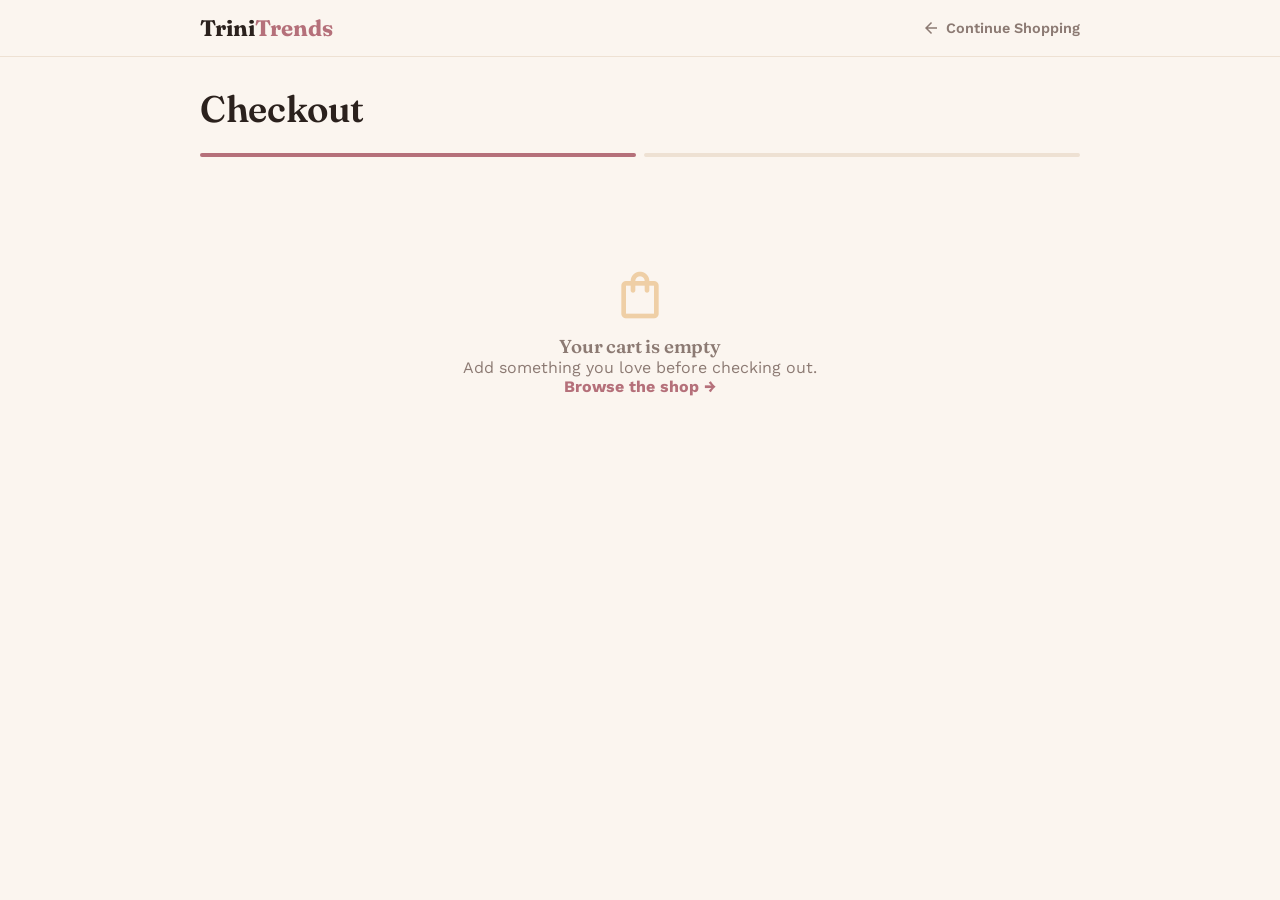
<file: projects/trinitrends/checkout.html>
<!DOCTYPE html>
<html lang="en">
<head>
<meta charset="UTF-8">
<meta name="viewport" content="width=device-width, initial-scale=1.0">
<title>Checkout — TriniTrends</title>
<link rel="preconnect" href="https://fonts.googleapis.com">
<link href="https://fonts.googleapis.com/css2?family=Fraunces:opsz,wght@9..144,300;9..144,500;9..144,600;9..144,700&family=Work+Sans:wght@400;500;600;700&family=Caveat:wght@500;600&family=Material+Symbols+Outlined:opsz,wght,FILL,GRAD@20..48,300..500,0..1,0&display=swap" rel="stylesheet">
<script src="https://cdnjs.cloudflare.com/ajax/libs/gsap/3.12.5/gsap.min.js"></script>
<style>
  :root{
    --color-primary:#B5707A; --color-primary-dark:#8B535E; --color-secondary:#EFCFA6;
    --color-background:#FBF5EF; --color-surface:#FFFFFF; --color-text:#2B211D; --color-muted:#8C7A73;
    --color-line:#EEE1D3; --radius-sm:10px; --radius-md:16px; --radius-lg:26px;
    --shadow-card:0 10px 30px -12px rgba(43,33,29,0.18); --shadow-soft:0 4px 14px -6px rgba(43,33,29,0.12);
    --ease-standard:cubic-bezier(.22,1,.36,1);
    --font-display:'Fraunces', serif; --font-body:'Work Sans', sans-serif; --font-script:'Caveat', cursive;
  }
  *{margin:0;padding:0;box-sizing:border-box;}
  body{font-family:var(--font-body);background:var(--color-background);color:var(--color-text);-webkit-font-smoothing:antialiased;padding-bottom:40px;}
  img{max-width:100%;display:block;}
  a{text-decoration:none;color:inherit;}
  .material-symbols-outlined{font-variation-settings:'FILL' 0,'wght' 400,'GRAD' 0,'opsz' 24;font-size:22px;line-height:1;display:block;}
  .container{width:100%;max-width:920px;margin:0 auto;padding:0 20px;}
  h1,h2,h3{font-family:var(--font-display);font-weight:600;line-height:1.1;letter-spacing:-0.01em;}

  .nav{position:sticky;top:0;z-index:100;background:rgba(251,245,239,0.9);backdrop-filter:blur(10px);border-bottom:1px solid var(--color-line);}
  .nav-inner{display:flex;align-items:center;justify-content:space-between;padding:14px 20px;max-width:920px;margin:0 auto;}
  .logo{font-family:var(--font-display);font-weight:700;font-size:1.4rem;}
  .logo span{color:var(--color-primary);}
  .back-link{display:flex;align-items:center;gap:6px;font-weight:600;font-size:0.9rem;color:var(--color-muted);}

  .page-head{padding:32px 0 6px;}
  .page-head h1{font-size:clamp(1.8rem,4vw,2.3rem);}

  .steps{display:flex;gap:8px;margin:18px 0 30px;}
  .step-dot{flex:1;height:4px;border-radius:4px;background:var(--color-line);}
  .step-dot.done{background:var(--color-primary);}

  .layout{display:grid;grid-template-columns:1fr;gap:28px;}
  @media(min-width:820px){ .layout{grid-template-columns:1.4fr 1fr;align-items:start;} }

  .panel{background:var(--color-surface);border-radius:var(--radius-lg);padding:26px;box-shadow:var(--shadow-soft);}
  .panel h2{font-size:1.2rem;margin-bottom:18px;}

  .field{margin-bottom:16px;}
  .field label{display:block;font-size:0.82rem;font-weight:600;margin-bottom:6px;color:var(--color-text);}
  .field .optional{color:var(--color-muted);font-weight:400;}
  .field input, .field textarea{
    width:100%;border:1.5px solid var(--color-line);border-radius:var(--radius-sm);padding:12px 14px;
    font-family:var(--font-body);font-size:0.92rem;background:var(--color-background);color:var(--color-text);
    outline:none;transition:border-color .2s;
  }
  .field input:focus, .field textarea:focus{border-color:var(--color-primary);}
  .field textarea{resize:vertical;min-height:70px;}
  .field .error{color:var(--color-primary-dark);font-size:0.78rem;margin-top:5px;display:none;}
  .field.invalid input, .field.invalid textarea{border-color:#c0464f;}
  .field.invalid .error{display:block;}
  .row-2{display:grid;grid-template-columns:1fr 1fr;gap:14px;}
  @media(max-width:480px){ .row-2{grid-template-columns:1fr;} }

  .summary-item{display:flex;gap:12px;align-items:center;padding:10px 0;border-bottom:1px solid var(--color-line);}
  .summary-item:last-of-type{border-bottom:none;}
  .summary-item img{width:52px;height:52px;border-radius:10px;object-fit:cover;background:var(--color-secondary);}
  .summary-info{flex:1;min-width:0;}
  .summary-info .name{font-weight:600;font-size:0.88rem;}
  .summary-info .qty{font-size:0.78rem;color:var(--color-muted);}
  .summary-price{font-weight:600;font-size:0.9rem;font-family:var(--font-display);}
  .summary-totals{margin-top:16px;padding-top:14px;border-top:1.5px dashed var(--color-line);}
  .summary-row{display:flex;justify-content:space-between;font-size:0.9rem;margin-bottom:8px;color:var(--color-muted);}
  .summary-row.total{font-weight:700;font-size:1.15rem;color:var(--color-text);font-family:var(--font-display);margin-top:8px;}

  .btn-primary{background:var(--color-primary);color:#fff;padding:15px 28px;border-radius:50px;font-weight:700;border:none;cursor:pointer;font-size:0.95rem;width:100%;transition:background .25s;}
  .btn-primary:hover{background:var(--color-primary-dark);}
  .btn-primary:disabled{background:var(--color-muted);cursor:not-allowed;}
  .btn-ghost{background:none;border:1.5px solid var(--color-text);color:var(--color-text);padding:13px 26px;border-radius:50px;font-weight:600;cursor:pointer;font-size:0.9rem;width:100%;}

  .empty-cart{text-align:center;padding:80px 20px;color:var(--color-muted);}
  .empty-cart .material-symbols-outlined{font-size:56px;color:var(--color-secondary);margin-bottom:14px;}
  .empty-cart a{color:var(--color-primary);font-weight:700;}

  /* review modal */
  .review-overlay{position:fixed;inset:0;background:rgba(43,33,29,0.5);opacity:0;pointer-events:none;transition:opacity .3s;z-index:300;display:flex;align-items:center;justify-content:center;padding:20px;}
  .review-overlay.open{opacity:1;pointer-events:auto;}
  .review-modal{background:var(--color-surface);border-radius:var(--radius-lg);max-width:480px;width:100%;max-height:88vh;overflow-y:auto;padding:30px;transform:translateY(30px);opacity:0;transition:transform .35s var(--ease-standard), opacity .3s;}
  .review-overlay.open .review-modal{transform:translateY(0);opacity:1;}
  .review-modal h2{font-size:1.4rem;margin-bottom:4px;}
  .review-modal .sub{color:var(--color-muted);font-size:0.85rem;margin-bottom:20px;}
  .review-block{margin-bottom:18px;}
  .review-block .label{font-size:0.72rem;text-transform:uppercase;letter-spacing:0.05em;color:var(--color-muted);font-weight:700;margin-bottom:6px;}
  .review-block .value{font-size:0.92rem;line-height:1.5;}
  .review-actions{display:flex;flex-direction:column;gap:10px;margin-top:24px;}

  /* success screen */
  .success-wrap{text-align:center;padding:60px 20px;}
  .success-icon{width:80px;height:80px;border-radius:50%;background:var(--color-primary);color:#fff;display:flex;align-items:center;justify-content:center;margin:0 auto 20px;}
  .success-icon .material-symbols-outlined{font-size:44px;}
  .success-wrap h1{font-size:clamp(1.6rem,4vw,2.2rem);margin-bottom:8px;}
  .success-wrap p{color:var(--color-muted);max-width:420px;margin:0 auto 28px;line-height:1.6;}
  .order-card{background:var(--color-surface);border-radius:var(--radius-lg);padding:24px;max-width:420px;margin:0 auto 28px;text-align:left;box-shadow:var(--shadow-soft);}
  .order-id{font-family:var(--font-display);font-weight:700;font-size:1.1rem;margin-bottom:14px;color:var(--color-primary);}
  .messenger-btn{display:inline-flex;align-items:center;gap:10px;background:var(--color-text);color:#fff;padding:16px 30px;border-radius:50px;font-weight:700;margin-bottom:14px;transition:transform .25s var(--ease-standard);}
  .messenger-btn:hover{transform:translateY(-3px);}
  .saved-note{display:flex;align-items:center;justify-content:center;gap:6px;color:var(--color-muted);font-size:0.82rem;margin-bottom:24px;}
  .saved-note .material-symbols-outlined{font-size:16px;color:#5a9c6e;}
  .continue-link{font-weight:600;color:var(--color-muted);font-size:0.88rem;}

  .toast{position:fixed;bottom:30px;left:50%;transform:translateX(-50%) translateY(20px);background:var(--color-text);color:#fff;padding:14px 24px;border-radius:50px;font-weight:600;font-size:0.9rem;opacity:0;pointer-events:none;display:flex;align-items:center;gap:10px;z-index:400;box-shadow:0 10px 30px rgba(0,0,0,0.25);}
</style>
</head>
<body>

<nav class="nav">
  <div class="nav-inner">
    <a href="index.html" class="logo">Trini<span>Trends</span></a>
    <a href="shop.html" class="back-link"><span class="material-symbols-outlined" style="font-size:18px;">arrow_back</span>Continue Shopping</a>
  </div>
</nav>

<div class="container" id="checkoutView">
  <div class="page-head"><h1>Checkout</h1></div>
  <div class="steps"><div class="step-dot done"></div><div class="step-dot" id="stepDot2"></div></div>

  <div id="emptyCartState" class="empty-cart" style="display:none;">
    <span class="material-symbols-outlined">shopping_bag</span>
    <h3>Your cart is empty</h3>
    <p>Add something you love before checking out.</p>
    <a href="shop.html">Browse the shop →</a>
  </div>

  <div class="layout" id="formLayout">
    <div class="panel">
      <h2>Your Details</h2>
      <form id="checkoutForm">
        <div class="field" id="f-name">
          <label>Full Name</label>
          <input type="text" id="name" placeholder="e.g. Maria Santos">
          <div class="error">Please enter your full name.</div>
        </div>
        <div class="field" id="f-fbname">
          <label>Facebook Name <span class="optional">(so we can find you)</span></label>
          <input type="text" id="fbname" placeholder="Name on your Facebook profile">
        </div>
        <div class="row-2">
          <div class="field" id="f-mobile">
            <label>Mobile Number</label>
            <input type="tel" id="mobile" placeholder="09XX XXX XXXX">
            <div class="error">Please enter a valid mobile number.</div>
          </div>
          <div class="field" id="f-email">
            <label>Email <span class="optional">(optional)</span></label>
            <input type="email" id="email" placeholder="you@email.com">
          </div>
        </div>
        <div class="field" id="f-address">
          <label>Delivery Address</label>
          <textarea id="address" placeholder="House/street, barangay, municipality"></textarea>
          <div class="error">Please enter a delivery address.</div>
        </div>
        <div class="field">
          <label>Notes <span class="optional">(optional)</span></label>
          <textarea id="notes" placeholder="Preferred color, delivery time, anything else..."></textarea>
        </div>
        <button type="submit" class="btn-primary">Review Order</button>
      </form>
    </div>

    <div class="panel">
      <h2>Order Summary</h2>
      <div id="summaryItems"></div>
      <div class="summary-totals">
        <div class="summary-row"><span>Items</span><span id="sumCount">0</span></div>
        <div class="summary-row total"><span>Total</span><span id="sumTotal">₱0</span></div>
      </div>
    </div>
  </div>
</div>

<!-- Review modal -->
<div class="review-overlay" id="reviewOverlay">
  <div class="review-modal">
    <h2>Review Your Order</h2>
    <div class="sub">Double check everything before we send it.</div>
    <div class="review-block"><div class="label">Customer</div><div class="value" id="rvName"></div></div>
    <div class="review-block"><div class="label">Contact</div><div class="value" id="rvContact"></div></div>
    <div class="review-block"><div class="label">Delivery Address</div><div class="value" id="rvAddress"></div></div>
    <div class="review-block" id="rvNotesBlock"><div class="label">Notes</div><div class="value" id="rvNotes"></div></div>
    <div class="review-block">
      <div class="label">Items</div>
      <div id="rvItems"></div>
    </div>
    <div class="review-block"><div class="label">Total</div><div class="value" id="rvTotal" style="font-family:var(--font-display);font-weight:700;font-size:1.2rem;color:var(--color-primary);"></div></div>
    <div class="review-actions">
      <button class="btn-primary" id="sendOrderBtn">Send Order Request</button>
      <button class="btn-ghost" id="editOrderBtn">Back / Edit Order</button>
    </div>
  </div>
</div>

<!-- Success screen -->
<div class="container" id="successView" style="display:none;">
  <div class="success-wrap">
    <div class="success-icon"><span class="material-symbols-outlined">check</span></div>
    <h1>Order saved!</h1>
    <p>Your order has been recorded. Tap below to open Messenger and confirm the details with TriniTrends directly.</p>
    <div class="order-card">
      <div class="order-id" id="orderIdDisplay"></div>
      <div id="orderSummaryItems"></div>
      <div class="summary-totals">
        <div class="summary-row total"><span>Total</span><span id="orderSummaryTotal">₱0</span></div>
      </div>
    </div>
    <a id="messengerLink" href="#" target="_blank" class="messenger-btn"><span class="material-symbols-outlined">chat</span>Message us to confirm</a>
    <div class="saved-note"><span class="material-symbols-outlined">check_circle</span>Saved to our order list — this isn't sent automatically, tap above to reach us on Messenger</div>
    <div><a href="index.html" class="continue-link">← Back to home</a></div>
  </div>
</div>

<div class="toast" id="toast"><span class="material-symbols-outlined">error</span>Please fix the highlighted fields</div>

<script>
function getCart(){ return JSON.parse(localStorage.getItem('tt_cart') || '[]'); }
const cart = getCart();

function renderSummary(){
  document.getElementById('summaryItems').innerHTML = cart.map(i => `
    <div class="summary-item">
      <img src="${i.img}">
      <div class="summary-info"><div class="name">${i.name}</div><div class="qty">Qty: ${i.qty}</div></div>
      <div class="summary-price">₱${i.price * i.qty}</div>
    </div>`).join('');
  const count = cart.reduce((s,i)=>s+i.qty,0);
  const total = cart.reduce((s,i)=>s+i.price*i.qty,0);
  document.getElementById('sumCount').textContent = count;
  document.getElementById('sumTotal').textContent = `₱${total}`;
  return total;
}

if(cart.length === 0){
  document.getElementById('formLayout').style.display = 'none';
  document.getElementById('emptyCartState').style.display = 'block';
} else {
  renderSummary();
}

function showFieldError(id, invalid){
  document.getElementById(id).classList.toggle('invalid', invalid);
}

document.getElementById('checkoutForm').addEventListener('submit', function(e){
  e.preventDefault();
  const name = document.getElementById('name').value.trim();
  const mobile = document.getElementById('mobile').value.trim();
  const address = document.getElementById('address').value.trim();
  let valid = true;
  showFieldError('f-name', !name); if(!name) valid = false;
  showFieldError('f-mobile', mobile.replace(/\D/g,'').length < 10); if(mobile.replace(/\D/g,'').length < 10) valid = false;
  showFieldError('f-address', !address); if(!address) valid = false;
  if(!valid){
    const toast = document.getElementById('toast');
    gsap.to(toast, {opacity:1, y:0, duration:0.3});
    setTimeout(()=>gsap.to(toast, {opacity:0, y:20, duration:0.3}), 1800);
    return;
  }
  openReview();
});

function openReview(){
  const fbname = document.getElementById('fbname').value.trim();
  const email = document.getElementById('email').value.trim();
  const notes = document.getElementById('notes').value.trim();
  const total = cart.reduce((s,i)=>s+i.price*i.qty,0);

  document.getElementById('rvName').textContent = document.getElementById('name').value.trim() + (fbname ? ` (FB: ${fbname})` : '');
  document.getElementById('rvContact').textContent = document.getElementById('mobile').value.trim() + (email ? ` · ${email}` : '');
  document.getElementById('rvAddress').textContent = document.getElementById('address').value.trim();
  document.getElementById('rvNotesBlock').style.display = notes ? 'block' : 'none';
  document.getElementById('rvNotes').textContent = notes;
  document.getElementById('rvItems').innerHTML = cart.map(i => `<div class="summary-item" style="padding:6px 0;"><img src="${i.img}"><div class="summary-info"><div class="name">${i.name}</div><div class="qty">× ${i.qty}</div></div><div class="summary-price">₱${i.price*i.qty}</div></div>`).join('');
  document.getElementById('rvTotal').textContent = `₱${total}`;

  document.getElementById('reviewOverlay').classList.add('open');
  document.getElementById('stepDot2').classList.add('done');
}
document.getElementById('editOrderBtn').addEventListener('click', ()=> document.getElementById('reviewOverlay').classList.remove('open'));

document.getElementById('sendOrderBtn').addEventListener('click', function(){
  // In Phase 4 this becomes a real createOrder POST to Apps Script.
  // For now: generate a mock order ID and move to the success screen.
  const orderId = 'ORD-' + new Date().toISOString().slice(0,10).replace(/-/g,'') + '-' + Math.floor(1000+Math.random()*9000);
  const total = cart.reduce((s,i)=>s+i.price*i.qty,0);
  const itemLines = cart.map(i => `${i.name} x${i.qty}`).join(', ');
  const name = document.getElementById('name').value.trim();

  document.getElementById('orderIdDisplay').textContent = orderId;
  document.getElementById('orderSummaryItems').innerHTML = cart.map(i => `<div class="summary-item"><img src="${i.img}"><div class="summary-info"><div class="name">${i.name}</div><div class="qty">Qty: ${i.qty}</div></div><div class="summary-price">₱${i.price*i.qty}</div></div>`).join('');
  document.getElementById('orderSummaryTotal').textContent = `₱${total}`;

  const messengerText = `Hi TriniTrends! I'd like to confirm my order ${orderId} — ${itemLines}. Total: ₱${total}. Name: ${name}.`;
  document.getElementById('messengerLink').href = `https://m.me/TriniTrends2601?text=${encodeURIComponent(messengerText)}`;

  localStorage.removeItem('tt_cart');
  document.getElementById('reviewOverlay').classList.remove('open');
  document.getElementById('checkoutView').style.display = 'none';
  document.getElementById('successView').style.display = 'block';
  gsap.from('.success-wrap > *', {y:20, opacity:0, duration:0.5, stagger:0.08, ease:'power2.out'});
});
</script>
</body>
</html>
</file>
<file: projects/beamsandburn/css/style.css>
/* ==========================================================================
   Beams & Burn — Design System
   Wood laser engraving studio. Craft + Precision.
   ========================================================================== */

:root {
  /* Palette — engraved wood, not literal wood photography */
  --ink: #1c130b;              /* espresso — primary dark surface */
  --ink-2: #2a1b10;            /* walnut charcoal — secondary dark surface */
  --ink-3: #3a2716;            /* lighter charcoal — hover / borders on dark */
  --parchment: #f7efe0;        /* warm cream — primary light surface */
  --parchment-2: #efe3cb;      /* deeper cream — secondary light surface */
  --birch: #ead9bb;            /* pale birch — card surface, echoes real wood tone */
  --copper: #bf7a3c;           /* primary accent — from the logo lettering */
  --copper-deep: #96582a;      /* accent for text on light backgrounds */
  --ember: #e2a35b;            /* glow / highlight accent */
  --ink-soft: rgba(28, 19, 11, 0.68);
  --ink-faint: rgba(28, 19, 11, 0.46);
  --parchment-soft: rgba(247, 239, 224, 0.76);
  --parchment-faint: rgba(247, 239, 224, 0.5);
  --line: rgba(28, 19, 11, 0.12);
  --line-dark: rgba(247, 239, 224, 0.14);

  /* Type */
  --font-display: "Fraunces", "Iowan Old Style", Georgia, serif;
  --font-body: "Inter", -apple-system, BlinkMacSystemFont, "Segoe UI", sans-serif;

  /* Rhythm */
  --radius-s: 6px;
  --radius-m: 12px;
  --radius-l: 22px;
  --shadow-soft: 0 1px 2px rgba(28, 19, 11, 0.06), 0 10px 30px -14px rgba(28, 19, 11, 0.35);
  --shadow-lift: 0 20px 45px -20px rgba(28, 19, 11, 0.45);
  --container: 1180px;
  --nav-h: 76px;

  --ease: cubic-bezier(0.22, 1, 0.36, 1);
}

/* ---------------------------------------------------------------------- */
/* Reset                                                                  */
/* ---------------------------------------------------------------------- */
*, *::before, *::after { box-sizing: border-box; }
* { margin: 0; padding: 0; }

html {
  scroll-behavior: smooth;
  -webkit-text-size-adjust: 100%;
}

@media (prefers-reduced-motion: reduce) {
  html { scroll-behavior: auto; }
  *, *::before, *::after {
    animation-duration: 0.001ms !important;
    animation-iteration-count: 1 !important;
    transition-duration: 0.001ms !important;
    scroll-behavior: auto !important;
  }
}

body {
  font-family: var(--font-body);
  background: var(--parchment);
  color: var(--ink);
  line-height: 1.55;
  -webkit-font-smoothing: antialiased;
  overflow-x: hidden;
}

img { max-width: 100%; display: block; }
a { color: inherit; text-decoration: none; }
ul, ol { list-style: none; }
button { font: inherit; color: inherit; background: none; border: 0; cursor: pointer; }
input, textarea { font: inherit; color: inherit; }
svg { display: block; }

:focus-visible {
  outline: 2px solid var(--copper);
  outline-offset: 3px;
  border-radius: 4px;
}

.skip-link {
  position: fixed;
  top: -100px;
  left: 1rem;
  z-index: 300;
  background: var(--ink);
  color: var(--parchment);
  padding: 0.75rem 1.25rem;
  border-radius: var(--radius-s);
  transition: top 0.2s var(--ease);
}
.skip-link:focus { top: 1rem; }

/* ---------------------------------------------------------------------- */
/* Typography                                                             */
/* ---------------------------------------------------------------------- */
h1, h2, h3, h4 {
  font-family: var(--font-display);
  font-weight: 600;
  line-height: 1.08;
  letter-spacing: -0.01em;
  color: var(--ink);
}

h2 { font-size: clamp(1.9rem, 1.5rem + 1.8vw, 3rem); }
h3 { font-size: clamp(1.25rem, 1.1rem + 0.7vw, 1.6rem); }

.eyebrow {
  font-family: var(--font-body);
  font-size: 0.72rem;
  font-weight: 600;
  letter-spacing: 0.18em;
  text-transform: uppercase;
  color: var(--copper-deep);
  display: inline-flex;
  align-items: center;
  gap: 0.6em;
}
.eyebrow::before {
  content: "";
  width: 22px;
  height: 1px;
  background: var(--copper);
  display: inline-block;
}

.lead {
  color: var(--ink-soft);
  font-size: 1.05rem;
  max-width: 54ch;
}

.section-head {
  display: flex;
  flex-direction: column;
  gap: 0.9rem;
  margin-bottom: 2.75rem;
}
.section-head.center { align-items: center; text-align: center; margin-inline: auto; }

/* ---------------------------------------------------------------------- */
/* Layout utilities                                                       */
/* ---------------------------------------------------------------------- */
.wrap {
  width: 100%;
  max-width: var(--container);
  margin-inline: auto;
  padding-inline: clamp(1.25rem, 4vw, 2.5rem);
}

main { display: block; padding-top: var(--nav-h); }

.section { padding-block: clamp(3.5rem, 6vw, 6.5rem); position: relative; }
.section-dark { background: var(--ink); color: var(--parchment-soft); }
.section-dark h1, .section-dark h2, .section-dark h3 { color: var(--parchment); }
.section-tight { padding-block: clamp(2.5rem, 4vw, 4rem); }

/* Engraved-line divider — signature motif, echoes the logo's carved border */
.burn-divider {
  display: flex;
  align-items: center;
  justify-content: center;
  gap: 0.9rem;
  color: var(--copper);
  margin-block: 0;
}
.burn-divider .bar {
  height: 1px;
  width: clamp(40px, 10vw, 120px);
  background: linear-gradient(90deg, transparent, currentColor);
}
.burn-divider .bar.right { background: linear-gradient(270deg, transparent, currentColor); }
.burn-divider svg { width: 22px; height: 22px; flex-shrink: 0; }

/* Buttons */
.btn {
  display: inline-flex;
  align-items: center;
  justify-content: center;
  gap: 0.5em;
  padding: 0.85em 1.6em;
  border-radius: 999px;
  font-weight: 600;
  font-size: 0.95rem;
  letter-spacing: 0.01em;
  transition: transform 0.25s var(--ease), box-shadow 0.25s var(--ease), background 0.25s var(--ease), color 0.25s var(--ease), border-color .25s var(--ease);
  white-space: nowrap;
}
.btn-primary {
  background: var(--copper);
  color: var(--ink);
  box-shadow: 0 12px 24px -12px rgba(191, 122, 60, 0.65);
}
.btn-primary:hover { background: var(--ember); transform: translateY(-2px); box-shadow: 0 16px 28px -12px rgba(191, 122, 60, 0.75); }
.btn-ghost {
  border: 1.5px solid var(--line);
  color: var(--ink);
  background: transparent;
}
.btn-ghost:hover { border-color: var(--copper); color: var(--copper-deep); transform: translateY(-2px); }
.section-dark .btn-ghost,
.hero .btn-ghost,
.cta-banner .btn-ghost,
.page-hero .btn-ghost,
.contact-info .btn-ghost {
  border-color: var(--line-dark);
  color: var(--parchment);
}
.section-dark .btn-ghost:hover,
.hero .btn-ghost:hover,
.cta-banner .btn-ghost:hover,
.page-hero .btn-ghost:hover,
.contact-info .btn-ghost:hover {
  border-color: var(--copper);
  color: var(--ember);
}

/* ---------------------------------------------------------------------- */
/* Site header / nav — see navbar.css                                     */
/* ---------------------------------------------------------------------- */

/* ---------------------------------------------------------------------- */
/* Hero                                                                   */
/* ---------------------------------------------------------------------- */
.hero {
  position: relative;
  background:
    radial-gradient(ellipse 90% 60% at 82% 8%, rgba(191,122,60,0.16), transparent 60%),
    linear-gradient(180deg, var(--ink) 0%, #241809 100%);
  color: var(--parchment);
  overflow: hidden;
  padding-block: clamp(3.5rem, 8vw, 6rem) clamp(3rem, 7vw, 5rem);
  
}
.hero::before {
  /* faint grain wash — a hint of material, not a photo tile */
  content: "";
  position: absolute; inset: 0;
  background-image: url("../images/Wood.avif");
  background-size: 480px;
  opacity: 0.05;
  mix-blend-mode: overlay;
  pointer-events: none;
}
.hero-inner {
  position: relative;
  display: grid;
  grid-template-columns: 1.05fr 0.85fr;
  gap: clamp(2rem, 5vw, 4rem);
  align-items: center;
}
.hero-title {
  font-size: clamp(2.4rem, 1.6rem + 4vw, 4.3rem);
  color: var(--parchment);
}
.hero-title .line {
  display: block;
  opacity: 0;
  transform: translateY(0.35em);
  animation: line-in 0.75s var(--ease) forwards;
}
.hero-title .line:nth-child(1) { animation-delay: 0.05s; }
.hero-title .line:nth-child(2) { animation-delay: 0.16s; }
.hero-title .line:nth-child(3) { animation-delay: 0.27s; }
.hero-title .line:nth-child(4) { animation-delay: 0.38s; }
.hero-title .accent { color: var(--copper); font-style: italic; font-weight: 500; }

@keyframes line-in {
  to { opacity: 1; transform: translateY(0); }
}

.hero-copy { display: flex; flex-direction: column; gap: 1.4rem; align-items: flex-start; }
.hero-copy .eyebrow { color: var(--ember); }
.hero-copy .eyebrow::before { background: var(--ember); }
.hero-lead { color: var(--parchment-soft); font-size: 1.08rem; max-width: 46ch; }
.hero-actions { display: flex; gap: 0.9rem; flex-wrap: wrap; margin-top: 0.4rem; }

.hero-tags {
  display: flex;
  flex-wrap: wrap;
  gap: 0.6rem 0.9rem;
  margin-top: 1.6rem;
  padding-top: 1.4rem;
  border-top: 1px solid var(--line-dark);
  width: 100%;
}
.hero-tags li {
  font-size: 0.78rem;
  letter-spacing: 0.08em;
  text-transform: uppercase;
  color: var(--parchment-faint);
  display: flex;
  align-items: center;
  gap: 0.5rem;
}
.hero-tags li::before {
  content: "";
  width: 5px; height: 5px;
  border-radius: 50%;
  background: var(--copper);
}

.hero-art {
  position: relative;
  display: flex;
  align-items: center;
  justify-content: center;
  aspect-ratio: 1 / 1;
}
.hero-art-glow {
  position: absolute;
  inset: 6%;
  background: radial-gradient(circle, rgba(226,163,91,0.35), transparent 70%);
  filter: blur(10px);
  border-radius: 50%;
}
.hero-art-img {
  position: relative;
  width: 82%;
  filter: drop-shadow(0 30px 40px rgba(0,0,0,0.5));
  animation: float-in 1s var(--ease) 0.3s both;
}
@keyframes float-in {
  from { opacity: 0; transform: scale(0.92) translateY(14px); }
  to { opacity: 1; transform: scale(1) translateY(0); }
}
.hero-art-ring {
  position: absolute;
  inset: 0;
  border: 1px dashed var(--line-dark);
  border-radius: 50%;
  animation: spin 60s linear infinite;
}
@media (prefers-reduced-motion: reduce) { .hero-art-ring { animation: none; } }
@keyframes spin { to { transform: rotate(360deg); } }

/* laser sweep — a single, restrained pass across the artwork on load */
.laser-sweep {
  position: absolute;
  top: 0; left: -30%;
  width: 3px; height: 100%;
  background: linear-gradient(180deg, transparent, var(--ember), transparent);
  filter: blur(1px);
  opacity: 0;
  animation: sweep 2.2s var(--ease) 0.9s 1;
}
@keyframes sweep {
  0% { opacity: 0; left: -10%; }
  8% { opacity: 0.9; }
  55% { opacity: 0.6; }
  100% { opacity: 0; left: 108%; }
}
@media (prefers-reduced-motion: reduce) { .laser-sweep { display: none; } }

/* ---------------------------------------------------------------------- */
/* Scroll reveal                                                          */
/* ---------------------------------------------------------------------- */
[data-reveal] {
  opacity: 0;
  transform: translateY(22px);
  transition: opacity 0.7s var(--ease), transform 0.7s var(--ease);
}
[data-reveal].is-visible { opacity: 1; transform: translateY(0); }
[data-reveal-group] > * { transition-delay: calc(var(--i, 0) * 90ms); }
@media (prefers-reduced-motion: reduce) {
  [data-reveal] { opacity: 1; transform: none; transition: none; }
}

/* ---------------------------------------------------------------------- */
/* Capability strip                                                       */
/* ---------------------------------------------------------------------- */
.strip {
  background: var(--parchment-2);
  border-bottom: 1px solid var(--line);
}
.strip-row {
  display: flex;
  flex-wrap: wrap;
  justify-content: center;
  gap: 0.5rem 0;
  padding-block: 1.4rem;
}
.strip-row li {
  font-size: 0.82rem;
  font-weight: 600;
  letter-spacing: 0.05em;
  color: var(--ink-soft);
  padding-inline: 1.4rem;
  border-right: 1px solid var(--line);
}
.strip-row li:last-child { border-right: 0; }

/* ---------------------------------------------------------------------- */
/* Preview / feature grid (home)                                          */
/* ---------------------------------------------------------------------- */
.feature-grid {
  display: grid;
  grid-template-columns: repeat(3, 1fr);
  gap: 1.5rem;
}
.feature-card {
  position: relative;
  border-radius: var(--radius-l);
  overflow: hidden;
  aspect-ratio: 4 / 5;
  background: var(--ink-2);
  box-shadow: var(--shadow-soft);
}
.feature-card img {
  position: absolute; inset: 0;
  width: 100%; height: 100%;
  object-fit: cover;
  transition: transform 0.6s var(--ease);
}
.feature-card::after {
  content: "";
  position: absolute; inset: 0;
  background: linear-gradient(0deg, rgba(15,10,5,0.86) 0%, rgba(15,10,5,0.15) 55%, transparent 75%);
}
.feature-card:hover img { transform: scale(1.06); }
.feature-copy {
  position: absolute; left: 0; right: 0; bottom: 0;
  padding: 1.5rem;
  z-index: 2;
  color: var(--parchment);
}
.feature-copy .eyebrow { color: var(--ember); font-size: .68rem; }
.feature-copy .eyebrow::before { background: var(--ember); }
.feature-copy h3 { margin-top: 0.35rem; color: var(--parchment); }
.feature-copy p { color: var(--parchment-soft); font-size: 0.88rem; margin-top: 0.35rem; }

/* ---------------------------------------------------------------------- */
/* Process strip                                                          */
/* ---------------------------------------------------------------------- */
.process {
  display: grid;
  grid-template-columns: repeat(4, 1fr);
  gap: 0;
  counter-reset: step;
  position: relative;
}
.process::before {
  content: "";
  position: absolute;
  top: 1.1rem; left: 6%; right: 6%;
  height: 1px;
  background: repeating-linear-gradient(90deg, var(--copper) 0 6px, transparent 6px 14px);
  opacity: 0.55;
}
.process-step {
  position: relative;
  padding-inline: 1rem;
  text-align: left;
  counter-increment: step;
}
.process-step .num {
  font-family: var(--font-display);
  font-size: 1.1rem;
  color: var(--copper);
  width: 2.2rem; height: 2.2rem;
  border-radius: 50%;
  border: 1px solid var(--copper);
  display: flex; align-items: center; justify-content: center;
  background: var(--parchment);
  position: relative; z-index: 1;
  margin-bottom: 1rem;
}
.process-step h4 { font-family: var(--font-body); font-size: 1rem; font-weight: 700; margin-bottom: 0.4rem; }
.process-step p { color: var(--ink-soft); font-size: 0.92rem; }

/* ---------------------------------------------------------------------- */
/* CTA banner                                                             */
/* ---------------------------------------------------------------------- */
.cta-banner {
  background: linear-gradient(120deg, var(--ink) 0%, #33210f 100%);
  border-radius: var(--radius-l);
  padding: clamp(2.25rem, 5vw, 3.75rem);
  display: flex;
  align-items: center;
  justify-content: space-between;
  gap: 2rem;
  flex-wrap: wrap;
  color: var(--parchment);
  position: relative;
  overflow: hidden;
}
.cta-banner::before {
  content: "";
  position: absolute; inset: 0;
  background-image: url("../images/Wood.avif");
  background-size: 420px;
  opacity: 0.05;
  mix-blend-mode: overlay;
}
.cta-banner-copy { position: relative; max-width: 40ch; }
.cta-banner h2 { color: var(--parchment); font-size: clamp(1.6rem, 1.3rem + 1.3vw, 2.3rem); }
.cta-banner p { color: var(--parchment-soft); margin-top: 0.6rem; }
.cta-banner-actions { position: relative; display: flex; gap: 0.9rem; flex-wrap: wrap; }

/* ---------------------------------------------------------------------- */
/* Cards — services / products (editorial, real photography)              */
/* ---------------------------------------------------------------------- */
.card-grid {
  display: grid;
  grid-template-columns: repeat(2, 1fr);
  gap: 1.6rem;
}
.craft-card {
  background: var(--birch);
  border-radius: var(--radius-l);
  overflow: hidden;
  box-shadow: var(--shadow-soft);
  display: flex;
  flex-direction: column;
  transition: transform 0.35s var(--ease), box-shadow 0.35s var(--ease);
}
.craft-card:hover { transform: translateY(-6px); box-shadow: var(--shadow-lift); }

.craft-card-media {
  position: relative;
  aspect-ratio: 16 / 11;
  overflow: hidden;
  background: var(--ink-2);
}
.craft-card-media img {
  width: 100%; height: 100%;
  object-fit: cover;
  transition: transform 0.6s var(--ease);
}
.craft-card:hover .craft-card-media img { transform: scale(1.05); }

/* laser lock-on corner brackets */
.craft-card-media::before,
.craft-card-media::after {
  content: "";
  position: absolute;
  width: 26px; height: 26px;
  border: 2px solid var(--ember);
  opacity: 0;
  transition: opacity 0.3s var(--ease), transform 0.3s var(--ease);
  z-index: 2;
}
.craft-card-media::before {
  top: 12px; left: 12px;
  border-right: 0; border-bottom: 0;
  transform: translate(-6px, -6px);
}
.craft-card-media::after {
  bottom: 12px; right: 12px;
  border-left: 0; border-top: 0;
  transform: translate(6px, 6px);
}
.craft-card:hover .craft-card-media::before,
.craft-card:hover .craft-card-media::after {
  opacity: 1;
  transform: translate(0, 0);
}

.craft-card-body { padding: 1.5rem 1.6rem 1.75rem; display: flex; flex-direction: column; gap: 0.6rem; flex: 1; }
.craft-card-body .eyebrow { font-size: 0.66rem; }
.craft-card-body h3 { color: var(--ink); }
.craft-card-body p { color: var(--ink-soft); font-size: 0.94rem; flex: 1; }

/* diagram-style card (used where no photograph exists for a service) */
.craft-card-media.is-diagram {
  background: linear-gradient(150deg, var(--ink) 0%, var(--ink-2) 100%);
  display: flex; align-items: center; justify-content: center;
}
.craft-card-media.is-diagram svg { width: 62%; height: 62%; }

/* ---------------------------------------------------------------------- */
/* Page hero (About / Gallery / Services / Products / Contact)            */
/* ---------------------------------------------------------------------- */
.page-hero {
  background:
    radial-gradient(ellipse 80% 70% at 20% 0%, rgba(191,122,60,0.14), transparent 55%),
    linear-gradient(180deg, var(--ink) 0%, #241809 100%);
  color: var(--parchment);
  padding-block: clamp(3.5rem, 7vw, 5.5rem) clamp(2.5rem, 5vw, 3.75rem);
  position: relative;
  overflow: hidden;
}
.page-hero::before {
  content: "";
  position: absolute; inset: 0;
  background-image: url("../images/Wood.avif");
  background-size: 480px;
  opacity: 0.05;
  mix-blend-mode: overlay;
  pointer-events: none;
}
.page-hero-inner { position: relative; max-width: 62ch; }
.page-hero h1 { color: var(--parchment); font-size: clamp(2.1rem, 1.6rem + 2.2vw, 3.2rem); margin-top: 0.6rem; }
.page-hero .lead { color: var(--parchment-soft); margin-top: 0.9rem; }
.page-hero .eyebrow { color: var(--ember); }
.page-hero .eyebrow::before { background: var(--ember); }

/* ---------------------------------------------------------------------- */
/* About page                                                             */
/* ---------------------------------------------------------------------- */
.about-grid {
  display: grid;
  grid-template-columns: repeat(2, 1fr);
  gap: 1.4rem;
}
.about-card {
  background: var(--birch);
  border-radius: var(--radius-l);
  padding: 2rem;
  box-shadow: var(--shadow-soft);
  transition: transform 0.3s var(--ease), box-shadow 0.3s var(--ease);
}
.about-card:hover { transform: translateY(-4px); box-shadow: var(--shadow-lift); }
.about-card .icon {
  width: 2.6rem; height: 2.6rem;
  border-radius: 50%;
  background: var(--parchment);
  border: 1px solid var(--copper);
  display: flex; align-items: center; justify-content: center;
  color: var(--copper-deep);
  margin-bottom: 1.1rem;
}
.about-card .icon svg { width: 1.25rem; height: 1.25rem; }
.about-card h3 { margin-bottom: 0.7rem; }
.about-card p { color: var(--ink-soft); line-height: 1.65; }
.about-card ul { display: flex; flex-direction: column; gap: 0.5rem; }
.about-card ul li {
  color: var(--ink-soft);
  padding-left: 1.1rem;
  position: relative;
}
.about-card ul li::before {
  content: "";
  position: absolute; left: 0; top: 0.55em;
  width: 6px; height: 1px;
  background: var(--copper);
}
.about-steps { display: flex; flex-direction: column; gap: 0.9rem; counter-reset: s; }
.about-steps li {
  display: flex;
  gap: 0.8rem;
  align-items: flex-start;
  color: var(--ink-soft);
  counter-increment: s;
}
.about-steps li::before {
  content: counter(s);
  font-family: var(--font-display);
  flex-shrink: 0;
  width: 1.6rem; height: 1.6rem;
  border-radius: 50%;
  background: var(--copper);
  color: var(--ink);
  font-size: 0.78rem;
  font-weight: 700;
  display: flex; align-items: center; justify-content: center;
}

/* ---------------------------------------------------------------------- */
/* Gallery                                                                */
/* ---------------------------------------------------------------------- */
.gallery-grid {
  display: grid;
  grid-template-columns: repeat(3, 1fr);
  gap: 1.1rem;
}
.gallery-item-wrap {
  position: relative;
  border-radius: var(--radius-m);
  overflow: hidden;
  aspect-ratio: 4 / 3;
  cursor: pointer;
  background: var(--ink-2);
}
.gallery-item-wrap img {
  width: 100%; height: 100%;
  object-fit: cover;
  transition: transform 0.5s var(--ease);
}
.gallery-item-wrap::after {
  content: "";
  position: absolute; inset: 0;
  border: 2px solid transparent;
  border-radius: var(--radius-m);
  transition: border-color 0.3s var(--ease);
}
.gallery-item-wrap:hover::after { border-color: var(--copper); }
.gallery-item-wrap:hover img { transform: scale(1.08); }
.gallery-item-wrap .zoom-hint {
  position: absolute; right: 10px; bottom: 10px;
  width: 30px; height: 30px;
  border-radius: 50%;
  background: rgba(28,19,11,0.55);
  color: var(--parchment);
  display: flex; align-items: center; justify-content: center;
  opacity: 0;
  transform: scale(0.8);
  transition: opacity 0.25s var(--ease), transform 0.25s var(--ease);
}
.gallery-item-wrap:hover .zoom-hint { opacity: 1; transform: scale(1); }
.gallery-item-wrap .zoom-hint svg { width: 14px; height: 14px; }

/* Lightbox */
.lightbox {
  position: fixed; inset: 0;
  display: flex; align-items: center; justify-content: center;
  background: rgba(17, 11, 6, 0.92);
  z-index: 300;
  visibility: hidden;
  opacity: 0;
  transition: opacity 0.22s var(--ease);
  padding: 2rem;
}
.lightbox.open { visibility: visible; opacity: 1; }
.lightbox-content { max-width: 90vw; max-height: 82vh; display: flex; flex-direction: column; align-items: center; }
.lightbox-content img { max-width: 100%; max-height: 72vh; border-radius: var(--radius-m); box-shadow: 0 30px 60px rgba(0,0,0,0.5); }
.lightbox-close {
  position: fixed; right: 20px; top: 18px;
  width: 44px; height: 44px;
  display: flex; align-items: center; justify-content: center;
  color: var(--parchment); font-size: 28px;
  border-radius: 50%;
  transition: background 0.2s;
}
.lightbox-close:hover { background: rgba(247,239,224,0.1); }
.lightbox-arrow {
  position: fixed; top: 50%; transform: translateY(-50%);
  background: rgba(247,239,224,0.08);
  color: var(--parchment);
  width: 48px; height: 48px;
  border-radius: 50%;
  display: flex; align-items: center; justify-content: center;
  transition: background 0.2s;
}
.lightbox-arrow:hover { background: rgba(247,239,224,0.18); }
.lightbox-arrow.left { left: 16px; }
.lightbox-arrow.right { right: 16px; }
.caption { color: var(--parchment-soft); margin-top: 0.9rem; font-size: 0.92rem; text-align: center; }

/* ---------------------------------------------------------------------- */
/* Contact                                                                */
/* ---------------------------------------------------------------------- */
.contact-grid {
  display: grid;
  grid-template-columns: 0.85fr 1.15fr;
  gap: 1.6rem;
  align-items: stretch;
}
.contact-info {
  background: var(--ink);
  color: var(--parchment);
  border-radius: var(--radius-l);
  padding: 2.25rem;
  display: flex;
  flex-direction: column;
  gap: 1.6rem;
  position: relative;
  overflow: hidden;
}
.contact-info::before {
  content: "";
  position: absolute; inset: 0;
  background-image: url("../images/Wood.avif");
  background-size: 420px;
  opacity: 0.05;
  mix-blend-mode: overlay;
}
.contact-info > * { position: relative; }
.contact-info img.brand-emblem { width: 64px; height: 64px; border-radius: 50%; }
.contact-info h3 { color: var(--parchment); }
.contact-detail { display: flex; gap: 0.8rem; align-items: flex-start; }
.contact-detail svg { width: 18px; height: 18px; color: var(--copper); flex-shrink: 0; margin-top: 0.2rem; }
.contact-detail a, .contact-detail span { color: var(--parchment-soft); font-size: 0.95rem; }
.contact-detail a:hover { color: var(--ember); }

.contact-form-card {
  background: var(--birch);
  border-radius: var(--radius-l);
  padding: 2.25rem;
  box-shadow: var(--shadow-soft);
}
.field { margin-top: 1.1rem; display: flex; flex-direction: column; gap: 0.45rem; }
.field:first-child { margin-top: 0; }
.field label { font-size: 0.82rem; font-weight: 600; color: var(--ink-soft); letter-spacing: 0.02em; }
.field input, .field textarea {
  background: var(--parchment);
  border: 1.5px solid transparent;
  border-radius: var(--radius-s);
  padding: 0.75em 0.9em;
  transition: border-color 0.2s var(--ease), background 0.2s var(--ease);
  resize: vertical;
}
.field input:focus, .field textarea:focus { border-color: var(--copper); outline: none; }
.contact-form-card .btn { margin-top: 1.4rem; width: 100%; }
.form-note { font-size: 0.8rem; color: var(--ink-faint); margin-top: 0.9rem; text-align: center; }

/* ---------------------------------------------------------------------- */
/* Footer                                                                 */
/* ---------------------------------------------------------------------- */
.site-footer {
  background: var(--ink);
  color: var(--parchment-soft);
  padding-block: 3rem 1.5rem;
}
.footer-inner {
  display: grid;
  grid-template-columns: 1.2fr 1fr 1fr;
  gap: 2rem;
  padding-bottom: 2.25rem;
  border-bottom: 1px solid var(--line-dark);
}
.footer-brand { display: flex; align-items: center; gap: 0.8rem; }
.footer-brand img { width: 44px; height: 44px; border-radius: 50%; }
.footer-brand .word { font-family: var(--font-display); font-size: 1.15rem; color: var(--parchment); display: block; }
.footer-brand .tag { font-size: 0.82rem; color: var(--parchment-faint); margin-top: 0.15rem; }
.footer-links, .footer-contact { display: flex; flex-direction: column; gap: 0.6rem; }
.footer-links a, .footer-contact a, .footer-contact span {
  font-size: 0.9rem; color: var(--parchment-soft);
  transition: color 0.2s;
}
.footer-links a:hover, .footer-contact a:hover { color: var(--ember); }
.footer-heading { font-size: 0.72rem; letter-spacing: 0.14em; text-transform: uppercase; color: var(--copper); margin-bottom: 0.3rem; }
.footer-legal {
  padding-top: 1.5rem;
  font-size: 0.78rem;
  color: var(--parchment-faint);
  text-align: center;
}

/* ---------------------------------------------------------------------- */
/* Responsive                                                             */
/* ---------------------------------------------------------------------- */
@media (max-width: 980px) {
  .hero-inner { grid-template-columns: 1fr; text-align: left; }
  .hero-art { max-width: 340px; margin-inline: auto; order: -1; }
  .card-grid { grid-template-columns: 1fr; }
  .feature-grid { grid-template-columns: repeat(2, 1fr); }
  .about-grid { grid-template-columns: 1fr; }
  .contact-grid { grid-template-columns: 1fr; }
  .footer-inner { grid-template-columns: 1fr; gap: 1.75rem; }
  .process { grid-template-columns: repeat(2, 1fr); row-gap: 2rem; }
  .process::before { display: none; }
}

@media (max-width: 640px) {
  .gallery-grid { grid-template-columns: repeat(2, 1fr); }
  .feature-grid { grid-template-columns: 1fr; }
  .strip-row li { border-right: 0; padding-inline: 0.9rem; }
  .cta-banner { flex-direction: column; align-items: flex-start; }
  .hero-actions .btn, .cta-banner-actions .btn { width: 100%; }
  .hero-tags { gap: 0.5rem 0.8rem; }
}
</file>
<file: projects/beamsandburn/css/navbar.css>
/* ==========================================================================
   Site header / navigation
   ========================================================================== */

.site-header {
  position: fixed;
  top: 0; left: 0; right: 0;
  z-index: 200;
  height: var(--nav-h);
  display: flex;
  align-items: center;
  background: rgba(28, 19, 11, 0.0);
  transition: background 0.3s ease, box-shadow 0.3s ease, backdrop-filter 0.3s ease;
}
.site-header.is-scrolled {
  background: rgba(28, 19, 11, 0.92);
  backdrop-filter: blur(10px);
  box-shadow: 0 1px 0 rgba(247,239,224,0.08), 0 12px 30px -18px rgba(0,0,0,0.6);
}
/* Pages whose hero is light don't need transparency games — header is always dark-solid on load for contrast, but starts subtly transparent on tall dark heroes */
.site-header:not(.is-scrolled) {
  /* background: linear-gradient(180deg, rgba(20,13,7,0.55), transparent); */
  background: rgba(28, 19, 11, 1);
  box-shadow: 0 1px 0 rgba(247,239,224,0.08), 0 12px 30px -18px rgba(0,0,0,0.6);
}

.nav-inner {
  width: 100%;
  max-width: var(--container);
  margin-inline: auto;
  padding-inline: clamp(1.25rem, 4vw, 2.5rem);
  display: flex;
  align-items: center;
  justify-content: space-between;
  gap: 1.5rem;
}

.brand {
  display: flex;
  align-items: center;
  gap: 0.7rem;
  flex-shrink: 0;
}
.brand-mark {
  width: 42px; height: 42px;
  border-radius: 50%;
  box-shadow: 0 2px 8px rgba(0,0,0,0.35);
  transition: transform 0.4s var(--ease);
}
.brand:hover .brand-mark { transform: rotate(8deg); }
.brand-word {
  font-family: var(--font-display);
  font-size: 1.2rem;
  color: var(--parchment);
  letter-spacing: -0.01em;
}
.brand-word .amp { color: var(--copper); font-style: italic; margin-inline: 0.08em; }

.nav-links {
  display: flex;
  align-items: center;
  gap: 0.4rem;
}
.nav-link {
  font-size: 0.9rem;
  font-weight: 500;
  color: var(--parchment-soft);
  padding: 0.6rem 0.9rem;
  border-radius: 999px;
  position: relative;
  transition: color 0.2s ease, background 0.2s ease;
}
.nav-link:hover { color: var(--parchment); background: rgba(247,239,224,0.08); }
.nav-link.active { color: var(--ember); }
.nav-link.active::after {
  content: "";
  position: absolute;
  left: 0.9rem; right: 0.9rem; bottom: 0.2rem;
  height: 2px;
  background: var(--copper);
  border-radius: 2px;
}
.nav-cta {
  background: var(--copper);
  color: var(--ink) !important;
  font-weight: 600;
  margin-left: 0.4rem;
}
.nav-cta:hover { background: var(--ember); }
.nav-cta.active::after { display: none; }

/* Hamburger */
.nav-toggle {
  display: none;
  flex-direction: column;
  justify-content: center;
  align-items: center;
  gap: 5px;
  width: 44px; height: 44px;
  border-radius: 50%;
  flex-shrink: 0;
}
.nav-toggle span {
  display: block;
  width: 20px; height: 2px;
  background: var(--parchment);
  border-radius: 2px;
  transition: transform 0.3s var(--ease), opacity 0.3s var(--ease);
}
.nav-toggle[aria-expanded="true"] span:nth-child(1) { transform: translateY(7px) rotate(45deg); }
.nav-toggle[aria-expanded="true"] span:nth-child(2) { opacity: 0; }
.nav-toggle[aria-expanded="true"] span:nth-child(3) { transform: translateY(-7px) rotate(-45deg); }

@media (max-width: 860px) {
  .nav-toggle { display: flex; }

  .nav-links {
    position: fixed;
    top: 0; right: 0;
    height: 100vh;
    width: min(78vw, 320px);
    background: var(--ink);
    flex-direction: column;
    align-items: stretch;
    justify-content: flex-start;
    gap: 0.2rem;
    padding: calc(var(--nav-h) + 1rem) 1.25rem 2rem;
    transform: translateX(100%);
    transition: transform 0.35s var(--ease);
    box-shadow: -20px 0 50px rgba(0,0,0,0.35);
  }
  .nav-links.open { transform: translateX(0); }

  .nav-link {
    padding: 0.9rem 0.5rem;
    font-size: 1.05rem;
    border-bottom: 1px solid var(--line-dark);
    border-radius: 0;
    opacity: 0;
    transform: translateY(8px);
  }
  .nav-links.open .nav-link {
    animation: nav-item-in 0.4s var(--ease) forwards;
  }
  .nav-links.open .nav-link:nth-child(1) { animation-delay: 0.08s; }
  .nav-links.open .nav-link:nth-child(2) { animation-delay: 0.13s; }
  .nav-links.open .nav-link:nth-child(3) { animation-delay: 0.18s; }
  .nav-links.open .nav-link:nth-child(4) { animation-delay: 0.23s; }
  .nav-links.open .nav-link:nth-child(5) { animation-delay: 0.28s; }
  .nav-links.open .nav-link:nth-child(6) { animation-delay: 0.33s; }
  @keyframes nav-item-in { to { opacity: 1; transform: translateY(0); } }

  .nav-cta { margin-left: 0.5rem; margin-top: 1rem; text-align: center; justify-content: center; }

  .nav-scrim {
    position: fixed; inset: 0;
    background: rgba(0,0,0,0.4);
    z-index: 190;
    opacity: 0;
    pointer-events: none;
    transition: opacity 0.35s var(--ease);
  }
  .nav-scrim.open { opacity: 1; pointer-events: auto; }
}

@media (prefers-reduced-motion: reduce) {
  .nav-links.open .nav-link { animation: none; opacity: 1; transform: none; }
}
</file>
<file: projects/beamsandburn/css/style480px.css>
/* ==========================================================================
   Small-screen polish (<=480px)
   Most responsiveness lives in style.css / navbar.css; this file is for
   final tightening only — never hides primary content.
   ========================================================================== */

.wrap { padding-inline: 1.1rem; }

.hero-title { font-size: clamp(2.1rem, 1.4rem + 6vw, 2.6rem); }
.hero-actions .btn { flex: 1 1 auto; }

.about-card, .contact-form-card, .contact-info { padding: 1.5rem; }

.gallery-grid { gap: 0.75rem; }

.footer-inner { text-align: center; }
.footer-brand { justify-content: center; }
.contact-detail { justify-content: flex-start; }

.cta-banner { text-align: left; }

.process { grid-template-columns: 1fr; gap: 1.75rem; }
</file>
<file: projects/ncip-fms/style.css>
/* ============================================================
   DESIGN TOKENS
   Palette: deep civic navy + slate neutrals + verdigris accent.
   Display face for document/report headers (Source Serif 4) to
   read as an official financial record; Inter for UI; Plex Mono
   for figures/codes/vouchers so amounts and account codes align.
   ============================================================ */
:root{
  --navy-950:#0a1b2e;
  --navy-900:#0f2942;
  --navy-800:#153a56;
  --navy-700:#1c4a6b;
  --navy-600:#28638a;
  --teal-600:#0e7c86;
  --teal-500:#12969f;
  --teal-100:#e3f4f4;

  --ink:#101826;
  --ink-2:#3a4657;
  --muted:#6b7686;
  --muted-2:#8b93a3;
  --line:#e3e7ee;
  --line-strong:#cdd4e0;
  --surface:#ffffff;
  --surface-2:#f6f8fb;
  --surface-3:#eef1f6;
  --bg:#eef1f6;

  --green-600:#146c43;
  --green-100:#e5f5ec;
  --red-600:#b3261e;
  --red-100:#fbe9e8;
  --amber-700:#8a5a00;
  --amber-100:#fdf1dc;
  --blue-600:#1d5fa8;
  --blue-100:#e8f1fc;
  --gray-600:#5b6472;
  --gray-100:#eef0f3;

  --radius-lg:14px;
  --radius:10px;
  --radius-sm:7px;
  --shadow-sm:0 1px 2px rgba(16,24,38,.06), 0 1px 1px rgba(16,24,38,.04);
  --shadow-md:0 6px 20px rgba(16,24,38,.08), 0 2px 6px rgba(16,24,38,.04);
  --shadow-lg:0 16px 44px rgba(16,24,38,.14), 0 4px 12px rgba(16,24,38,.06);

  --font-ui:'Inter',system-ui,-apple-system,"Segoe UI",sans-serif;
  --font-display:'Source Serif 4',Georgia,serif;
  --font-mono:'IBM Plex Mono',ui-monospace,Menlo,monospace;

  --nav-w:264px;
  --nav-w-collapsed:76px;
  --topbar-h:64px;
}

html[data-theme="dark"]{
  --ink:#eef3f9;
  --ink-2:#c7d1e0;
  --muted:#93a1b6;
  --muted-2:#7c8aa0;
  --line:#26344a;
  --line-strong:#334565;
  --surface:#122032;
  --surface-2:#0d1826;
  --surface-3:#18293e;
  --bg:#0a1420;
  --green-100:#0f2c22; --green-600:#4ade80;
  --red-100:#2d1517; --red-600:#f87171;
  --amber-100:#2c2210; --amber-700:#facc15;
  --blue-100:#0f2136; --blue-600:#7db4f0;
  --gray-100:#1b2636; --gray-600:#aab4c4;
  --teal-100:#0f2c2d;
  --shadow-sm:0 1px 2px rgba(0,0,0,.4);
  --shadow-md:0 6px 20px rgba(0,0,0,.4);
  --shadow-lg:0 16px 44px rgba(0,0,0,.5);
}

*{box-sizing:border-box}
html,body{height:100%}
body{
  margin:0;
  font-family:var(--font-ui);
  color:var(--ink);
  background:var(--bg);
  -webkit-font-smoothing:antialiased;
  font-size:14px;
  line-height:1.45;
}
a{color:inherit;text-decoration:none}
button,input,select,textarea{font:inherit;color:inherit}
h1,h2,h3,h4{margin:0;font-family:var(--font-ui)}
table{border-collapse:collapse;width:100%}
::selection{background:rgba(18,150,159,.25)}
.mono{font-family:var(--font-mono)}
.hidden{display:none !important}
.sr-only{position:absolute;width:1px;height:1px;overflow:hidden;clip:rect(0,0,0,0);white-space:nowrap}

/* Visible focus states everywhere */
a:focus-visible,button:focus-visible,input:focus-visible,select:focus-visible,
textarea:focus-visible,[tabindex]:focus-visible{
  outline:2px solid var(--teal-600);
  outline-offset:2px;
  border-radius:4px;
}

/* ============================================================
   LOGIN
   ============================================================ */
#loginScreen{
  position:fixed;inset:0;z-index:500;
  display:flex;
  background:var(--navy-950);
}
.login-side{
  flex:1 1 46%;
  background:
    radial-gradient(circle at 20% 20%, rgba(18,150,159,.25), transparent 45%),
    radial-gradient(circle at 80% 85%, rgba(28,74,107,.55), transparent 50%),
    linear-gradient(160deg,var(--navy-950),var(--navy-900) 60%,var(--navy-800));
  color:#eaf2f8;
  display:flex;flex-direction:column;justify-content:space-between;
  padding:56px 56px;
  position:relative;
  overflow:hidden;
}
.login-side::before{
  content:"";position:absolute;inset:0;opacity:.5;
  background-image:linear-gradient(rgba(255,255,255,.03) 1px,transparent 1px),linear-gradient(90deg,rgba(255,255,255,.03) 1px,transparent 1px);
  background-size:42px 42px;
  mask-image:linear-gradient(to bottom,black,transparent 85%);
}
.login-side .seal{
  width:56px;height:56px;border-radius:100%;
  background:linear-gradient(135deg,var(--teal-500),var(--navy-600));
  display:flex;align-items:center;justify-content:center;
  font-weight:800;font-size:13px;letter-spacing:.05em;color:#fff;
  box-shadow:0 10px 30px rgba(18,150,159,.35);
  position:relative;z-index:1;
}
.login-side .headline{position:relative;z-index:1;max-width:440px}
.login-side .headline .eyebrow{
  font-family:var(--font-mono);font-size:11px;letter-spacing:.14em;text-transform:uppercase;
  color:#8fd8dd;margin-bottom:18px;
}
.login-side .headline h1{
  font-family:var(--font-display);font-weight:600;font-size:34px;line-height:1.2;color:#f5fafc;
}
.login-side .headline p{color:#a9bdcd;font-size:14.5px;margin-top:14px;line-height:1.6}
.login-stats{position:relative;z-index:1;display:flex;gap:32px;border-top:1px solid rgba(255,255,255,.12);padding-top:22px}
.login-stats div b{display:block;font-family:var(--font-mono);font-size:19px;color:#fff}
.login-stats div span{font-size:11.5px;color:#8fa4b8}

.login-form-wrap{
  flex:1 1 54%;
  background:var(--surface);
  display:flex;align-items:center;justify-content:center;
  padding:40px;
}
.login-form{width:100%;max-width:360px}
.login-form h2{font-size:21px;margin-bottom:4px}
.login-form .sub{color:var(--muted);font-size:13px;margin-bottom:28px}
.login-form label{display:block;font-size:12.5px;font-weight:600;color:var(--ink-2);margin-bottom:6px}
.login-form .field{margin-bottom:16px}
.login-form input[type=text],.login-form input[type=password]{
  width:100%;height:42px;border-radius:9px;border:1px solid var(--line-strong);
  padding:0 12px;background:var(--surface);color:var(--ink);
}
.login-form input:focus{border-color:var(--teal-600)}
.login-row-between{display:flex;align-items:center;justify-content:space-between;margin-bottom:18px;font-size:12.5px;color:var(--muted)}
.login-row-between a{color:var(--teal-600);font-weight:600}
.login-demo{
  margin-top:22px;padding:12px 14px;border-radius:9px;background:var(--surface-2);
  border:1px dashed var(--line-strong);font-size:12px;color:var(--muted);
}
.login-demo b{color:var(--ink-2)}
.login-security{margin-top:20px;font-size:11.5px;color:var(--muted-2);display:flex;gap:6px;align-items:flex-start}

/* ============================================================
   APP SHELL
   ============================================================ */
#app{display:none}
#app.ready{display:block}

header.topbar{
  position:fixed;inset:0 0 auto 0;height:var(--topbar-h);
  display:flex;align-items:center;gap:14px;
  padding:0 18px 0 16px;
  background:var(--surface);
  border-bottom:1px solid var(--line);
  z-index:120;
}
.hamburger{
  display:none;width:38px;height:38px;border-radius:8px;
  border:1px solid var(--line-strong);background:var(--surface);cursor:pointer;
  align-items:center;justify-content:center;flex:0 0 auto;
}
.brand{display:flex;align-items:center;gap:10px;min-width:0}
.brand .seal-sm{
  width:34px;height:34px;flex:0 0 34px;border-radius:100%;
  background:linear-gradient(135deg,var(--teal-500),var(--navy-700));
  display:flex;align-items:center;justify-content:center;color:#fff;font-weight:800;font-size:11px;
}
.brand-title{line-height:1.15;min-width:0;display:none}
.brand-title .t1{font-weight:700;font-size:13px;white-space:nowrap}
.brand-title .t2{font-size:10.5px;color:var(--muted);letter-spacing:.05em;text-transform:uppercase}

.gsearch{
  position:relative;flex:0 1 380px;min-width:0;
}
.gsearch input{
  width:100%;height:38px;border-radius:9px;border:1px solid var(--line);
  background:var(--surface-2);padding:0 12px 0 36px;font-size:13px;
}
.gsearch input:focus{background:var(--surface);border-color:var(--teal-600)}
.gsearch svg{position:absolute;left:11px;top:50%;transform:translateY(-50%);opacity:.55;pointer-events:none}
.gsearch kbd{
  position:absolute;right:9px;top:50%;transform:translateY(-50%);
  font-family:var(--font-mono);font-size:10.5px;color:var(--muted-2);
  background:var(--surface);border:1px solid var(--line);border-radius:5px;padding:2px 6px;
}
.gsearch-results{
  position:absolute;top:46px;left:0;right:0;background:var(--surface);
  border:1px solid var(--line);border-radius:11px;box-shadow:var(--shadow-lg);
  max-height:420px;overflow:auto;z-index:200;display:none;padding:8px;
}
.gsearch-results.show{display:block}
.gsr-group{padding:6px 8px 2px}
.gsr-group-label{font-size:10.5px;text-transform:uppercase;letter-spacing:.08em;color:var(--muted-2);font-weight:700}
.gsr-item{display:flex;align-items:center;justify-content:space-between;gap:10px;padding:8px;border-radius:8px;cursor:pointer}
.gsr-item:hover{background:var(--surface-2)}
.gsr-item .gsr-main{min-width:0}
.gsr-item .gsr-title{font-size:13px;font-weight:600;white-space:nowrap;overflow:hidden;text-overflow:ellipsis}
.gsr-item .gsr-sub{font-size:11.5px;color:var(--muted)}
.gsr-empty{padding:24px 10px;text-align:center;color:var(--muted);font-size:12.5px}

.top-actions{margin-left:auto;display:flex;align-items:center;gap:8px;flex:0 0 auto}
.fy-pill{
  display:flex;align-items:center;gap:6px;height:36px;padding:0 12px;border-radius:8px;
  background:var(--surface-2);border:1px solid var(--line);font-size:12px;font-weight:600;color:var(--ink-2);
}
.icon-btn{
  width:38px;height:38px;border-radius:9px;border:1px solid transparent;background:transparent;
  display:flex;align-items:center;justify-content:center;cursor:pointer;position:relative;color:var(--ink-2);
}
.icon-btn:hover{background:var(--surface-2);border-color:var(--line)}
.icon-btn .dot{
  position:absolute;top:6px;right:6px;width:8px;height:8px;border-radius:50%;
  background:var(--red-600);border:1.5px solid var(--surface);
}
.btn{
  height:38px;display:inline-flex;align-items:center;justify-content:center;gap:7px;
  padding:0 14px;border-radius:9px;border:1px solid transparent;cursor:pointer;
  font-size:12.5px;font-weight:650;white-space:nowrap;transition:filter .15s ease,background .15s ease,border-color .15s ease;
}
.btn.primary{color:#fff;background:var(--navy-700);}
.btn.primary:hover{filter:brightness(1.08)}
.btn.accent{color:#fff;background:var(--teal-600)}
.btn.accent:hover{filter:brightness(1.08)}
.btn.ghost{background:var(--surface);border-color:var(--line-strong);color:var(--ink-2)}
.btn.ghost:hover{background:var(--surface-2)}
.btn.danger{background:var(--red-100);color:var(--red-600)}
.btn.sm{height:32px;padding:0 11px;font-size:12px;border-radius:8px}
.btn:disabled{opacity:.5;cursor:not-allowed}
.btn svg{flex:0 0 auto}

.profile-btn{display:flex;align-items:center;gap:8px;padding:4px 8px 4px 4px;border-radius:9px;border:1px solid transparent;background:transparent;cursor:pointer}
.profile-btn:hover{background:var(--surface-2)}
.avatar{
  width:30px;height:30px;border-radius:50%;flex:0 0 30px;
  display:flex;align-items:center;justify-content:center;color:#fff;font-size:11px;font-weight:700;
  background:linear-gradient(135deg,var(--teal-500),var(--navy-700));
}
.profile-meta{display:none;text-align:left;line-height:1.2}
.profile-meta .pn{font-size:12px;font-weight:650}
.profile-meta .pr{font-size:10.5px;color:var(--muted)}

/* dropdown panel (notifications, profile) */
.dropdown-panel{
  position:absolute;top:52px;right:16px;width:360px;max-width:92vw;
  background:var(--surface);border:1px solid var(--line);border-radius:12px;box-shadow:var(--shadow-lg);
  z-index:200;display:none;overflow:hidden;
}
.dropdown-panel.show{display:block}
.dropdown-head{display:flex;align-items:center;justify-content:space-between;padding:13px 15px;border-bottom:1px solid var(--line)}
.dropdown-head h4{font-size:13px}
.dropdown-body{max-height:420px;overflow:auto}
.notif-item{display:flex;gap:10px;padding:12px 15px;border-bottom:1px solid var(--line);cursor:default}
.notif-item:last-child{border-bottom:none}
.notif-item.unread{background:var(--blue-100)}
.notif-ic{width:30px;height:30px;border-radius:8px;flex:0 0 30px;display:flex;align-items:center;justify-content:center}
.notif-txt{min-width:0}
.notif-txt .n-msg{font-size:12.5px;color:var(--ink)}
.notif-txt .n-time{font-size:11px;color:var(--muted);margin-top:2px}
.profile-panel{width:250px}
.profile-panel .pp-head{padding:16px 15px;border-bottom:1px solid var(--line);display:flex;gap:10px;align-items:center}
.profile-panel .pp-item{padding:10px 15px;font-size:12.5px;display:flex;align-items:center;gap:9px;cursor:pointer}
.profile-panel .pp-item:hover{background:var(--surface-2)}

/* ===== LAYOUT ===== */
#shell{display:flex;padding-top:var(--topbar-h);min-height:100%}
nav.sidebar{
  position:fixed;top:var(--topbar-h);bottom:0;left:0;width:var(--nav-w);
  background:var(--surface);border-right:1px solid var(--line);
  overflow-y:auto;z-index:110;padding:14px 10px 90px;
  transition:width .18s ease;
}
.nav-group{margin-bottom:4px}
.nav-group-label{
  font-size:10.5px;text-transform:uppercase;letter-spacing:.09em;color:var(--muted-2);
  font-weight:700;padding:14px 12px 6px;
}
.nav-item{
  display:flex;align-items:center;gap:11px;padding:9px 12px;border-radius:8px;
  color:var(--ink-2);font-size:13px;font-weight:520;cursor:pointer;margin-bottom:1px;
  border-left:3px solid transparent;
}
.nav-item svg{flex:0 0 auto;opacity:.75}
.nav-item:hover{background:var(--surface-2)}
.nav-item.active{background:var(--teal-100);color:var(--teal-600);font-weight:650;border-left-color:var(--teal-600)}
.nav-item.active svg{opacity:1}
.nav-item .nav-badge{
  margin-left:auto;font-size:10px;font-weight:700;background:var(--amber-100);color:var(--amber-700);
  padding:1px 6px;border-radius:20px;
}
.nav-sub{padding-left:8px}

main.workspace{margin-left:var(--nav-w);flex:1;min-width:0;padding:22px 26px 60px}

.crumb-row{display:flex;align-items:center;justify-content:space-between;gap:16px;margin-bottom:18px;flex-wrap:wrap}
.crumb{font-size:11.5px;color:var(--muted);display:flex;align-items:center;gap:6px}
.crumb b{color:var(--ink-2)}
.page-title-row{display:flex;align-items:baseline;justify-content:space-between;gap:16px;flex-wrap:wrap;margin-top:2px}
.page-title-row h1{font-size:21px;font-weight:700}
.page-title-row .page-sub{font-size:12.5px;color:var(--muted);margin-top:3px}
.page-actions{display:flex;gap:8px;flex-wrap:wrap}

footer.appfoot{margin-left:var(--nav-w);padding:16px 26px 30px;font-size:11.5px;color:var(--muted-2);border-top:1px solid var(--line);margin-top:30px}

/* ===== GRID / CARD ===== */
.grid{display:grid;grid-template-columns:repeat(12,1fr);gap:16px}
.col-3{grid-column:span 3}
.col-4{grid-column:span 4}
.col-5{grid-column:span 5}
.col-6{grid-column:span 6}
.col-7{grid-column:span 7}
.col-8{grid-column:span 8}
.col-9{grid-column:span 9}
.col-12{grid-column:span 12}

.card{
  background:var(--surface);border:1px solid var(--line);border-radius:var(--radius-lg);
  padding:18px;box-shadow:var(--shadow-sm);
}
.card.flush{padding:0}
.card h3{font-size:14px;font-weight:700}
.card-head{display:flex;align-items:center;justify-content:space-between;gap:10px;margin-bottom:14px}
.card-head .chd{font-size:11.5px;color:var(--muted)}

/* KPI card */
.kpi{background:var(--surface);border:1px solid var(--line);border-radius:var(--radius-lg);padding:16px 17px;box-shadow:var(--shadow-sm)}
.kpi .k-label{font-size:11.5px;color:var(--muted);font-weight:600;display:flex;align-items:center;justify-content:space-between}
.kpi .k-value{font-family:var(--font-mono);font-size:23px;font-weight:600;margin-top:8px;letter-spacing:-.01em}
.kpi .k-meta{display:flex;align-items:center;gap:6px;margin-top:9px;font-size:11.5px}
.kpi .k-trend{display:inline-flex;align-items:center;gap:3px;font-weight:700;padding:1px 6px;border-radius:6px}
.kpi .k-trend.up{color:var(--green-600);background:var(--green-100)}
.kpi .k-trend.down{color:var(--red-600);background:var(--red-100)}
.kpi .k-ctx{color:var(--muted-2)}
.kpi .k-bar{height:5px;border-radius:6px;background:var(--surface-3);margin-top:11px;overflow:hidden}
.kpi .k-bar > div{height:100%;border-radius:6px;background:var(--teal-600)}

/* health score */
.health-ring-wrap{display:flex;align-items:center;gap:18px}
.health-score-num{font-family:var(--font-mono);font-size:30px;font-weight:700}
.health-list{display:flex;flex-direction:column;gap:8px;flex:1;min-width:0}
.health-row{display:flex;align-items:center;gap:8px;font-size:12px}
.health-row .hr-label{flex:0 0 118px;color:var(--muted)}
.health-row .hr-bar{flex:1;height:6px;border-radius:6px;background:var(--surface-3);overflow:hidden}
.health-row .hr-bar>div{height:100%;border-radius:6px}
.health-row .hr-val{flex:0 0 32px;text-align:right;font-family:var(--font-mono);font-size:11px;color:var(--ink-2)}

/* alerts */
.alert-item{display:flex;gap:10px;align-items:flex-start;padding:11px 0;border-bottom:1px solid var(--line)}
.alert-item:last-child{border-bottom:none}
.alert-ic{width:26px;height:26px;border-radius:7px;flex:0 0 26px;display:flex;align-items:center;justify-content:center;margin-top:1px}
.alert-txt{font-size:12.5px;color:var(--ink-2);line-height:1.5}
.alert-txt b{color:var(--ink)}

/* activity feed */
.activity-item{display:flex;gap:11px;padding:11px 0;border-bottom:1px solid var(--line)}
.activity-item:last-child{border-bottom:none}
.activity-dot{width:30px;height:30px;border-radius:50%;flex:0 0 30px;display:flex;align-items:center;justify-content:center;font-size:11px;font-weight:700;color:#fff}
.activity-txt{min-width:0;font-size:12.5px}
.activity-txt .a-title{color:var(--ink);font-weight:560}
.activity-txt .a-meta{color:var(--muted);font-size:11px;margin-top:2px}

/* badges */
.badge{display:inline-flex;align-items:center;gap:5px;font-size:11px;font-weight:650;padding:3px 9px;border-radius:20px;white-space:nowrap}
.badge.green{background:var(--green-100);color:var(--green-600)}
.badge.red{background:var(--red-100);color:var(--red-600)}
.badge.amber{background:var(--amber-100);color:var(--amber-700)}
.badge.blue{background:var(--blue-100);color:var(--blue-600)}
.badge.gray{background:var(--gray-100);color:var(--gray-600)}
.badge .dot{width:6px;height:6px;border-radius:50%;background:currentColor}

/* tables */
.table-toolbar{display:flex;align-items:center;gap:9px;flex-wrap:wrap;margin-bottom:13px}
.tt-search{position:relative;flex:1 1 220px;min-width:160px}
.tt-search input{width:100%;height:36px;border-radius:8px;border:1px solid var(--line);padding:0 12px 0 32px;background:var(--surface-2);font-size:12.5px}
.tt-search svg{position:absolute;left:10px;top:50%;transform:translateY(-50%);opacity:.5}
select.tt-select{height:36px;border-radius:8px;border:1px solid var(--line);background:var(--surface-2);padding:0 10px;font-size:12.5px;color:var(--ink-2)}
input.tt-date{height:36px;border-radius:8px;border:1px solid var(--line);background:var(--surface-2);padding:0 10px;font-size:12.5px;color:var(--ink-2)}

.table-wrap{overflow-x:auto;border:1px solid var(--line);border-radius:12px}
table.dt{font-size:12.5px;min-width:640px}
table.dt thead th{
  position:sticky;top:0;background:var(--surface-2);text-align:left;padding:10px 13px;
  font-size:11px;text-transform:uppercase;letter-spacing:.04em;color:var(--muted);font-weight:700;
  border-bottom:1px solid var(--line);white-space:nowrap;
}
table.dt tbody td{padding:11px 13px;border-bottom:1px solid var(--line);color:var(--ink-2);vertical-align:middle}
table.dt tbody tr:last-child td{border-bottom:none}
table.dt tbody tr:hover{background:var(--surface-2)}
table.dt td.num,table.dt th.num{text-align:right;font-family:var(--font-mono)}
.amt-neg{color:var(--red-600)}
.row-actions{display:flex;gap:5px;justify-content:flex-end}
.icon-sm-btn{width:28px;height:28px;border-radius:7px;border:1px solid var(--line);background:var(--surface);display:inline-flex;align-items:center;justify-content:center;cursor:pointer;color:var(--ink-2)}
.icon-sm-btn:hover{background:var(--surface-2)}
.table-pager{display:flex;align-items:center;justify-content:space-between;padding:11px 13px;font-size:12px;color:var(--muted)}
.pager-btns{display:flex;gap:6px}

.empty-state{text-align:center;padding:52px 20px;color:var(--muted)}
.empty-state svg{opacity:.5;margin-bottom:12px}
.empty-state h4{font-size:14px;color:var(--ink-2);margin-bottom:5px}
.empty-state p{font-size:12.5px;max-width:340px;margin:0 auto 16px}

/* tabs */
.tabbar{display:flex;gap:4px;border-bottom:1px solid var(--line);margin-bottom:18px;overflow-x:auto}
.tab-btn{padding:10px 14px;font-size:12.5px;font-weight:600;color:var(--muted);border-bottom:2px solid transparent;cursor:pointer;white-space:nowrap}
.tab-btn.active{color:var(--teal-600);border-bottom-color:var(--teal-600)}

/* progress stack (allocated -> obligated -> disbursed) */
.flow-track{height:9px;border-radius:6px;background:var(--surface-3);overflow:hidden;display:flex}
.flow-track .seg-obl{background:var(--blue-600)}
.flow-track .seg-disb{background:var(--teal-600)}
.flow-legend{display:flex;gap:14px;font-size:11px;color:var(--muted);margin-top:8px;flex-wrap:wrap}
.flow-legend span{display:flex;align-items:center;gap:5px}
.flow-legend i{width:8px;height:8px;border-radius:2px;display:inline-block}

/* tree (chart of accounts) */
.tree-row{display:flex;align-items:center;gap:8px;padding:9px 10px;border-radius:8px;font-size:12.5px;cursor:pointer}
.tree-row:hover{background:var(--surface-2)}
.tree-row .twist{width:16px;color:var(--muted);flex:0 0 16px;text-align:center;font-size:10px}
.tree-row .acode{font-family:var(--font-mono);color:var(--muted);width:66px;flex:0 0 66px}
.tree-row .aname{flex:1;min-width:0}
.tree-row .abal{font-family:var(--font-mono);color:var(--ink-2);width:120px;text-align:right}
.tree-children{padding-left:20px;display:none}
.tree-children.open{display:block}

/* timeline (approval workflow) */
.tl{position:relative;padding-left:26px}
.tl::before{content:"";position:absolute;left:9px;top:4px;bottom:4px;width:2px;background:var(--line)}
.tl-step{position:relative;padding-bottom:20px}
.tl-step:last-child{padding-bottom:0}
.tl-dot{position:absolute;left:-26px;top:1px;width:20px;height:20px;border-radius:50%;display:flex;align-items:center;justify-content:center;background:var(--surface);border:2px solid var(--line-strong)}
.tl-dot.done{border-color:var(--green-600);background:var(--green-100)}
.tl-dot.current{border-color:var(--teal-600);background:var(--teal-100)}
.tl-step .tl-title{font-size:12.5px;font-weight:650}
.tl-step .tl-meta{font-size:11.5px;color:var(--muted);margin-top:2px}
.tl-step .tl-comment{font-size:11.5px;color:var(--ink-2);margin-top:4px;background:var(--surface-2);padding:7px 9px;border-radius:7px}

/* forms */
.form-section{border:1px solid var(--line);border-radius:12px;padding:16px;margin-bottom:14px}
.form-section h4{font-size:12.5px;text-transform:uppercase;letter-spacing:.04em;color:var(--muted);margin-bottom:13px}
.form-row{display:grid;grid-template-columns:1fr 1fr;gap:13px}
.field{margin-bottom:13px}
.field label{display:block;font-size:12px;font-weight:650;color:var(--ink-2);margin-bottom:6px}
.field label .req{color:var(--red-600)}
.field .hint{font-size:11px;color:var(--muted);margin-top:4px}
.field .err{font-size:11px;color:var(--red-600);margin-top:4px;display:none}
.field.has-error input,.field.has-error select,.field.has-error textarea{border-color:var(--red-600)}
.field.has-error .err{display:block}
.field input,.field select,.field textarea{
  width:100%;height:38px;border-radius:8px;border:1px solid var(--line-strong);
  padding:0 11px;background:var(--surface);font-size:13px;
}
.field textarea{height:auto;padding:9px 11px;resize:vertical}
.field input:focus,.field select:focus,.field textarea:focus{border-color:var(--teal-600)}

/* modal */
.modal-backdrop{
  position:fixed;inset:0;background:rgba(10,20,32,.5);z-index:400;
  display:none;align-items:flex-start;justify-content:center;padding:40px 16px;overflow:auto;
}
.modal-backdrop.show{display:flex}
.modal{
  background:var(--surface);border-radius:14px;box-shadow:var(--shadow-lg);
  width:100%;max-width:640px;max-height:calc(100vh - 80px);display:flex;flex-direction:column;
}
.modal.wide{max-width:840px}
.modal-head{display:flex;align-items:center;justify-content:space-between;padding:16px 20px;border-bottom:1px solid var(--line)}
.modal-head h3{font-size:15px}
.modal-body{padding:20px;overflow:auto}
.modal-foot{display:flex;justify-content:flex-end;gap:9px;padding:14px 20px;border-top:1px solid var(--line)}
.modal-close{width:32px;height:32px;border-radius:8px;border:1px solid var(--line);background:var(--surface);cursor:pointer;display:flex;align-items:center;justify-content:center}

/* document view (voucher / receipt) */
.doc-sheet{background:var(--surface);border:1px solid var(--line);border-radius:4px;padding:34px 38px}
.doc-sheet-head{display:flex;justify-content:space-between;align-items:flex-start;border-bottom:2px solid var(--ink);padding-bottom:16px;margin-bottom:18px}
.doc-sheet-head .org{font-family:var(--font-display);font-size:17px;font-weight:600}
.doc-sheet-head .org-sub{font-size:11px;color:var(--muted);margin-top:3px}
.doc-sheet-head .doc-type{text-align:right}
.doc-sheet-head .doc-type h2{font-family:var(--font-display);font-size:19px}
.doc-sheet-head .doc-type .docno{font-family:var(--font-mono);color:var(--muted);font-size:12px;margin-top:3px}
.doc-grid{display:grid;grid-template-columns:1fr 1fr;gap:14px 28px;margin-bottom:20px}
.doc-field{font-size:12.5px}
.doc-field .dfl{color:var(--muted);font-size:10.5px;text-transform:uppercase;letter-spacing:.05em;margin-bottom:3px}
.doc-field .dfv{color:var(--ink);font-weight:560}
.doc-amount-box{background:var(--surface-2);border-radius:10px;padding:16px;text-align:center;margin:18px 0}
.doc-amount-box .dal{font-size:11px;color:var(--muted);text-transform:uppercase;letter-spacing:.06em}
.doc-amount-box .dav{font-family:var(--font-mono);font-size:26px;font-weight:700;margin-top:6px}
.sign-row{display:grid;grid-template-columns:1fr 1fr 1fr;gap:16px;margin-top:30px}
.sign-box{border-top:1px solid var(--ink-2);padding-top:8px;font-size:11.5px}
.sign-box .sn{font-weight:650}
.sign-box .sr{color:var(--muted);font-size:10.5px}

/* command menu (quick create) */
.command-menu{position:fixed;inset:0;background:rgba(10,20,32,.5);z-index:420;display:none;align-items:flex-start;justify-content:center;padding-top:100px}
.command-menu.show{display:flex}
.command-box{width:100%;max-width:520px;background:var(--surface);border-radius:14px;box-shadow:var(--shadow-lg);overflow:hidden}
.cmd-list{padding:8px}
.cmd-item{display:flex;align-items:center;gap:12px;padding:11px 12px;border-radius:9px;cursor:pointer;font-size:13px}
.cmd-item:hover{background:var(--surface-2)}
.cmd-ic{width:32px;height:32px;border-radius:8px;background:var(--teal-100);color:var(--teal-600);display:flex;align-items:center;justify-content:center;flex:0 0 32px}

/* toasts */
#toastHost{position:fixed;bottom:20px;right:20px;z-index:500;display:flex;flex-direction:column;gap:10px}
.toast{
  min-width:260px;max-width:340px;background:var(--ink);color:#fff;padding:12px 14px;border-radius:10px;
  box-shadow:var(--shadow-lg);font-size:12.5px;display:flex;align-items:center;gap:10px;
  animation:toastIn .18s ease;
}
.toast.success{background:#124b32}
.toast.error{background:#5c1c17}
@keyframes toastIn{from{transform:translateY(8px);opacity:0}to{transform:translateY(0);opacity:1}}

/* permissions matrix */
.perm-table{font-size:12px}
.perm-table th,.perm-table td{text-align:center;padding:9px 8px}
.perm-table th:first-child,.perm-table td:first-child{text-align:left}
.perm-check{width:16px;height:16px;accent-color:var(--teal-600)}

/* section heading with divider inside cards */
.subhead{font-size:11px;text-transform:uppercase;letter-spacing:.06em;color:var(--muted);font-weight:700;margin:2px 0 10px}

/* misc utility */
.flex{display:flex}
.flex-between{display:flex;align-items:center;justify-content:space-between}
.gap-8{gap:8px}
.muted{color:var(--muted)}
.mt-8{margin-top:8px}
.mt-16{margin-top:16px}
.settings-nav{display:flex;flex-direction:column;gap:2px}
.settings-nav .sn-item{padding:9px 12px;border-radius:8px;font-size:12.5px;font-weight:600;color:var(--ink-2);cursor:pointer}
.settings-nav .sn-item.active{background:var(--teal-100);color:var(--teal-600)}
.toggle{position:relative;width:40px;height:22px;border-radius:20px;background:var(--surface-3);cursor:pointer;flex:0 0 40px;border:1px solid var(--line-strong)}
.toggle.on{background:var(--teal-600);border-color:var(--teal-600)}
.toggle .knob{position:absolute;top:2px;left:2px;width:16px;height:16px;border-radius:50%;background:#fff;transition:.15s ease;box-shadow:0 1px 3px rgba(0,0,0,.3)}
.toggle.on .knob{left:20px}

/* ============================================================
   RESPONSIVE
   ============================================================ */
@media (min-width:900px){
  .brand-title{display:block}
  .profile-meta{display:block}
}
@media (max-width:1180px){
  .col-3{grid-column:span 6}
  .col-4{grid-column:span 6}
}
@media (max-width:899px){
  .hamburger{display:flex}
  nav.sidebar{
    left:calc(-1 * var(--nav-w));box-shadow:none;transition:left .2s ease,box-shadow .2s ease;
    width:min(var(--nav-w), 84vw);
  }
  body.nav-open nav.sidebar{left:0;box-shadow:var(--shadow-lg)}
  body.nav-open::after{content:"";position:fixed;inset:0;top:var(--topbar-h);background:rgba(10,20,32,.4);z-index:105}
  body.nav-open{overflow:hidden}
  main.workspace{margin-left:0;padding:16px 16px 48px}
  footer.appfoot{margin-left:0;padding:14px 16px 26px}
  .gsearch{flex:1 1 auto}
  .fy-pill{display:none}
  .form-row{grid-template-columns:1fr}
  .sign-row{grid-template-columns:1fr}
  .doc-grid{grid-template-columns:1fr}
  .grid{gap:12px}
  .card{padding:15px}
  /* larger touch targets */
  .icon-btn,.hamburger,.avatar,.icon-sm-btn{min-width:40px;min-height:40px}
  .icon-sm-btn{width:36px;height:36px}
  .nav-item{padding:11px 12px;font-size:13.5px}
  .btn{min-height:40px}
  /* stack table toolbars into a clean filter panel */
  .table-toolbar{flex-direction:column;align-items:stretch}
  .table-toolbar > *{flex:1 1 auto;width:100%}
  .table-toolbar > .btn{width:auto;align-self:flex-start}
  /* modal footer buttons wrap and stay tappable */
  .modal-foot{flex-wrap:wrap}
  .modal-foot .btn{flex:1 1 auto}
  .modal-body{padding:16px}
  .modal-head{padding:14px 16px}
  .modal-backdrop{padding:0;align-items:flex-end}
  .modal{max-width:100%;max-height:92vh;border-radius:16px 16px 0 0}
  .command-menu{padding-top:0;align-items:flex-end}
  .command-box{border-radius:16px 16px 0 0;max-height:80vh;overflow:auto}
  #toastHost{left:14px;right:14px;bottom:14px;align-items:stretch}
  .toast{min-width:0;max-width:none;width:100%}
}
/* Login screen stacks on phones/small tablets */
@media (max-width:860px){
  #loginScreen{flex-direction:column;overflow:auto}
  .login-side{flex:0 0 auto;padding:34px 26px 26px}
  .login-side .headline h1{font-size:24px}
  .login-stats{flex-wrap:wrap;gap:20px 28px}
  .login-form-wrap{flex:1 1 auto;padding:30px 22px 46px}
}
@media (max-width:680px){
  .col-6,.col-5,.col-7,.col-8,.col-9{grid-column:span 12}
  .col-3,.col-4{grid-column:span 6}
  .page-title-row h1{font-size:18px}
  .page-title-row{flex-direction:column;align-items:stretch}
  .page-actions{width:100%}
  .page-actions .btn{flex:1 1 auto}
  .doc-sheet{padding:22px 18px}
  .doc-sheet-head{flex-direction:column;gap:12px}
  .doc-sheet-head .doc-type{text-align:left}
  .health-ring-wrap{flex-direction:column;align-items:flex-start}
  .crumb-row{flex-direction:column;align-items:stretch}
  .dropdown-panel{right:8px;left:8px;width:auto}
  table.dt.card-collapse thead{display:none}
  table.dt.card-collapse, table.dt.card-collapse tbody, table.dt.card-collapse tr, table.dt.card-collapse td{display:block;width:100%}
  table.dt.card-collapse tr{border-bottom:1px solid var(--line);padding:10px 4px}
  table.dt.card-collapse td{border-bottom:none;padding:4px 8px;display:flex;justify-content:space-between;gap:10px;text-align:right}
  table.dt.card-collapse td::before{content:attr(data-label);font-size:10.5px;text-transform:uppercase;color:var(--muted);font-weight:700;text-align:left}
  table.dt.card-collapse td.num{font-family:var(--font-mono)}
  table.dt.card-collapse td .row-actions{justify-content:flex-end;width:100%}
}
@media (max-width:420px){
  .col-3{grid-column:span 12}
  .kpi .k-value{font-size:20px}
  .login-side .headline h1{font-size:21px}
  .doc-amount-box .dav{font-size:21px}
}
@media (max-height:640px){
  .command-menu{padding-top:0}
}

/* reduced motion */
@media (prefers-reduced-motion:reduce){*{animation-duration:.001ms !important;transition-duration:.001ms !important}}

/* ============================================================
   PRINT
   ============================================================ */
@media print{
  header.topbar,nav.sidebar,footer.appfoot,.page-actions,.table-toolbar,.crumb-row,.tabbar,#toastHost,.no-print{display:none !important}
  main.workspace{margin-left:0 !important;padding:0 !important}
  body{background:#fff}
  .card{box-shadow:none;border:none}
  .doc-sheet{border:none;padding:0}
  a[href]:after{content:""}
}
</file>
